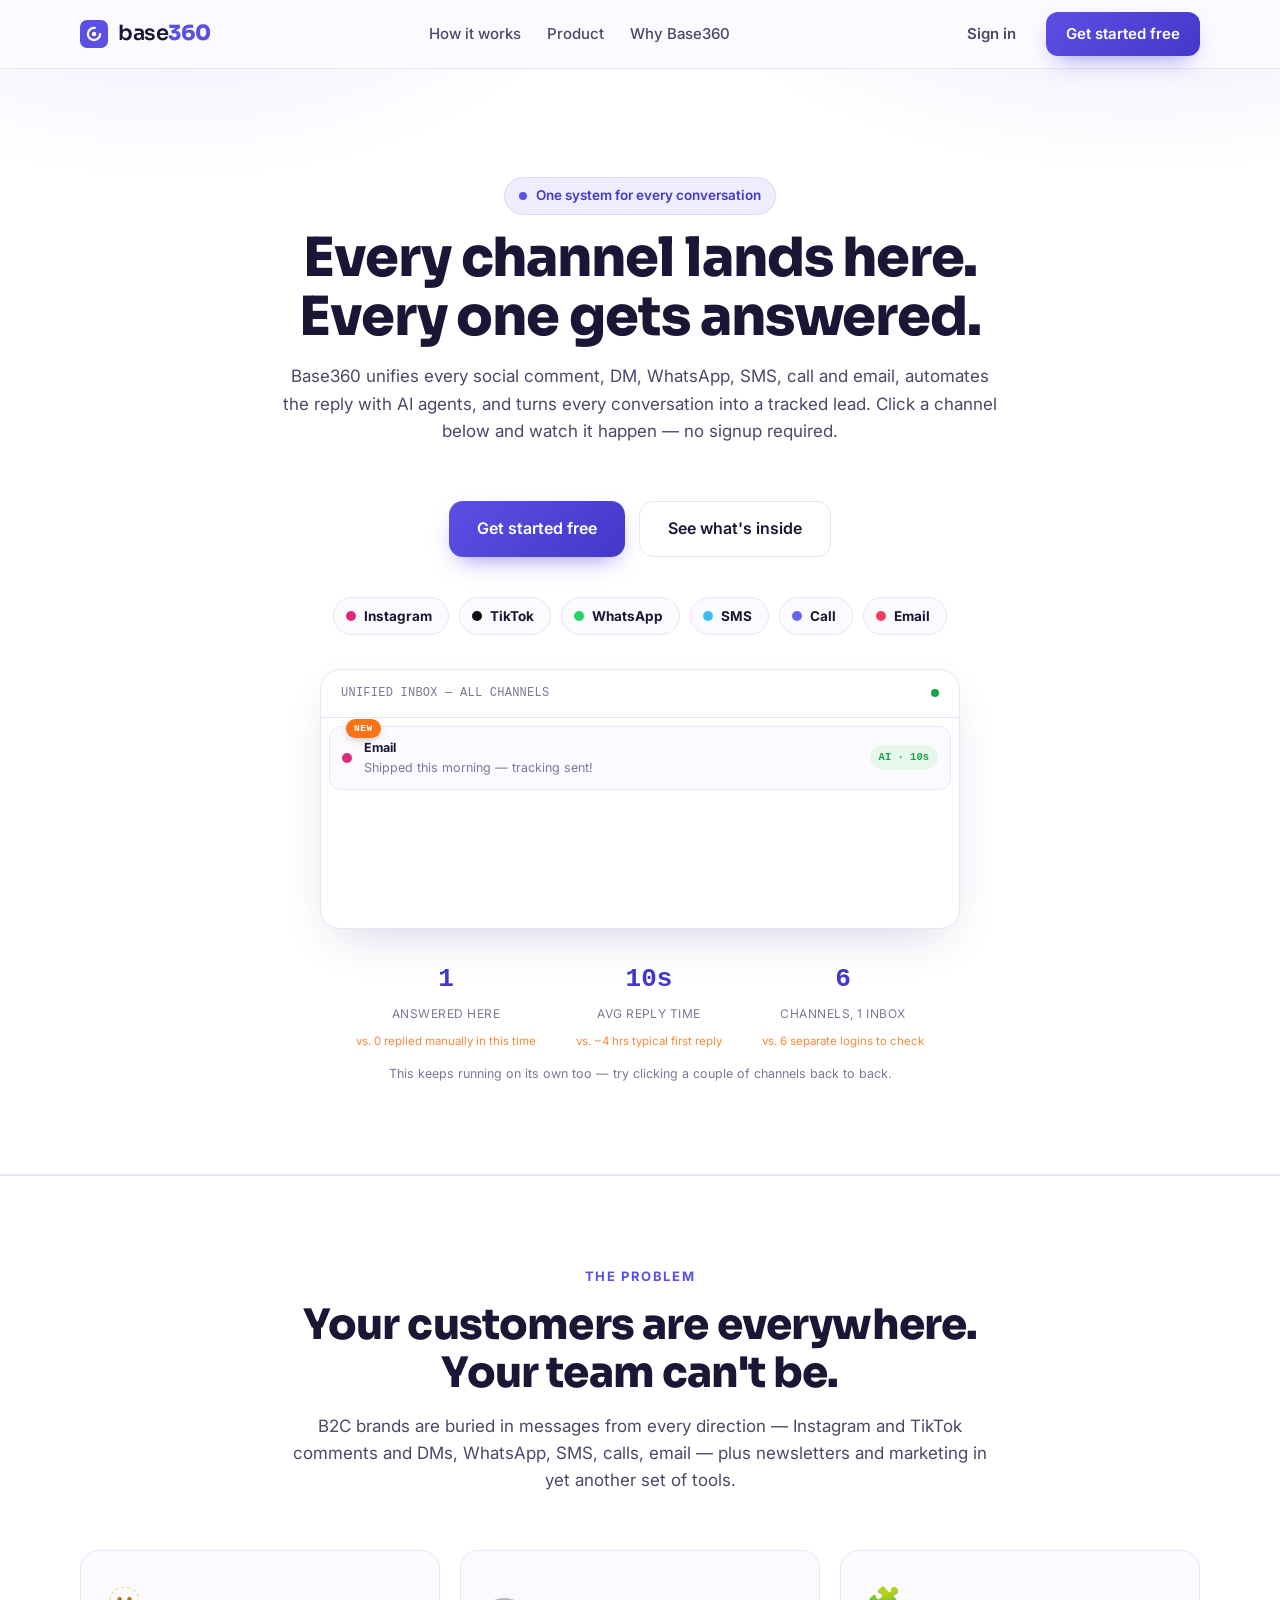
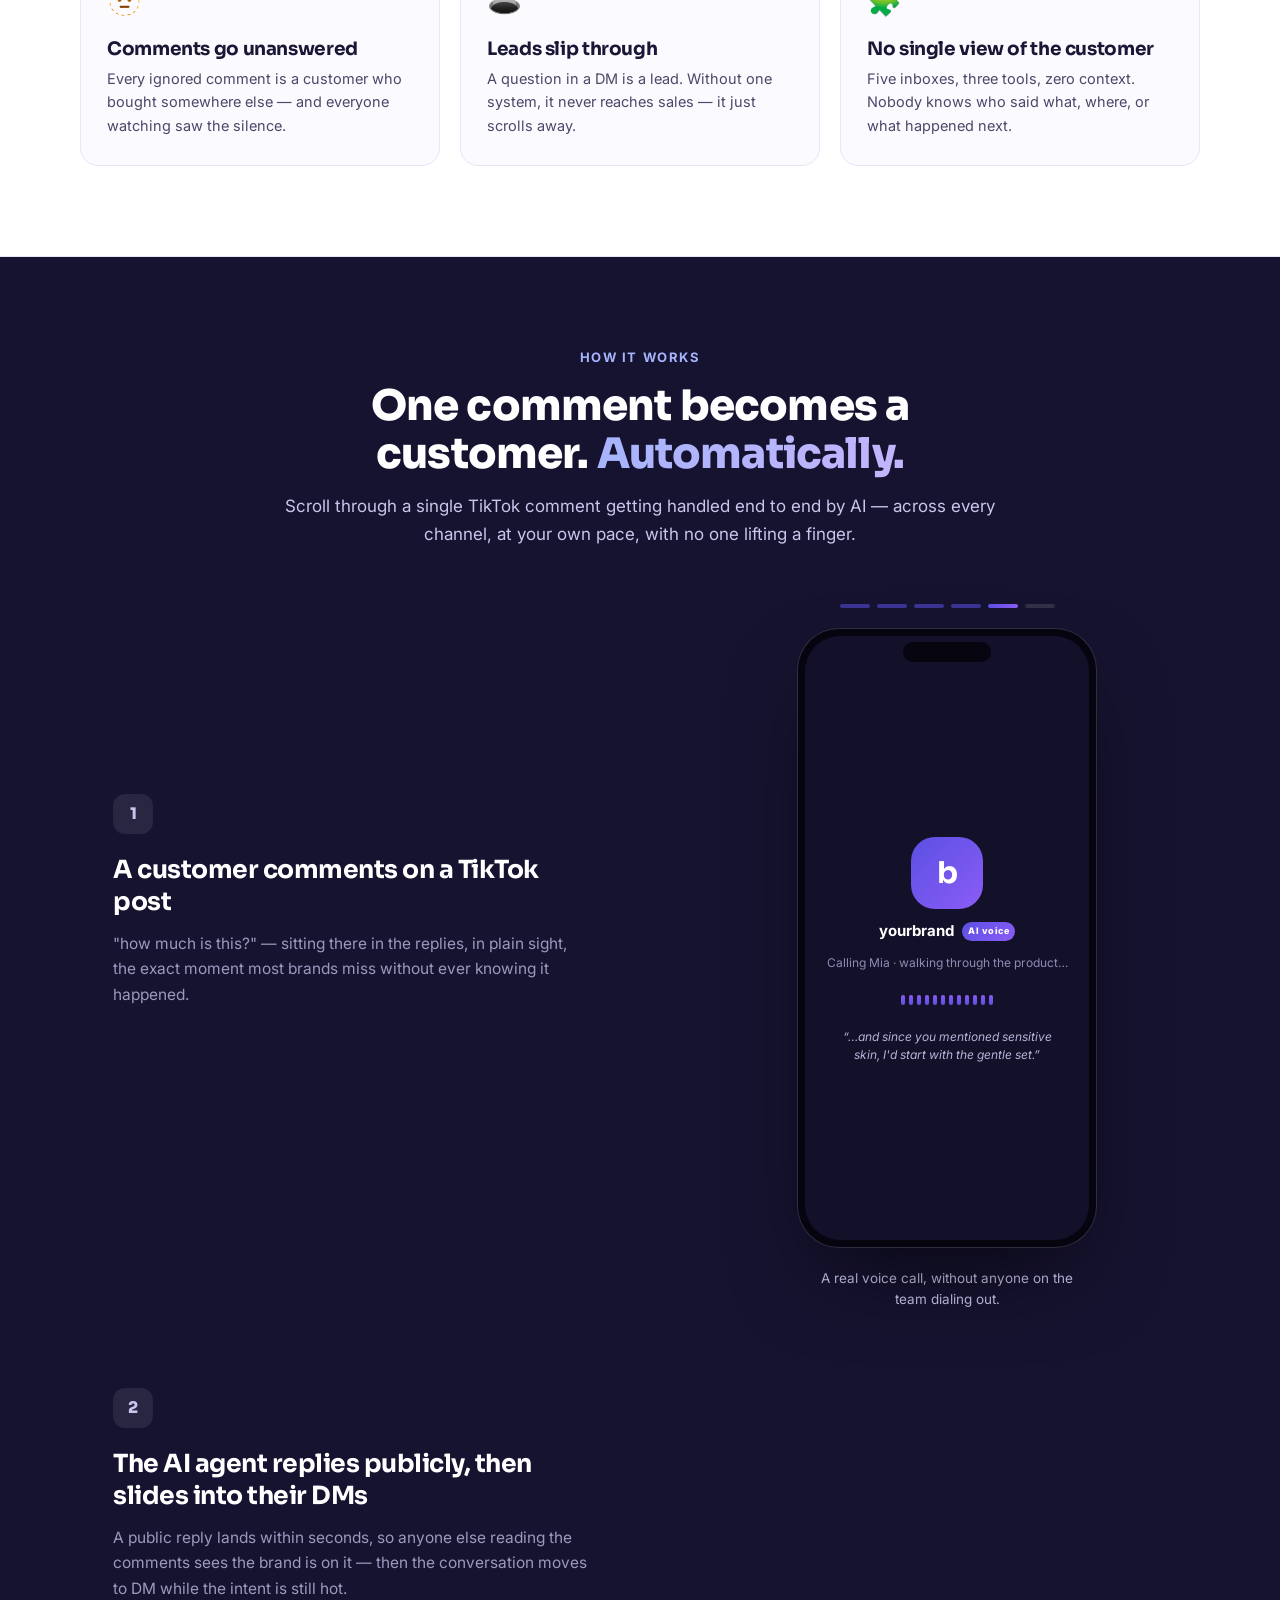
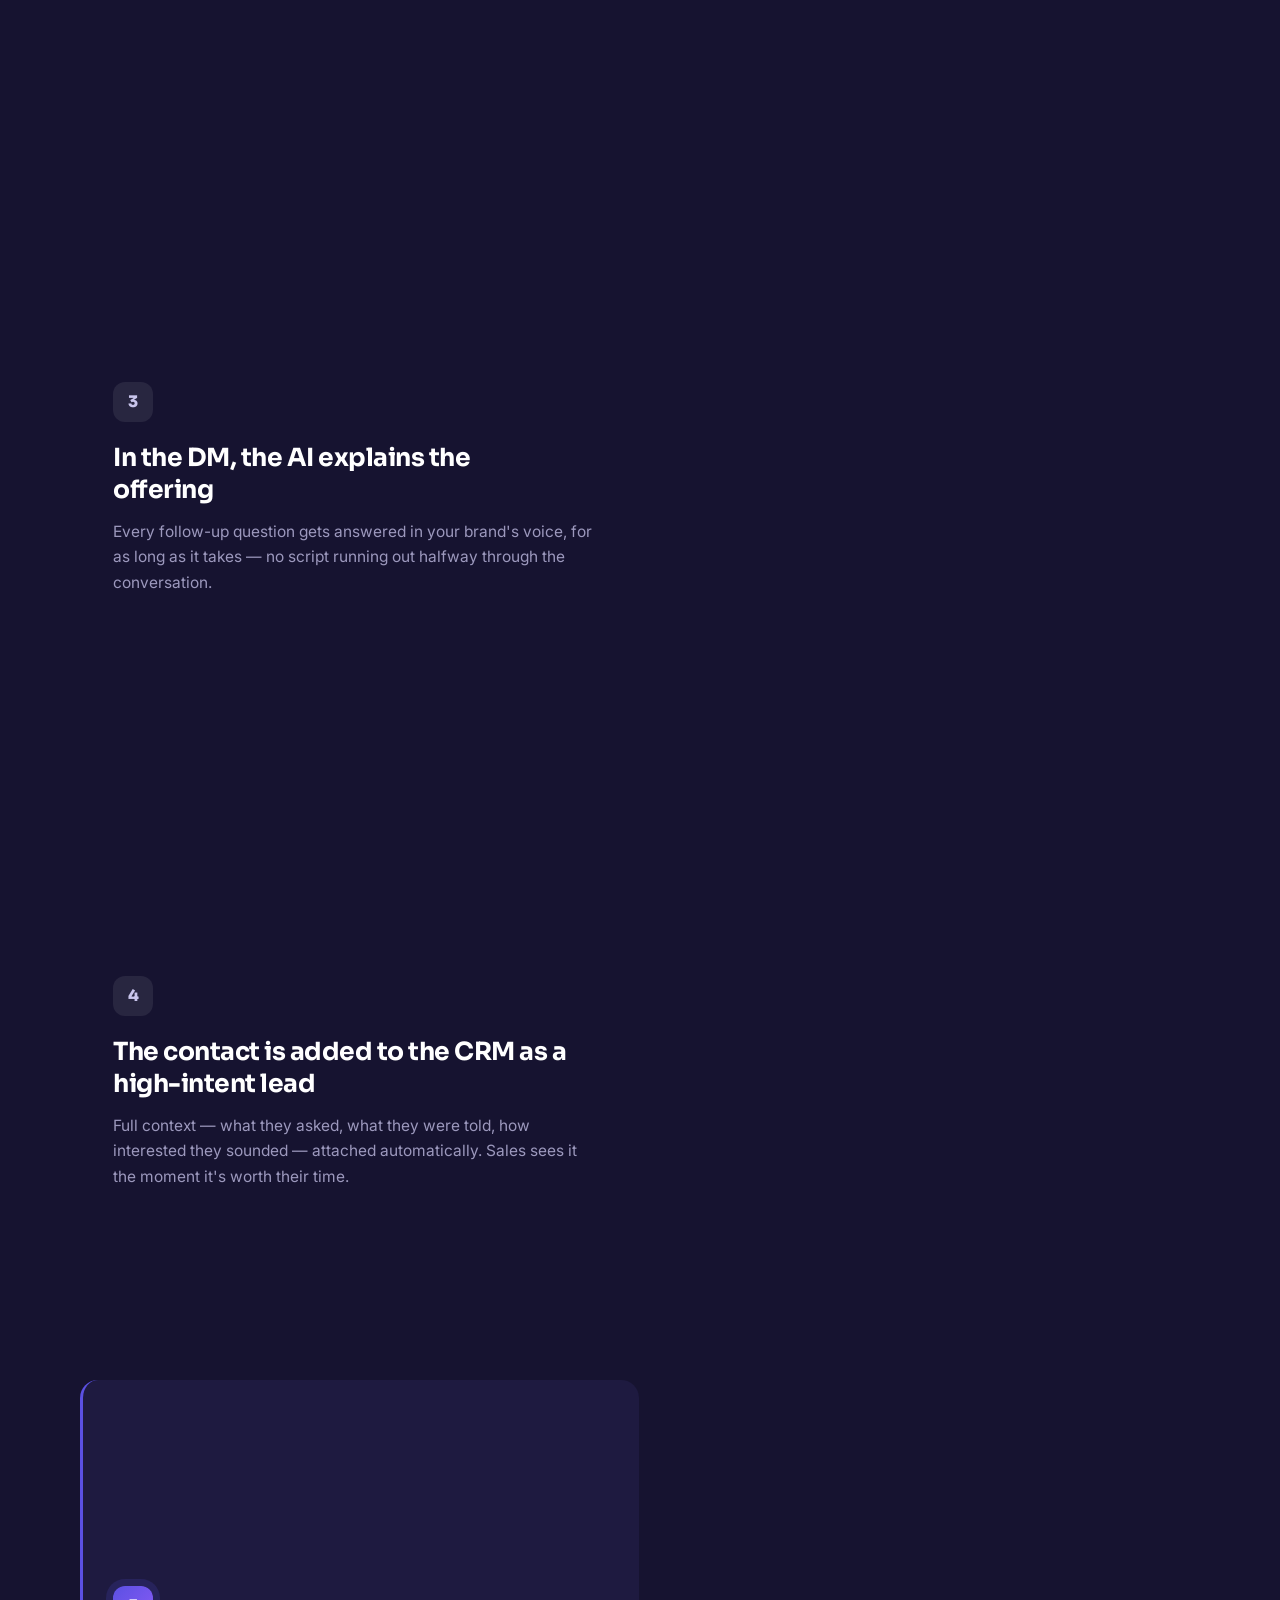
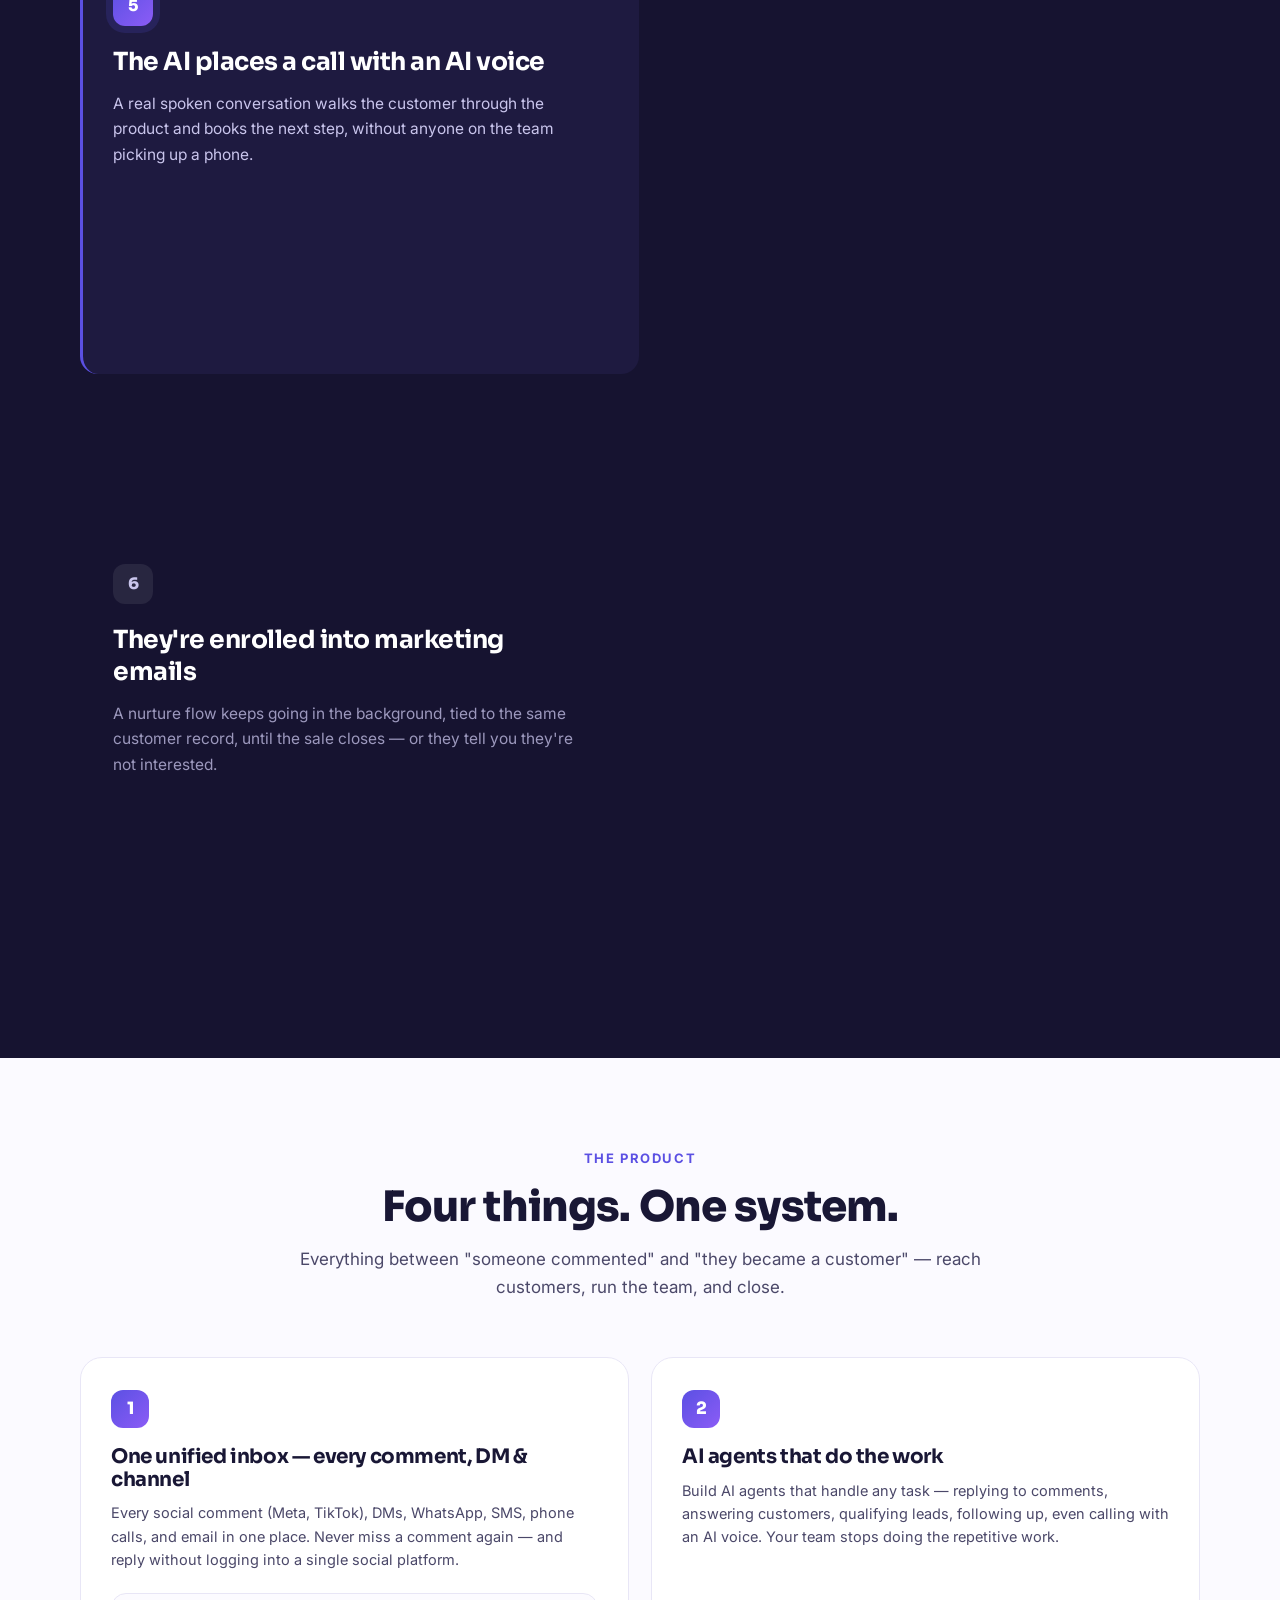
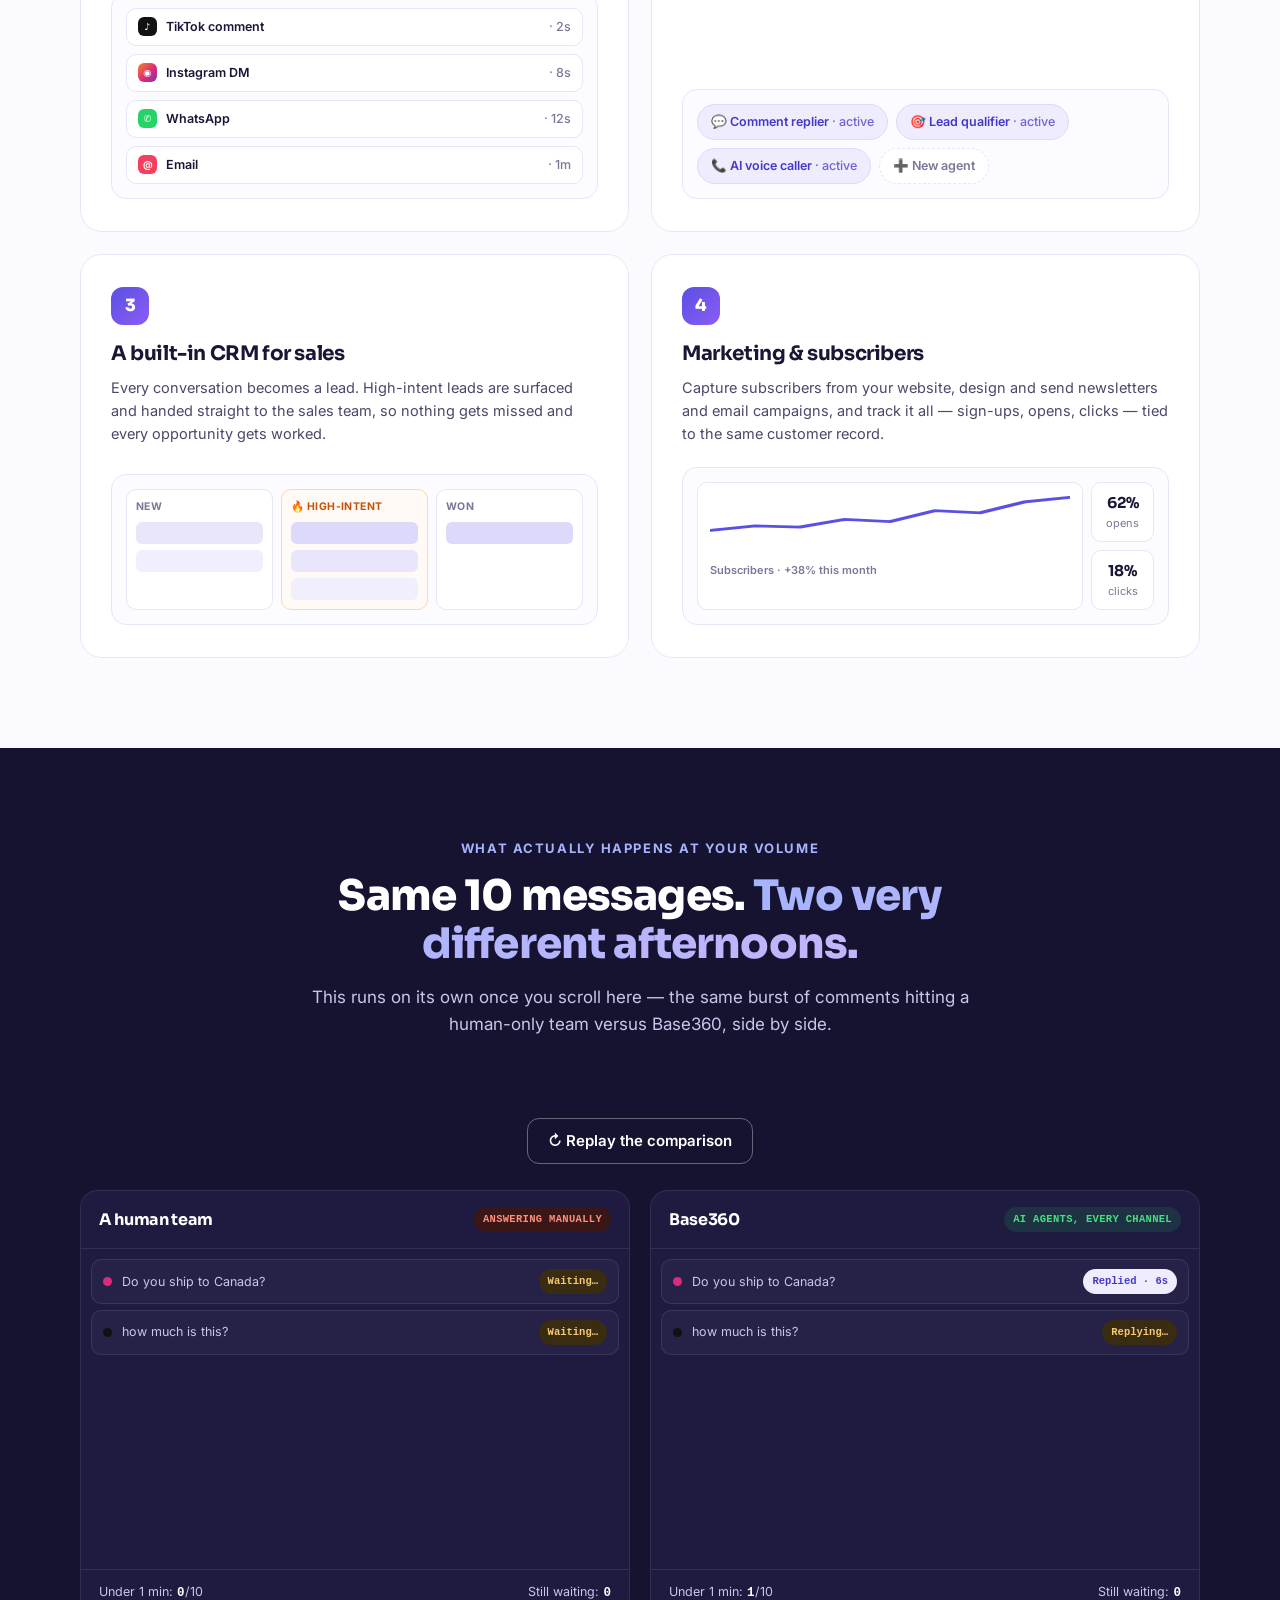
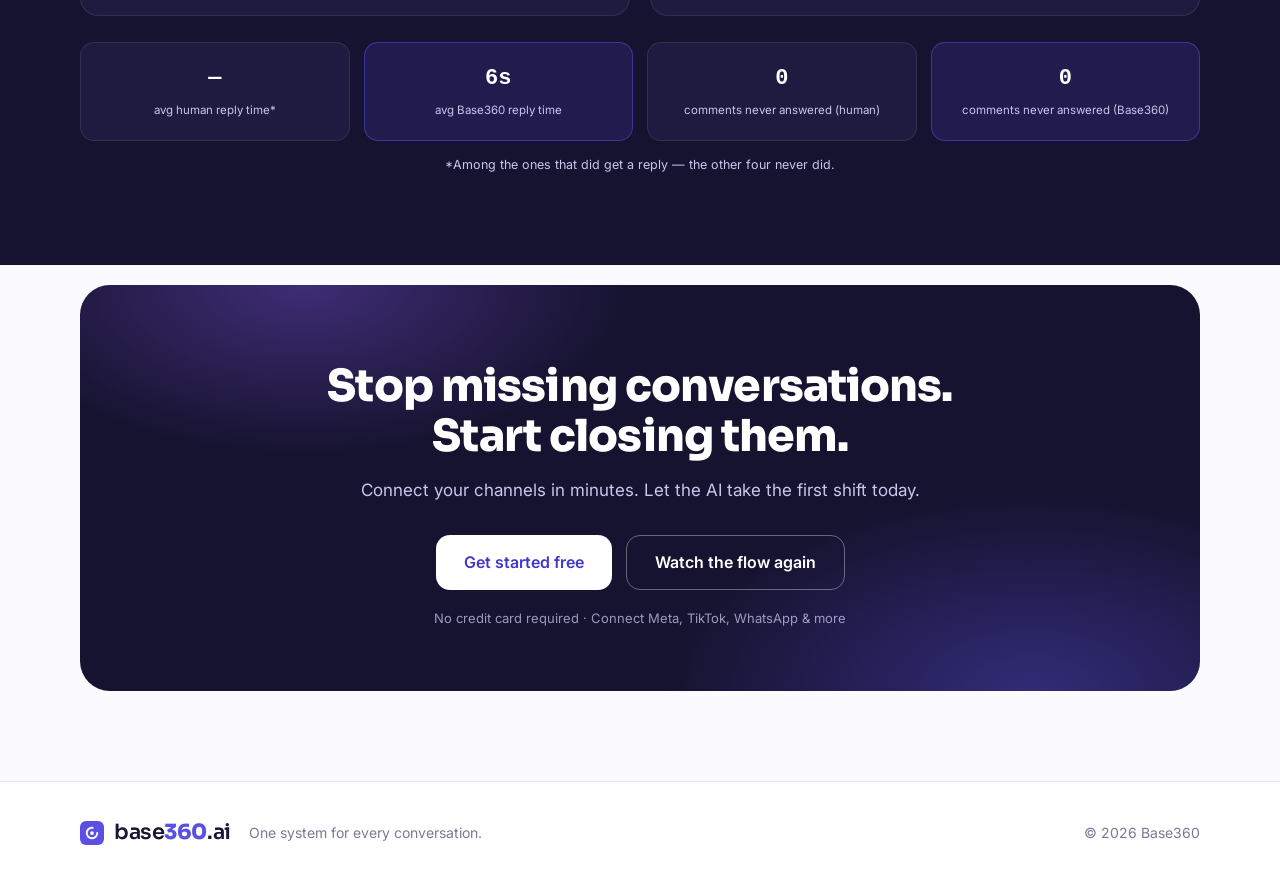
<file: index.html>
<!doctype html>
<html lang="en">
<head>
  <meta charset="utf-8" />
  <meta name="viewport" content="width=device-width, initial-scale=1" />
  <title>Base360 — Every conversation, every channel, every lead. In one system.</title>
  <meta name="description" content="Base360 unifies every social comment, DM, WhatsApp, SMS, call and email — automates the work with AI agents, and turns every conversation into a tracked lead." />
  <link rel="preconnect" href="https://fonts.googleapis.com" />
  <link rel="preconnect" href="https://fonts.gstatic.com" crossorigin />
  <link href="https://fonts.googleapis.com/css2?family=Sora:wght@600;700;800&family=Inter:wght@400;500;600;700&display=swap" rel="stylesheet" />
  <link rel="stylesheet" href="styles.css" />
  <link rel="icon" href="data:image/svg+xml,%3Csvg xmlns='http://www.w3.org/2000/svg' viewBox='0 0 32 32'%3E%3Crect width='32' height='32' rx='8' fill='%235b50e3'/%3E%3Ccircle cx='16' cy='16' r='7' fill='none' stroke='white' stroke-width='2.5' stroke-dasharray='33 11' stroke-linecap='round'/%3E%3Ccircle cx='16' cy='16' r='2.5' fill='white'/%3E%3C/svg%3E" />
</head>
<body>

  <!-- ============ NAV ============ -->
  <header class="nav" id="top">
    <div class="container nav-inner">
      <a class="logo" href="#top" aria-label="Base360 home">
        <span class="logo-mark" aria-hidden="true">
          <svg viewBox="0 0 32 32" width="28" height="28"><rect width="32" height="32" rx="8" fill="var(--primary)"/><circle cx="16" cy="16" r="7" fill="none" stroke="#fff" stroke-width="2.5" stroke-dasharray="33 11" stroke-linecap="round"/><circle cx="16" cy="16" r="2.5" fill="#fff"/></svg>
        </span>
        <span class="logo-word">base<b>360</b></span>
      </a>
      <nav class="nav-links" aria-label="Primary">
        <a href="#how">How it works</a>
        <a href="#features">Product</a>
        <a href="#problem">Why Base360</a>
      </nav>
      <div class="nav-cta">
        <a class="btn btn-ghost" href="#cta">Sign in</a>
        <a class="btn btn-primary" href="#cta">Get started free</a>
      </div>
    </div>
  </header>

  <main>

    <!-- ============ HERO: "See it unify" — now the hero, live multi-channel + auto-reply demo ============ -->
    <section class="unify unify-hero" id="unify">
      <div class="hero-glow" aria-hidden="true"></div>
      <div class="container">
        <div class="section-head reveal">
          <p class="kicker"><span class="pulse-dot" aria-hidden="true"></span> One system for every conversation</p>
          <h1>Every channel lands here.<br />Every one gets answered.</h1>
          <p class="sub">Base360 unifies every social comment, DM, WhatsApp, SMS, call and email, automates the reply with AI agents, and turns every conversation into a tracked lead. Click a channel below and watch it happen — no signup required.</p>
        </div>
        <div class="hero-actions center reveal">
          <a class="btn btn-primary btn-lg" href="#cta">Get started free</a>
          <a class="btn btn-outline btn-lg" href="#features">See what's inside</a>
        </div>

        <div class="unify-stage" id="unifyStage">
          <div class="unify-sources" role="group" aria-label="Simulate an incoming message from a channel">
            <button class="src-btn" type="button" data-src="ig" style="--c:#dd2a7b">Instagram</button>
            <button class="src-btn" type="button" data-src="tt" style="--c:#111111">TikTok</button>
            <button class="src-btn" type="button" data-src="wa" style="--c:#25d366">WhatsApp</button>
            <button class="src-btn" type="button" data-src="sms" style="--c:#38bdf8">SMS</button>
            <button class="src-btn" type="button" data-src="call" style="--c:#6366f1">Call</button>
            <button class="src-btn" type="button" data-src="mail" style="--c:#f43f5e">Email</button>
          </div>

          <div class="unify-inbox" id="unifyInbox">
            <div class="unify-inbox-head"><span>UNIFIED INBOX — ALL CHANNELS</span><span class="unify-live-dot" aria-hidden="true"></span></div>
            <div class="unify-rows" id="unifyRows">
              <p class="unify-empty" id="unifyEmpty">Click a channel above — the message will land here and get answered automatically.</p>
            </div>
          </div>
        </div>

        <div class="unify-stats reveal">
          <div><b id="unifyCount">0</b><span>Answered here</span><i class="unify-vs">vs. 0 replied manually in this time</i></div>
          <div><b id="unifyAvg">—</b><span>Avg reply time</span><i class="unify-vs">vs. ~4 hrs typical first reply</i></div>
          <div><b>6</b><span>Channels, 1 inbox</span><i class="unify-vs">vs. 6 separate logins to check</i></div>
        </div>
        <p class="unify-hint reveal">This keeps running on its own too — try clicking a couple of channels back to back.</p>
      </div>
    </section>

    <!-- ============ PROBLEM ============ -->
    <section class="problem" id="problem">
      <div class="container">
        <div class="section-head reveal">
          <p class="kicker">The problem</p>
          <h2>Your customers are everywhere.<br />Your team can't be.</h2>
          <p class="sub">B2C brands are buried in messages from every direction — Instagram and TikTok comments and DMs, WhatsApp, SMS, calls, email — plus newsletters and marketing in yet another set of tools.</p>
        </div>
        <div class="pain-grid">
          <div class="pain-card reveal" style="--d:.05s">
            <span class="pain-emoji">🫥</span>
            <h3>Comments go unanswered</h3>
            <p>Every ignored comment is a customer who bought somewhere else — and everyone watching saw the silence.</p>
          </div>
          <div class="pain-card reveal" style="--d:.15s">
            <span class="pain-emoji">🕳️</span>
            <h3>Leads slip through</h3>
            <p>A question in a DM is a lead. Without one system, it never reaches sales — it just scrolls away.</p>
          </div>
          <div class="pain-card reveal" style="--d:.25s">
            <span class="pain-emoji">🧩</span>
            <h3>No single view of the customer</h3>
            <p>Five inboxes, three tools, zero context. Nobody knows who said what, where, or what happened next.</p>
          </div>
        </div>
      </div>
    </section>

    <!-- ============ HOW IT WORKS — scroll-paced story ============ -->
    <section class="fs" id="how">
      <div class="container">
        <div class="section-head section-head-dark reveal">
          <p class="kicker kicker-dark">How it works</p>
          <h2>One comment becomes a customer. <em>Automatically.</em></h2>
          <p class="sub">Scroll through a single TikTok comment getting handled end to end by AI — across every channel, at your own pace, with no one lifting a finger.</p>
        </div>

        <div class="fs-grid">
          <!-- Tall, scroll-driven step list -->
          <div class="fs-steps" id="fsSteps">
            <div class="fstep" data-fstep="0">
              <span class="fnum">1</span>
              <h3>A customer comments on a TikTok post</h3>
              <p>"how much is this?" — sitting there in the replies, in plain sight, the exact moment most brands miss without ever knowing it happened.</p>
            </div>
            <div class="fstep" data-fstep="1">
              <span class="fnum">2</span>
              <h3>The AI agent replies publicly, then slides into their DMs</h3>
              <p>A public reply lands within seconds, so anyone else reading the comments sees the brand is on it — then the conversation moves to DM while the intent is still hot.</p>
            </div>
            <div class="fstep" data-fstep="2">
              <span class="fnum">3</span>
              <h3>In the DM, the AI explains the offering</h3>
              <p>Every follow-up question gets answered in your brand's voice, for as long as it takes — no script running out halfway through the conversation.</p>
            </div>
            <div class="fstep" data-fstep="3">
              <span class="fnum">4</span>
              <h3>The contact is added to the CRM as a high-intent lead</h3>
              <p>Full context — what they asked, what they were told, how interested they sounded — attached automatically. Sales sees it the moment it's worth their time.</p>
            </div>
            <div class="fstep" data-fstep="4">
              <span class="fnum">5</span>
              <h3>The AI places a call with an AI voice</h3>
              <p>A real spoken conversation walks the customer through the product and books the next step, without anyone on the team picking up a phone.</p>
            </div>
            <div class="fstep" data-fstep="5">
              <span class="fnum">6</span>
              <h3>They're enrolled into marketing emails</h3>
              <p>A nurture flow keeps going in the background, tied to the same customer record, until the sale closes — or they tell you they're not interested.</p>
            </div>
          </div>

          <!-- Sticky phone, driven by scroll position -->
          <div class="fs-sticky">
            <div class="fs-rail" aria-hidden="true">
              <span data-rail="0"></span><span data-rail="1"></span><span data-rail="2"></span><span data-rail="3"></span><span data-rail="4"></span><span data-rail="5"></span>
            </div>
            <div class="fphone" aria-hidden="true">
              <div class="fphone-notch"></div>

              <div class="fscreen fscreen-tiktok" data-fscreen="0">
                <div class="tiktok-video">
                  <span class="tv-gradient"></span>
                  <span class="tv-caption">✨ Our best-seller is back in stock</span>
                </div>
                <div class="tiktok-comments">
                  <div class="tk-comment appear-1">
                    <span class="avatar av-1">M</span>
                    <span><b>@mia.styles</b><i>how much is this? 😍</i></span>
                  </div>
                </div>
              </div>

              <div class="fscreen fscreen-tiktok" data-fscreen="1">
                <div class="tiktok-video small">
                  <span class="tv-gradient"></span>
                  <span class="tv-caption">✨ Our best-seller is back in stock</span>
                </div>
                <div class="tiktok-comments">
                  <div class="tk-comment">
                    <span class="avatar av-1">M</span>
                    <span><b>@mia.styles</b><i>how much is this? 😍</i></span>
                  </div>
                  <div class="tk-comment brand appear-1">
                    <span class="avatar av-brand">b</span>
                    <span><b>yourbrand <em class="ai-chip">AI</em></b><i>It's $49 with free shipping! Just sent you the details 💜</i></span>
                  </div>
                  <div class="dm-toast appear-2">→ Sliding into DMs…</div>
                </div>
              </div>

              <div class="fscreen fscreen-dm" data-fscreen="2">
                <div class="dm-head"><span class="avatar av-brand">b</span> yourbrand <em class="ai-chip">AI agent</em></div>
                <div class="dm-body">
                  <p class="bubble them appear-1">Hey Mia! 👋 The set you asked about is $49 — free shipping this week.</p>
                  <p class="bubble me appear-2">is it good for sensitive skin?</p>
                  <p class="bubble them appear-3">Totally — it's fragrance-free and dermatologist tested. Want me to hold one for you?</p>
                  <p class="bubble me appear-4">yes please!! 🙌</p>
                </div>
              </div>

              <div class="fscreen fscreen-crm" data-fscreen="3">
                <div class="crm-head">CRM · New lead</div>
                <div class="crm-card appear-1">
                  <div class="crm-top"><span class="avatar av-1 big">M</span><span><b>Mia Santoso</b><i>@mia.styles · TikTok</i></span></div>
                  <div class="crm-rows">
                    <span>Intent<b class="intent-hot">🔥 High</b></span>
                    <span>Source<b>TikTok comment</b></span>
                    <span>Stage<b>Qualified by AI</b></span>
                    <span>Owner<b>Sales · Andra</b></span>
                  </div>
                  <div class="crm-timeline appear-2">
                    <span>💬 Commented on post</span>
                    <span>⚡ AI replied publicly</span>
                    <span>📩 DM conversation · 4 msgs</span>
                    <span class="now">🎯 Handed to sales</span>
                  </div>
                </div>
              </div>

              <div class="fscreen fscreen-call" data-fscreen="4">
                <div class="call-avatar appear-1"><span class="avatar av-brand huge">b</span></div>
                <p class="call-name">yourbrand <em class="ai-chip">AI voice</em></p>
                <p class="call-status">Calling Mia · walking through the product…</p>
                <div class="waveform appear-2">
                  <span></span><span></span><span></span><span></span><span></span><span></span><span></span><span></span><span></span><span></span><span></span><span></span>
                </div>
                <p class="call-note appear-3">“…and since you mentioned sensitive skin, I'd start with the gentle set.”</p>
              </div>

              <div class="fscreen fscreen-email" data-fscreen="5">
                <div class="crm-head">Marketing · Enrolled</div>
                <div class="email-card appear-1">
                  <span class="email-tag">Welcome flow · Email 1 of 5</span>
                  <b>Mia, your gentle set is waiting 💜</b>
                  <i>Here's everything you asked about — plus 10% off your first order.</i>
                  <span class="email-btn">Complete your order</span>
                </div>
                <div class="email-stats appear-2">
                  <span><b>Opened</b> 2m ago</span>
                  <span><b>Clicked</b> ✓</span>
                  <span class="now"><b>Status</b> 🛒 Purchased</span>
                </div>
              </div>
            </div>
            <p class="fs-caption" id="fsCaption">Scroll — the phone will catch up to wherever you are.</p>
          </div>
        </div>
      </div>
    </section>

    <!-- ============ FEATURES ============ -->
    <section class="features" id="features">
      <div class="container">
        <div class="section-head reveal">
          <p class="kicker">The product</p>
          <h2>Four things. One system.</h2>
          <p class="sub">Everything between "someone commented" and "they became a customer" — reach customers, run the team, and close.</p>
        </div>

        <div class="feature-grid">
          <article class="feature-card reveal" style="--d:.05s">
            <span class="feature-num">1</span>
            <h3>One unified inbox — every comment, DM &amp; channel</h3>
            <p>Every social comment (Meta, TikTok), DMs, WhatsApp, SMS, phone calls, and email in one place. Never miss a comment again — and reply without logging into a single social platform.</p>
            <div class="mini mini-inbox" aria-hidden="true">
              <span><i class="ch-icon ch-tt"></i>TikTok comment <em>· 2s</em></span>
              <span><i class="ch-icon ch-ig"></i>Instagram DM <em>· 8s</em></span>
              <span><i class="ch-icon ch-wa"></i>WhatsApp <em>· 12s</em></span>
              <span><i class="ch-icon ch-mail"></i>Email <em>· 1m</em></span>
            </div>
          </article>

          <article class="feature-card reveal" style="--d:.15s">
            <span class="feature-num">2</span>
            <h3>AI agents that do the work</h3>
            <p>Build AI agents that handle any task — replying to comments, answering customers, qualifying leads, following up, even calling with an AI voice. Your team stops doing the repetitive work.</p>
            <div class="mini mini-agents" aria-hidden="true">
              <span class="agent-pill on">💬 Comment replier <em>· active</em></span>
              <span class="agent-pill on">🎯 Lead qualifier <em>· active</em></span>
              <span class="agent-pill on">📞 AI voice caller <em>· active</em></span>
              <span class="agent-pill">➕ New agent</span>
            </div>
          </article>

          <article class="feature-card reveal" style="--d:.25s">
            <span class="feature-num">3</span>
            <h3>A built-in CRM for sales</h3>
            <p>Every conversation becomes a lead. High-intent leads are surfaced and handed straight to the sales team, so nothing gets missed and every opportunity gets worked.</p>
            <div class="mini mini-crm" aria-hidden="true">
              <div class="kanban-col"><b>New</b><span class="kb kb-1"></span><span class="kb kb-2"></span></div>
              <div class="kanban-col hot"><b>🔥 High-intent</b><span class="kb kb-3"></span><span class="kb kb-1"></span><span class="kb kb-2"></span></div>
              <div class="kanban-col"><b>Won</b><span class="kb kb-3"></span></div>
            </div>
          </article>

          <article class="feature-card reveal" style="--d:.35s">
            <span class="feature-num">4</span>
            <h3>Marketing &amp; subscribers</h3>
            <p>Capture subscribers from your website, design and send newsletters and email campaigns, and track it all — sign-ups, opens, clicks — tied to the same customer record.</p>
            <div class="mini mini-marketing" aria-hidden="true">
              <div class="spark">
                <svg viewBox="0 0 120 40" preserveAspectRatio="none"><path d="M0 34 L15 30 L30 31 L45 24 L60 26 L75 16 L90 18 L105 8 L120 4" fill="none" stroke="var(--primary)" stroke-width="2.5" stroke-linecap="round"/></svg>
                <em>Subscribers · +38% this month</em>
              </div>
              <span class="mk-stat"><b>62%</b> opens</span>
              <span class="mk-stat"><b>18%</b> clicks</span>
            </div>
          </article>
        </div>
      </div>
    </section>

    <!-- ============ NEW: "Human vs AI" race comparison ============ -->
    <section class="race" id="race">
      <div class="container">
        <div class="section-head section-head-dark reveal">
          <p class="kicker kicker-dark">What actually happens at your volume</p>
          <h2>Same 10 messages. <em>Two very different afternoons.</em></h2>
          <p class="sub">This runs on its own once you scroll here — the same burst of comments hitting a human-only team versus Base360, side by side.</p>
        </div>
        <div style="text-align: center;">
          <a class="btn btn-outline-light" href="#race" id="raceReplay">↻ Replay the comparison</a>
        </div>

        <div class="race-grid reveal">
          <div class="race-col">
            <div class="race-head"><h3>A human team</h3><span class="race-tag bad">Answering manually</span></div>
            <div class="race-queue" id="raceHuman" aria-live="polite"></div>
            <div class="race-foot"><span>Under 1 min: <b id="humanFast">0</b>/10</span><span>Still waiting: <b id="humanStuck">0</b></span></div>
          </div>
          <div class="race-col">
            <div class="race-head"><h3>Base360</h3><span class="race-tag good">AI agents, every channel</span></div>
            <div class="race-queue" id="raceAI" aria-live="polite"></div>
            <div class="race-foot"><span>Under 1 min: <b id="aiFast">0</b>/10</span><span>Still waiting: <b id="aiStuck">0</b></span></div>
          </div>
        </div>

        <div class="race-score reveal" id="raceScore">
          <div><b id="scoreHumanAvg">—</b><span>avg human reply time*</span></div>
          <div class="hl"><b id="scoreAiAvg">—</b><span>avg Base360 reply time</span></div>
          <div><b id="scoreHumanStuck">0</b><span>comments never answered (human)</span></div>
          <div class="hl"><b id="scoreAiStuck">0</b><span>comments never answered (Base360)</span></div>
        </div>
        <p class="race-fine reveal">*Among the ones that did get a reply — the other four never did.</p>
      </div>
    </section>

    <!-- ============ CTA ============ -->
    <section class="cta" id="cta">
      <div class="container">
        <div class="cta-card reveal">
          <div class="cta-glow" aria-hidden="true"></div>
          <h2>Stop missing conversations.<br />Start closing them.</h2>
          <p>Connect your channels in minutes. Let the AI take the first shift today.</p>
          <div class="hero-actions center">
            <a class="btn btn-light btn-lg" href="#">Get started free</a>
            <a class="btn btn-outline-light btn-lg" href="#how">Watch the flow again</a>
          </div>
          <p class="cta-fine">No credit card required · Connect Meta, TikTok, WhatsApp &amp; more</p>
        </div>
      </div>
    </section>
  </main>

  <!-- ============ FOOTER ============ -->
  <footer class="footer">
    <div class="container footer-inner">
      <a class="logo" href="#top">
        <span class="logo-mark" aria-hidden="true">
          <svg viewBox="0 0 32 32" width="24" height="24"><rect width="32" height="32" rx="8" fill="var(--primary)"/><circle cx="16" cy="16" r="7" fill="none" stroke="#fff" stroke-width="2.5" stroke-dasharray="33 11" stroke-linecap="round"/><circle cx="16" cy="16" r="2.5" fill="#fff"/></svg>
        </span>
        <span class="logo-word">base<b>360</b>.ai</span>
      </a>
      <p>One system for every conversation.</p>
      <p class="footer-fine">© 2026 Base360</p>
    </div>
  </footer>

  <script src="app.js"></script>
</body>
</html>
</file>
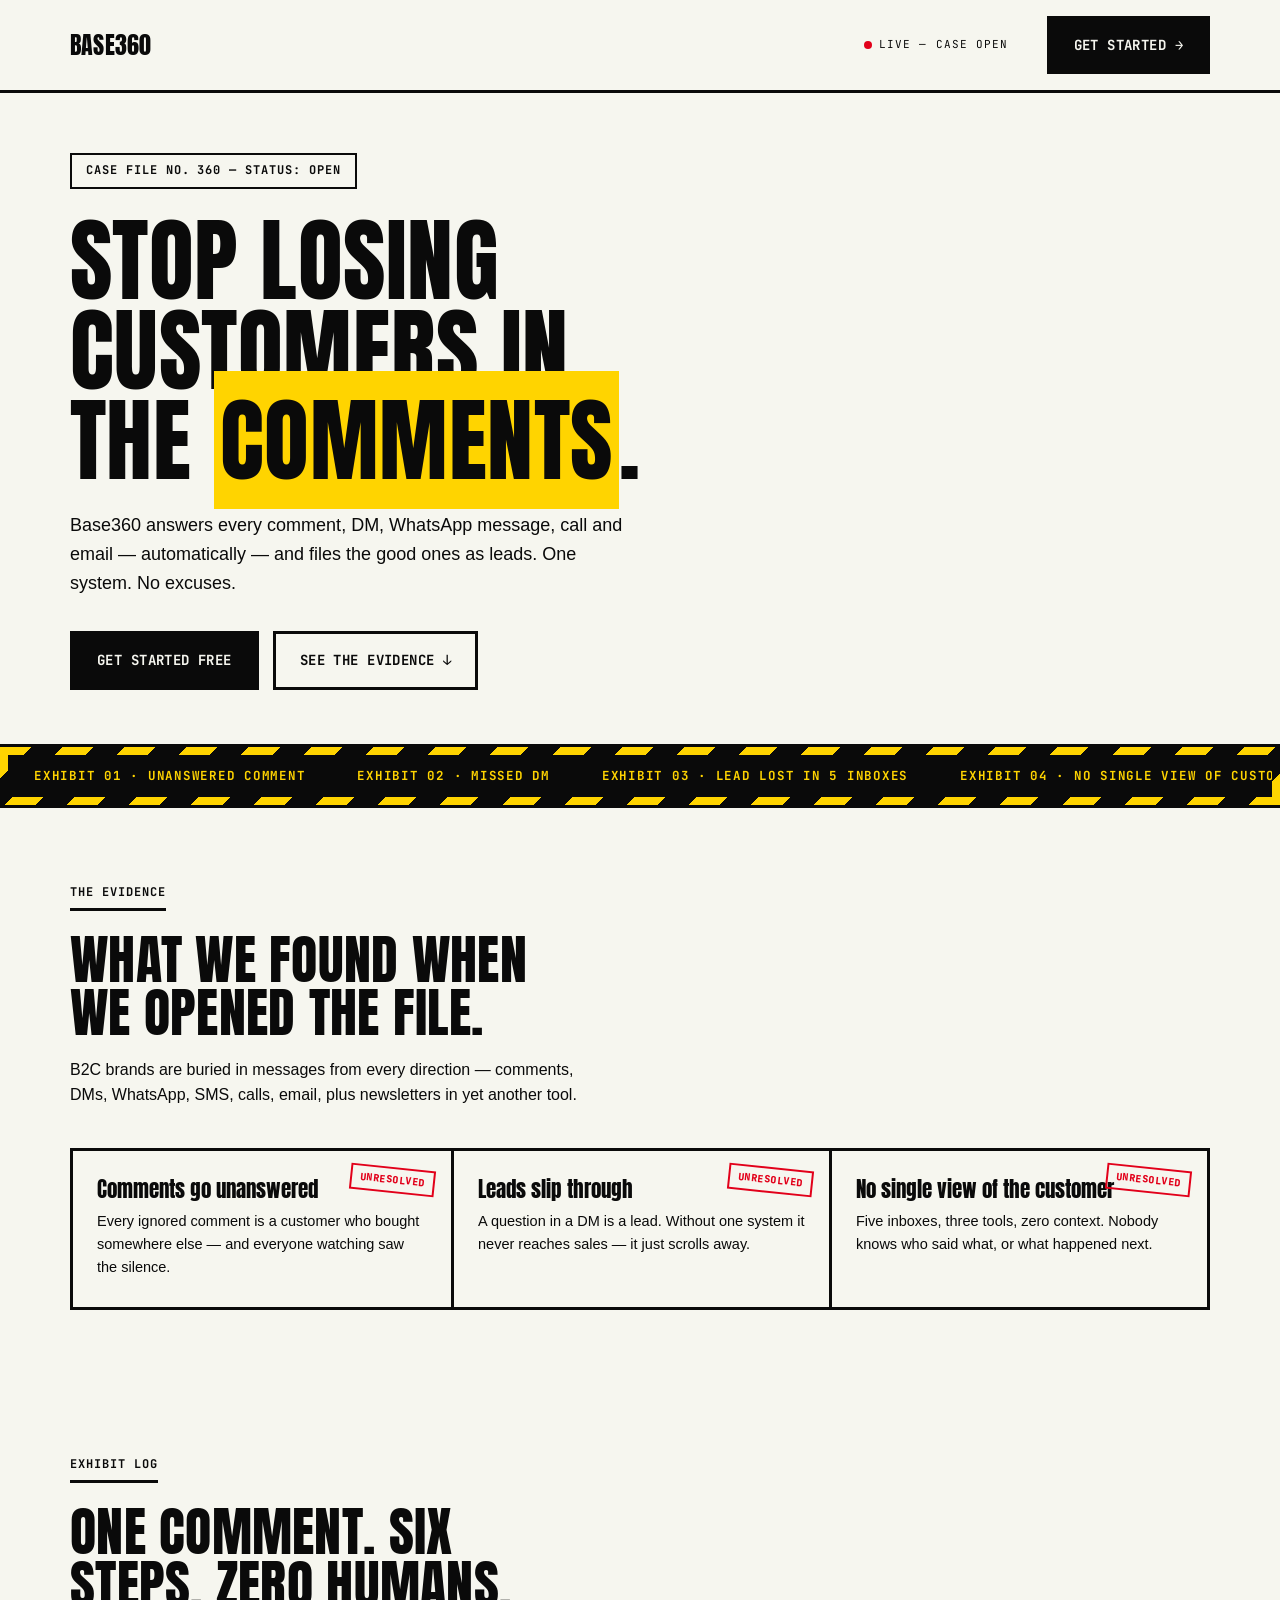
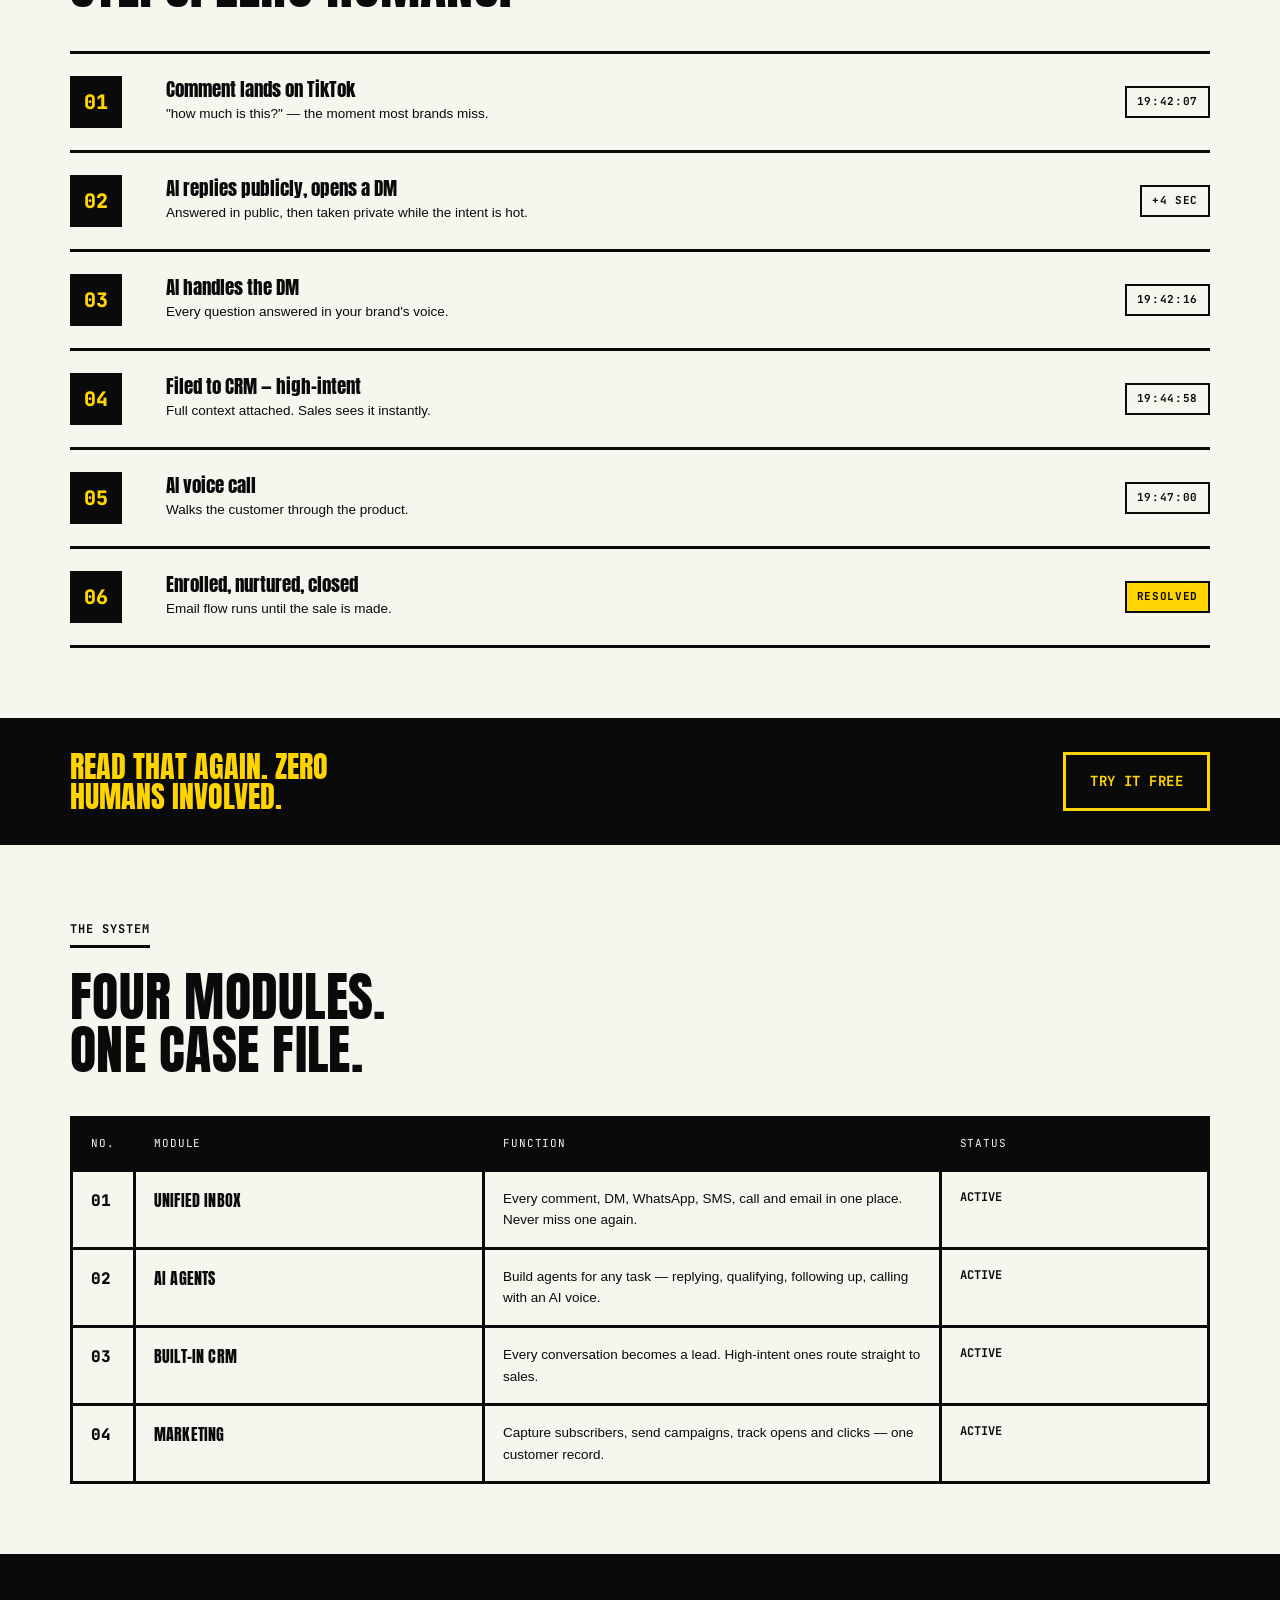
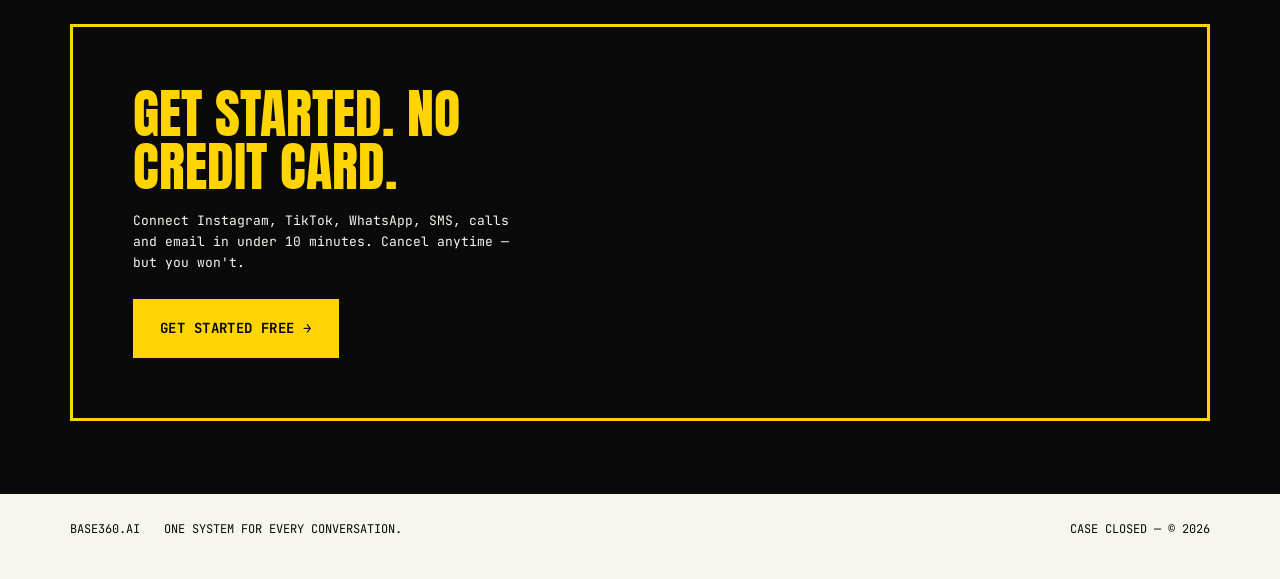
<file: alt-brutalist.html>
<!doctype html>
<html lang="en">
<head>
<meta charset="utf-8" />
<meta name="viewport" content="width=device-width, initial-scale=1" />
<title>Base360 — CASE FILE No. 360 — STOP LOSING CUSTOMERS IN THE COMMENTS</title>
<meta name="description" content="Base360, brutalist edition. One system that answers every comment, DM, WhatsApp message, call and email, automatically." />
<link rel="preconnect" href="https://fonts.googleapis.com" />
<link rel="preconnect" href="https://fonts.gstatic.com" crossorigin />
<link href="https://fonts.googleapis.com/css2?family=Anton&family=JetBrains+Mono:wght@400;500;700;800&display=swap" rel="stylesheet" />
<style>
/* ==========================================================
   Base360 — Alt 5: "The Case File" — brutalist design.
   Fixed single-theme world (a printed hazard bulletin does not
   have a night mode) — deliberate choice, not an oversight.
   Palette: black ink on raw paper, one safety-yellow accent,
   stamp-red used ONLY for urgency marks, never as a UI accent.
   Type: Anton (headline posters) / Arial-Helvetica (body, plain
   on purpose) / JetBrains Mono (stamps, case numbers, status).
   ========================================================== */
:root {
  --paper: #f6f6ef; --ink: #0a0a0a; --line: #0a0a0a;
  --yellow: #ffd400; --red: #e2001a;
  --disp: "Anton", Impact, "Arial Narrow Bold", sans-serif;
  --body: Arial, Helvetica, system-ui, sans-serif;
  --mono: "JetBrains Mono", ui-monospace, "SF Mono", Menlo, Consolas, monospace;
}
* { margin: 0; padding: 0; box-sizing: border-box; }
html { scroll-behavior: smooth; }
body { background: var(--paper); color: var(--ink); font-family: var(--body); line-height: 1.6; -webkit-font-smoothing: antialiased; overflow-x: hidden; }
.shell { width: min(1140px, 100% - 40px); margin-inline: auto; }
a { color: inherit; }
a:focus-visible, button:focus-visible { outline: 3px solid var(--red); outline-offset: 2px; }
.mono { font-family: var(--mono); }
h1, h2, h3 { font-family: var(--disp); font-weight: 400; text-transform: uppercase; letter-spacing: 0.005em; line-height: 0.98; text-wrap: balance; }
.mark { background: var(--yellow); padding: 0 6px; box-decoration-break: clone; -webkit-box-decoration-break: clone; }

.reveal { opacity: 0; transform: translateY(14px); transition: opacity .4s linear, transform .4s ease; }
.reveal.in { opacity: 1; transform: none; }

.btn { display: inline-flex; align-items: center; gap: 10px; font-family: var(--mono); font-weight: 700; font-size: 14px; letter-spacing: 0.03em; text-transform: uppercase; padding: 15px 24px; border: 3px solid var(--ink); text-decoration: none; cursor: pointer; transition: background .1s, color .1s; }
.btn-solid { background: var(--ink); color: var(--paper); }
.btn-solid:hover { background: var(--yellow); color: var(--ink); }
.btn-outline { background: transparent; color: var(--ink); }
.btn-outline:hover { background: var(--ink); color: var(--paper); }

/* ---------- Header ---------- */
header { border-bottom: 3px solid var(--ink); position: sticky; top: 0; background: var(--paper); z-index: 40; }
.head-row { display: flex; align-items: center; gap: 20px; padding: 16px 0; }
.word { font-family: var(--disp); font-size: 24px; letter-spacing: 0.01em; text-decoration: none; text-transform: uppercase; }
.live { display: flex; align-items: center; gap: 7px; font-family: var(--mono); font-size: 11px; letter-spacing: 0.1em; text-transform: uppercase; margin-left: auto; margin-right: 18px; }
.live-dot { width: 8px; height: 8px; border-radius: 50%; background: var(--red); }
@media (prefers-reduced-motion: no-preference) { .live-dot { animation: blink 1.6s steps(2) infinite; } }
@keyframes blink { 50% { opacity: 0.15; } }

/* ---------- Hero ---------- */
.hero { padding: 60px 0 0; }
.stamp { display: inline-block; font-family: var(--mono); font-size: 12px; font-weight: 700; letter-spacing: 0.08em; text-transform: uppercase; border: 2px solid var(--ink); padding: 6px 14px; margin-bottom: 26px; transform: rotate(-1deg); }
h1.hero-h { font-size: clamp(40px, 8vw, 92px); margin-bottom: 26px; max-width: 17ch; }
.hero-sub { font-size: 18px; max-width: 56ch; margin-bottom: 34px; }
.hero-cta { display: flex; gap: 14px; flex-wrap: wrap; margin-bottom: 0; }

/* Hazard ticker */
.hazard { margin-top: 54px; border-top: 3px solid var(--ink); border-bottom: 3px solid var(--ink); overflow: hidden; background: repeating-linear-gradient(135deg, var(--yellow) 0 22px, var(--ink) 22px 44px); }
.hazard-inner { background: var(--ink); margin: 8px; overflow: hidden; }
.hazard-track { display: flex; width: max-content; animation: scroll-x 34s linear infinite; padding: 11px 0; }
.hazard:hover .hazard-track { animation-play-state: paused; }
@keyframes scroll-x { to { transform: translateX(-50%); } }
.hazard-item { font-family: var(--mono); font-size: 12.5px; font-weight: 700; color: var(--yellow); letter-spacing: 0.06em; white-space: nowrap; padding: 0 26px; text-transform: uppercase; }

/* ---------- Sections ---------- */
section { padding: 70px 0; }
.sec-tag { display: inline-block; font-family: var(--mono); font-size: 12px; font-weight: 700; letter-spacing: 0.08em; text-transform: uppercase; border-bottom: 3px solid var(--ink); padding-bottom: 6px; margin-bottom: 22px; }
h2 { font-size: clamp(30px, 4.6vw, 54px); max-width: 20ch; margin-bottom: 18px; }
.sec-sub { max-width: 60ch; font-size: 16px; }

/* ---------- Evidence cards ---------- */
.evidence { display: grid; grid-template-columns: repeat(3, 1fr); gap: 0; margin-top: 40px; border: 3px solid var(--ink); }
.ev-card { position: relative; padding: 28px 24px; border-left: 3px solid var(--ink); }
.ev-card:first-child { border-left: none; }
.ev-stamp { position: absolute; top: 16px; right: 16px; font-family: var(--mono); font-size: 10px; font-weight: 800; letter-spacing: 0.05em; color: var(--red); border: 2px solid var(--red); padding: 3px 8px; transform: rotate(6deg); }
.ev-card h3 { font-size: 21px; text-transform: none; margin-bottom: 10px; max-width: none; letter-spacing: 0; }
.ev-card p { font-size: 14.5px; }

/* ---------- Exhibit log ---------- */
.log { margin-top: 40px; border-top: 3px solid var(--ink); }
.log-row { display: grid; grid-template-columns: 76px 1fr auto; gap: 20px; align-items: center; padding: 22px 0; border-bottom: 3px solid var(--ink); }
.log-num { font-family: var(--mono); font-weight: 800; font-size: 20px; background: var(--ink); color: var(--yellow); width: 52px; height: 52px; display: grid; place-items: center; }
.log-body h3 { font-size: 19px; text-transform: none; letter-spacing: 0; margin-bottom: 4px; max-width: none; }
.log-body p { font-size: 13.5px; }
.log-status { font-family: var(--mono); font-size: 11px; font-weight: 700; letter-spacing: 0.06em; text-transform: uppercase; border: 2px solid var(--ink); padding: 5px 10px; white-space: nowrap; }
.log-status.done { background: var(--yellow); }

/* ---------- Mid band ---------- */
.mid-band { background: var(--ink); color: var(--yellow); padding: 34px 0; }
.mid-inner { display: flex; align-items: center; justify-content: space-between; gap: 22px; flex-wrap: wrap; }
.mid-inner h3 { color: var(--yellow); font-size: clamp(20px, 3vw, 30px); max-width: 22ch; letter-spacing: 0; }
.mid-band .btn-outline { border-color: var(--yellow); color: var(--yellow); }
.mid-band .btn-outline:hover { background: var(--yellow); color: var(--ink); }

/* ---------- Spec form (features) ---------- */
.form-table { margin-top: 40px; border: 3px solid var(--ink); }
.form-head, .form-row { display: grid; grid-template-columns: 60px 1.3fr 1.7fr 1fr; }
.form-head { background: var(--ink); color: var(--paper); font-family: var(--mono); font-size: 11px; letter-spacing: 0.08em; text-transform: uppercase; }
.form-row { border-top: 3px solid var(--ink); }
.f-cell { padding: 16px 18px; border-left: 3px solid var(--ink); }
.f-cell:first-child { border-left: none; }
.form-row .f-cell:nth-child(2) { font-family: var(--disp); font-size: 16px; letter-spacing: 0.01em; text-transform: uppercase; }
.form-row .f-cell:nth-child(3) { font-size: 13.5px; }
.form-row .f-cell:nth-child(4) { font-family: var(--mono); font-size: 12px; font-weight: 700; }
.f-num { font-family: var(--mono); font-weight: 800; }

/* ---------- Final CTA ---------- */
.final { background: var(--ink); padding: 70px 0; }
.final-inner { border: 3px solid var(--yellow); padding: clamp(30px, 6vw, 60px); }
.final h2 { color: var(--yellow); max-width: 16ch; letter-spacing: 0; }
.final p.mono { color: var(--paper); font-size: 13px; margin-top: 18px; max-width: 50ch; }
.final .btn-solid { background: var(--yellow); color: var(--ink); border-color: var(--yellow); margin-top: 26px; }
.final .btn-solid:hover { background: var(--paper); }

footer { border-top: 3px solid var(--ink); padding: 26px 0 40px; }
.foot-row { display: flex; flex-wrap: wrap; gap: 10px 24px; align-items: baseline; font-family: var(--mono); font-size: 12px; }
.foot-row .right { margin-left: auto; }

@media (max-width: 860px) {
  .evidence { grid-template-columns: 1fr; }
  .ev-card { border-left: none; border-top: 3px solid var(--ink); }
  .ev-card:first-child { border-top: none; }
  .log-row { grid-template-columns: 52px 1fr; }
  .log-status { grid-column: 2; justify-self: start; }
  .form-head { display: none; }
  .form-row { grid-template-columns: 1fr; }
  .f-cell { border-left: none; border-top: 2px dashed var(--ink); padding: 12px 16px; }
  .f-cell:first-child { border-top: none; }
}
@media (prefers-reduced-motion: reduce) {
  html { scroll-behavior: auto; }
  .reveal { opacity: 1; transform: none; transition: none; }
  .hazard-track { animation: none; }
  .live-dot { animation: none; opacity: 1; }
}
</style>
</head>
<body>

<header>
  <div class="shell head-row">
    <a class="word" href="#top">BASE360</a>
    <span class="live"><span class="live-dot" aria-hidden="true"></span>LIVE — CASE OPEN</span>
    <a class="btn btn-solid" href="#cta">Get Started →</a>
  </div>
</header>

<main id="top">
  <div class="hero shell">
    <p class="stamp reveal">CASE FILE NO. 360 — STATUS: OPEN</p>
    <h1 class="hero-h reveal">Stop losing customers in the <span class="mark">comments</span>.</h1>
    <p class="hero-sub reveal">Base360 answers every comment, DM, WhatsApp message, call and email — automatically — and files the good ones as leads. One system. No excuses.</p>
    <div class="hero-cta reveal">
      <a class="btn btn-solid" href="#cta">Get Started Free</a>
      <a class="btn btn-outline" href="#evidence">See The Evidence ↓</a>
    </div>
  </div>

  <div class="hazard reveal">
    <div class="hazard-inner">
      <div class="hazard-track" id="hazardTrack">
        <span class="hazard-item">EXHIBIT 01 · UNANSWERED COMMENT</span>
        <span class="hazard-item">EXHIBIT 02 · MISSED DM</span>
        <span class="hazard-item">EXHIBIT 03 · LEAD LOST IN 5 INBOXES</span>
        <span class="hazard-item">EXHIBIT 04 · NO SINGLE VIEW OF CUSTOMER</span>
        <span class="hazard-item">RESOLUTION: BASE360</span>
      </div>
    </div>
  </div>

  <!-- ============ Evidence ============ -->
  <section id="evidence">
    <div class="shell">
      <p class="sec-tag reveal">The Evidence</p>
      <h2 class="reveal">What we found when we opened the file.</h2>
      <p class="sec-sub reveal">B2C brands are buried in messages from every direction — comments, DMs, WhatsApp, SMS, calls, email, plus newsletters in yet another tool.</p>
      <div class="evidence reveal">
        <div class="ev-card"><span class="ev-stamp">UNRESOLVED</span><h3>Comments go unanswered</h3><p>Every ignored comment is a customer who bought somewhere else — and everyone watching saw the silence.</p></div>
        <div class="ev-card"><span class="ev-stamp">UNRESOLVED</span><h3>Leads slip through</h3><p>A question in a DM is a lead. Without one system it never reaches sales — it just scrolls away.</p></div>
        <div class="ev-card"><span class="ev-stamp">UNRESOLVED</span><h3>No single view of the customer</h3><p>Five inboxes, three tools, zero context. Nobody knows who said what, or what happened next.</p></div>
      </div>
    </div>
  </section>

  <!-- ============ Exhibit log (hero story) ============ -->
  <section>
    <div class="shell">
      <p class="sec-tag reveal">Exhibit Log</p>
      <h2 class="reveal">One comment. Six steps. Zero humans.</h2>
      <div class="log reveal">
        <div class="log-row"><span class="log-num">01</span><div class="log-body"><h3>Comment lands on TikTok</h3><p>"how much is this?" — the moment most brands miss.</p></div><span class="log-status">19:42:07</span></div>
        <div class="log-row"><span class="log-num">02</span><div class="log-body"><h3>AI replies publicly, opens a DM</h3><p>Answered in public, then taken private while the intent is hot.</p></div><span class="log-status">+4 SEC</span></div>
        <div class="log-row"><span class="log-num">03</span><div class="log-body"><h3>AI handles the DM</h3><p>Every question answered in your brand's voice.</p></div><span class="log-status">19:42:16</span></div>
        <div class="log-row"><span class="log-num">04</span><div class="log-body"><h3>Filed to CRM — high-intent</h3><p>Full context attached. Sales sees it instantly.</p></div><span class="log-status">19:44:58</span></div>
        <div class="log-row"><span class="log-num">05</span><div class="log-body"><h3>AI voice call</h3><p>Walks the customer through the product.</p></div><span class="log-status">19:47:00</span></div>
        <div class="log-row"><span class="log-num">06</span><div class="log-body"><h3>Enrolled, nurtured, closed</h3><p>Email flow runs until the sale is made.</p></div><span class="log-status done">RESOLVED</span></div>
      </div>
    </div>
  </section>

  <div class="mid-band reveal">
    <div class="shell mid-inner">
      <h3>Read that again. Zero humans involved.</h3>
      <a class="btn btn-outline" href="#cta">Try It Free</a>
    </div>
  </div>

  <!-- ============ System spec (features) ============ -->
  <section id="system">
    <div class="shell">
      <p class="sec-tag reveal">The System</p>
      <h2 class="reveal">Four modules. One case file.</h2>
      <div class="form-table reveal">
        <div class="form-head"><span class="f-cell">NO.</span><span class="f-cell">Module</span><span class="f-cell">Function</span><span class="f-cell">Status</span></div>
        <div class="form-row">
          <span class="f-cell f-num">01</span>
          <span class="f-cell">Unified Inbox</span>
          <span class="f-cell">Every comment, DM, WhatsApp, SMS, call and email in one place. Never miss one again.</span>
          <span class="f-cell">ACTIVE</span>
        </div>
        <div class="form-row">
          <span class="f-cell f-num">02</span>
          <span class="f-cell">AI Agents</span>
          <span class="f-cell">Build agents for any task — replying, qualifying, following up, calling with an AI voice.</span>
          <span class="f-cell">ACTIVE</span>
        </div>
        <div class="form-row">
          <span class="f-cell f-num">03</span>
          <span class="f-cell">Built-In CRM</span>
          <span class="f-cell">Every conversation becomes a lead. High-intent ones route straight to sales.</span>
          <span class="f-cell">ACTIVE</span>
        </div>
        <div class="form-row">
          <span class="f-cell f-num">04</span>
          <span class="f-cell">Marketing</span>
          <span class="f-cell">Capture subscribers, send campaigns, track opens and clicks — one customer record.</span>
          <span class="f-cell">ACTIVE</span>
        </div>
      </div>
    </div>
  </section>

  <!-- ============ Final CTA ============ -->
  <section class="final" id="cta">
    <div class="shell">
      <div class="final-inner reveal">
        <h2>Get started. No credit card.</h2>
        <p class="mono">Connect Instagram, TikTok, WhatsApp, SMS, calls and email in under 10 minutes. Cancel anytime — but you won't.</p>
        <a class="btn btn-solid" href="#top">Get Started Free →</a>
      </div>
    </div>
  </section>
</main>

<footer>
  <div class="shell foot-row">
    <span>BASE360.AI</span>
    <span>ONE SYSTEM FOR EVERY CONVERSATION.</span>
    <span class="right">CASE CLOSED — © 2026</span>
  </div>
</footer>

<script>
(function(){
  "use strict";
  var reduced = window.matchMedia("(prefers-reduced-motion: reduce)").matches;
  var els = document.querySelectorAll(".reveal");
  if ("IntersectionObserver" in window && !reduced) {
    var io = new IntersectionObserver(function(entries){
      entries.forEach(function(e){ if (e.isIntersecting) { e.target.classList.add("in"); io.unobserve(e.target); } });
    }, { threshold: 0.12, rootMargin: "0px 0px -20px 0px" });
    els.forEach(function(el){ io.observe(el); });
  } else {
    els.forEach(function(el){ el.classList.add("in"); });
  }
  var track = document.getElementById("hazardTrack");
  if (track && !reduced) track.innerHTML += track.innerHTML;
})();
</script>
</body>
</html>
</file>
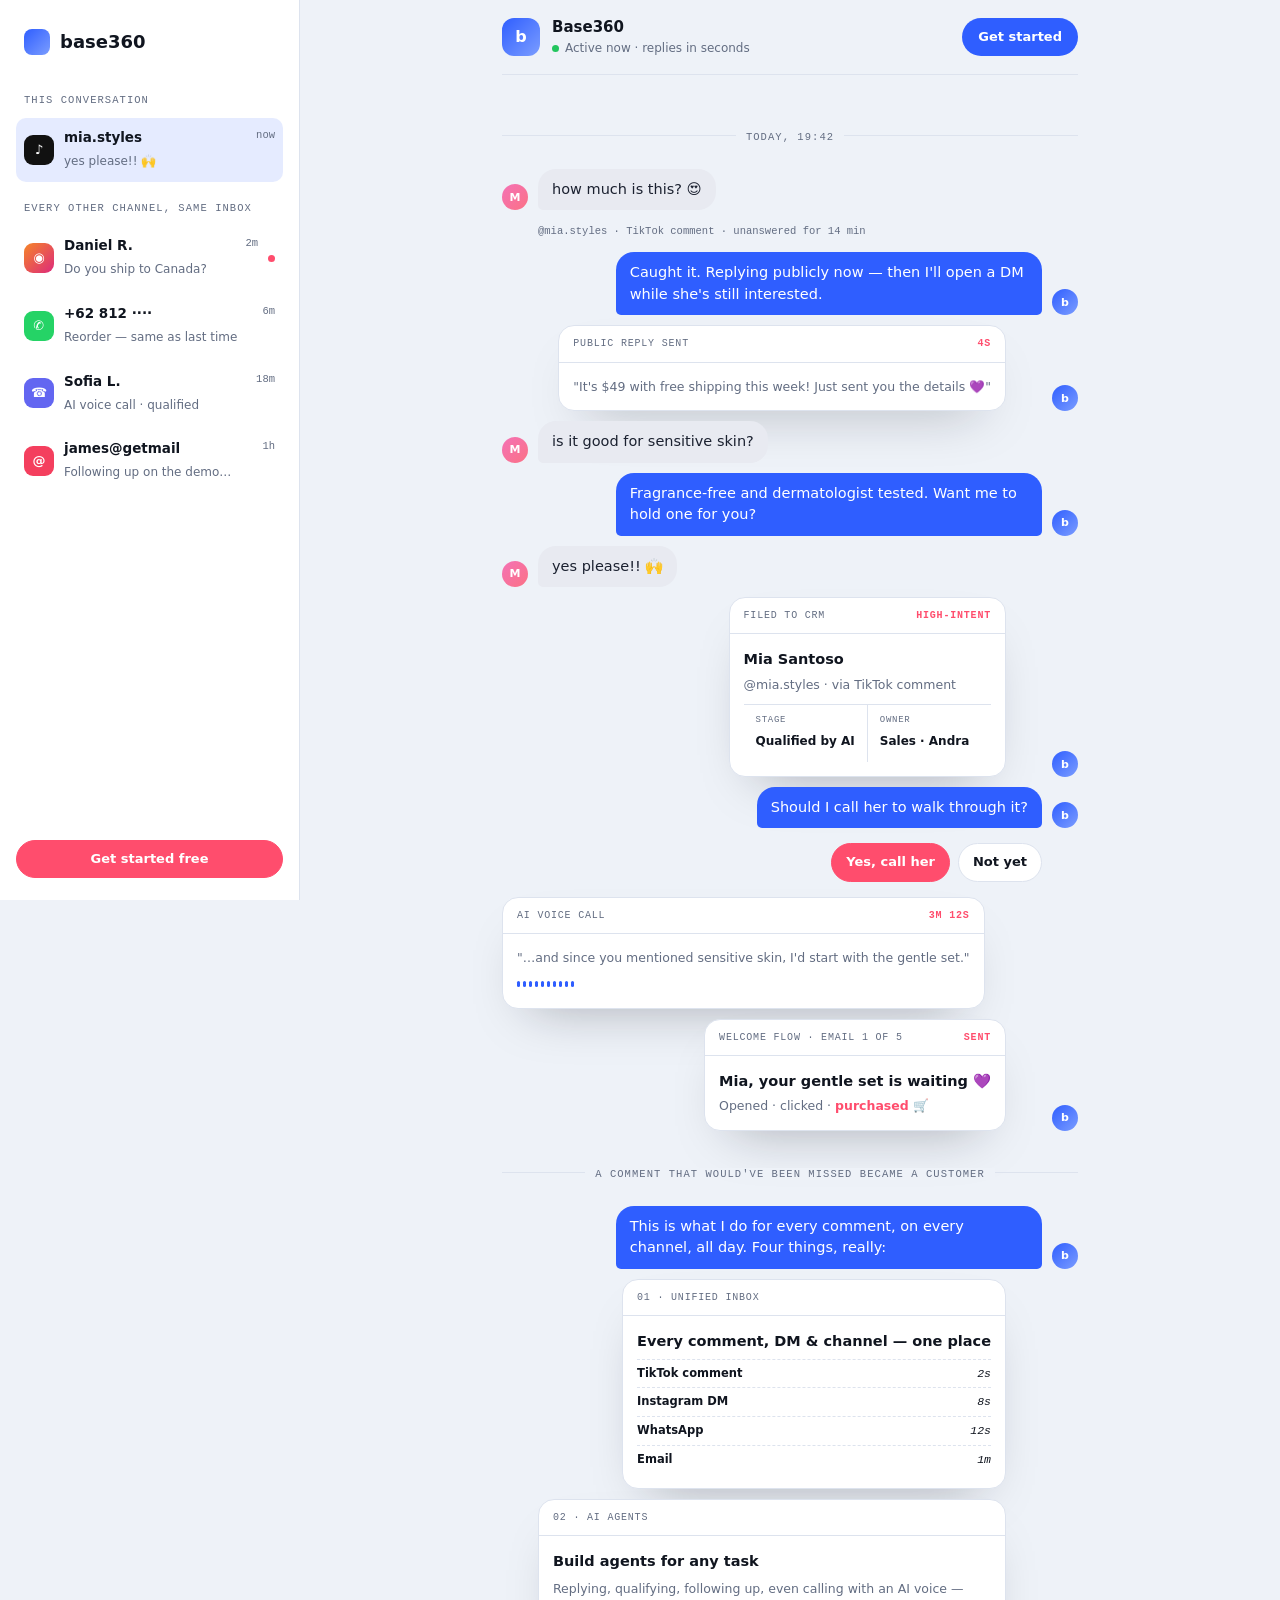
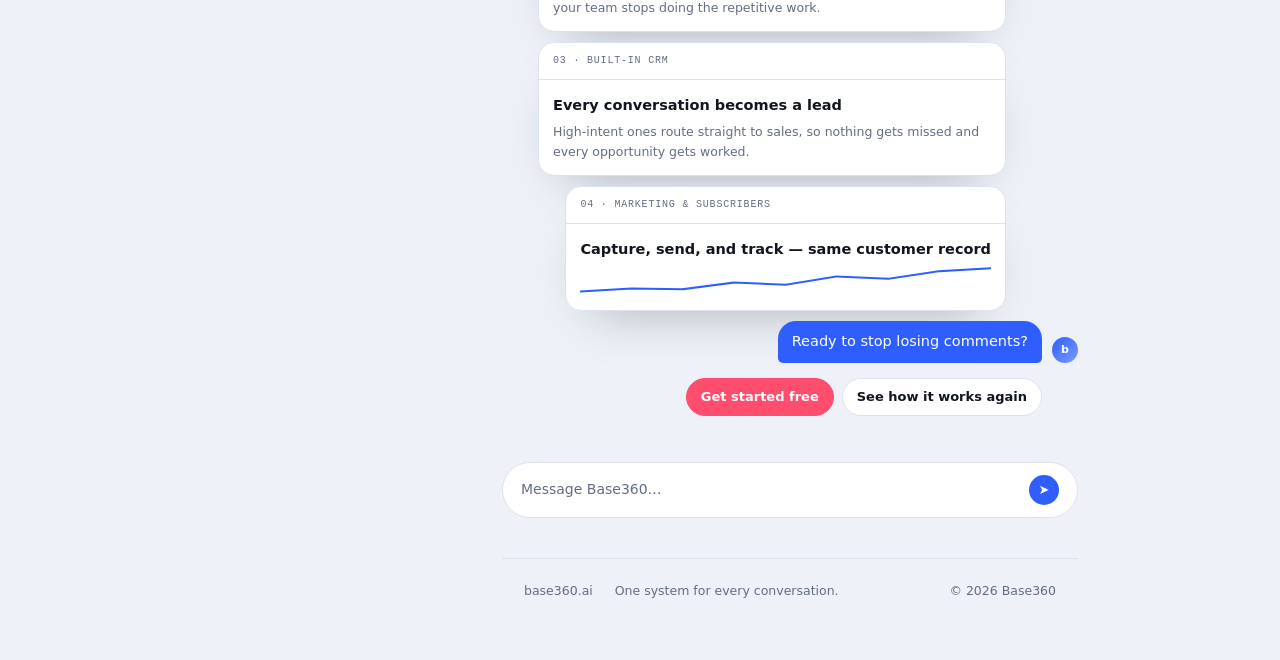
<file: alt-chat.html>
<!doctype html>
<html lang="en">
<head>
<meta charset="utf-8" />
<meta name="viewport" content="width=device-width, initial-scale=1" />
<title>Base360 — the thread that never goes unanswered</title>
<meta name="description" content="Base360's landing page told entirely as a live chat thread: one system for every comment, DM, WhatsApp, SMS, call and email." />
<style>
/* ==========================================================
   Base360 — Alt 4: "The Thread" — chat-native design.
   The whole page IS a messaging app: a sidebar of channels
   (proof of "unified inbox") beside one long conversation
   (proof of the AI + CRM + nurture story). System fonts only —
   deliberate, because real chat apps use the OS's own type.
   Palette: cobalt (Base360's voice) + coral (call-to-action),
   cool paper. Dark theme = the app's native night mode.
   ========================================================== */
:root {
  --paper: #eef2f8; --pane: #ffffff; --ink: #10151f; --muted: #636d82;
  --line: #dde3ee; --cobalt: #2f5eff; --cobalt-ink: #ffffff;
  --bubble-in: #e8eaf1; --bubble-in-ink: #1b2130;
  --coral: #ff4d6d; --coral-ink: #ffffff;
  --shadow: 0 24px 54px -28px rgba(16, 21, 31, 0.35);
  --sans: -apple-system, BlinkMacSystemFont, "Segoe UI", system-ui, Roboto, sans-serif;
  --mono: ui-monospace, "SF Mono", SFMono-Regular, Menlo, Consolas, monospace;
}
@media (prefers-color-scheme: dark) {
  :root {
    --paper: #0b0e16; --pane: #131826; --ink: #eef1f8; --muted: #8892a8;
    --line: #232a3c; --cobalt: #5b7cff; --cobalt-ink: #0b0e16;
    --bubble-in: #1e2434; --bubble-in-ink: #e4e7f1;
    --coral: #ff7288; --coral-ink: #170a0d;
    --shadow: 0 24px 54px -28px rgba(0, 0, 0, 0.7);
  }
}
* { margin: 0; padding: 0; box-sizing: border-box; }
html { scroll-behavior: smooth; }
body { background: var(--paper); color: var(--ink); font-family: var(--sans); line-height: 1.55; -webkit-font-smoothing: antialiased; overflow-x: hidden; }
a { color: inherit; }
a:focus-visible, button:focus-visible { outline: 2px solid var(--cobalt); outline-offset: 2px; }
.mono { font-family: var(--mono); }

.reveal { opacity: 0; transform: translateY(16px); transition: opacity .5s ease, transform .5s cubic-bezier(.2,.7,.2,1); }
.reveal.in { opacity: 1; transform: none; }

/* ---------- App shell ---------- */
.app { display: grid; grid-template-columns: 300px 1fr; min-height: 100vh; }
.rail { border-right: 1px solid var(--line); background: var(--pane); padding: 22px 16px; display: flex; flex-direction: column; gap: 4px; position: sticky; top: 0; height: 100vh; overflow-y: auto; }
.rail-brand { display: flex; align-items: center; gap: 10px; padding: 6px 8px 18px; font-weight: 800; font-size: 18px; text-decoration: none; color: var(--ink); }
.rail-mark { width: 26px; height: 26px; border-radius: 8px; background: linear-gradient(135deg, var(--cobalt), #7b9dff); flex: none; }
.rail-label { font-family: var(--mono); font-size: 10.5px; letter-spacing: 0.1em; text-transform: uppercase; color: var(--muted); padding: 14px 8px 6px; }
.rail-item { display: flex; align-items: center; gap: 10px; padding: 9px 8px; border-radius: 10px; text-decoration: none; color: var(--ink); }
.rail-item:hover { background: var(--paper); }
.rail-item.active { background: color-mix(in srgb, var(--cobalt) 12%, transparent); }
.rail-ico { width: 30px; height: 30px; border-radius: 9px; flex: none; display: grid; place-items: center; font-size: 13px; color: #fff; font-weight: 700; }
.rail-body { min-width: 0; flex: 1; }
.rail-name { font-size: 13.5px; font-weight: 600; display: flex; justify-content: space-between; gap: 8px; }
.rail-name span.t { font-weight: 400; font-size: 10.5px; color: var(--muted); font-family: var(--mono); }
.rail-snip { font-size: 12px; color: var(--muted); overflow: hidden; text-overflow: ellipsis; white-space: nowrap; }
.rail-dot { width: 7px; height: 7px; border-radius: 50%; background: var(--coral); flex: none; }
.rail-cta { margin-top: auto; padding-top: 16px; }

/* ---------- Main thread ---------- */
.pane { max-width: 620px; width: 100%; margin-inline: auto; padding: 0 22px 60px; }
.bar { position: sticky; top: 0; z-index: 5; background: color-mix(in srgb, var(--paper) 90%, transparent); backdrop-filter: blur(10px); border-bottom: 1px solid var(--line); padding: 16px 0; display: flex; align-items: center; gap: 12px; }
.bar-avatar { width: 38px; height: 38px; border-radius: 12px; background: linear-gradient(135deg, var(--cobalt), #7b9dff); color: #fff; display: grid; place-items: center; font-weight: 800; }
.bar-name { font-weight: 700; font-size: 15px; }
.bar-status { font-size: 12px; color: var(--muted); display: flex; align-items: center; gap: 6px; }
.bar-status::before { content: ""; width: 7px; height: 7px; border-radius: 50%; background: #22c55e; }
.bar-cta { margin-left: auto; flex: none; }
.bar-cta a { display: inline-block; white-space: nowrap; font-size: 13px; font-weight: 700; text-decoration: none; background: var(--cobalt); color: var(--cobalt-ink); padding: 9px 16px; border-radius: 999px; }

.thread { padding-top: 26px; display: flex; flex-direction: column; gap: 4px; }
.divider { text-align: center; margin: 22px 0 14px; }
.divider span { font-family: var(--mono); font-size: 10.5px; letter-spacing: 0.1em; text-transform: uppercase; color: var(--muted); background: var(--paper); padding: 0 10px; }
.divider { position: relative; }
.divider::before { content: ""; position: absolute; left: 0; right: 0; top: 50%; height: 1px; background: var(--line); z-index: 0; }
.divider span { position: relative; z-index: 1; }

.row { display: flex; gap: 10px; align-items: flex-end; margin: 3px 0; }
.row.out { justify-content: flex-end; }
.av { width: 26px; height: 26px; border-radius: 50%; flex: none; display: grid; place-items: center; font-size: 11px; font-weight: 700; color: #fff; }
.av-cust { background: linear-gradient(135deg, #f472b6, #fb7185); }
.av-brand { background: linear-gradient(135deg, var(--cobalt), #7b9dff); }
.bubble { max-width: 74%; padding: 10px 14px; border-radius: 18px; font-size: 14.5px; line-height: 1.48; }
.row.in .bubble { background: var(--bubble-in); color: var(--bubble-in-ink); border-bottom-left-radius: 5px; }
.row.out .bubble { background: var(--cobalt); color: var(--cobalt-ink); border-bottom-right-radius: 5px; }
.meta-chip { font-family: var(--mono); font-size: 10.5px; color: var(--muted); margin: 6px 0 6px 36px; }

/* rich card bubble */
.card-bubble { max-width: 84%; border-radius: 16px; overflow: hidden; border: 1px solid var(--line); background: var(--pane); box-shadow: var(--shadow); }
.row.out .card-bubble { margin-left: 36px; }
.row.in .card-bubble { margin-right: 36px; }
.card-head { display: flex; justify-content: space-between; padding: 10px 14px; font-family: var(--mono); font-size: 10px; letter-spacing: 0.08em; text-transform: uppercase; color: var(--muted); border-bottom: 1px solid var(--line); }
.card-head b { color: var(--coral); }
.card-pad { padding: 14px; }
.card-pad h4 { font-size: 14.5px; margin-bottom: 4px; }
.card-pad p { font-size: 12.5px; color: var(--muted); }
.card-grid { display: grid; grid-template-columns: 1fr 1fr; gap: 1px; background: var(--line); margin-top: 10px; border-top: 1px solid var(--line); }
.card-grid > div { background: var(--pane); padding: 9px 12px; }
.card-grid i { display: block; font-style: normal; font-family: var(--mono); font-size: 9px; text-transform: uppercase; letter-spacing: 0.08em; color: var(--muted); }
.card-grid b { font-size: 12px; }

.quick-replies { display: flex; gap: 8px; margin: 8px 0 8px 36px; flex-wrap: wrap; }
.qr { font-size: 13px; font-weight: 600; padding: 8px 14px; border-radius: 999px; border: 1.5px solid var(--line); background: var(--pane); text-decoration: none; color: var(--ink); }
.qr.primary { background: var(--coral); border-color: var(--coral); color: var(--coral-ink); }
.qr:hover { transform: translateY(-1px); }

/* feature mini mockups reused inside cards */
.mini-inbox2 span { display: flex; justify-content: space-between; font-size: 11.5px; padding: 5px 0; border-top: 1px dashed var(--line); }
.mini-inbox2 span:first-child { border-top: none; }
.wave2 { display: flex; gap: 3px; align-items: center; height: 20px; margin-top: 6px; }
.wave2 i { width: 3px; border-radius: 99px; background: var(--cobalt); height: 30%; animation: w2 1s ease-in-out infinite; }
.wave2 i:nth-child(2n){animation-delay:.12s}.wave2 i:nth-child(3n){animation-delay:.24s}
@keyframes w2 { 0%,100%{height:20%} 50%{height:95%} }
.spark2 svg { width: 100%; height: 30px; display: block; margin-top: 6px; }

.typing { display: inline-flex; gap: 4px; padding: 12px 14px; background: var(--bubble-in); border-radius: 18px; border-bottom-left-radius: 5px; }
.typing i { width: 6px; height: 6px; border-radius: 50%; background: var(--muted); animation: bounce 1.2s infinite ease-in-out; }
.typing i:nth-child(2) { animation-delay: .15s; } .typing i:nth-child(3) { animation-delay: .3s; }
@keyframes bounce { 0%,60%,100%{transform:translateY(0);opacity:.5} 30%{transform:translateY(-4px);opacity:1} }

.input-bar { margin-top: 34px; border: 1px solid var(--line); background: var(--pane); border-radius: 999px; padding: 12px 18px; display: flex; align-items: center; gap: 12px; color: var(--muted); font-size: 14px; }
.input-bar .send { margin-left: auto; width: 30px; height: 30px; border-radius: 50%; background: var(--cobalt); color: #fff; display: grid; place-items: center; font-size: 13px; flex: none; }

.foot { max-width: 620px; margin: 40px auto 0; padding: 22px 22px 0; border-top: 1px solid var(--line); display: flex; flex-wrap: wrap; gap: 8px 22px; font-size: 12.5px; color: var(--muted); }
.foot a { text-decoration: none; }
.foot a:hover { color: var(--ink); }

@media (max-width: 880px) {
  .app { grid-template-columns: 1fr; }
  .rail { position: static; height: auto; border-right: none; border-bottom: 1px solid var(--line); flex-direction: row; overflow-x: auto; padding: 14px 16px; }
  .rail-brand, .rail-label, .rail-cta { display: none; }
  .rail-item { flex-direction: column; align-items: flex-start; min-width: 132px; }
  .rail-body { display: none; }
}
@media (max-width: 460px) {
  .bar-status { display: none; }
  .bar-name { font-size: 14px; }
  .bar-cta a { padding: 8px 12px; font-size: 12px; }
}
@media (prefers-reduced-motion: reduce) {
  html { scroll-behavior: auto; }
  .reveal { opacity: 1; transform: none; transition: none; }
  .wave2 i { animation: none; height: 60%; }
  .typing i { animation: none; opacity: .8; }
}
</style>
</head>
<body>

<div class="app">
  <!-- ============ SIDEBAR: proof of "unified inbox" ============ -->
  <aside class="rail" aria-label="Channels">
    <a class="rail-brand" href="#top"><span class="rail-mark" aria-hidden="true"></span> base360</a>
    <p class="rail-label">This conversation</p>
    <a class="rail-item active" href="#thread">
      <span class="rail-ico" style="background:#111" aria-hidden="true">♪</span>
      <span class="rail-body"><span class="rail-name">mia.styles <span class="t">now</span></span><span class="rail-snip">yes please!! 🙌</span></span>
    </a>
    <p class="rail-label">Every other channel, same inbox</p>
    <a class="rail-item" href="#thread">
      <span class="rail-ico" style="background:linear-gradient(135deg,#f58529,#dd2a7b)" aria-hidden="true">◉</span>
      <span class="rail-body"><span class="rail-name">Daniel R. <span class="t">2m</span></span><span class="rail-snip">Do you ship to Canada?</span></span>
      <span class="rail-dot"></span>
    </a>
    <a class="rail-item" href="#thread">
      <span class="rail-ico" style="background:#25d366" aria-hidden="true">✆</span>
      <span class="rail-body"><span class="rail-name">+62 812 ···· <span class="t">6m</span></span><span class="rail-snip">Reorder — same as last time</span></span>
    </a>
    <a class="rail-item" href="#thread">
      <span class="rail-ico" style="background:#6366f1" aria-hidden="true">☎</span>
      <span class="rail-body"><span class="rail-name">Sofia L. <span class="t">18m</span></span><span class="rail-snip">AI voice call · qualified</span></span>
    </a>
    <a class="rail-item" href="#thread">
      <span class="rail-ico" style="background:#f43f5e" aria-hidden="true">@</span>
      <span class="rail-body"><span class="rail-name">james@getmail <span class="t">1h</span></span><span class="rail-snip">Following up on the demo…</span></span>
    </a>
    <div class="rail-cta">
      <a class="qr primary" href="#cta" style="display:block;text-align:center">Get started free</a>
    </div>
  </aside>

  <!-- ============ MAIN THREAD ============ -->
  <main class="pane" id="top">
    <div class="bar">
      <span class="bar-avatar" aria-hidden="true">b</span>
      <div><div class="bar-name">Base360</div><div class="bar-status">Active now · replies in seconds</div></div>
      <span class="bar-cta"><a href="#cta">Get started</a></span>
    </div>

    <div class="thread" id="thread">
      <div class="divider"><span>Today, 19:42</span></div>

      <div class="row in reveal">
        <span class="av av-cust" aria-hidden="true">M</span>
        <p class="bubble">how much is this? 😍</p>
      </div>
      <p class="meta-chip">@mia.styles · TikTok comment · unanswered for 14 min</p>

      <div class="row out reveal">
        <p class="bubble">Caught it. Replying publicly now — then I'll open a DM while she's still interested.</p>
        <span class="av av-brand" aria-hidden="true">b</span>
      </div>

      <div class="row out reveal">
        <div class="card-bubble">
          <div class="card-head"><span>Public reply sent</span><b>4s</b></div>
          <div class="card-pad"><p>"It's $49 with free shipping this week! Just sent you the details 💜"</p></div>
        </div>
        <span class="av av-brand" aria-hidden="true">b</span>
      </div>

      <div class="row in reveal">
        <span class="av av-cust" aria-hidden="true">M</span>
        <p class="bubble">is it good for sensitive skin?</p>
      </div>

      <div class="row out reveal">
        <p class="bubble">Fragrance-free and dermatologist tested. Want me to hold one for you?</p>
        <span class="av av-brand" aria-hidden="true">b</span>
      </div>

      <div class="row in reveal">
        <span class="av av-cust" aria-hidden="true">M</span>
        <p class="bubble">yes please!! 🙌</p>
      </div>

      <div class="row out reveal">
        <div class="card-bubble">
          <div class="card-head"><span>Filed to CRM</span><b>High-intent</b></div>
          <div class="card-pad">
            <h4>Mia Santoso</h4>
            <p>@mia.styles · via TikTok comment</p>
            <div class="card-grid">
              <div><i>Stage</i><b>Qualified by AI</b></div>
              <div><i>Owner</i><b>Sales · Andra</b></div>
            </div>
          </div>
        </div>
        <span class="av av-brand" aria-hidden="true">b</span>
      </div>

      <div class="row out reveal">
        <p class="bubble">Should I call her to walk through it?</p>
        <span class="av av-brand" aria-hidden="true">b</span>
      </div>
      <div class="quick-replies reveal" style="justify-content:flex-end;margin-right:36px;margin-left:0">
        <span class="qr primary">Yes, call her</span><span class="qr">Not yet</span>
      </div>

      <div class="row in reveal">
        <div class="card-bubble">
          <div class="card-head"><span>AI voice call</span><b>3m 12s</b></div>
          <div class="card-pad">
            <p>"…and since you mentioned sensitive skin, I'd start with the gentle set."</p>
            <div class="wave2" aria-hidden="true"><i></i><i></i><i></i><i></i><i></i><i></i><i></i><i></i><i></i><i></i></div>
          </div>
        </div>
        <span class="av av-cust" style="visibility:hidden" aria-hidden="true">M</span>
      </div>

      <div class="row out reveal">
        <div class="card-bubble">
          <div class="card-head"><span>Welcome flow · email 1 of 5</span><b>sent</b></div>
          <div class="card-pad">
            <h4>Mia, your gentle set is waiting 💜</h4>
            <p>Opened · clicked · <b style="color:var(--coral)">purchased 🛒</b></p>
          </div>
        </div>
        <span class="av av-brand" aria-hidden="true">b</span>
      </div>

      <div class="divider reveal"><span>A comment that would've been missed became a customer</span></div>

      <!-- ============ Feature intro as bot monologue ============ -->
      <div class="row out reveal">
        <p class="bubble">This is what I do for every comment, on every channel, all day. Four things, really:</p>
        <span class="av av-brand" aria-hidden="true">b</span>
      </div>

      <div class="row out reveal">
        <div class="card-bubble">
          <div class="card-head"><span>01 · Unified inbox</span></div>
          <div class="card-pad mini-inbox2">
            <h4 style="margin-bottom:6px">Every comment, DM &amp; channel — one place</h4>
            <span><b>TikTok comment</b><i class="mono">2s</i></span>
            <span><b>Instagram DM</b><i class="mono">8s</i></span>
            <span><b>WhatsApp</b><i class="mono">12s</i></span>
            <span><b>Email</b><i class="mono">1m</i></span>
          </div>
        </div>
        <span class="av av-brand" style="visibility:hidden" aria-hidden="true">b</span>
      </div>

      <div class="row out reveal">
        <div class="card-bubble">
          <div class="card-head"><span>02 · AI agents</span></div>
          <div class="card-pad">
            <h4 style="margin-bottom:6px">Build agents for any task</h4>
            <p>Replying, qualifying, following up, even calling with an AI voice — your team stops doing the repetitive work.</p>
          </div>
        </div>
        <span class="av av-brand" style="visibility:hidden" aria-hidden="true">b</span>
      </div>

      <div class="row out reveal">
        <div class="card-bubble">
          <div class="card-head"><span>03 · Built-in CRM</span></div>
          <div class="card-pad">
            <h4 style="margin-bottom:6px">Every conversation becomes a lead</h4>
            <p>High-intent ones route straight to sales, so nothing gets missed and every opportunity gets worked.</p>
          </div>
        </div>
        <span class="av av-brand" style="visibility:hidden" aria-hidden="true">b</span>
      </div>

      <div class="row out reveal">
        <div class="card-bubble">
          <div class="card-head"><span>04 · Marketing &amp; subscribers</span></div>
          <div class="card-pad spark2">
            <h4>Capture, send, and track — same customer record</h4>
            <svg viewBox="0 0 200 40" preserveAspectRatio="none" aria-hidden="true"><path d="M0 34 L25 30 L50 31 L75 22 L100 25 L125 14 L150 17 L175 7 L200 3" fill="none" stroke="var(--cobalt)" stroke-width="2.5" stroke-linecap="round"/></svg>
          </div>
        </div>
        <span class="av av-brand" style="visibility:hidden" aria-hidden="true">b</span>
      </div>

      <div class="row out reveal" id="cta">
        <p class="bubble">Ready to stop losing comments?</p>
        <span class="av av-brand" aria-hidden="true">b</span>
      </div>
      <div class="quick-replies reveal" style="justify-content:flex-end;margin-right:36px;margin-left:0">
        <a class="qr primary" href="#top">Get started free</a><a class="qr" href="#top">See how it works again</a>
      </div>

      <div class="input-bar" aria-hidden="true">
        <span>Message Base360…</span>
        <span class="send">➤</span>
      </div>
    </div>

    <div class="foot">
      <a href="#top">base360.ai</a>
      <span>One system for every conversation.</span>
      <span style="margin-left:auto">© 2026 Base360</span>
    </div>
  </main>
</div>

<script>
(function(){
  "use strict";
  var reduced = window.matchMedia("(prefers-reduced-motion: reduce)").matches;
  var els = document.querySelectorAll(".reveal");
  if ("IntersectionObserver" in window && !reduced) {
    var io = new IntersectionObserver(function(entries){
      entries.forEach(function(e){ if (e.isIntersecting) { e.target.classList.add("in"); io.unobserve(e.target); } });
    }, { threshold: 0.2, rootMargin: "0px 0px -20px 0px" });
    els.forEach(function(el){ io.observe(el); });
  } else {
    els.forEach(function(el){ el.classList.add("in"); });
  }
})();
</script>
</body>
</html>
</file>
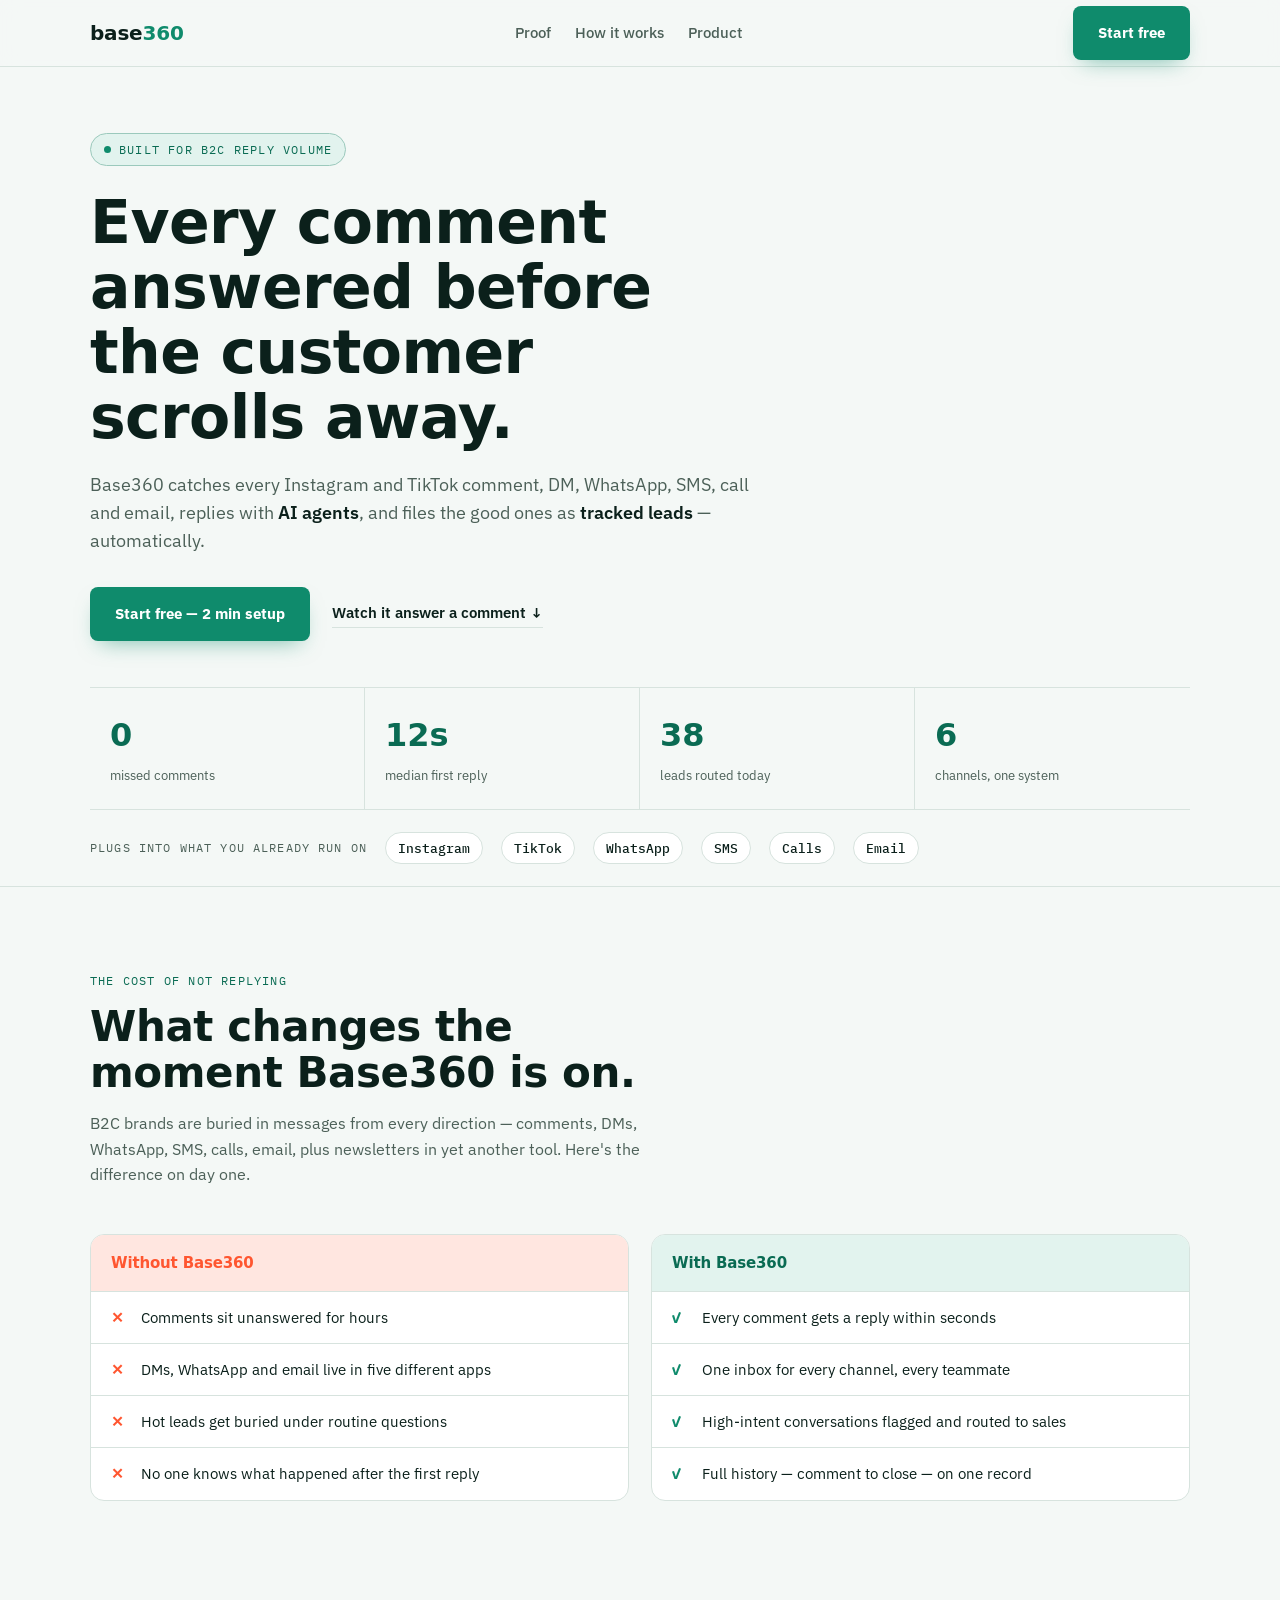
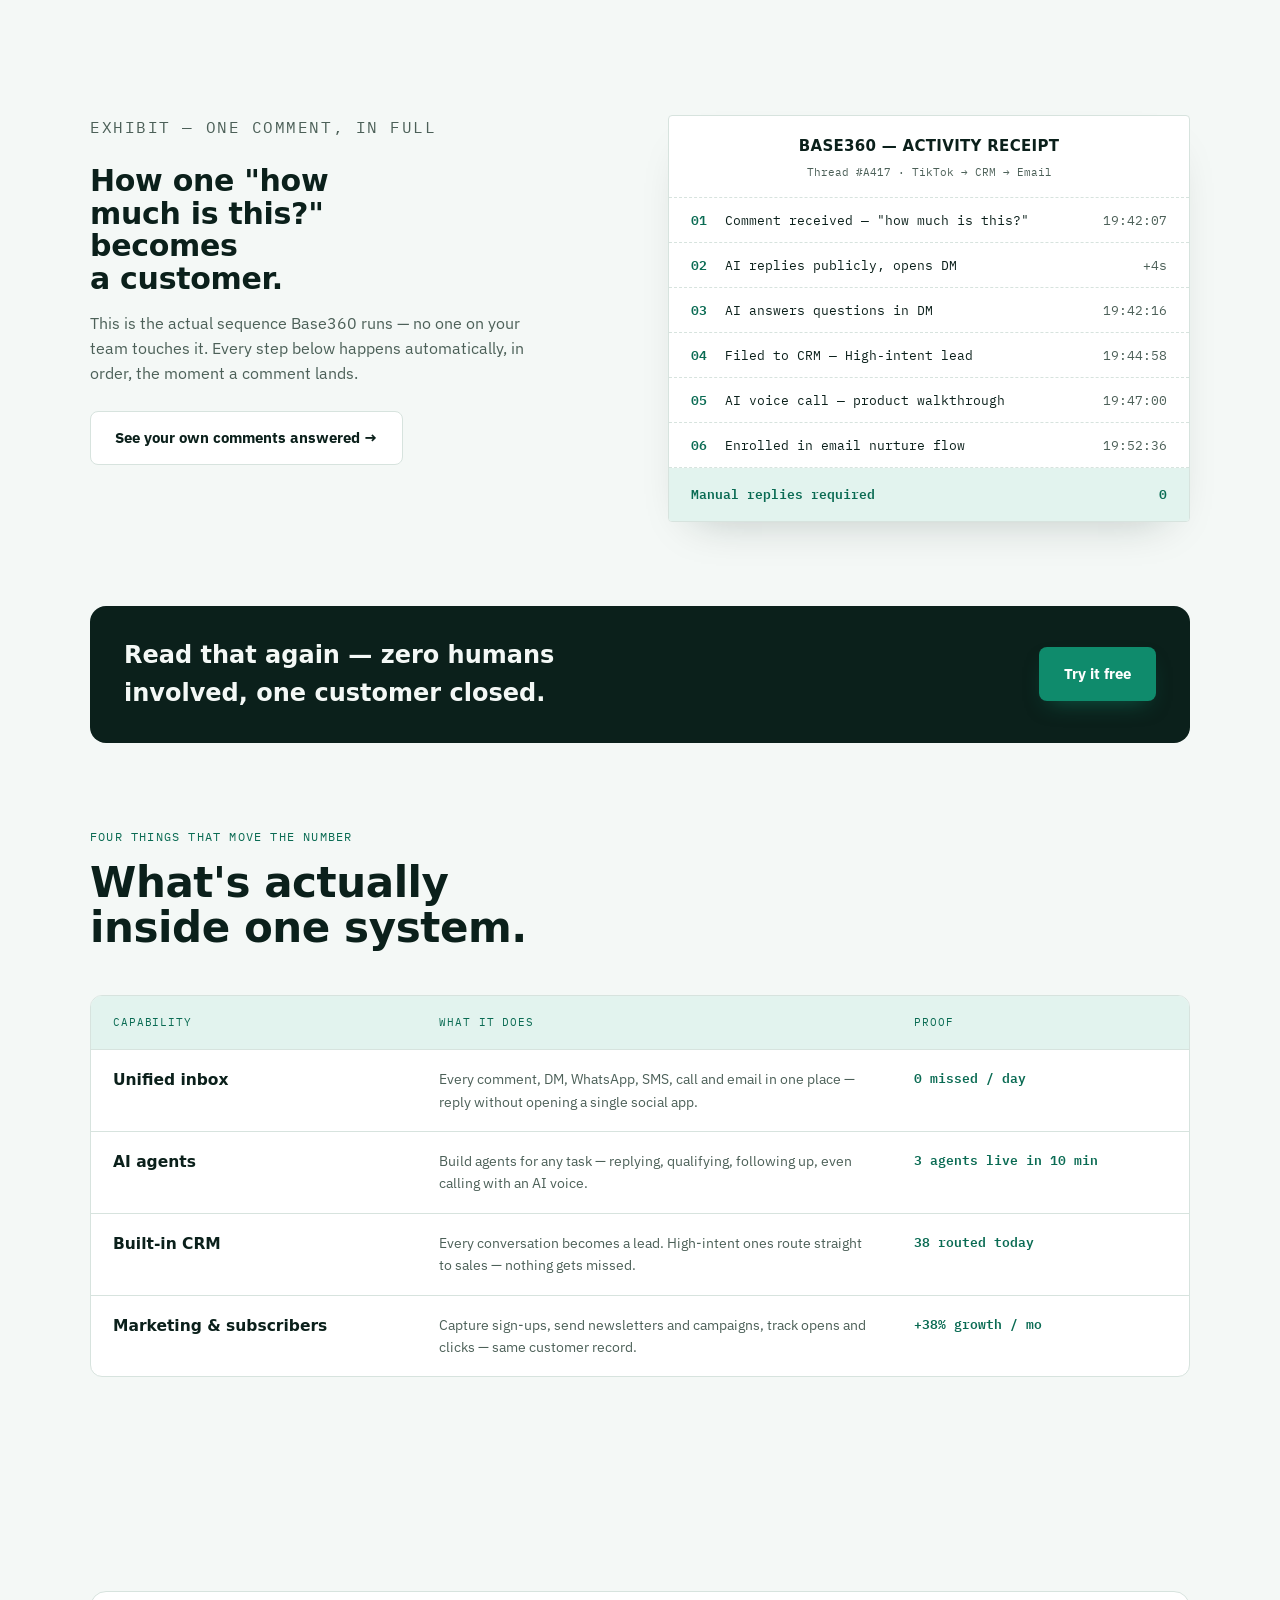
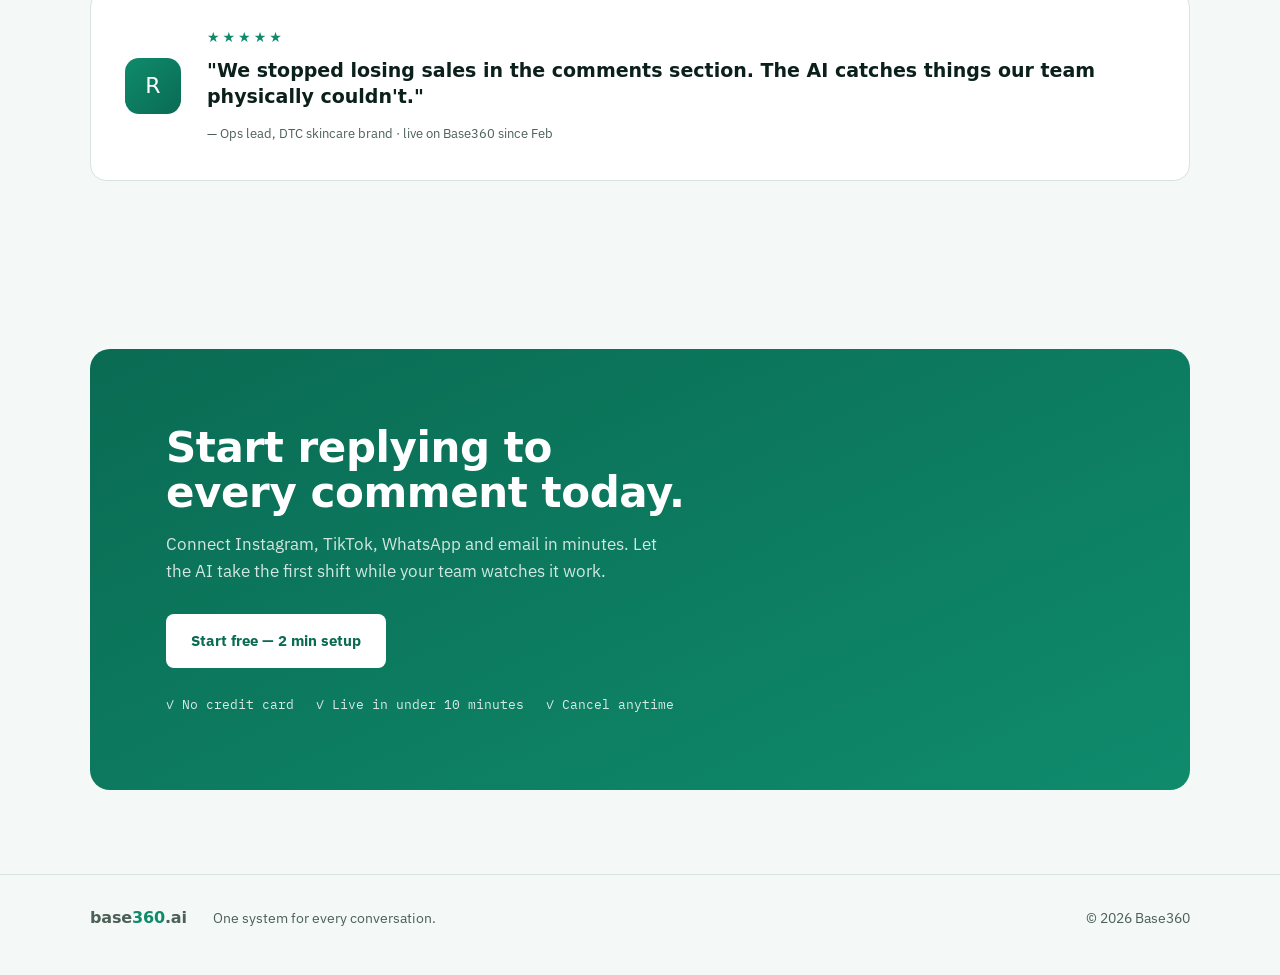
<file: alt-conversion.html>
<!doctype html>
<html lang="en">
<head>
<meta charset="utf-8" />
<meta name="viewport" content="width=device-width, initial-scale=1" />
<title>Base360 — Every comment answered before it becomes a lost sale.</title>
<meta name="description" content="Base360: reply to every comment, DM, WhatsApp, SMS, call and email automatically, and turn the good ones into tracked leads. Conversion-focused landing page." />
<link rel="preconnect" href="https://fonts.googleapis.com" />
<link rel="preconnect" href="https://fonts.gstatic.com" crossorigin />
<link href="https://fonts.googleapis.com/css2?family=Archivo+Expanded:wght@600;800&family=IBM+Plex+Sans:wght@400;500;600;700&family=IBM+Plex+Mono:wght@400;500;600&display=swap" rel="stylesheet" />
<style>
/* ==========================================================
   Base360 — Alt 3: "Proof Desk" — conversion-first design.
   Palette: teal (growth/trust) + coral (urgency), mint paper.
   Type: Archivo Expanded (display) / Plex Sans (body) / Plex Mono (data).
   Layout: strict left-aligned grid, proof stats above the fold,
   before/after ledger, repeated CTAs, spec-table features.
   ========================================================== */
:root {
  --paper: #f4f8f6; --paper-2: #ffffff; --ink: #0b201b; --muted: #4c6058;
  --line: #d7e3de; --teal: #0f8b6c; --teal-deep: #0a6b53; --teal-soft: #e2f3ee;
  --coral: #ff5630; --coral-soft: #ffe6e0;
  --shadow: 0 20px 44px -26px rgba(11, 32, 27, 0.28);
  --disp: "Archivo Expanded", system-ui, sans-serif;
  --body: "IBM Plex Sans", system-ui, sans-serif;
  --mono: "IBM Plex Mono", ui-monospace, SFMono-Regular, monospace;
}
@media (prefers-color-scheme: dark) {
  :root {
    --paper: #0a1512; --paper-2: #101f1a; --ink: #eaf3ef; --muted: #93a89f;
    --line: #1c332b; --teal: #2fd6a8; --teal-deep: #1fae87; --teal-soft: #133027;
    --coral: #ff8266; --coral-soft: #2c1712;
    --shadow: 0 20px 44px -26px rgba(0, 0, 0, 0.6);
  }
}
* { margin: 0; padding: 0; box-sizing: border-box; }
html { scroll-behavior: smooth; }
body { background: var(--paper); color: var(--ink); font-family: var(--body); line-height: 1.6; -webkit-font-smoothing: antialiased; overflow-x: hidden; }
.shell { width: min(1100px, 100% - 44px); margin-inline: auto; }
a { color: inherit; }
a:focus-visible, button:focus-visible { outline: 2px solid var(--teal); outline-offset: 3px; }
h1, h2, h3 { font-family: var(--disp); font-weight: 800; letter-spacing: -0.01em; text-wrap: balance; line-height: 1.08; }
.mono { font-family: var(--mono); }
.tnum { font-variant-numeric: tabular-nums; }

.reveal { opacity: 0; transform: translateY(20px); transition: opacity .6s ease, transform .6s cubic-bezier(.2,.7,.2,1); }
.reveal.in { opacity: 1; transform: none; }

.btn { display: inline-flex; align-items: center; gap: 8px; font-family: var(--body); font-weight: 700; font-size: 15px; padding: 14px 24px; border-radius: 8px; text-decoration: none; cursor: pointer; transition: transform .15s, box-shadow .15s, background .15s; border: 1.5px solid transparent; }
.btn:active { transform: translateY(1px); }
.btn-primary { background: var(--teal); color: #fff; box-shadow: 0 10px 22px -10px rgba(15,139,108,0.55); }
.btn-primary:hover { background: var(--teal-deep); transform: translateY(-2px); }
.btn-ghost { color: var(--ink); border-color: var(--line); background: var(--paper-2); }
.btn-ghost:hover { border-color: var(--teal); color: var(--teal-deep); }
.btn-light { background: #fff; color: var(--teal-deep); }
.btn-light:hover { transform: translateY(-2px); }

/* ---------- Header ---------- */
header { position: sticky; top: 0; z-index: 40; background: color-mix(in srgb, var(--paper) 88%, transparent); backdrop-filter: blur(10px); border-bottom: 1px solid var(--line); }
.head-row { display: flex; align-items: center; gap: 30px; height: 66px; }
.word { font-family: var(--disp); font-weight: 800; font-size: 20px; text-decoration: none; letter-spacing: -0.01em; }
.word b { color: var(--teal); }
.head-links { display: flex; gap: 24px; margin-inline: auto; }
.head-links a { text-decoration: none; font-size: 14.5px; font-weight: 500; color: var(--muted); }
.head-links a:hover { color: var(--ink); }

/* ---------- Hero ---------- */
.hero { padding: 66px 0 0; }
.eyebrow { display: inline-flex; align-items: center; gap: 8px; font-family: var(--mono); font-size: 12px; letter-spacing: 0.1em; text-transform: uppercase; color: var(--teal-deep); background: var(--teal-soft); border: 1px solid color-mix(in srgb, var(--teal) 30%, var(--line)); border-radius: 999px; padding: 6px 13px; margin-bottom: 24px; }
.eyebrow::before { content: ""; width: 7px; height: 7px; border-radius: 50%; background: var(--teal); }
h1.hero-h { font-size: clamp(36px, 5.4vw, 60px); max-width: 16ch; margin-bottom: 22px; }
.hero-sub { max-width: 60ch; font-size: 17.5px; color: var(--muted); margin-bottom: 32px; }
.hero-sub b { color: var(--ink); font-weight: 600; }
.hero-cta { display: flex; align-items: center; gap: 22px; flex-wrap: wrap; margin-bottom: 46px; }
.hero-cta .textlink { font-weight: 600; font-size: 14.5px; text-decoration: none; border-bottom: 1.5px solid var(--line); padding-bottom: 3px; }
.hero-cta .textlink:hover { border-color: var(--teal); color: var(--teal-deep); }

.stat-row { display: grid; grid-template-columns: repeat(4, 1fr); border-top: 1px solid var(--line); border-bottom: 1px solid var(--line); }
.stat { padding: 22px 20px; border-right: 1px solid var(--line); }
.stat:last-child { border-right: none; }
.stat b { display: block; font-family: var(--disp); font-size: clamp(24px, 2.6vw, 32px); font-weight: 800; color: var(--teal-deep); }
.stat span { font-size: 12.5px; color: var(--muted); }

.trust-band { padding: 22px 0; border-bottom: 1px solid var(--line); }
.trust-inner { display: flex; align-items: center; gap: 18px; flex-wrap: wrap; }
.trust-label { font-family: var(--mono); font-size: 11.5px; letter-spacing: 0.1em; text-transform: uppercase; color: var(--muted); }
.trust-chip { font-family: var(--mono); font-size: 12.5px; font-weight: 500; border: 1px solid var(--line); border-radius: 999px; padding: 5px 12px; color: var(--ink); background: var(--paper-2); }

/* ---------- Sections ---------- */
section { padding: 84px 0; }
.sec-eyebrow { font-family: var(--mono); font-size: 12px; letter-spacing: 0.1em; text-transform: uppercase; color: var(--teal-deep); margin-bottom: 14px; }
h2 { font-size: clamp(28px, 3.6vw, 42px); max-width: 20ch; margin-bottom: 16px; }
.sec-sub { max-width: 60ch; color: var(--muted); font-size: 16px; }

/* ---------- Before / after ledger ---------- */
.compare { display: grid; grid-template-columns: 1fr 1fr; gap: 22px; margin-top: 46px; }
.compare-col { border: 1.5px solid var(--line); border-radius: 14px; overflow: hidden; background: var(--paper-2); }
.compare-head { padding: 16px 20px; font-family: var(--disp); font-weight: 800; font-size: 15px; letter-spacing: -0.01em; }
.compare-col.bad .compare-head { background: var(--coral-soft); color: var(--coral); }
.compare-col.good .compare-head { background: var(--teal-soft); color: var(--teal-deep); }
.compare-list { list-style: none; }
.compare-list li { display: flex; gap: 12px; align-items: flex-start; padding: 14px 20px; border-top: 1px solid var(--line); font-size: 14.5px; }
.compare-list li b.mark { font-family: var(--mono); flex: none; width: 18px; }
.compare-col.bad .mark { color: var(--coral); }
.compare-col.good .mark { color: var(--teal); }

/* ---------- Receipt (hero story, condensed) ---------- */
.receipt-wrap { display: grid; grid-template-columns: 1fr 1fr; gap: 56px; align-items: start; margin-top: 46px; }
.receipt { background: var(--paper-2); border: 1.5px solid var(--line); border-radius: 4px; box-shadow: var(--shadow); font-family: var(--mono); overflow: hidden; }
.receipt-top { padding: 18px 22px 14px; border-bottom: 1.5px dashed var(--line); text-align: center; }
.receipt-top b { display: block; font-family: var(--disp); font-size: 15px; letter-spacing: 0.02em; }
.receipt-top span { font-size: 11px; color: var(--muted); }
.receipt-line { display: flex; justify-content: space-between; gap: 14px; padding: 12px 22px; border-bottom: 1px dashed var(--line); font-size: 12.5px; }
.receipt-line .num { color: var(--teal-deep); font-weight: 600; flex: none; width: 20px; }
.receipt-line .desc { flex: 1; color: var(--ink); }
.receipt-line .t { color: var(--muted); flex: none; }
.receipt-total { display: flex; justify-content: space-between; padding: 16px 22px; font-weight: 600; font-size: 13px; background: var(--teal-soft); color: var(--teal-deep); }

.receipt-copy h3 { font-size: clamp(22px, 2.8vw, 30px); margin-bottom: 16px; max-width: 14ch; }
.receipt-copy p { color: var(--muted); font-size: 15.5px; margin-bottom: 26px; max-width: 46ch; }

/* ---------- mid CTA ---------- */
.mid-cta { background: var(--ink); color: var(--paper); border-radius: 16px; padding: 30px 34px; display: flex; align-items: center; justify-content: space-between; gap: 20px; flex-wrap: wrap; }
.mid-cta p { font-family: var(--disp); font-weight: 800; font-size: clamp(18px, 2.4vw, 24px); max-width: 26ch; }
.mid-cta .btn-primary { background: var(--teal); }

/* ---------- Feature spec table ---------- */
.spec-table { margin-top: 44px; border: 1.5px solid var(--line); border-radius: 12px; overflow: hidden; background: var(--paper-2); }
.spec-row { display: grid; grid-template-columns: 1.1fr 1.6fr 1fr; border-top: 1px solid var(--line); }
.spec-row:first-child { border-top: none; }
.spec-head { display: grid; grid-template-columns: 1.1fr 1.6fr 1fr; background: var(--teal-soft); font-family: var(--mono); font-size: 11px; letter-spacing: 0.08em; text-transform: uppercase; color: var(--teal-deep); }
.spec-cell { padding: 18px 22px; }
.spec-row .spec-cell:first-child { font-family: var(--disp); font-weight: 700; font-size: 15.5px; }
.spec-row .spec-cell:nth-child(2) { color: var(--muted); font-size: 14px; }
.spec-row .spec-cell:last-child { font-family: var(--mono); font-size: 12.5px; color: var(--teal-deep); font-weight: 600; }

/* ---------- Proof quote ---------- */
.proof { display: grid; grid-template-columns: auto 1fr; gap: 26px; align-items: center; background: var(--paper-2); border: 1.5px solid var(--line); border-radius: 16px; padding: 34px; margin-top: 46px; }
.proof-avatar { width: 56px; height: 56px; border-radius: 14px; background: linear-gradient(135deg, var(--teal), var(--teal-deep)); color: #fff; font-family: var(--disp); font-size: 22px; display: grid; place-items: center; flex: none; }
.stars { color: var(--teal); letter-spacing: 3px; font-size: 14px; margin-bottom: 8px; }
.proof blockquote { font-family: var(--disp); font-weight: 600; font-size: 19px; line-height: 1.4; margin-bottom: 10px; }
.proof cite { font-style: normal; font-size: 13px; color: var(--muted); }

/* ---------- Final CTA ---------- */
.final-cta { background: linear-gradient(155deg, var(--teal-deep), var(--teal)); color: #fff; border-radius: 20px; padding: clamp(44px, 7vw, 76px); text-align: left; }
.final-cta h2 { color: #fff; max-width: 18ch; }
.final-cta p { color: color-mix(in srgb, #fff 82%, transparent); font-size: 16.5px; max-width: 50ch; margin: 16px 0 30px; }
.final-list { display: flex; gap: 22px; flex-wrap: wrap; margin-top: 26px; font-family: var(--mono); font-size: 12.5px; color: color-mix(in srgb, #fff 85%, transparent); }

footer { border-top: 1px solid var(--line); padding: 30px 0 44px; }
.foot-row { display: flex; flex-wrap: wrap; gap: 10px 26px; align-items: baseline; font-size: 13.5px; color: var(--muted); }
.foot-row .right { margin-left: auto; }

@media (max-width: 860px) {
  .head-links { display: none; }
  .stat-row { grid-template-columns: 1fr 1fr; }
  .stat:nth-child(2) { border-right: none; }
  .compare, .receipt-wrap { grid-template-columns: 1fr; gap: 30px; }
  .spec-row, .spec-head { grid-template-columns: 1fr; }
  .spec-head { display: none; }
  .spec-row .spec-cell { border-top: 1px dashed var(--line); }
  .spec-row .spec-cell:first-child { border-top: none; }
  .proof { grid-template-columns: 1fr; text-align: left; }
}
@media (prefers-reduced-motion: reduce) {
  html { scroll-behavior: auto; }
  .reveal { opacity: 1; transform: none; transition: none; }
}
</style>
</head>
<body>

<header>
  <div class="shell head-row">
    <a class="word" href="#top">base<b>360</b></a>
    <nav class="head-links" aria-label="Primary">
      <a href="#proof">Proof</a>
      <a href="#how">How it works</a>
      <a href="#product">Product</a>
    </nav>
    <a class="btn btn-primary" href="#cta">Start free</a>
  </div>
</header>

<main id="top">
  <div class="hero shell">
    <p class="eyebrow reveal">Built for B2C reply volume</p>
    <h1 class="hero-h reveal">Every comment answered before the customer scrolls away.</h1>
    <p class="hero-sub reveal">Base360 catches every Instagram and TikTok comment, DM, WhatsApp, SMS, call and email, replies with <b>AI agents</b>, and files the good ones as <b>tracked leads</b> — automatically.</p>
    <div class="hero-cta reveal">
      <a class="btn btn-primary" href="#cta">Start free — 2 min setup</a>
      <a class="textlink" href="#how">Watch it answer a comment ↓</a>
    </div>
  </div>

  <div class="shell">
    <div class="stat-row reveal">
      <div class="stat"><b class="tnum">0</b><span>missed comments</span></div>
      <div class="stat"><b class="tnum">12s</b><span>median first reply</span></div>
      <div class="stat"><b class="tnum">38</b><span>leads routed today</span></div>
      <div class="stat"><b class="tnum">6</b><span>channels, one system</span></div>
    </div>
  </div>

  <div class="trust-band">
    <div class="shell trust-inner reveal">
      <span class="trust-label">Plugs into what you already run on</span>
      <span class="trust-chip">Instagram</span><span class="trust-chip">TikTok</span><span class="trust-chip">WhatsApp</span><span class="trust-chip">SMS</span><span class="trust-chip">Calls</span><span class="trust-chip">Email</span>
    </div>
  </div>

  <!-- ============ Before / after ============ -->
  <section id="proof">
    <div class="shell">
      <p class="sec-eyebrow reveal">The cost of not replying</p>
      <h2 class="reveal">What changes the moment Base360 is on.</h2>
      <p class="sec-sub reveal">B2C brands are buried in messages from every direction — comments, DMs, WhatsApp, SMS, calls, email, plus newsletters in yet another tool. Here's the difference on day one.</p>
      <div class="compare">
        <div class="compare-col bad reveal">
          <p class="compare-head">Without Base360</p>
          <ul class="compare-list">
            <li><b class="mark">✕</b>Comments sit unanswered for hours</li>
            <li><b class="mark">✕</b>DMs, WhatsApp and email live in five different apps</li>
            <li><b class="mark">✕</b>Hot leads get buried under routine questions</li>
            <li><b class="mark">✕</b>No one knows what happened after the first reply</li>
          </ul>
        </div>
        <div class="compare-col good reveal" style="transition-delay:.08s">
          <p class="compare-head">With Base360</p>
          <ul class="compare-list">
            <li><b class="mark">✓</b>Every comment gets a reply within seconds</li>
            <li><b class="mark">✓</b>One inbox for every channel, every teammate</li>
            <li><b class="mark">✓</b>High-intent conversations flagged and routed to sales</li>
            <li><b class="mark">✓</b>Full history — comment to close — on one record</li>
          </ul>
        </div>
      </div>
    </div>
  </section>

  <!-- ============ Receipt / how it works ============ -->
  <section id="how">
    <div class="shell receipt-wrap">
      <div class="receipt-copy reveal">
        <p class="sec-eyebrow">Exhibit — one comment, in full</p>
        <h3>How one "how much is this?" becomes a customer.</h3>
        <p>This is the actual sequence Base360 runs — no one on your team touches it. Every step below happens automatically, in order, the moment a comment lands.</p>
        <a class="btn btn-ghost" href="#cta">See your own comments answered →</a>
      </div>
      <div class="receipt reveal" style="transition-delay:.1s">
        <div class="receipt-top"><b>BASE360 — ACTIVITY RECEIPT</b><span>Thread #A417 · TikTok → CRM → Email</span></div>
        <div class="receipt-line"><span class="num">01</span><span class="desc">Comment received — "how much is this?"</span><span class="t">19:42:07</span></div>
        <div class="receipt-line"><span class="num">02</span><span class="desc">AI replies publicly, opens DM</span><span class="t">+4s</span></div>
        <div class="receipt-line"><span class="num">03</span><span class="desc">AI answers questions in DM</span><span class="t">19:42:16</span></div>
        <div class="receipt-line"><span class="num">04</span><span class="desc">Filed to CRM — High-intent lead</span><span class="t">19:44:58</span></div>
        <div class="receipt-line"><span class="num">05</span><span class="desc">AI voice call — product walkthrough</span><span class="t">19:47:00</span></div>
        <div class="receipt-line"><span class="num">06</span><span class="desc">Enrolled in email nurture flow</span><span class="t">19:52:36</span></div>
        <div class="receipt-total"><span>Manual replies required</span><span class="tnum">0</span></div>
      </div>
    </div>
  </section>

  <div class="shell">
    <div class="mid-cta reveal">
      <p>Read that again — zero humans involved, one customer closed.</p>
      <a class="btn btn-primary" href="#cta">Try it free</a>
    </div>
  </div>

  <!-- ============ Feature spec table ============ -->
  <section id="product">
    <div class="shell">
      <p class="sec-eyebrow reveal">Four things that move the number</p>
      <h2 class="reveal">What's actually inside one system.</h2>
      <div class="spec-table reveal">
        <div class="spec-head"><span class="spec-cell">Capability</span><span class="spec-cell">What it does</span><span class="spec-cell">Proof</span></div>
        <div class="spec-row">
          <span class="spec-cell">Unified inbox</span>
          <span class="spec-cell">Every comment, DM, WhatsApp, SMS, call and email in one place — reply without opening a single social app.</span>
          <span class="spec-cell tnum">0 missed / day</span>
        </div>
        <div class="spec-row">
          <span class="spec-cell">AI agents</span>
          <span class="spec-cell">Build agents for any task — replying, qualifying, following up, even calling with an AI voice.</span>
          <span class="spec-cell">3 agents live in 10 min</span>
        </div>
        <div class="spec-row">
          <span class="spec-cell">Built-in CRM</span>
          <span class="spec-cell">Every conversation becomes a lead. High-intent ones route straight to sales — nothing gets missed.</span>
          <span class="spec-cell tnum">38 routed today</span>
        </div>
        <div class="spec-row">
          <span class="spec-cell">Marketing &amp; subscribers</span>
          <span class="spec-cell">Capture sign-ups, send newsletters and campaigns, track opens and clicks — same customer record.</span>
          <span class="spec-cell">+38% growth / mo</span>
        </div>
      </div>
    </div>
  </section>

  <!-- ============ Proof quote ============ -->
  <section>
    <div class="shell">
      <div class="proof reveal">
        <span class="proof-avatar" aria-hidden="true">R</span>
        <div>
          <p class="stars" aria-label="5 out of 5 stars">★★★★★</p>
          <blockquote>"We stopped losing sales in the comments section. The AI catches things our team physically couldn't."</blockquote>
          <cite>— Ops lead, DTC skincare brand · live on Base360 since Feb</cite>
        </div>
      </div>
    </div>
  </section>

  <!-- ============ Final CTA ============ -->
  <section id="cta">
    <div class="shell">
      <div class="final-cta reveal">
        <h2>Start replying to every comment today.</h2>
        <p>Connect Instagram, TikTok, WhatsApp and email in minutes. Let the AI take the first shift while your team watches it work.</p>
        <a class="btn btn-light" href="#top">Start free — 2 min setup</a>
        <div class="final-list">
          <span>✓ No credit card</span>
          <span>✓ Live in under 10 minutes</span>
          <span>✓ Cancel anytime</span>
        </div>
      </div>
    </div>
  </section>
</main>

<footer>
  <div class="shell foot-row">
    <a class="word" href="#top" style="font-size:16px;">base<b>360</b>.ai</a>
    <span>One system for every conversation.</span>
    <span class="right">© 2026 Base360</span>
  </div>
</footer>

<script>
(function(){
  "use strict";
  var reduced = window.matchMedia("(prefers-reduced-motion: reduce)").matches;
  var els = document.querySelectorAll(".reveal");
  if ("IntersectionObserver" in window && !reduced) {
    var io = new IntersectionObserver(function(entries){
      entries.forEach(function(e){ if (e.isIntersecting) { e.target.classList.add("in"); io.unobserve(e.target); } });
    }, { threshold: 0.12, rootMargin: "0px 0px -30px 0px" });
    els.forEach(function(el){ io.observe(el); });
  } else {
    els.forEach(function(el){ el.classList.add("in"); });
  }
})();
</script>
</body>
</html>
</file>
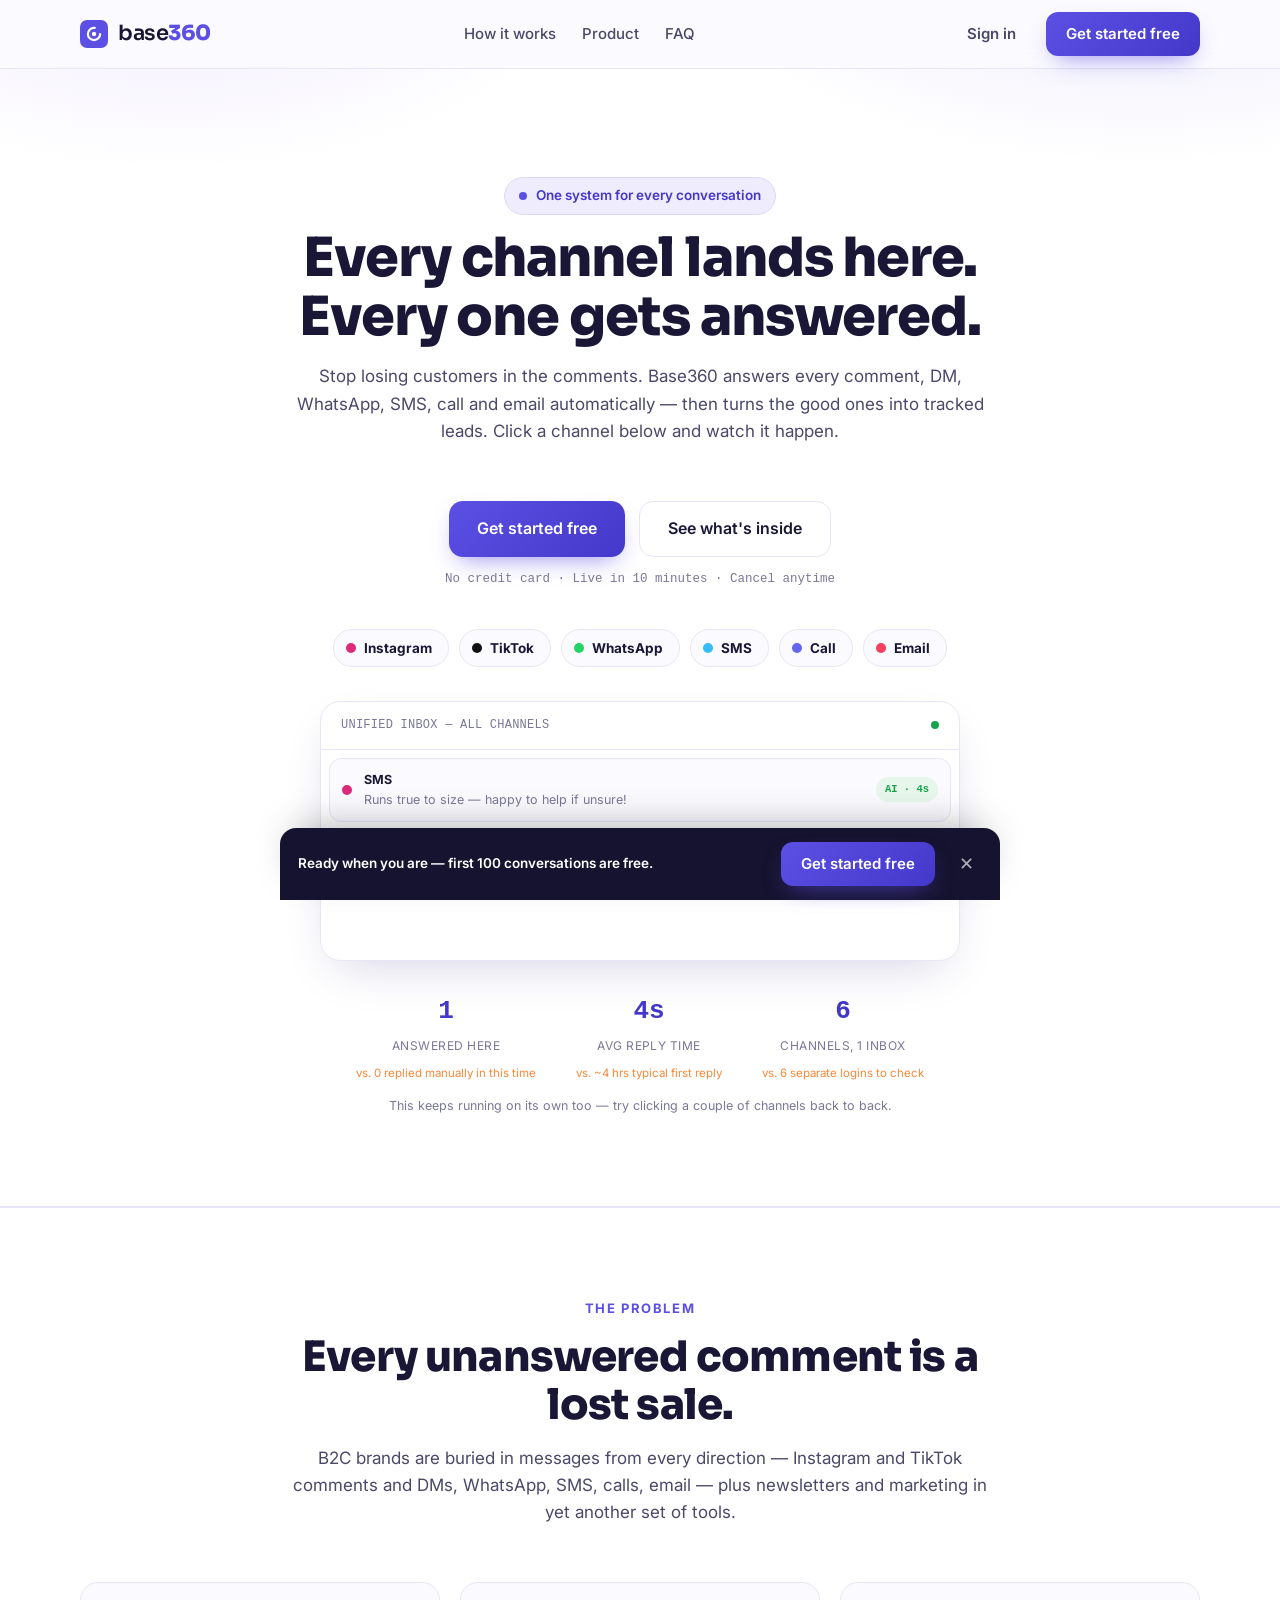
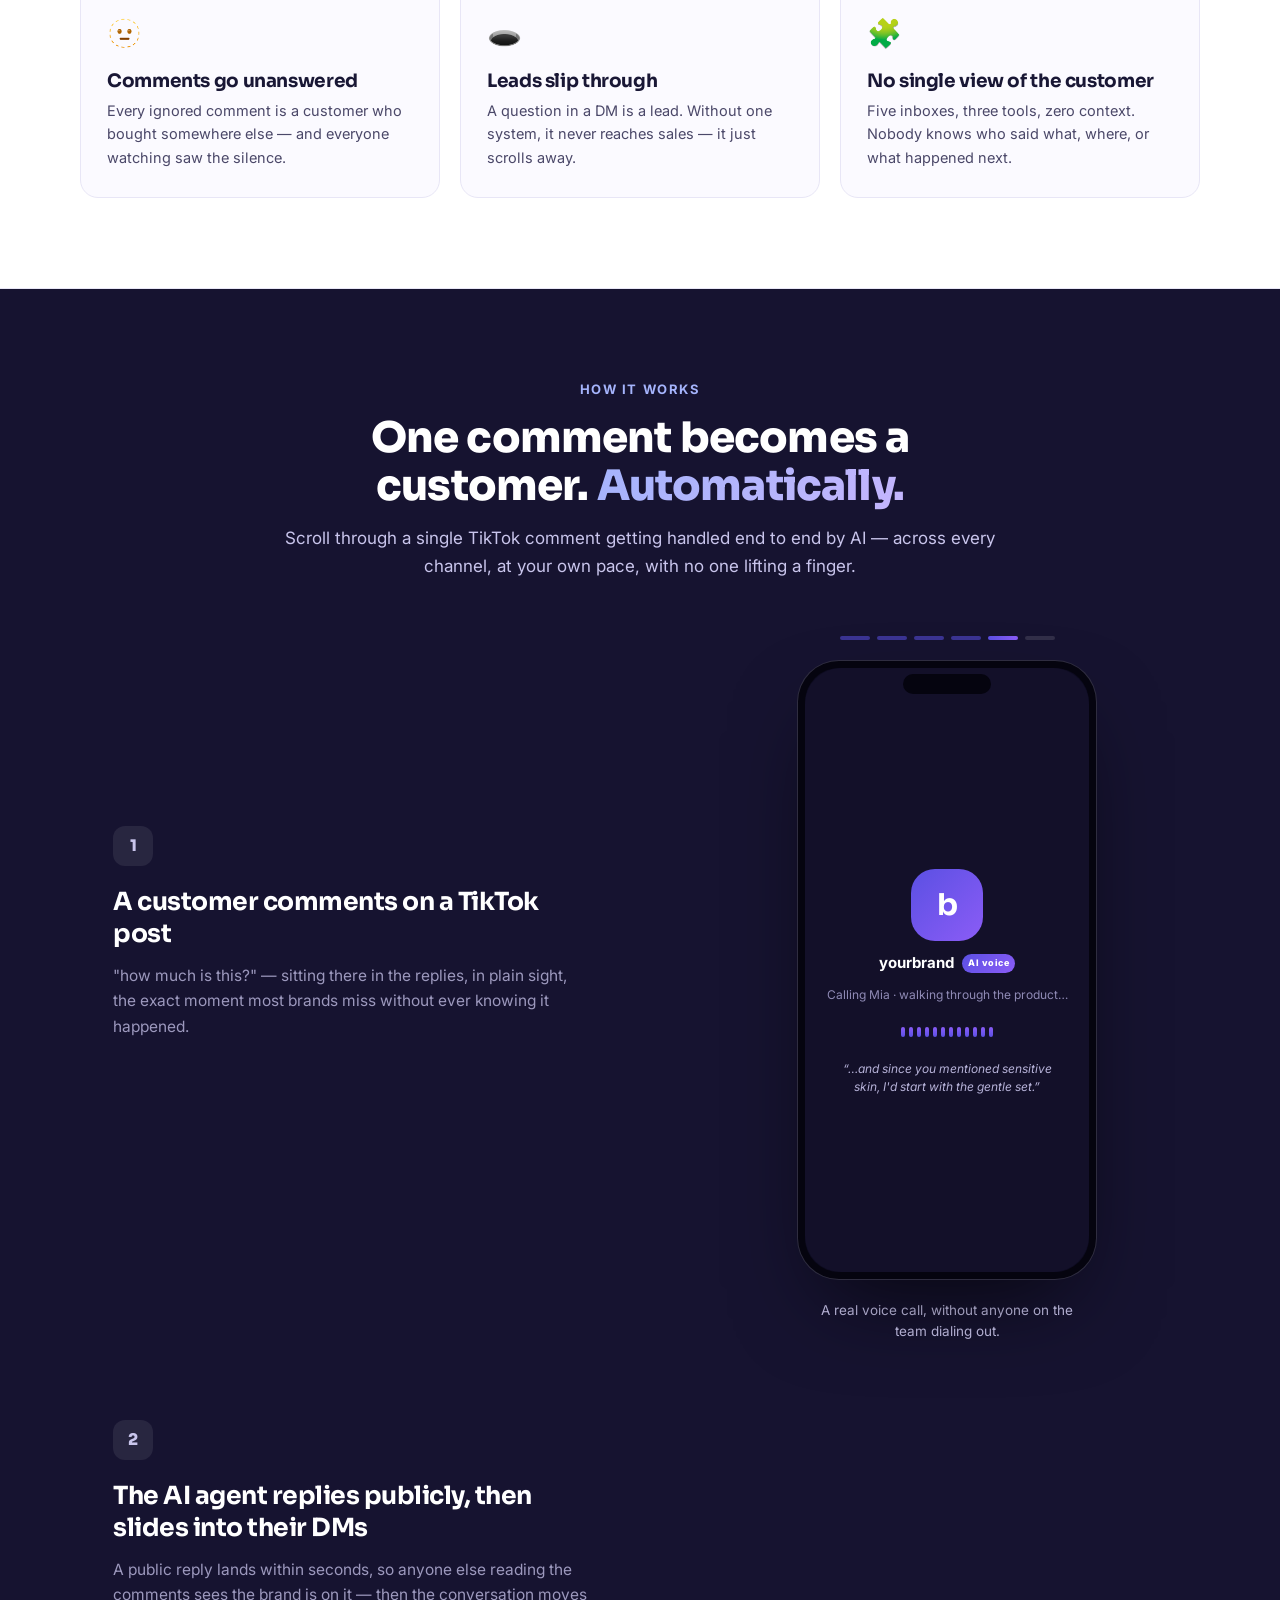
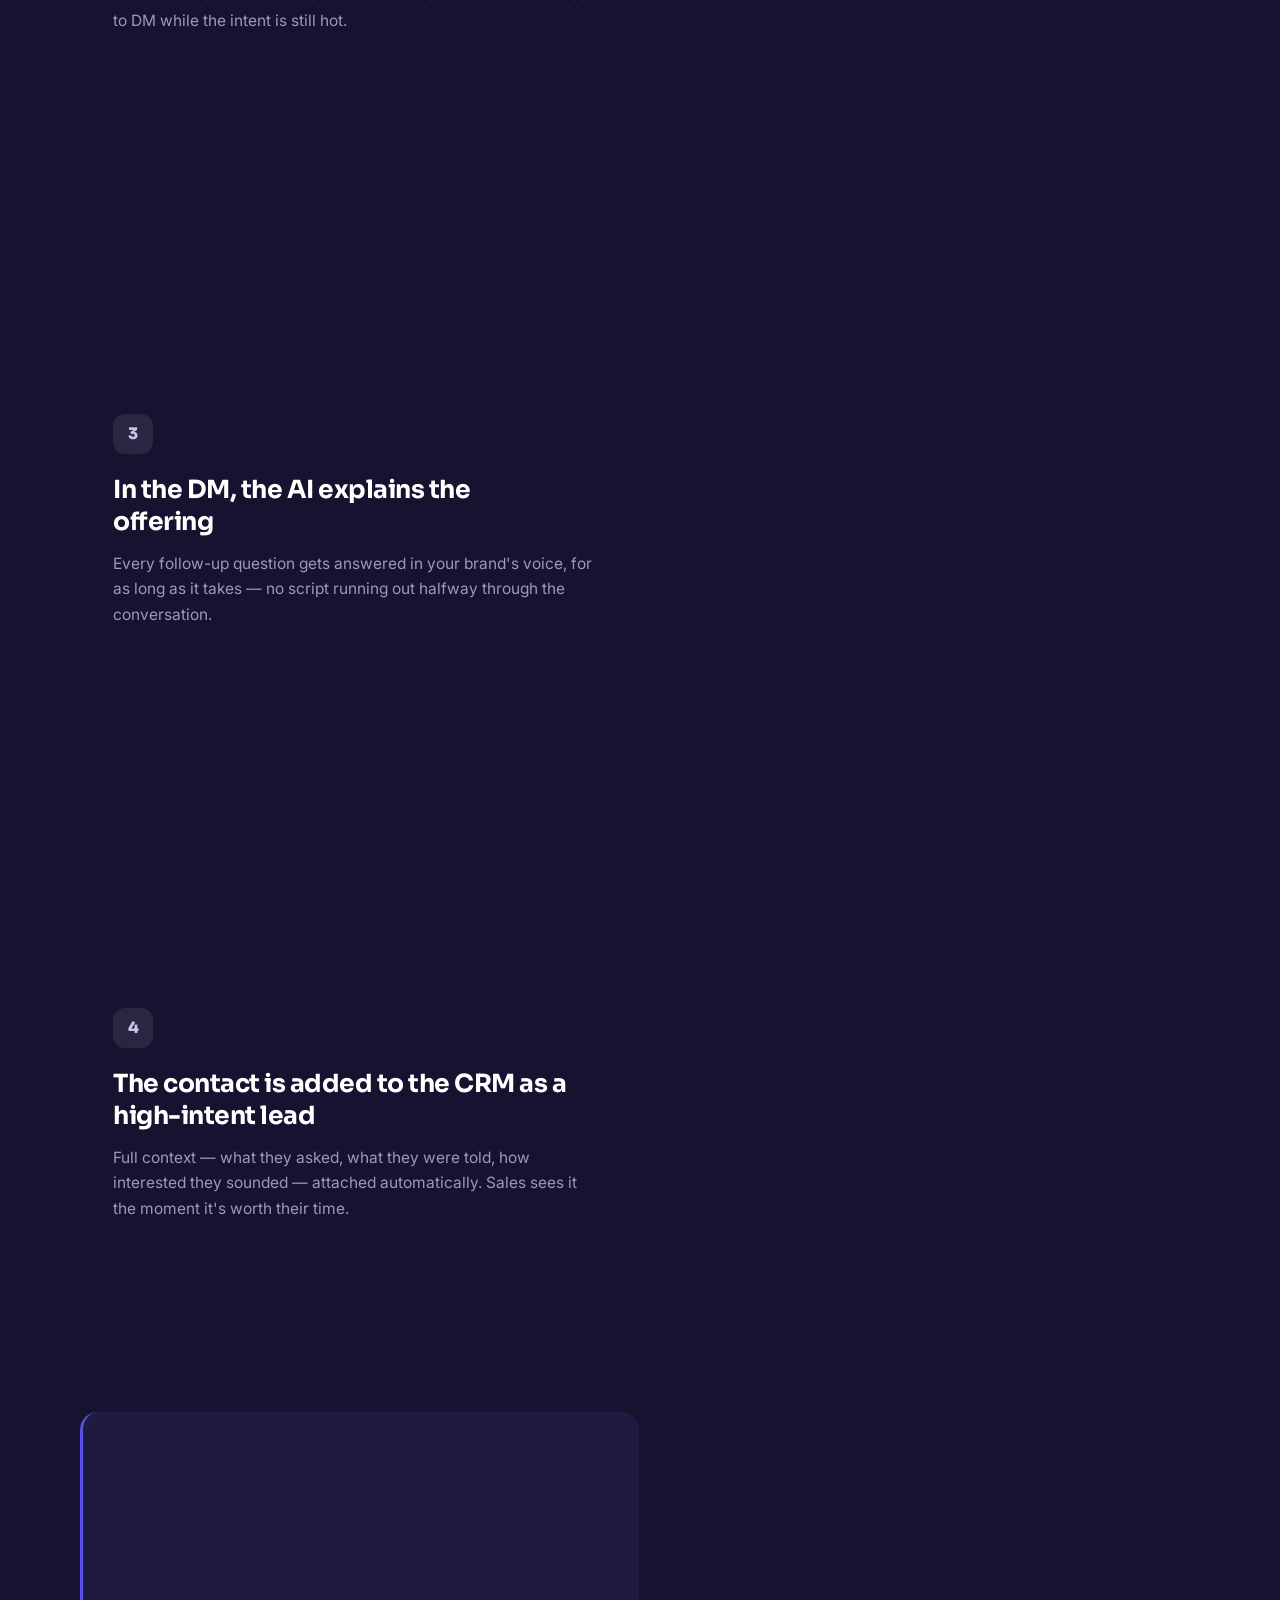
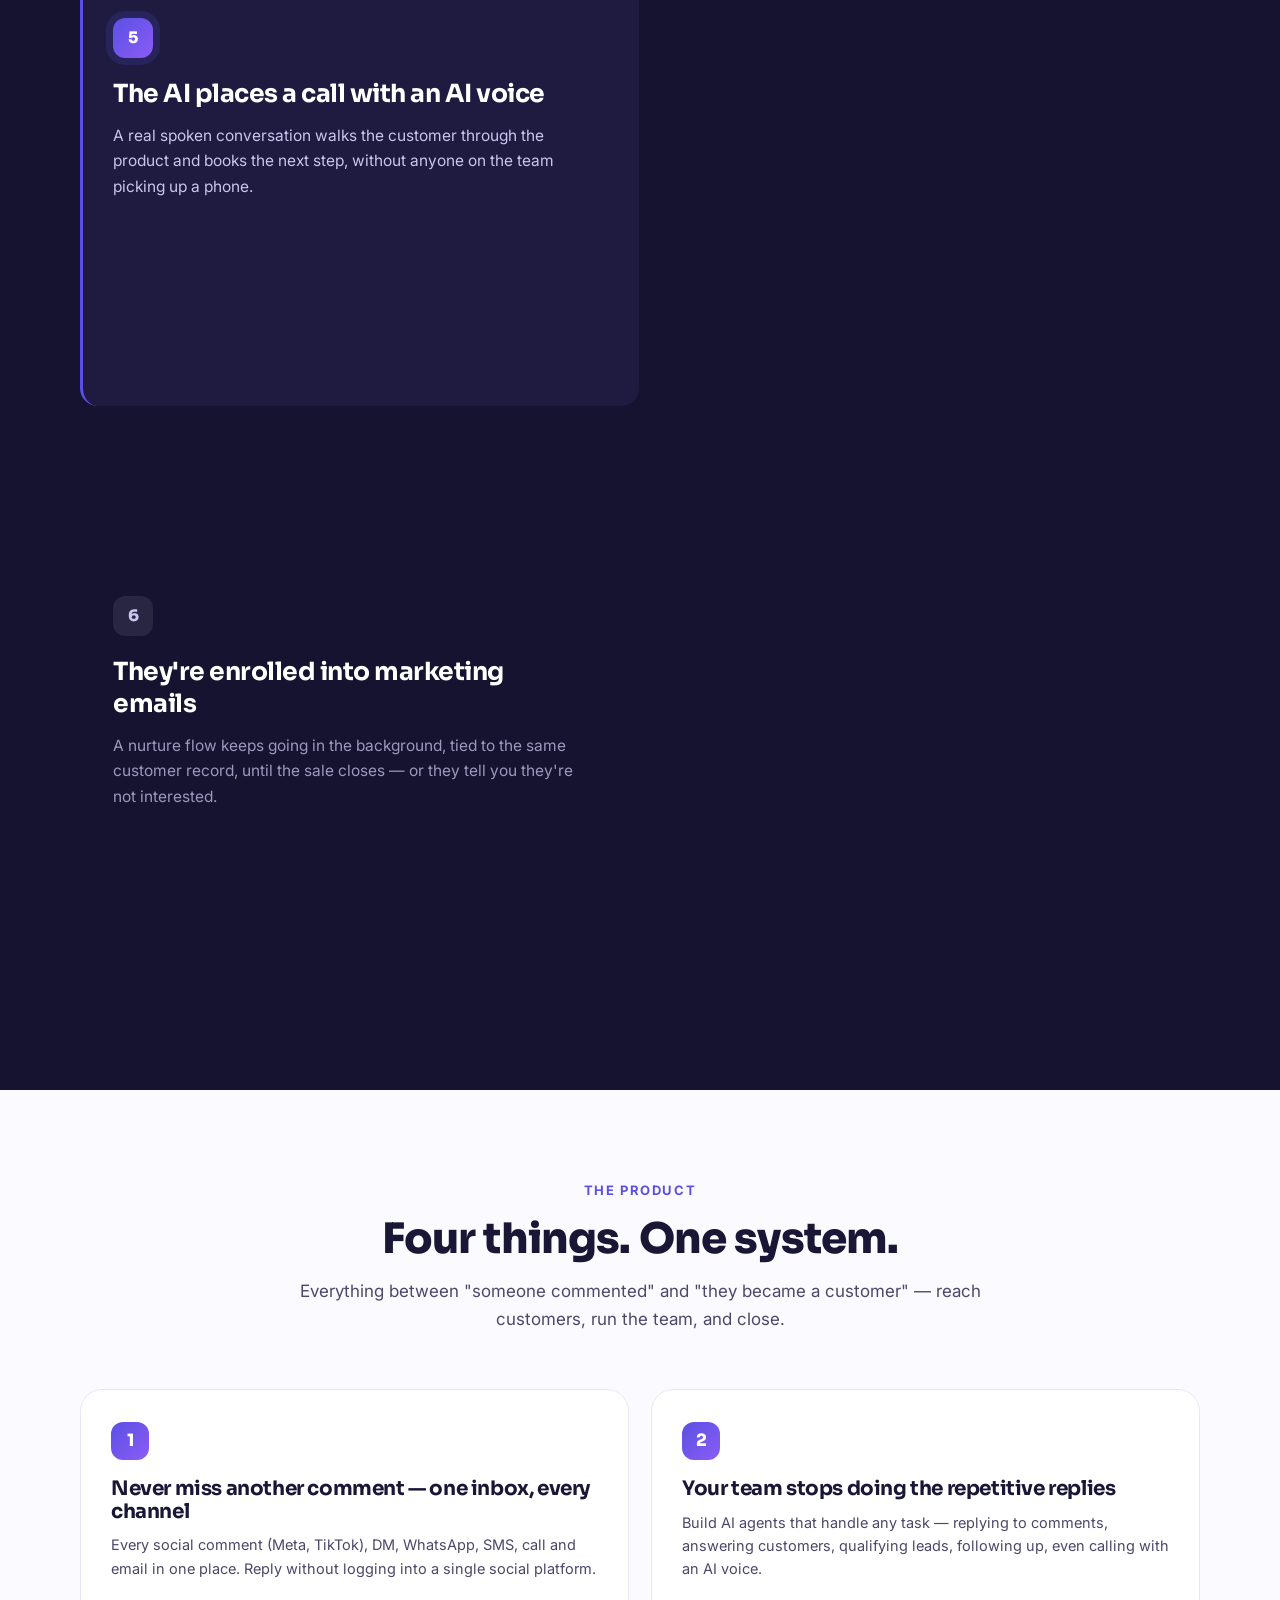
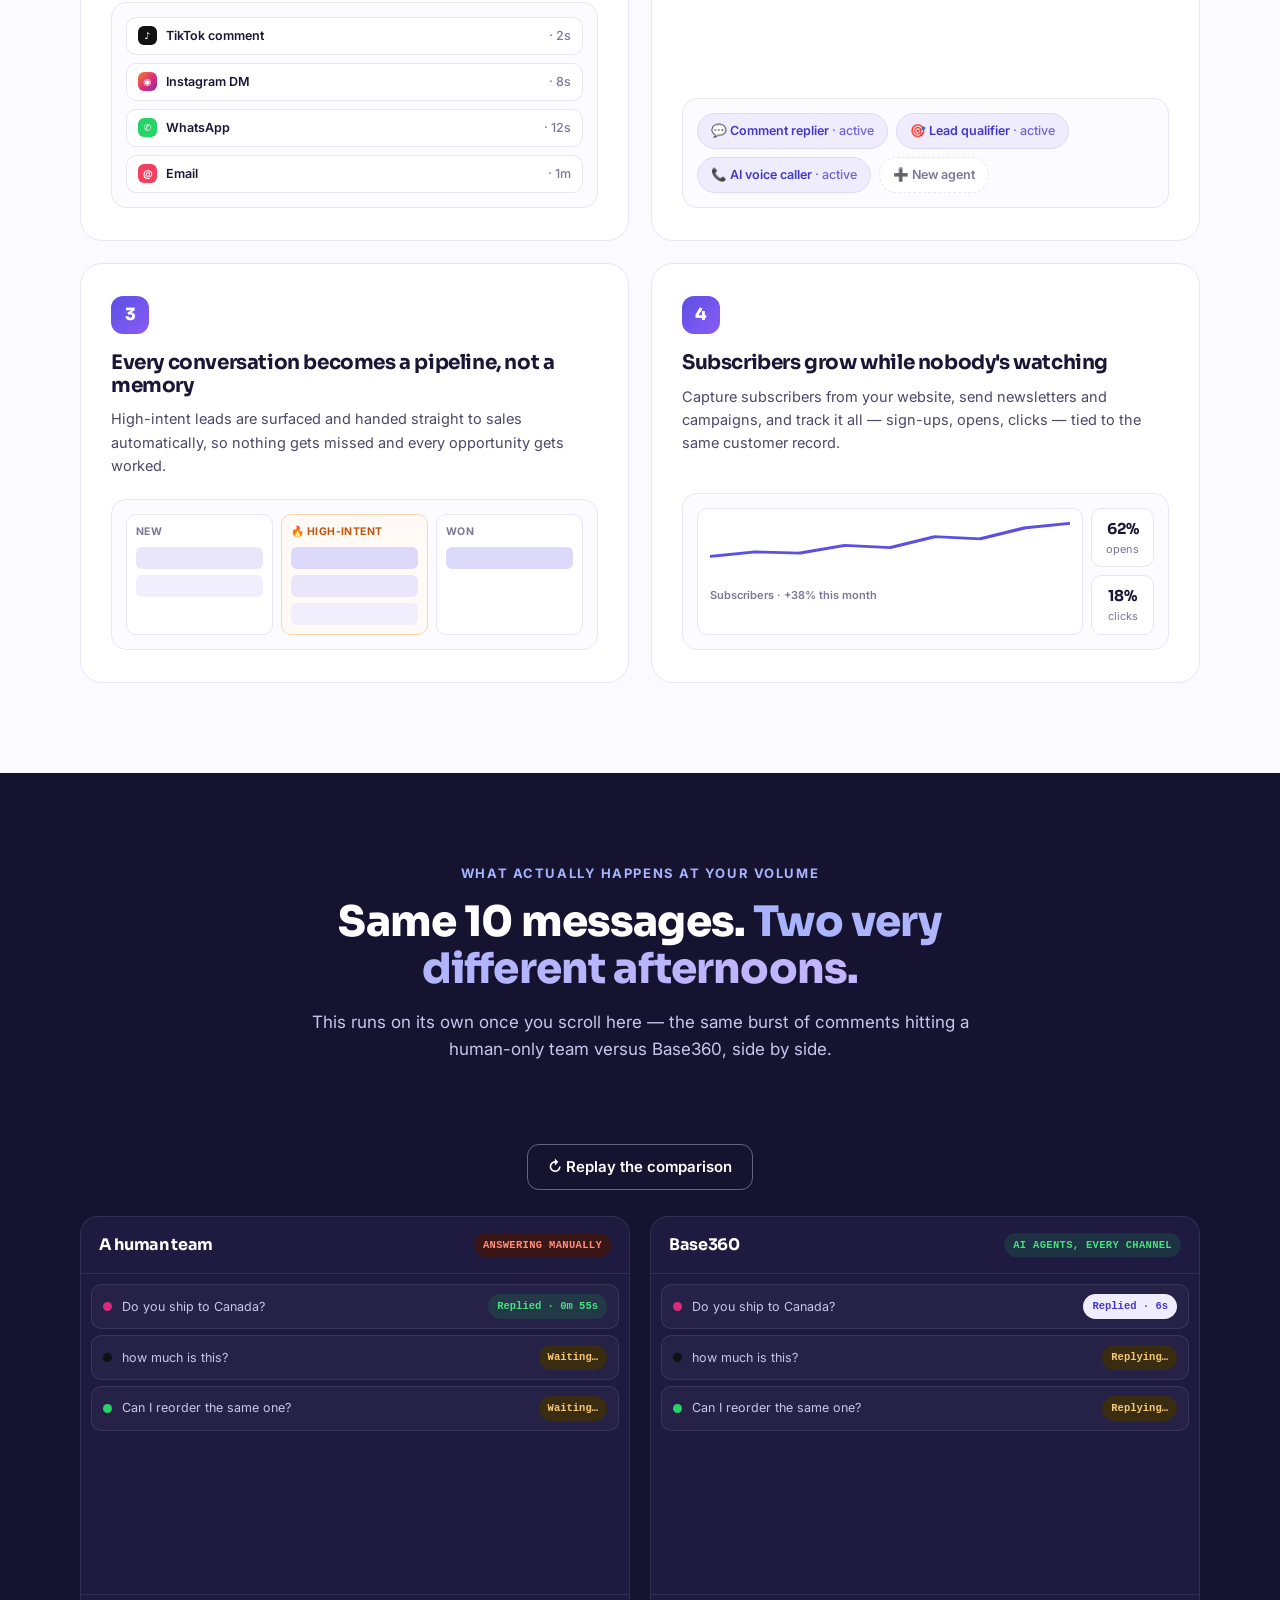
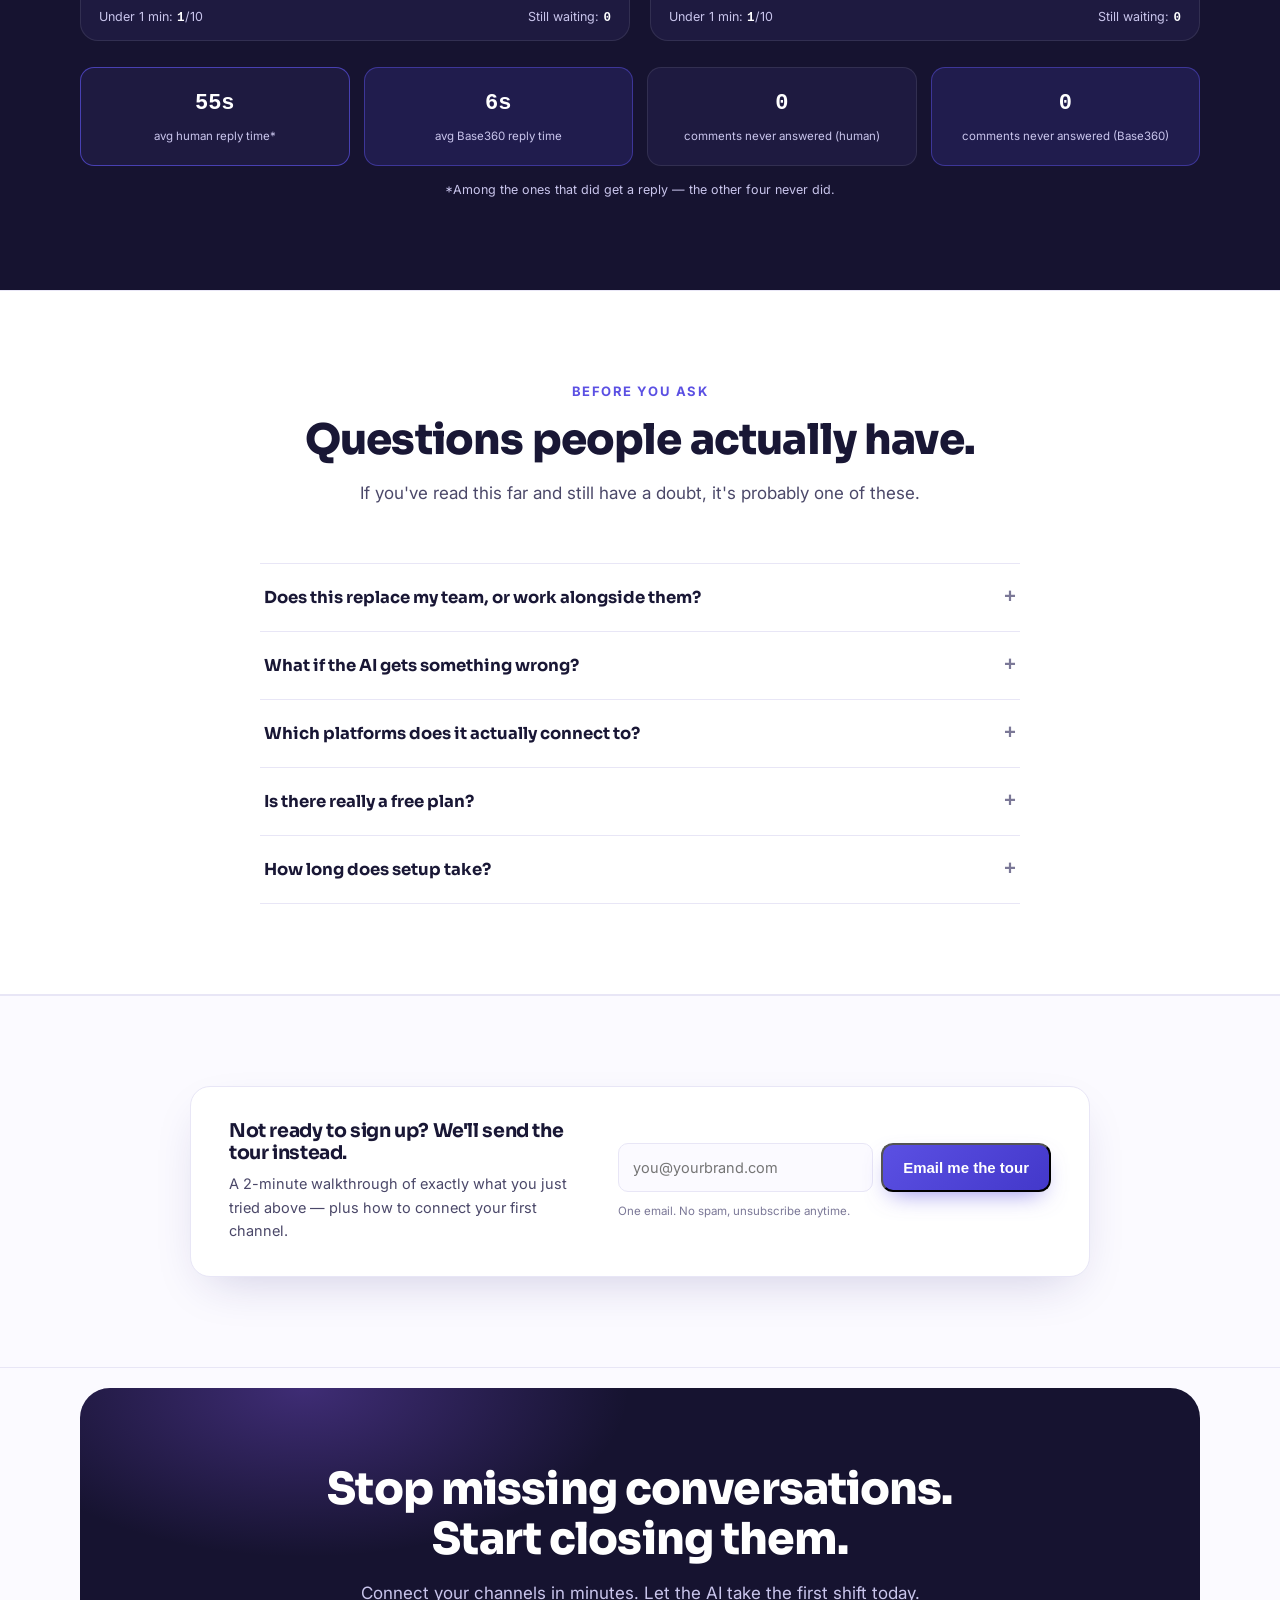
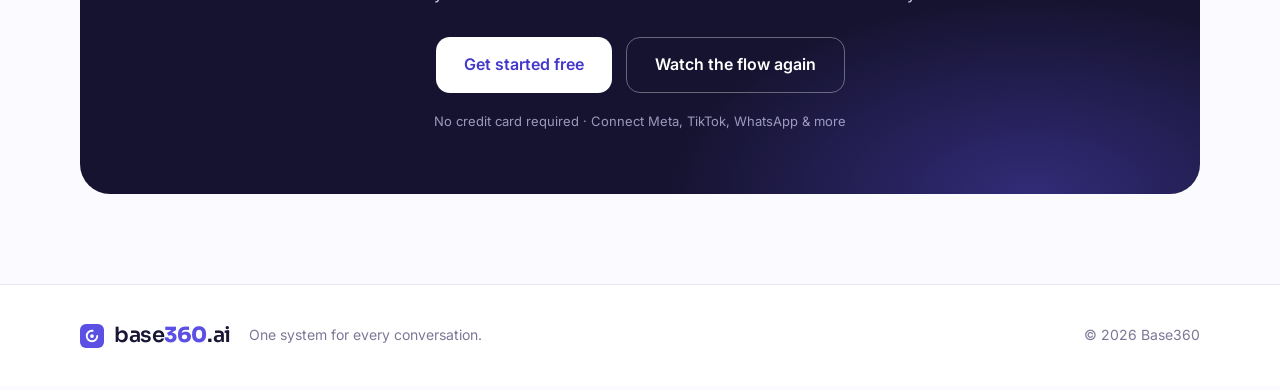
<file: alt-cro.html>
<!doctype html>
<html lang="en">
<head>
  <meta charset="utf-8" />
  <meta name="viewport" content="width=device-width, initial-scale=1" />
  <title>Base360 — Stop losing customers in the comments.</title>
  <meta name="description" content="Base360 answers every comment, DM, WhatsApp, SMS, call and email automatically, and turns the good ones into tracked leads. Try it below — no signup required." />
  <link rel="preconnect" href="https://fonts.googleapis.com" />
  <link rel="preconnect" href="https://fonts.gstatic.com" crossorigin />
  <link href="https://fonts.googleapis.com/css2?family=Sora:wght@600;700;800&family=Inter:wght@400;500;600;700&display=swap" rel="stylesheet" />
  <link rel="stylesheet" href="styles.css" />
  <link rel="icon" href="data:image/svg+xml,%3Csvg xmlns='http://www.w3.org/2000/svg' viewBox='0 0 32 32'%3E%3Crect width='32' height='32' rx='8' fill='%235b50e3'/%3E%3Ccircle cx='16' cy='16' r='7' fill='none' stroke='white' stroke-width='2.5' stroke-dasharray='33 11' stroke-linecap='round'/%3E%3Ccircle cx='16' cy='16' r='2.5' fill='white'/%3E%3C/svg%3E" />
  <style>
    /* ==========================================================
       alt-cro.html — "The Closer": CRO-sharpened duplicate of the
       restructured index.html. Reuses styles.css/app.js as-is
       (nothing there is touched) and adds three page-specific
       components the audit flagged as missing on index.html:
       an FAQ (objection-handling), a lower-commitment secondary
       CTA (email capture), and a dismissible sticky CTA bar.
       Copy throughout is tightened toward outcomes over labels.
       ========================================================== */
    .hero-fine { text-align: center; font-family: ui-monospace, "SF Mono", Menlo, Consolas, monospace; font-size: 12.5px; color: var(--muted); margin-top: -6px; margin-bottom: 8px; }

    /* ---------- FAQ ---------- */
    .faq { background: #fff; border-block: 1px solid var(--line); }
    .faq-list { max-width: 760px; margin: 40px auto 0; border-top: 1px solid var(--line); }
    .faq-item { border-bottom: 1px solid var(--line); }
    .faq-q {
      width: 100%; display: flex; justify-content: space-between; align-items: center; gap: 20px;
      padding: 22px 4px; background: none; border: none; cursor: pointer; text-align: left;
      font-family: var(--font-head); font-weight: 700; font-size: 16.5px; color: var(--ink);
    }
    .faq-q .plus { font-family: ui-monospace, "SF Mono", Menlo, Consolas, monospace; font-size: 20px; color: var(--muted); transition: transform .2s; flex: none; }
    .faq-q[aria-expanded="true"] .plus { transform: rotate(45deg); color: var(--primary); }
    .faq-a { max-height: 0; overflow: hidden; transition: max-height .28s ease; }
    .faq-a p { padding: 0 4px 22px; color: var(--ink-soft); font-size: 15px; max-width: 62ch; }

    /* ---------- Secondary CTA: email capture ---------- */
    .capture { background: var(--bg); border-block: 1px solid var(--line); }
    .capture-card {
      max-width: 900px; margin-inline: auto; background: var(--card); border: 1px solid var(--line);
      border-radius: 20px; box-shadow: var(--shadow); padding: 34px 38px;
      display: grid; grid-template-columns: 1.2fr 1fr; gap: 30px; align-items: center;
    }
    .capture-card h3 { font-size: 19px; margin-bottom: 8px; }
    .capture-card > div > p { color: var(--ink-soft); font-size: 14.5px; }
    .capture-form { display: flex; flex-direction: column; gap: 10px; }
    .capture-row { display: flex; gap: 8px; }
    .capture-row input {
      flex: 1; min-width: 0; border: 1.5px solid var(--line); border-radius: 10px; padding: 12px 14px;
      font: inherit; font-size: 14.5px; background: var(--bg); color: var(--ink);
    }
    .capture-row input:invalid:not(:placeholder-shown) { border-color: #dc2626; }
    .capture-error { font-size: 12.5px; color: #dc2626; display: none; }
    .capture-error.show { display: block; }
    .capture-success {
      display: none; background: #e7f7ec; border: 1px solid #bfe8cc; border-radius: 10px;
      padding: 12px 14px; font-size: 13.5px; color: var(--green); font-weight: 600;
    }
    .capture-success.show { display: block; }
    .capture-fine { font-size: 11.5px; color: var(--muted); }

    /* ---------- Sticky bottom CTA bar ---------- */
    .sticky-cta { position: fixed; left: 0; right: 0; bottom: -100px; z-index: 60; transition: bottom .3s ease; }
    .sticky-cta.show { bottom: 0; }
    .sticky-inner {
      background: var(--dark); color: #fff; border-radius: 16px 16px 0 0; margin-inline: auto;
      width: min(720px, 100% - 24px); padding: 14px 18px; display: flex; align-items: center; gap: 16px;
      box-shadow: 0 -14px 40px -18px rgba(0,0,0,0.4);
    }
    .sticky-inner p { font-size: 13.5px; font-weight: 600; flex: 1; }
    .sticky-close { background: none; border: none; color: rgba(255,255,255,.65); font-size: 18px; cursor: pointer; padding: 4px 8px; flex: none; }

    @media (max-width: 760px) {
      .capture-card { grid-template-columns: 1fr; }
    }
    @media (max-width: 480px) {
      .capture-row { flex-direction: column; align-items: stretch; }
      .capture-row .btn { width: 100%; }
    }
    @media (prefers-reduced-motion: reduce) {
      .sticky-cta { transition: none; }
    }
  </style>
</head>
<body>

  <!-- ============ NAV ============ -->
  <header class="nav" id="top">
    <div class="container nav-inner">
      <a class="logo" href="#top" aria-label="Base360 home">
        <span class="logo-mark" aria-hidden="true">
          <svg viewBox="0 0 32 32" width="28" height="28"><rect width="32" height="32" rx="8" fill="var(--primary)"/><circle cx="16" cy="16" r="7" fill="none" stroke="#fff" stroke-width="2.5" stroke-dasharray="33 11" stroke-linecap="round"/><circle cx="16" cy="16" r="2.5" fill="#fff"/></svg>
        </span>
        <span class="logo-word">base<b>360</b></span>
      </a>
      <nav class="nav-links" aria-label="Primary">
        <a href="#how">How it works</a>
        <a href="#features">Product</a>
        <a href="#faq">FAQ</a>
      </nav>
      <div class="nav-cta">
        <a class="btn btn-ghost" href="#cta">Sign in</a>
        <a class="btn btn-primary" href="#cta">Get started free</a>
      </div>
    </div>
  </header>

  <main>

    <!-- ============ HERO: "See it unify" ============ -->
    <section class="unify unify-hero" id="unify">
      <div class="hero-glow" aria-hidden="true"></div>
      <div class="container">
        <div class="section-head reveal">
          <p class="kicker"><span class="pulse-dot" aria-hidden="true"></span> One system for every conversation</p>
          <h1>Every channel lands here.<br />Every one gets answered.</h1>
          <p class="sub">Stop losing customers in the comments. Base360 answers every comment, DM, WhatsApp, SMS, call and email automatically — then turns the good ones into tracked leads. Click a channel below and watch it happen.</p>
        </div>
        <div class="hero-actions center reveal">
          <a class="btn btn-primary btn-lg" href="#cta">Get started free</a>
          <a class="btn btn-outline btn-lg" href="#features">See what's inside</a>
        </div>
        <p class="hero-fine reveal">No credit card · Live in 10 minutes · Cancel anytime</p>

        <div class="unify-stage" id="unifyStage">
          <div class="unify-sources" role="group" aria-label="Simulate an incoming message from a channel">
            <button class="src-btn" type="button" data-src="ig" style="--c:#dd2a7b">Instagram</button>
            <button class="src-btn" type="button" data-src="tt" style="--c:#111111">TikTok</button>
            <button class="src-btn" type="button" data-src="wa" style="--c:#25d366">WhatsApp</button>
            <button class="src-btn" type="button" data-src="sms" style="--c:#38bdf8">SMS</button>
            <button class="src-btn" type="button" data-src="call" style="--c:#6366f1">Call</button>
            <button class="src-btn" type="button" data-src="mail" style="--c:#f43f5e">Email</button>
          </div>

          <div class="unify-inbox" id="unifyInbox">
            <div class="unify-inbox-head"><span>UNIFIED INBOX — ALL CHANNELS</span><span class="unify-live-dot" aria-hidden="true"></span></div>
            <div class="unify-rows" id="unifyRows">
              <p class="unify-empty" id="unifyEmpty">Click a channel above — the message will land here and get answered automatically.</p>
            </div>
          </div>
        </div>

        <div class="unify-stats reveal">
          <div><b id="unifyCount">0</b><span>Answered here</span><i class="unify-vs">vs. 0 replied manually in this time</i></div>
          <div><b id="unifyAvg">—</b><span>Avg reply time</span><i class="unify-vs">vs. ~4 hrs typical first reply</i></div>
          <div><b>6</b><span>Channels, 1 inbox</span><i class="unify-vs">vs. 6 separate logins to check</i></div>
        </div>
        <p class="unify-hint reveal">This keeps running on its own too — try clicking a couple of channels back to back.</p>
      </div>
    </section>

    <!-- ============ PROBLEM ============ -->
    <section class="problem" id="problem">
      <div class="container">
        <div class="section-head reveal">
          <p class="kicker">The problem</p>
          <h2>Every unanswered comment is a lost sale.</h2>
          <p class="sub">B2C brands are buried in messages from every direction — Instagram and TikTok comments and DMs, WhatsApp, SMS, calls, email — plus newsletters and marketing in yet another set of tools.</p>
        </div>
        <div class="pain-grid">
          <div class="pain-card reveal" style="--d:.05s">
            <span class="pain-emoji">🫥</span>
            <h3>Comments go unanswered</h3>
            <p>Every ignored comment is a customer who bought somewhere else — and everyone watching saw the silence.</p>
          </div>
          <div class="pain-card reveal" style="--d:.15s">
            <span class="pain-emoji">🕳️</span>
            <h3>Leads slip through</h3>
            <p>A question in a DM is a lead. Without one system, it never reaches sales — it just scrolls away.</p>
          </div>
          <div class="pain-card reveal" style="--d:.25s">
            <span class="pain-emoji">🧩</span>
            <h3>No single view of the customer</h3>
            <p>Five inboxes, three tools, zero context. Nobody knows who said what, where, or what happened next.</p>
          </div>
        </div>
      </div>
    </section>

    <!-- ============ HOW IT WORKS — scroll-paced story ============ -->
    <section class="fs" id="how">
      <div class="container">
        <div class="section-head section-head-dark reveal">
          <p class="kicker kicker-dark">How it works</p>
          <h2>One comment becomes a customer. <em>Automatically.</em></h2>
          <p class="sub">Scroll through a single TikTok comment getting handled end to end by AI — across every channel, at your own pace, with no one lifting a finger.</p>
        </div>

        <div class="fs-grid">
          <div class="fs-steps" id="fsSteps">
            <div class="fstep" data-fstep="0">
              <span class="fnum">1</span>
              <h3>A customer comments on a TikTok post</h3>
              <p>"how much is this?" — sitting there in the replies, in plain sight, the exact moment most brands miss without ever knowing it happened.</p>
            </div>
            <div class="fstep" data-fstep="1">
              <span class="fnum">2</span>
              <h3>The AI agent replies publicly, then slides into their DMs</h3>
              <p>A public reply lands within seconds, so anyone else reading the comments sees the brand is on it — then the conversation moves to DM while the intent is still hot.</p>
            </div>
            <div class="fstep" data-fstep="2">
              <span class="fnum">3</span>
              <h3>In the DM, the AI explains the offering</h3>
              <p>Every follow-up question gets answered in your brand's voice, for as long as it takes — no script running out halfway through the conversation.</p>
            </div>
            <div class="fstep" data-fstep="3">
              <span class="fnum">4</span>
              <h3>The contact is added to the CRM as a high-intent lead</h3>
              <p>Full context — what they asked, what they were told, how interested they sounded — attached automatically. Sales sees it the moment it's worth their time.</p>
            </div>
            <div class="fstep" data-fstep="4">
              <span class="fnum">5</span>
              <h3>The AI places a call with an AI voice</h3>
              <p>A real spoken conversation walks the customer through the product and books the next step, without anyone on the team picking up a phone.</p>
            </div>
            <div class="fstep" data-fstep="5">
              <span class="fnum">6</span>
              <h3>They're enrolled into marketing emails</h3>
              <p>A nurture flow keeps going in the background, tied to the same customer record, until the sale closes — or they tell you they're not interested.</p>
            </div>
          </div>

          <div class="fs-sticky">
            <div class="fs-rail" aria-hidden="true">
              <span data-rail="0"></span><span data-rail="1"></span><span data-rail="2"></span><span data-rail="3"></span><span data-rail="4"></span><span data-rail="5"></span>
            </div>
            <div class="fphone" aria-hidden="true">
              <div class="fphone-notch"></div>

              <div class="fscreen fscreen-tiktok" data-fscreen="0">
                <div class="tiktok-video">
                  <span class="tv-gradient"></span>
                  <span class="tv-caption">✨ Our best-seller is back in stock</span>
                </div>
                <div class="tiktok-comments">
                  <div class="tk-comment appear-1">
                    <span class="avatar av-1">M</span>
                    <span><b>@mia.styles</b><i>how much is this? 😍</i></span>
                  </div>
                </div>
              </div>

              <div class="fscreen fscreen-tiktok" data-fscreen="1">
                <div class="tiktok-video small">
                  <span class="tv-gradient"></span>
                  <span class="tv-caption">✨ Our best-seller is back in stock</span>
                </div>
                <div class="tiktok-comments">
                  <div class="tk-comment">
                    <span class="avatar av-1">M</span>
                    <span><b>@mia.styles</b><i>how much is this? 😍</i></span>
                  </div>
                  <div class="tk-comment brand appear-1">
                    <span class="avatar av-brand">b</span>
                    <span><b>yourbrand <em class="ai-chip">AI</em></b><i>It's $49 with free shipping! Just sent you the details 💜</i></span>
                  </div>
                  <div class="dm-toast appear-2">→ Sliding into DMs…</div>
                </div>
              </div>

              <div class="fscreen fscreen-dm" data-fscreen="2">
                <div class="dm-head"><span class="avatar av-brand">b</span> yourbrand <em class="ai-chip">AI agent</em></div>
                <div class="dm-body">
                  <p class="bubble them appear-1">Hey Mia! 👋 The set you asked about is $49 — free shipping this week.</p>
                  <p class="bubble me appear-2">is it good for sensitive skin?</p>
                  <p class="bubble them appear-3">Totally — it's fragrance-free and dermatologist tested. Want me to hold one for you?</p>
                  <p class="bubble me appear-4">yes please!! 🙌</p>
                </div>
              </div>

              <div class="fscreen fscreen-crm" data-fscreen="3">
                <div class="crm-head">CRM · New lead</div>
                <div class="crm-card appear-1">
                  <div class="crm-top"><span class="avatar av-1 big">M</span><span><b>Mia Santoso</b><i>@mia.styles · TikTok</i></span></div>
                  <div class="crm-rows">
                    <span>Intent<b class="intent-hot">🔥 High</b></span>
                    <span>Source<b>TikTok comment</b></span>
                    <span>Stage<b>Qualified by AI</b></span>
                    <span>Owner<b>Sales · Andra</b></span>
                  </div>
                  <div class="crm-timeline appear-2">
                    <span>💬 Commented on post</span>
                    <span>⚡ AI replied publicly</span>
                    <span>📩 DM conversation · 4 msgs</span>
                    <span class="now">🎯 Handed to sales</span>
                  </div>
                </div>
              </div>

              <div class="fscreen fscreen-call" data-fscreen="4">
                <div class="call-avatar appear-1"><span class="avatar av-brand huge">b</span></div>
                <p class="call-name">yourbrand <em class="ai-chip">AI voice</em></p>
                <p class="call-status">Calling Mia · walking through the product…</p>
                <div class="waveform appear-2">
                  <span></span><span></span><span></span><span></span><span></span><span></span><span></span><span></span><span></span><span></span><span></span><span></span>
                </div>
                <p class="call-note appear-3">“…and since you mentioned sensitive skin, I'd start with the gentle set.”</p>
              </div>

              <div class="fscreen fscreen-email" data-fscreen="5">
                <div class="crm-head">Marketing · Enrolled</div>
                <div class="email-card appear-1">
                  <span class="email-tag">Welcome flow · Email 1 of 5</span>
                  <b>Mia, your gentle set is waiting 💜</b>
                  <i>Here's everything you asked about — plus 10% off your first order.</i>
                  <span class="email-btn">Complete your order</span>
                </div>
                <div class="email-stats appear-2">
                  <span><b>Opened</b> 2m ago</span>
                  <span><b>Clicked</b> ✓</span>
                  <span class="now"><b>Status</b> 🛒 Purchased</span>
                </div>
              </div>
            </div>
            <p class="fs-caption" id="fsCaption">Scroll — the phone will catch up to wherever you are.</p>
          </div>
        </div>
      </div>
    </section>

    <!-- ============ FEATURES ============ -->
    <section class="features" id="features">
      <div class="container">
        <div class="section-head reveal">
          <p class="kicker">The product</p>
          <h2>Four things. One system.</h2>
          <p class="sub">Everything between "someone commented" and "they became a customer" — reach customers, run the team, and close.</p>
        </div>

        <div class="feature-grid">
          <article class="feature-card reveal" style="--d:.05s">
            <span class="feature-num">1</span>
            <h3>Never miss another comment — one inbox, every channel</h3>
            <p>Every social comment (Meta, TikTok), DM, WhatsApp, SMS, call and email in one place. Reply without logging into a single social platform.</p>
            <div class="mini mini-inbox" aria-hidden="true">
              <span><i class="ch-icon ch-tt"></i>TikTok comment <em>· 2s</em></span>
              <span><i class="ch-icon ch-ig"></i>Instagram DM <em>· 8s</em></span>
              <span><i class="ch-icon ch-wa"></i>WhatsApp <em>· 12s</em></span>
              <span><i class="ch-icon ch-mail"></i>Email <em>· 1m</em></span>
            </div>
          </article>

          <article class="feature-card reveal" style="--d:.15s">
            <span class="feature-num">2</span>
            <h3>Your team stops doing the repetitive replies</h3>
            <p>Build AI agents that handle any task — replying to comments, answering customers, qualifying leads, following up, even calling with an AI voice.</p>
            <div class="mini mini-agents" aria-hidden="true">
              <span class="agent-pill on">💬 Comment replier <em>· active</em></span>
              <span class="agent-pill on">🎯 Lead qualifier <em>· active</em></span>
              <span class="agent-pill on">📞 AI voice caller <em>· active</em></span>
              <span class="agent-pill">➕ New agent</span>
            </div>
          </article>

          <article class="feature-card reveal" style="--d:.25s">
            <span class="feature-num">3</span>
            <h3>Every conversation becomes a pipeline, not a memory</h3>
            <p>High-intent leads are surfaced and handed straight to sales automatically, so nothing gets missed and every opportunity gets worked.</p>
            <div class="mini mini-crm" aria-hidden="true">
              <div class="kanban-col"><b>New</b><span class="kb kb-1"></span><span class="kb kb-2"></span></div>
              <div class="kanban-col hot"><b>🔥 High-intent</b><span class="kb kb-3"></span><span class="kb kb-1"></span><span class="kb kb-2"></span></div>
              <div class="kanban-col"><b>Won</b><span class="kb kb-3"></span></div>
            </div>
          </article>

          <article class="feature-card reveal" style="--d:.35s">
            <span class="feature-num">4</span>
            <h3>Subscribers grow while nobody's watching</h3>
            <p>Capture subscribers from your website, send newsletters and campaigns, and track it all — sign-ups, opens, clicks — tied to the same customer record.</p>
            <div class="mini mini-marketing" aria-hidden="true">
              <div class="spark">
                <svg viewBox="0 0 120 40" preserveAspectRatio="none"><path d="M0 34 L15 30 L30 31 L45 24 L60 26 L75 16 L90 18 L105 8 L120 4" fill="none" stroke="var(--primary)" stroke-width="2.5" stroke-linecap="round"/></svg>
                <em>Subscribers · +38% this month</em>
              </div>
              <span class="mk-stat"><b>62%</b> opens</span>
              <span class="mk-stat"><b>18%</b> clicks</span>
            </div>
          </article>
        </div>
      </div>
    </section>

    <!-- ============ "Human vs AI" race comparison ============ -->
    <section class="race" id="race">
      <div class="container">
        <div class="section-head section-head-dark reveal">
          <p class="kicker kicker-dark">What actually happens at your volume</p>
          <h2>Same 10 messages. <em>Two very different afternoons.</em></h2>
          <p class="sub">This runs on its own once you scroll here — the same burst of comments hitting a human-only team versus Base360, side by side.</p>
        </div>
        <div style="text-align: center;">
          <a class="btn btn-outline-light" href="#race" id="raceReplay">↻ Replay the comparison</a>
        </div>

        <div class="race-grid reveal">
          <div class="race-col">
            <div class="race-head"><h3>A human team</h3><span class="race-tag bad">Answering manually</span></div>
            <div class="race-queue" id="raceHuman" aria-live="polite"></div>
            <div class="race-foot"><span>Under 1 min: <b id="humanFast">0</b>/10</span><span>Still waiting: <b id="humanStuck">0</b></span></div>
          </div>
          <div class="race-col">
            <div class="race-head"><h3>Base360</h3><span class="race-tag good">AI agents, every channel</span></div>
            <div class="race-queue" id="raceAI" aria-live="polite"></div>
            <div class="race-foot"><span>Under 1 min: <b id="aiFast">0</b>/10</span><span>Still waiting: <b id="aiStuck">0</b></span></div>
          </div>
        </div>

        <div class="race-score reveal" id="raceScore">
          <div><b id="scoreHumanAvg">—</b><span>avg human reply time*</span></div>
          <div class="hl"><b id="scoreAiAvg">—</b><span>avg Base360 reply time</span></div>
          <div><b id="scoreHumanStuck">0</b><span>comments never answered (human)</span></div>
          <div class="hl"><b id="scoreAiStuck">0</b><span>comments never answered (Base360)</span></div>
        </div>
        <p class="race-fine reveal">*Among the ones that did get a reply — the other four never did.</p>
      </div>
    </section>

    <!-- ============ NEW: FAQ — objection handling ============ -->
    <section class="faq" id="faq">
      <div class="container">
        <div class="section-head reveal">
          <p class="kicker">Before you ask</p>
          <h2>Questions people actually have.</h2>
          <p class="sub">If you've read this far and still have a doubt, it's probably one of these.</p>
        </div>
        <div class="faq-list reveal">
          <div class="faq-item">
            <button class="faq-q" aria-expanded="false">Does this replace my team, or work alongside them?<span class="plus">+</span></button>
            <div class="faq-a"><p>Alongside. The AI handles the repetitive first response and routine questions; anything high-intent or complicated gets handed to your team with full context — not dumped on them cold.</p></div>
          </div>
          <div class="faq-item">
            <button class="faq-q" aria-expanded="false">What if the AI gets something wrong?<span class="plus">+</span></button>
            <div class="faq-a"><p>You set what it's allowed to say — pricing, policies, tone — and can review every conversation. If it's ever unsure, it can hand off to a human instead of guessing.</p></div>
          </div>
          <div class="faq-item">
            <button class="faq-q" aria-expanded="false">Which platforms does it actually connect to?<span class="plus">+</span></button>
            <div class="faq-a"><p>Instagram and TikTok comments and DMs, WhatsApp, SMS, phone calls, and email — all in one inbox, from day one.</p></div>
          </div>
          <div class="faq-item">
            <button class="faq-q" aria-expanded="false">Is there really a free plan?<span class="plus">+</span></button>
            <div class="faq-a"><p>Yes — your first 100 conversations are free, no credit card required, so you can see it work on your own comments before paying anything.</p></div>
          </div>
          <div class="faq-item">
            <button class="faq-q" aria-expanded="false">How long does setup take?<span class="plus">+</span></button>
            <div class="faq-a"><p>Most teams connect their first channel and have an AI agent replying within about 10 minutes.</p></div>
          </div>
        </div>
      </div>
    </section>

    <!-- ============ NEW: secondary CTA — email capture ============ -->
    <section class="capture">
      <div class="container">
        <div class="capture-card reveal">
          <div>
            <h3>Not ready to sign up? We'll send the tour instead.</h3>
            <p>A 2-minute walkthrough of exactly what you just tried above — plus how to connect your first channel.</p>
          </div>
          <div>
            <form class="capture-form" id="captureForm" novalidate>
              <div class="capture-row">
                <label class="sr-only" for="captureEmail" style="position:absolute;width:1px;height:1px;overflow:hidden;clip:rect(0,0,0,0);">Work email</label>
                <input id="captureEmail" type="email" placeholder="you@yourbrand.com" required />
                <button class="btn btn-primary" type="submit">Email me the tour</button>
              </div>
              <p class="capture-error" id="captureError" aria-live="polite">Enter a valid email address so we know where to send it.</p>
              <p class="capture-fine">One email. No spam, unsubscribe anytime.</p>
            </form>
            <p class="capture-success" id="captureSuccess" aria-live="polite"></p>
          </div>
        </div>
      </div>
    </section>

    <!-- ============ CTA ============ -->
    <section class="cta" id="cta">
      <div class="container">
        <div class="cta-card reveal">
          <div class="cta-glow" aria-hidden="true"></div>
          <h2>Stop missing conversations.<br />Start closing them.</h2>
          <p>Connect your channels in minutes. Let the AI take the first shift today.</p>
          <div class="hero-actions center">
            <a class="btn btn-light btn-lg" href="#">Get started free</a>
            <a class="btn btn-outline-light btn-lg" href="#how">Watch the flow again</a>
          </div>
          <p class="cta-fine">No credit card required · Connect Meta, TikTok, WhatsApp &amp; more</p>
        </div>
      </div>
    </section>
  </main>

  <!-- ============ FOOTER ============ -->
  <footer class="footer">
    <div class="container footer-inner">
      <a class="logo" href="#top">
        <span class="logo-mark" aria-hidden="true">
          <svg viewBox="0 0 32 32" width="24" height="24"><rect width="32" height="32" rx="8" fill="var(--primary)"/><circle cx="16" cy="16" r="7" fill="none" stroke="#fff" stroke-width="2.5" stroke-dasharray="33 11" stroke-linecap="round"/><circle cx="16" cy="16" r="2.5" fill="#fff"/></svg>
        </span>
        <span class="logo-word">base<b>360</b>.ai</span>
      </a>
      <p>One system for every conversation.</p>
      <p class="footer-fine">© 2026 Base360</p>
    </div>
  </footer>

  <!-- ============ Sticky bottom CTA ============ -->
  <div class="sticky-cta" id="stickyCta">
    <div class="sticky-inner">
      <p>Ready when you are — first 100 conversations are free.</p>
      <a class="btn btn-primary" href="#cta">Get started free</a>
      <button class="sticky-close" id="stickyClose" aria-label="Dismiss this bar">✕</button>
    </div>
  </div>

  <script src="app.js"></script>
  <script>
    /* ------------------------------------------------------------
       Page-specific interactions for the three new CRO components.
       Independent IIFE, new ids only — never touches app.js.
       ------------------------------------------------------------ */
    (function () {
      "use strict";

      /* FAQ accordion */
      document.querySelectorAll(".faq-q").forEach(function (btn) {
        var panel = btn.nextElementSibling;
        btn.addEventListener("click", function () {
          var open = btn.getAttribute("aria-expanded") === "true";
          btn.setAttribute("aria-expanded", String(!open));
          panel.style.maxHeight = open ? "0px" : panel.scrollHeight + "px";
        });
      });

      /* Email capture */
      var captureForm = document.getElementById("captureForm");
      var captureError = document.getElementById("captureError");
      var captureSuccess = document.getElementById("captureSuccess");
      var captureEmail = document.getElementById("captureEmail");
      if (captureForm) {
        captureForm.addEventListener("submit", function (e) {
          e.preventDefault();
          if (!captureEmail.checkValidity()) {
            captureError.classList.add("show");
            captureEmail.focus();
            return;
          }
          captureError.classList.remove("show");
          captureSuccess.textContent = "Sent — check " + captureEmail.value + " in the next minute or two.";
          captureSuccess.classList.add("show");
          captureForm.hidden = true;
        });
      }

      /* Sticky CTA bar — appears once the hero scrolls out of view */
      var stickyCta = document.getElementById("stickyCta");
      var stickyClose = document.getElementById("stickyClose");
      var dismissed = false;
      try { dismissed = sessionStorage.getItem("base360-cro-sticky-dismissed") === "1"; } catch (err) {}
      var heroEl = document.getElementById("unify");
      if ("IntersectionObserver" in window && heroEl && stickyCta) {
        var heroIo = new IntersectionObserver(function (entries) {
          entries.forEach(function (entry) {
            if (dismissed) return;
            stickyCta.classList.toggle("show", !entry.isIntersecting);
          });
        }, { threshold: 0 });
        heroIo.observe(heroEl);
      }
      if (stickyClose) {
        stickyClose.addEventListener("click", function () {
          dismissed = true;
          stickyCta.classList.remove("show");
          try { sessionStorage.setItem("base360-cro-sticky-dismissed", "1"); } catch (err) {}
        });
      }
    })();
  </script>
</body>
</html>
</file>
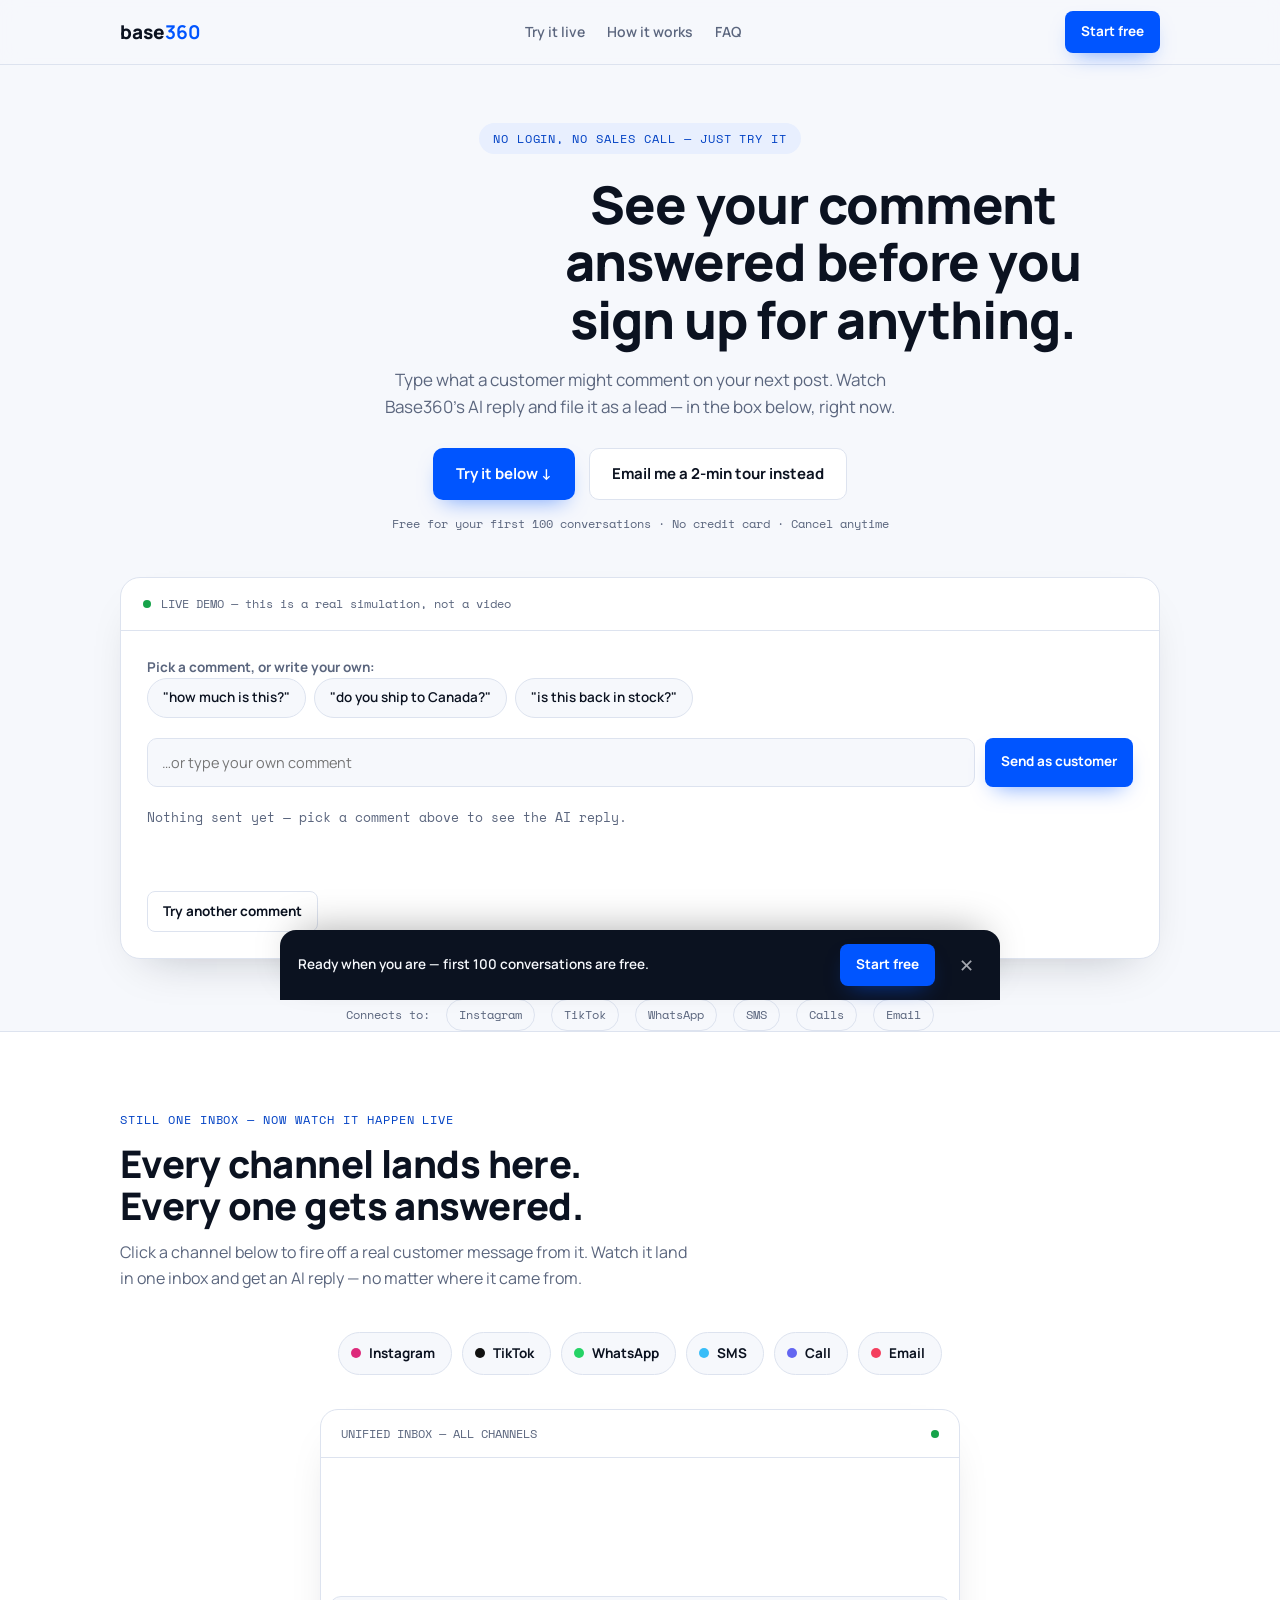
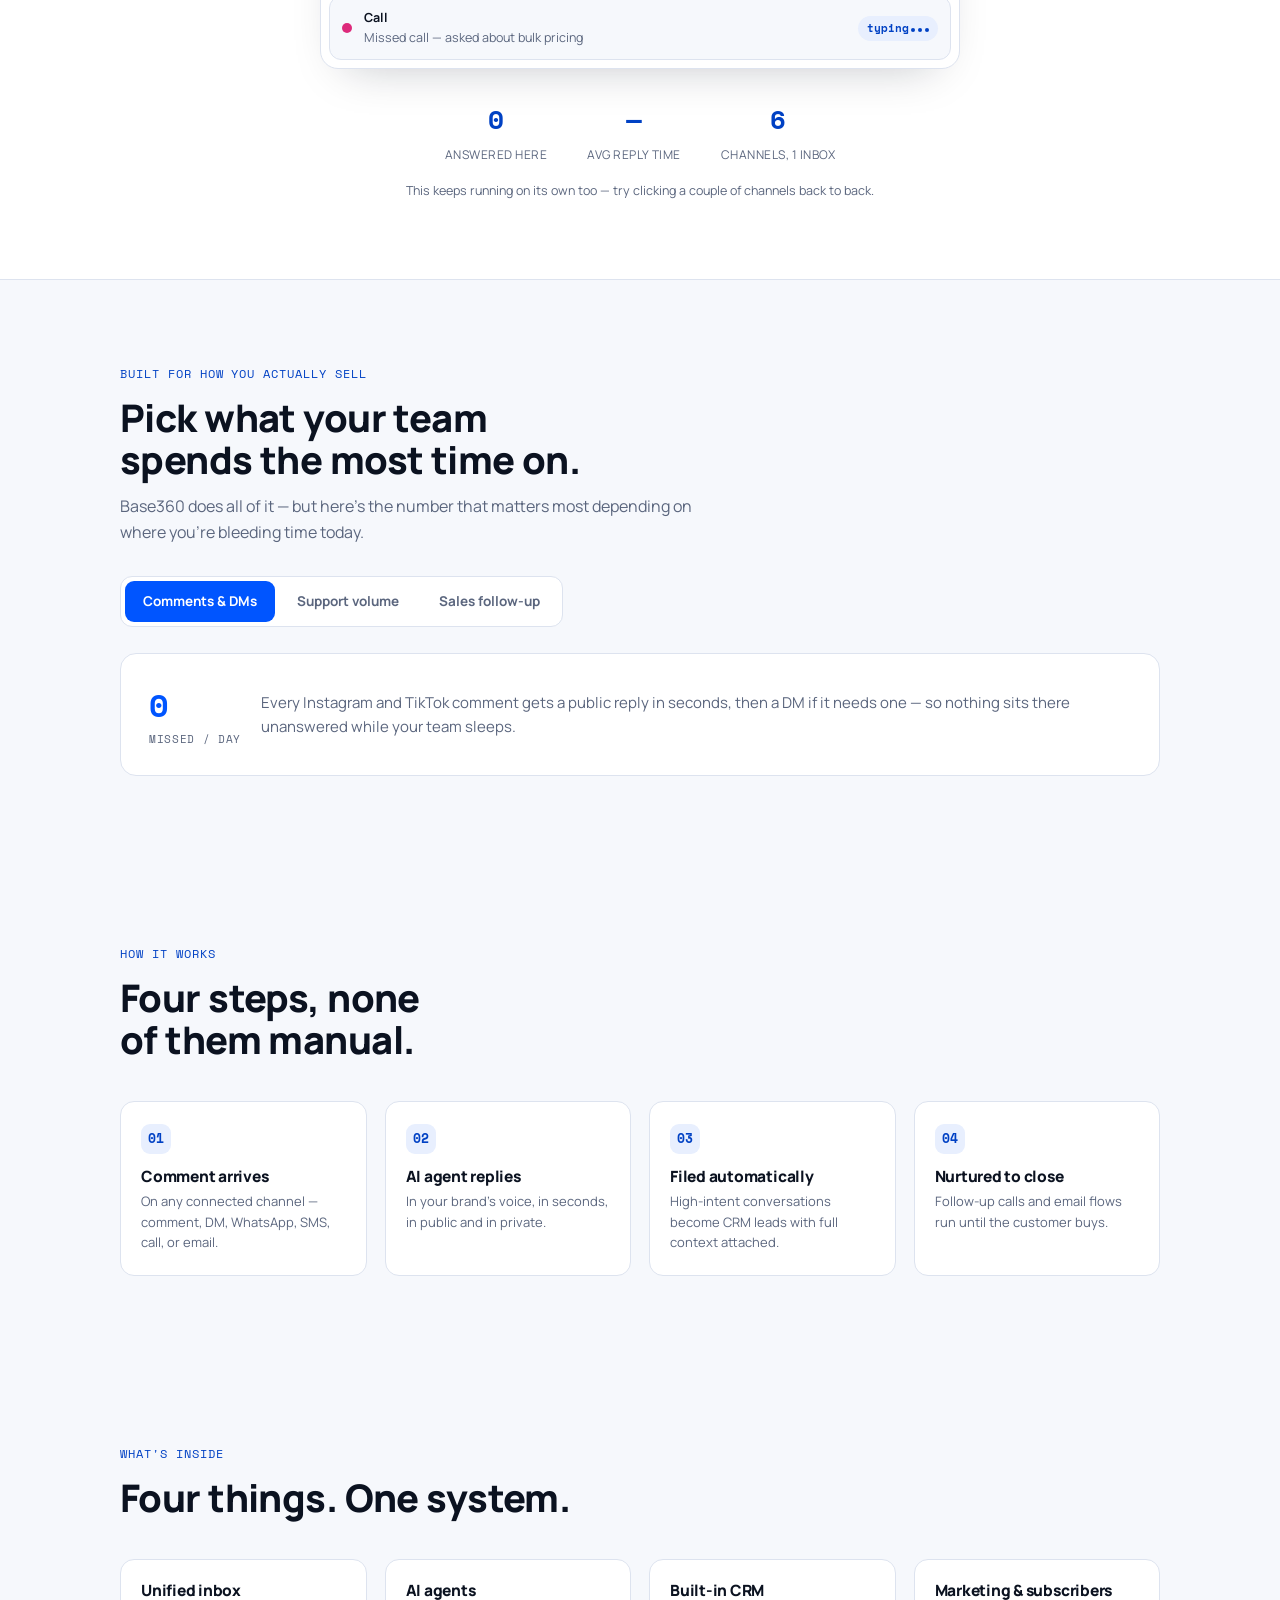
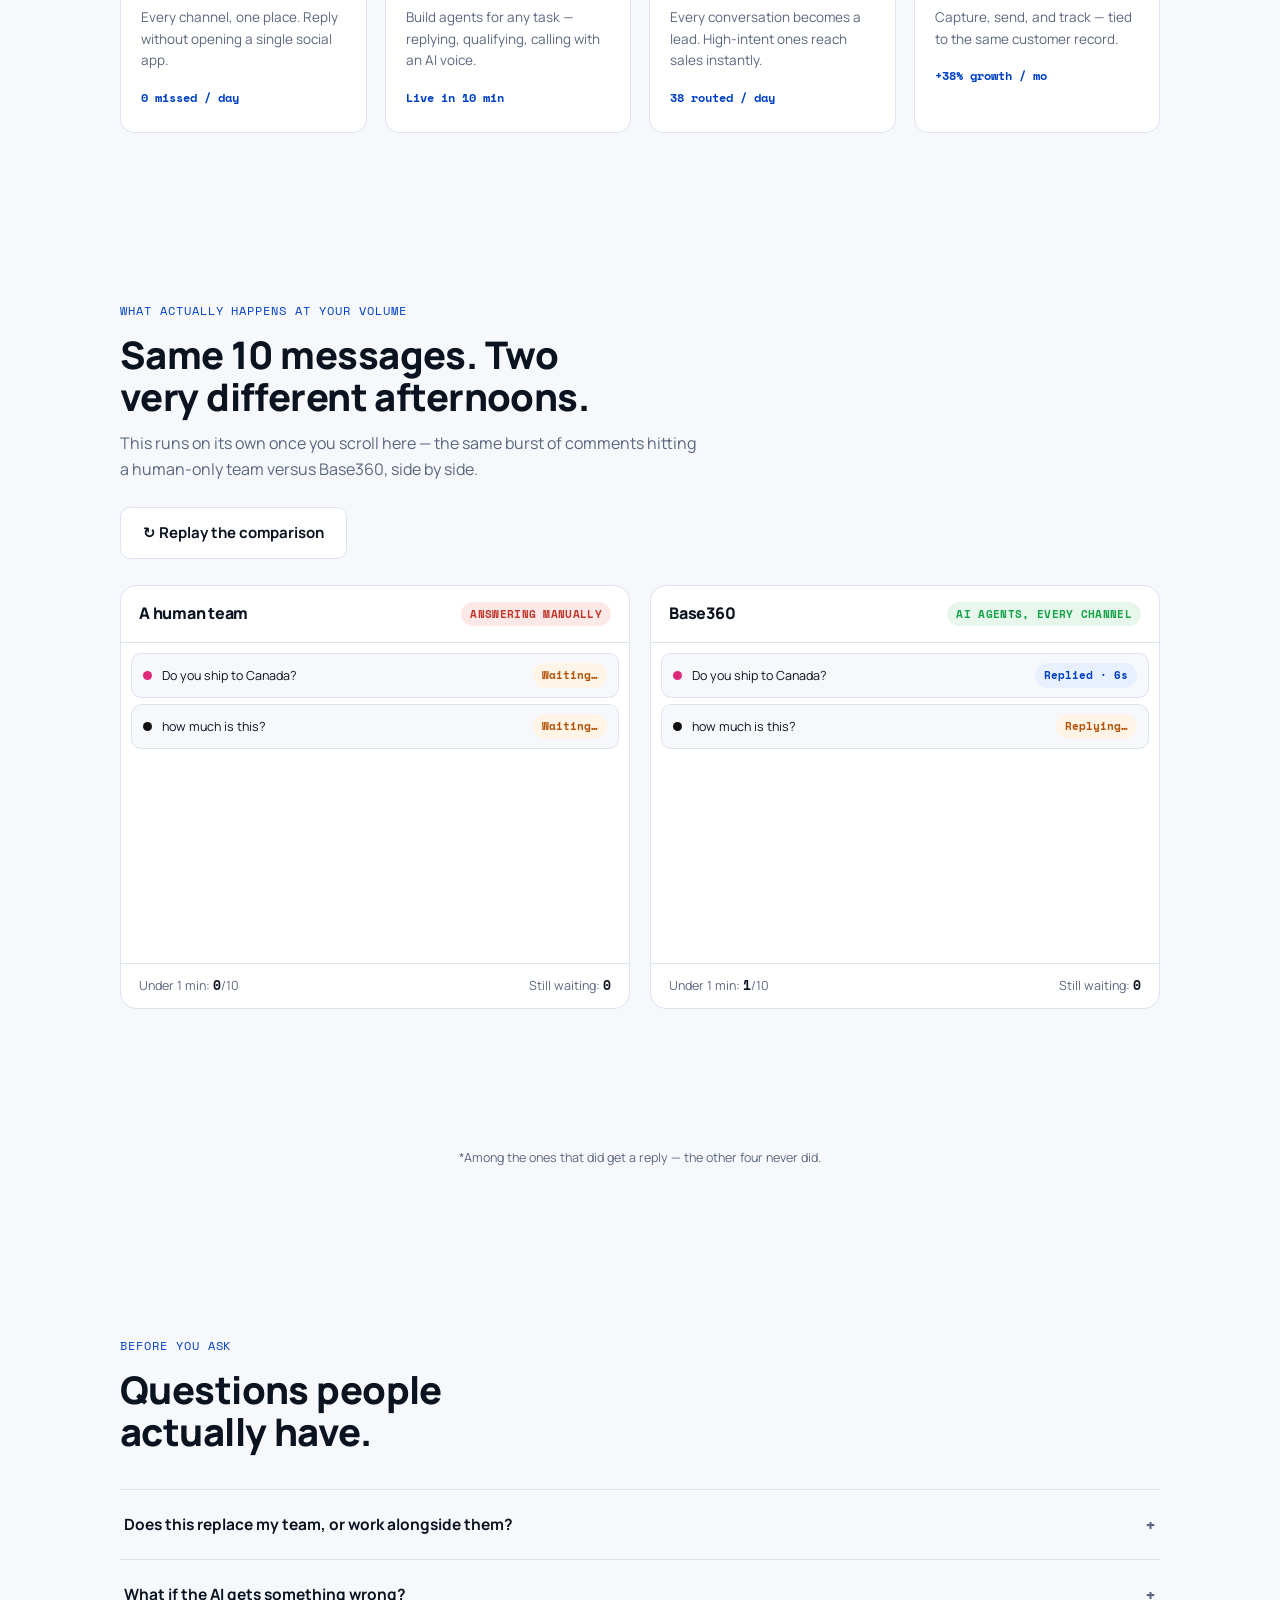
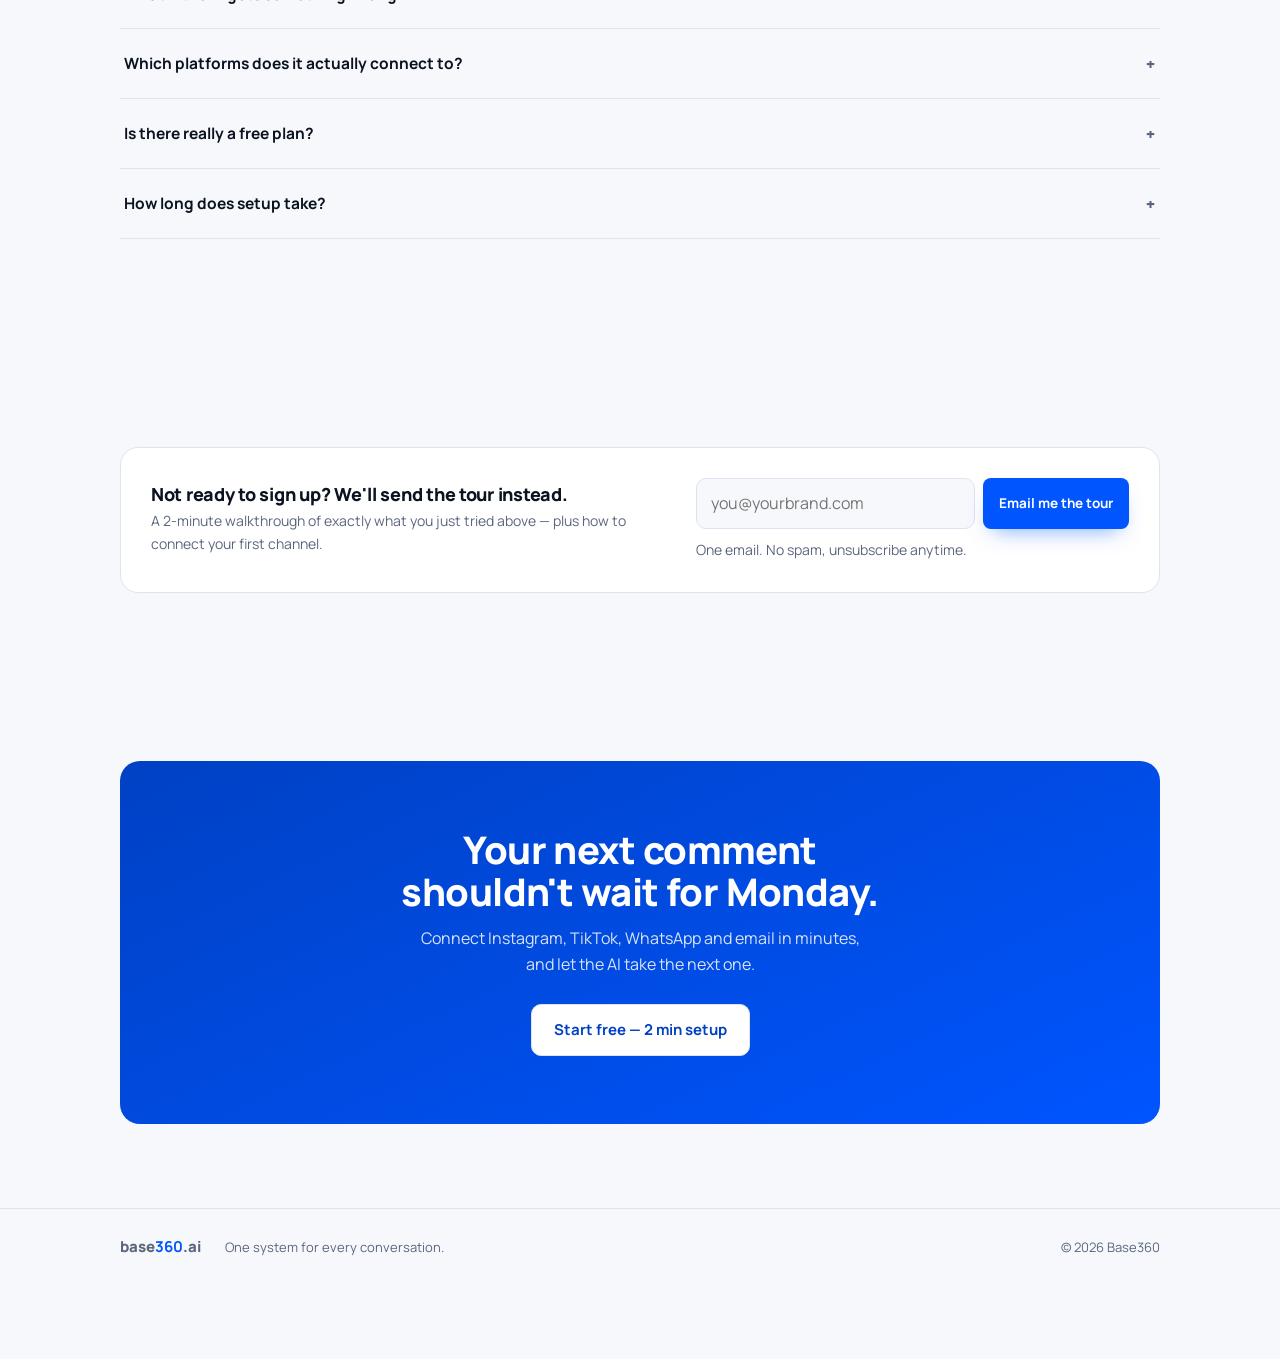
<file: alt-tryit.html>
<!doctype html>
<html lang="en">
<head>
<meta charset="utf-8" />
<meta name="viewport" content="width=device-width, initial-scale=1" />
<title>Base360 — try it on a real comment, right now</title>
<meta name="description" content="Type a comment, watch Base360's AI answer it in real time, and see it get filed as a lead — before you sign up for anything." />
<link rel="preconnect" href="https://fonts.googleapis.com" />
<link rel="preconnect" href="https://fonts.gstatic.com" crossorigin />
<link href="https://fonts.googleapis.com/css2?family=Manrope:wght@500;600;700;800&family=Space+Mono:wght@400;700&display=swap" rel="stylesheet" />
<style>
/* ==========================================================
   Base360 — Alt 6: "Try It Now" — self-serve, low-friction UX.
   Design thesis: the fastest way to convince a skeptical visitor
   is to let them DO the thing, not read about it. Centerpiece is
   a real interactive demo (type a comment, get an AI reply).
   Every other decision — tabs, FAQ, sticky CTA, email capture —
   is built to remove friction for someone ready to act now.
   Palette: signal blue (action) + green (success, semantic only).
   Type: Manrope (display/body) + Space Mono (data/UI labels).
   ========================================================== */
:root {
  --paper: #f6f8fc; --pane: #ffffff; --ink: #0b1220; --muted: #5b667e;
  --line: #dde3ef; --blue: #0055ff; --blue-deep: #0041c4; --blue-soft: #e8effe;
  --green: #16a34a; --green-soft: #e7f7ec;
  --shadow: 0 20px 46px -26px rgba(11, 18, 32, 0.28);
  --disp: "Manrope", system-ui, sans-serif;
  --mono: "Space Mono", ui-monospace, monospace;
}
@media (prefers-color-scheme: dark) {
  :root {
    --paper: #0a0e18; --pane: #121826; --ink: #eef1f9; --muted: #8d97b0;
    --line: #232c40; --blue: #5c8bff; --blue-deep: #3f6de0; --blue-soft: #16223f;
    --green: #3ecb76; --green-soft: #102a1a;
    --shadow: 0 20px 46px -26px rgba(0, 0, 0, 0.65);
  }
}
* { margin: 0; padding: 0; box-sizing: border-box; }
html { scroll-behavior: smooth; }
body { background: var(--paper); color: var(--ink); font-family: var(--disp); line-height: 1.6; -webkit-font-smoothing: antialiased; overflow-x: hidden; }
.shell { width: min(1040px, 100% - 44px); margin-inline: auto; }
a { color: inherit; }
a:focus-visible, button:focus-visible, input:focus-visible { outline: 2.5px solid var(--blue); outline-offset: 2px; }
h1, h2, h3 { font-weight: 800; letter-spacing: -0.015em; text-wrap: balance; line-height: 1.1; }
.mono { font-family: var(--mono); }
.sr-only { position: absolute; width: 1px; height: 1px; overflow: hidden; clip: rect(0,0,0,0); white-space: nowrap; }

.reveal { opacity: 0; transform: translateY(18px); transition: opacity .55s ease, transform .55s cubic-bezier(.2,.7,.2,1); }
.reveal.in { opacity: 1; transform: none; }

button { font: inherit; }
.btn { display: inline-flex; align-items: center; gap: 8px; font-weight: 700; font-size: 15px; padding: 13px 22px; border-radius: 10px; text-decoration: none; cursor: pointer; border: 1.5px solid transparent; transition: transform .15s, box-shadow .15s, background .15s; }
.btn:active { transform: translateY(1px); }
.btn-primary { background: var(--blue); color: #fff; box-shadow: 0 10px 22px -10px rgba(0,85,255,0.55); }
.btn-primary:hover { background: var(--blue-deep); transform: translateY(-2px); }
.btn-ghost { background: var(--pane); border-color: var(--line); color: var(--ink); }
.btn-ghost:hover { border-color: var(--blue); color: var(--blue-deep); }
.btn-sm { padding: 9px 15px; font-size: 13.5px; border-radius: 8px; }

/* ---------- Header ---------- */
header { position: sticky; top: 0; z-index: 50; background: color-mix(in srgb, var(--paper) 88%, transparent); backdrop-filter: blur(10px); border-bottom: 1px solid var(--line); }
.head-row { display: flex; align-items: center; gap: 26px; height: 64px; }
.word { font-weight: 800; font-size: 19px; text-decoration: none; }
.word b { color: var(--blue); }
.head-links { display: flex; gap: 22px; margin-inline: auto; }
.head-links a { text-decoration: none; font-size: 14px; font-weight: 600; color: var(--muted); }
.head-links a:hover { color: var(--ink); }

/* ---------- Hero ---------- */
.hero { padding: 58px 0 0; text-align: center; }
.eyebrow { display: inline-flex; align-items: center; gap: 8px; font-family: var(--mono); font-size: 12px; letter-spacing: 0.08em; text-transform: uppercase; color: var(--blue-deep); background: var(--blue-soft); border-radius: 999px; padding: 6px 14px; margin-bottom: 22px; }
h1.hero-h { font-size: clamp(32px, 5vw, 52px); max-width: 18ch; margin-inline: auto 22px; margin-bottom: 18px; }
.hero-sub { max-width: 54ch; margin-inline: auto; font-size: 17px; color: var(--muted); margin-bottom: 28px; }
.hero-cta { display: flex; justify-content: center; gap: 14px; flex-wrap: wrap; margin-bottom: 8px; }
.hero-fine { font-family: var(--mono); font-size: 12px; color: var(--muted); margin-top: 14px; }

/* ---------- Live demo ---------- */
.demo-wrap { margin-top: 44px; }
.demo { background: var(--pane); border: 1px solid var(--line); border-radius: 20px; box-shadow: var(--shadow); overflow: hidden; text-align: left; }
.demo-head { display: flex; align-items: center; gap: 10px; padding: 16px 22px; border-bottom: 1px solid var(--line); }
.demo-dot { width: 8px; height: 8px; border-radius: 50%; background: var(--green); }
.demo-head span { font-family: var(--mono); font-size: 12px; color: var(--muted); }
.demo-body { padding: 26px; display: grid; gap: 20px; }
.demo-prompt-label { font-size: 13.5px; font-weight: 700; color: var(--muted); }
.chip-row { display: flex; flex-wrap: wrap; gap: 8px; }
.chip { border: 1.5px solid var(--line); background: var(--paper); border-radius: 999px; padding: 8px 15px; font-size: 13.5px; font-weight: 600; cursor: pointer; color: var(--ink); }
.chip:hover { border-color: var(--blue); color: var(--blue-deep); }
.chip[aria-pressed="true"] { background: var(--blue); border-color: var(--blue); color: #fff; }
.demo-input-row { display: flex; gap: 10px; }
.demo-input-row input { flex: 1; border: 1.5px solid var(--line); border-radius: 10px; padding: 12px 14px; font: inherit; font-size: 14.5px; background: var(--paper); color: var(--ink); }
.demo-input-row input:disabled { opacity: 0.6; }
.demo-thread { min-height: 64px; display: grid; gap: 10px; }
.dbubble { max-width: 88%; padding: 11px 15px; border-radius: 14px; font-size: 14.5px; line-height: 1.5; }
.dbubble.cust { background: var(--paper); border: 1px solid var(--line); border-bottom-left-radius: 4px; }
.dbubble.ai { background: var(--blue-soft); color: var(--ink); border-bottom-right-radius: 4px; justify-self: end; }
.dbubble.ai b.tag { display: inline-block; font-family: var(--mono); font-size: 9.5px; font-weight: 700; letter-spacing: 0.06em; text-transform: uppercase; background: var(--blue); color: #fff; border-radius: 4px; padding: 2px 6px; margin-right: 7px; vertical-align: 1px; }
.filed { display: none; align-items: center; gap: 10px; background: var(--green-soft); border: 1px solid color-mix(in srgb, var(--green) 35%, var(--line)); border-radius: 12px; padding: 12px 16px; font-size: 13.5px; }
.filed.show { display: flex; }
.filed b { color: var(--green); font-family: var(--mono); }
.demo-reset { justify-self: start; }
.typing-dots { display: none; gap: 4px; padding: 11px 15px; background: var(--blue-soft); border-radius: 14px; border-bottom-right-radius: 4px; justify-self: end; }
.typing-dots.show { display: inline-flex; }
.typing-dots i { width: 6px; height: 6px; border-radius: 50%; background: var(--blue); animation: bounce 1.1s infinite ease-in-out; }
.typing-dots i:nth-child(2) { animation-delay: .15s; } .typing-dots i:nth-child(3) { animation-delay: .3s; }
@keyframes bounce { 0%,60%,100%{transform:translateY(0);opacity:.5} 30%{transform:translateY(-4px);opacity:1} }

/* ---------- Trust band ---------- */
.trust-band { padding: 40px 0 0; }
.trust-inner { display: flex; align-items: center; justify-content: center; gap: 16px; flex-wrap: wrap; font-family: var(--mono); font-size: 12px; color: var(--muted); }
.trust-inner span.chip2 { border: 1px solid var(--line); border-radius: 999px; padding: 5px 12px; }

/* ---------- Sections ---------- */
section { padding: 84px 0; }
.sec-eyebrow { font-family: var(--mono); font-size: 12px; letter-spacing: 0.08em; text-transform: uppercase; color: var(--blue-deep); margin-bottom: 14px; }
h2 { font-size: clamp(26px, 3.4vw, 38px); max-width: 22ch; margin-bottom: 14px; }
.sec-sub { max-width: 58ch; color: var(--muted); font-size: 16px; }

/* ---------- Segmented "built for" selector ---------- */
.segbar { display: inline-flex; gap: 4px; background: var(--pane); border: 1px solid var(--line); border-radius: 12px; padding: 4px; margin-top: 30px; }
.seg-btn { border: none; background: transparent; padding: 10px 18px; border-radius: 9px; font-weight: 700; font-size: 13.5px; cursor: pointer; color: var(--muted); }
.seg-btn[aria-pressed="true"] { background: var(--blue); color: #fff; }
.seg-panel { display: none; margin-top: 26px; background: var(--pane); border: 1px solid var(--line); border-radius: 16px; padding: 26px 28px; }
.seg-panel.show { display: grid; grid-template-columns: auto 1fr; gap: 20px; align-items: center; }
.seg-stat { font-size: 32px; font-weight: 800; font-family: var(--mono); color: var(--blue); white-space: nowrap; }
.seg-stat span { display: block; font-size: 11px; font-weight: 500; color: var(--muted); text-transform: uppercase; letter-spacing: 0.06em; }
.seg-panel p { color: var(--muted); font-size: 15px; }

/* ---------- Condensed steps ---------- */
.steps4 { display: grid; grid-template-columns: repeat(4, 1fr); gap: 18px; margin-top: 40px; }
.step4 { background: var(--pane); border: 1px solid var(--line); border-radius: 14px; padding: 22px 20px; }
.step4 b.n { display: inline-flex; align-items: center; justify-content: center; width: 30px; height: 30px; border-radius: 9px; background: var(--blue-soft); color: var(--blue-deep); font-family: var(--mono); font-weight: 700; font-size: 13px; margin-bottom: 14px; }
.step4 h3 { font-size: 15.5px; margin-bottom: 6px; }
.step4 p { font-size: 13px; color: var(--muted); }

/* ---------- Features ---------- */
.feat-grid { display: grid; grid-template-columns: repeat(4, 1fr); gap: 18px; margin-top: 40px; }
.feat-card { background: var(--pane); border: 1px solid var(--line); border-radius: 14px; padding: 22px 20px; }
.feat-card h3 { font-size: 15.5px; margin-bottom: 8px; }
.feat-card p { font-size: 13.5px; color: var(--muted); margin-bottom: 12px; }
.feat-card .metric { font-family: var(--mono); font-size: 12px; color: var(--blue-deep); font-weight: 700; }

/* ---------- FAQ ---------- */
.faq { margin-top: 36px; border-top: 1px solid var(--line); }
.faq-item { border-bottom: 1px solid var(--line); }
.faq-q { width: 100%; display: flex; justify-content: space-between; align-items: center; gap: 20px; padding: 20px 4px; background: none; border: none; cursor: pointer; text-align: left; font-weight: 700; font-size: 15.5px; color: var(--ink); }
.faq-q .plus { font-family: var(--mono); font-size: 18px; color: var(--muted); transition: transform .2s; flex: none; }
.faq-q[aria-expanded="true"] .plus { transform: rotate(45deg); color: var(--blue); }
.faq-a { max-height: 0; overflow: hidden; transition: max-height .28s ease; }
.faq-a p { padding: 0 4px 20px; color: var(--muted); font-size: 14.5px; max-width: 62ch; }

/* ---------- Email capture ---------- */
.capture { background: var(--pane); border: 1px solid var(--line); border-radius: 18px; padding: 30px; margin-top: 40px; display: grid; grid-template-columns: 1.2fr 1fr; gap: 26px; align-items: center; }
.capture h3 { font-size: 18px; margin-bottom: 6px; }
.capture p { color: var(--muted); font-size: 14px; }
.capture-form { display: flex; flex-direction: column; gap: 10px; }
.capture-row { display: flex; gap: 8px; }
.capture-row input { flex: 1; border: 1.5px solid var(--line); border-radius: 10px; padding: 12px 14px; font: inherit; background: var(--paper); color: var(--ink); }
.capture-row input:invalid:not(:placeholder-shown) { border-color: #dc2626; }
.capture-error { font-size: 12.5px; color: #dc2626; display: none; }
.capture-error.show { display: block; }
.capture-success { display: none; background: var(--green-soft); border: 1px solid color-mix(in srgb, var(--green) 35%, var(--line)); border-radius: 10px; padding: 12px 14px; font-size: 13.5px; color: var(--green); font-weight: 600; }
.capture-success.show { display: block; }
.capture-fine { font-size: 11.5px; color: var(--muted); }

/* ---------- Sticky bottom CTA ---------- */
.sticky-cta { position: fixed; left: 0; right: 0; bottom: -100px; z-index: 60; transition: bottom .3s ease; }
.sticky-cta.show { bottom: 0; }
.sticky-inner { background: var(--ink); color: var(--paper); border-radius: 16px 16px 0 0; margin-inline: auto; width: min(720px, 100% - 24px); padding: 14px 18px; display: flex; align-items: center; gap: 16px; box-shadow: 0 -14px 40px -18px rgba(0,0,0,0.4); }
.sticky-inner p { font-size: 13.5px; font-weight: 600; flex: 1; }
.sticky-close { background: none; border: none; color: color-mix(in srgb, var(--paper) 65%, transparent); font-size: 18px; cursor: pointer; padding: 4px 8px; flex: none; }
.sticky-inner .btn-primary { flex: none; }

/* ---------- Final CTA ---------- */
.final-cta { background: linear-gradient(155deg, var(--blue-deep), var(--blue)); color: #fff; border-radius: 20px; padding: clamp(40px, 6vw, 68px); text-align: center; }
.final-cta h2 { color: #fff; margin-inline: auto; }
.final-cta p { color: color-mix(in srgb, #fff 85%, transparent); margin: 14px auto 26px; max-width: 46ch; }

footer { border-top: 1px solid var(--line); padding: 26px 0 100px; }
.foot-row { display: flex; flex-wrap: wrap; gap: 10px 24px; align-items: baseline; font-size: 13px; color: var(--muted); }
.foot-row .right { margin-left: auto; }

@media (max-width: 880px) {
  .head-links { display: none; }
  .steps4, .feat-grid { grid-template-columns: 1fr 1fr; }
  .capture { grid-template-columns: 1fr; }
  .seg-panel.show { grid-template-columns: 1fr; }
}
@media (max-width: 560px) {
  .steps4, .feat-grid { grid-template-columns: 1fr; }
  .demo-body { padding: 18px; }
  .sticky-inner { flex-wrap: wrap; }
}
@media (prefers-reduced-motion: reduce) {
  html { scroll-behavior: auto; }
  .reveal { opacity: 1; transform: none; transition: none; }
  .typing-dots i { animation: none; opacity: .8; }
  .sticky-cta { transition: none; }
}

/* ============================================================
   NEW — "See it unify" section (id="unify"). Purely additive:
   new classes only, does not touch the hero demo above it.
   Click a channel to fire a simulated message; it flies into the
   inbox, gets a typing indicator, then an AI reply — showing both
   "every channel, one inbox" and "answered automatically" at once.
   ============================================================ */
.unify { padding: 78px 0; background: var(--pane); border-block: 1px solid var(--line); }
.unify-stage { position: relative; margin-top: 40px; }
.unify-sources { display: flex; flex-wrap: wrap; justify-content: center; gap: 10px; margin-bottom: 34px; }
.src-btn {
  position: relative; display: inline-flex; align-items: center; gap: 8px;
  border: 1.5px solid var(--line); background: var(--paper); color: var(--ink);
  border-radius: 999px; padding: 10px 16px 10px 12px; font-weight: 700; font-size: 13.5px; cursor: pointer;
  transition: transform .15s, box-shadow .15s, border-color .15s;
}
.src-btn::before { content: ""; width: 10px; height: 10px; border-radius: 50%; background: var(--c); flex: none; }
.src-btn:hover { transform: translateY(-2px); border-color: var(--c); box-shadow: 0 8px 18px -10px color-mix(in srgb, var(--c) 60%, transparent); }
.src-btn:active { transform: translateY(0); }
.src-btn.pulse { animation: srcpulse .5s ease; }
@keyframes srcpulse { 0%{box-shadow:0 0 0 0 color-mix(in srgb, var(--c) 45%, transparent);} 100%{box-shadow:0 0 0 14px color-mix(in srgb, var(--c) 0%, transparent);} }

.unify-flyer { position: absolute; z-index: 30; width: 14px; height: 14px; border-radius: 50%; background: var(--c, var(--blue)); pointer-events: none; box-shadow: 0 0 0 5px color-mix(in srgb, var(--c, var(--blue)) 25%, transparent); transition: transform .55s cubic-bezier(.3,.6,.2,1), opacity .55s ease; }

.unify-inbox { max-width: 640px; margin-inline: auto; background: var(--pane); border: 1px solid var(--line); border-radius: 18px; box-shadow: var(--shadow); overflow: hidden; transition: box-shadow .3s ease; }
.unify-inbox.hit { box-shadow: 0 0 0 4px color-mix(in srgb, var(--blue) 22%, transparent), var(--shadow); }
.unify-inbox-head { display: flex; align-items: center; justify-content: space-between; padding: 14px 20px; border-bottom: 1px solid var(--line); font-family: var(--mono); font-size: 12px; color: var(--muted); }
.unify-live-dot { width: 8px; height: 8px; border-radius: 50%; background: var(--green); box-shadow: 0 0 0 0 rgba(22,163,74,.5); animation: livepulse 2s infinite; }
@keyframes livepulse { 0%{box-shadow:0 0 0 0 rgba(22,163,74,.45);} 70%{box-shadow:0 0 0 8px rgba(22,163,74,0);} 100%{box-shadow:0 0 0 0 rgba(22,163,74,0);} }
.unify-rows { min-height: 210px; max-height: 340px; overflow-y: auto; padding: 8px; display: flex; flex-direction: column-reverse; gap: 6px; }
.unify-empty { padding: 30px 20px; text-align: center; color: var(--muted); font-size: 13.5px; }
.urow { display: flex; align-items: center; gap: 12px; padding: 11px 12px; border-radius: 12px; background: var(--paper); border: 1px solid var(--line); animation: urowIn .4s cubic-bezier(.2,.7,.2,1) both; }
@keyframes urowIn { from { opacity: 0; transform: translateY(-10px); } }
.urow-dot { width: 10px; height: 10px; border-radius: 50%; background: var(--c); flex: none; }
.urow-body { min-width: 0; flex: 1; display: grid; }
.urow-body b { font-size: 12.5px; font-weight: 700; }
.urow-body span { font-size: 12.5px; color: var(--muted); overflow: hidden; text-overflow: ellipsis; white-space: nowrap; }
.urow-status { flex: none; font-family: var(--mono); font-size: 10.5px; font-weight: 700; padding: 4px 9px; border-radius: 999px; }
.urow-status.typing { background: var(--blue-soft); color: var(--blue-deep); }
.urow-status.replied { background: var(--green-soft); color: var(--green); }
.urow-typedots { display: inline-flex; gap: 3px; margin-left: 2px; }
.urow-typedots i { width: 4px; height: 4px; border-radius: 50%; background: currentColor; animation: bounce 1.1s infinite ease-in-out; }
.urow-typedots i:nth-child(2){animation-delay:.15s} .urow-typedots i:nth-child(3){animation-delay:.3s}

.unify-stats { display: flex; justify-content: center; gap: 40px; margin-top: 30px; flex-wrap: wrap; }
.unify-stats div { text-align: center; }
.unify-stats b { display: block; font-family: var(--mono); font-size: 26px; font-weight: 700; color: var(--blue-deep); }
.unify-stats span { font-size: 12px; color: var(--muted); text-transform: uppercase; letter-spacing: .04em; }
.unify-hint { text-align: center; font-size: 12.5px; color: var(--muted); margin-top: 14px; }

@media (max-width: 620px) {
  .unify-sources { gap: 8px; }
  .src-btn { padding: 9px 13px 9px 10px; font-size: 12.5px; }
  .unify-flyer { display: none; }
}

/* ============================================================
   NEW — "Human vs AI" race section (id="race"). Also purely
   additive. Runs once automatically when scrolled into view,
   replayable on demand; static end-state shown immediately under
   prefers-reduced-motion.
   ============================================================ */
.race { padding: 84px 0; }
.race-replay { margin-top: 24px; }
.race-grid { display: grid; grid-template-columns: 1fr 1fr; gap: 20px; margin-top: 26px; }
.race-col { background: var(--pane); border: 1px solid var(--line); border-radius: 16px; overflow: hidden; display: flex; flex-direction: column; }
.race-head { padding: 16px 18px; border-bottom: 1px solid var(--line); display: flex; align-items: center; justify-content: space-between; gap: 10px; flex-wrap: wrap; }
.race-head h3 { font-size: 16px; }
.race-tag { font-family: var(--mono); font-size: 10.5px; font-weight: 700; letter-spacing: .03em; text-transform: uppercase; padding: 4px 9px; border-radius: 999px; }
.race-tag.bad { background: #fde8e8; color: #c0392b; }
.race-tag.good { background: var(--green-soft); color: var(--green); }
@media (prefers-color-scheme: dark) { .race-tag.bad { background: #3a1616; color: #ff8f7c; } }

.race-queue { min-height: 320px; max-height: 380px; overflow-y: auto; padding: 10px; display: grid; gap: 6px; align-content: start; }
.rrow { display: flex; align-items: center; gap: 10px; padding: 9px 11px; border-radius: 10px; background: var(--paper); border: 1px solid var(--line); animation: urowIn .4s cubic-bezier(.2,.7,.2,1) both; }
.rrow-dot { width: 9px; height: 9px; border-radius: 50%; background: var(--c); flex: none; }
.rrow-text { flex: 1; min-width: 0; font-size: 12.5px; overflow: hidden; text-overflow: ellipsis; white-space: nowrap; }
.rrow-status { flex: none; font-family: var(--mono); font-size: 10.5px; font-weight: 700; padding: 4px 9px; border-radius: 999px; white-space: nowrap; }
.rrow-status.waiting { background: #fff4e5; color: #b45309; }
.rrow-status.stuck { background: #fde8e8; color: #c0392b; animation: stuckpulse 1.4s infinite; }
.rrow-status.done { background: var(--green-soft); color: var(--green); }
.rrow-status.doneAI { background: var(--blue-soft); color: var(--blue-deep); }
@media (prefers-color-scheme: dark) {
  .rrow-status.waiting { background: #3a2c10; color: #f6c976; }
  .rrow-status.stuck { background: #3a1616; color: #ff8f7c; }
}
@keyframes stuckpulse { 0%,100%{opacity:1} 50%{opacity:.55} }

.race-foot { display: flex; justify-content: space-between; gap: 12px; padding: 12px 18px; border-top: 1px solid var(--line); font-size: 12.5px; color: var(--muted); }
.race-foot b { color: var(--ink); font-family: var(--mono); }

.race-score { display: grid; grid-template-columns: repeat(4, 1fr); gap: 14px; margin-top: 26px; opacity: 0; transform: translateY(14px); transition: opacity .5s ease, transform .5s ease; }
.race-score.show { opacity: 1; transform: none; }
.race-score > div { background: var(--pane); border: 1px solid var(--line); border-radius: 14px; padding: 18px; text-align: center; }
.race-score > div.hl { border-color: color-mix(in srgb, var(--blue) 40%, var(--line)); background: var(--blue-soft); }
.race-score b { display: block; font-family: var(--mono); font-size: 22px; font-weight: 700; }
.race-score span { font-size: 11.5px; color: var(--muted); }

@media (max-width: 780px) {
  .race-grid { grid-template-columns: 1fr; }
  .race-score { grid-template-columns: 1fr 1fr; }
}
@media (prefers-reduced-motion: reduce) {
  .unify-flyer { display: none; }
  .urow { animation: none; opacity: 1; transform: none; }
  .urow-typedots i { animation: none; }
  .rrow { animation: none; opacity: 1; transform: none; }
  .rrow-status.stuck { animation: none; }
  .race-score { transition: none; }
}
</style>
</head>
<body>

<header>
  <div class="shell head-row">
    <a class="word" href="#top">base<b>360</b></a>
    <nav class="head-links" aria-label="Primary">
      <a href="#demo">Try it live</a>
      <a href="#how">How it works</a>
      <a href="#faq">FAQ</a>
    </nav>
    <a class="btn btn-primary btn-sm" href="#top">Start free</a>
  </div>
</header>

<main id="top">
  <div class="hero shell">
    <p class="eyebrow reveal">No login, no sales call — just try it</p>
    <h1 class="hero-h reveal">See your comment answered before you sign up for anything.</h1>
    <p class="hero-sub reveal">Type what a customer might comment on your next post. Watch Base360's AI reply and file it as a lead — in the box below, right now.</p>
    <div class="hero-cta reveal">
      <a class="btn btn-primary" href="#demo">Try it below ↓</a>
      <a class="btn btn-ghost" href="#capture">Email me a 2-min tour instead</a>
    </div>
    <p class="hero-fine reveal">Free for your first 100 conversations · No credit card · Cancel anytime</p>

    <!-- ============ LIVE DEMO ============ -->
    <div class="demo-wrap reveal" id="demo">
      <div class="demo">
        <div class="demo-head"><span class="demo-dot" aria-hidden="true"></span><span>LIVE DEMO — this is a real simulation, not a video</span></div>
        <div class="demo-body">
          <div>
            <p class="demo-prompt-label">Pick a comment, or write your own:</p>
            <div class="chip-row" role="group" aria-label="Example comments">
              <button class="chip" type="button" data-demo="price" aria-pressed="false">"how much is this?"</button>
              <button class="chip" type="button" data-demo="ship" aria-pressed="false">"do you ship to Canada?"</button>
              <button class="chip" type="button" data-demo="stock" aria-pressed="false">"is this back in stock?"</button>
            </div>
          </div>
          <form class="demo-input-row" id="demoForm">
            <label class="sr-only" for="demoInput">Write your own comment</label>
            <input id="demoInput" type="text" placeholder="…or type your own comment" maxlength="140" />
            <button class="btn btn-primary btn-sm" type="submit">Send as customer</button>
          </form>
          <div class="demo-thread" id="demoThread" aria-live="polite">
            <p class="mono" style="color:var(--muted);font-size:13px;">Nothing sent yet — pick a comment above to see the AI reply.</p>
          </div>
          <div class="filed" id="demoFiled"><b>✓ Filed to CRM</b><span>New contact added as a high-intent lead — no one on your team touched it.</span></div>
          <button class="btn btn-ghost btn-sm demo-reset" id="demoReset" type="button" hidden>Try another comment</button>
        </div>
      </div>
    </div>
  </div>

  <div class="trust-band">
    <div class="shell trust-inner reveal">
      <span>Connects to:</span>
      <span class="chip2">Instagram</span><span class="chip2">TikTok</span><span class="chip2">WhatsApp</span><span class="chip2">SMS</span><span class="chip2">Calls</span><span class="chip2">Email</span>
    </div>
  </div>

  <!-- ============ NEW: "See it unify" — multi-channel + auto-reply demo ============ -->
  <section class="unify" id="unify">
    <div class="shell">
      <p class="sec-eyebrow reveal">Still one inbox — now watch it happen live</p>
      <h2 class="reveal">Every channel lands here. Every one gets answered.</h2>
      <p class="sec-sub reveal">Click a channel below to fire off a real customer message from it. Watch it land in one inbox and get an AI reply — no matter where it came from.</p>

      <div class="unify-stage" id="unifyStage">
        <div class="unify-sources" role="group" aria-label="Simulate an incoming message from a channel">
          <button class="src-btn" type="button" data-src="ig" style="--c:#dd2a7b">Instagram</button>
          <button class="src-btn" type="button" data-src="tt" style="--c:#111111">TikTok</button>
          <button class="src-btn" type="button" data-src="wa" style="--c:#25d366">WhatsApp</button>
          <button class="src-btn" type="button" data-src="sms" style="--c:#38bdf8">SMS</button>
          <button class="src-btn" type="button" data-src="call" style="--c:#6366f1">Call</button>
          <button class="src-btn" type="button" data-src="mail" style="--c:#f43f5e">Email</button>
        </div>

        <div class="unify-inbox" id="unifyInbox">
          <div class="unify-inbox-head"><span>UNIFIED INBOX — ALL CHANNELS</span><span class="unify-live-dot" aria-hidden="true"></span></div>
          <div class="unify-rows" id="unifyRows">
            <p class="unify-empty" id="unifyEmpty">Click a channel above — the message will land here and get answered automatically.</p>
          </div>
        </div>
      </div>

      <div class="unify-stats reveal">
        <div><b class="mono" id="unifyCount">0</b><span>Answered here</span></div>
        <div><b class="mono" id="unifyAvg">—</b><span>Avg reply time</span></div>
        <div><b class="mono">6</b><span>Channels, 1 inbox</span></div>
      </div>
      <p class="unify-hint reveal">This keeps running on its own too — try clicking a couple of channels back to back.</p>
    </div>
  </section>

  <!-- ============ Segmented "built for" ============ -->
  <section>
    <div class="shell">
      <p class="sec-eyebrow reveal">Built for how you actually sell</p>
      <h2 class="reveal">Pick what your team spends the most time on.</h2>
      <p class="sec-sub reveal">Base360 does all of it — but here's the number that matters most depending on where you're bleeding time today.</p>
      <div class="segbar reveal" role="group" aria-label="Choose your focus">
        <button class="seg-btn" type="button" data-seg="comments" aria-pressed="true">Comments &amp; DMs</button>
        <button class="seg-btn" type="button" data-seg="support" aria-pressed="false">Support volume</button>
        <button class="seg-btn" type="button" data-seg="sales" aria-pressed="false">Sales follow-up</button>
      </div>
      <div class="seg-panel show reveal" data-panel="comments">
        <div class="seg-stat">0<span>missed / day</span></div>
        <p>Every Instagram and TikTok comment gets a public reply in seconds, then a DM if it needs one — so nothing sits there unanswered while your team sleeps.</p>
      </div>
      <div class="seg-panel" data-panel="support">
        <div class="seg-stat">12s<span>median reply</span></div>
        <p>Routine questions — shipping, sizing, stock — get answered instantly by AI, so your support team only sees the messages that actually need a human.</p>
      </div>
      <div class="seg-panel" data-panel="sales">
        <div class="seg-stat">38<span>leads routed / day</span></div>
        <p>Every high-intent conversation is flagged and handed straight to sales, with full context — plus an AI voice follow-up call if it's worth it.</p>
      </div>
    </div>
  </section>

  <!-- ============ Condensed how it works ============ -->
  <section id="how">
    <div class="shell">
      <p class="sec-eyebrow reveal">How it works</p>
      <h2 class="reveal">Four steps, none of them manual.</h2>
      <div class="steps4 reveal">
        <div class="step4"><b class="n">01</b><h3>Comment arrives</h3><p>On any connected channel — comment, DM, WhatsApp, SMS, call, or email.</p></div>
        <div class="step4"><b class="n">02</b><h3>AI agent replies</h3><p>In your brand's voice, in seconds, in public and in private.</p></div>
        <div class="step4"><b class="n">03</b><h3>Filed automatically</h3><p>High-intent conversations become CRM leads with full context attached.</p></div>
        <div class="step4"><b class="n">04</b><h3>Nurtured to close</h3><p>Follow-up calls and email flows run until the customer buys.</p></div>
      </div>
    </div>
  </section>

  <!-- ============ Features ============ -->
  <section>
    <div class="shell">
      <p class="sec-eyebrow reveal">What's inside</p>
      <h2 class="reveal">Four things. One system.</h2>
      <div class="feat-grid reveal">
        <div class="feat-card"><h3>Unified inbox</h3><p>Every channel, one place. Reply without opening a single social app.</p><span class="metric">0 missed / day</span></div>
        <div class="feat-card"><h3>AI agents</h3><p>Build agents for any task — replying, qualifying, calling with an AI voice.</p><span class="metric">Live in 10 min</span></div>
        <div class="feat-card"><h3>Built-in CRM</h3><p>Every conversation becomes a lead. High-intent ones reach sales instantly.</p><span class="metric">38 routed / day</span></div>
        <div class="feat-card"><h3>Marketing &amp; subscribers</h3><p>Capture, send, and track — tied to the same customer record.</p><span class="metric">+38% growth / mo</span></div>
      </div>
    </div>
  </section>

  <!-- ============ NEW: "Human vs AI" race comparison ============ -->
  <section class="race" id="race">
    <div class="shell">
      <p class="sec-eyebrow reveal">What actually happens at your volume</p>
      <h2 class="reveal">Same 10 messages. Two very different afternoons.</h2>
      <p class="sec-sub reveal">This runs on its own once you scroll here — the same burst of comments hitting a human-only team versus Base360, side by side.</p>
      <button class="btn btn-ghost race-replay reveal" id="raceReplay" type="button">↻ Replay the comparison</button>

      <div class="race-grid reveal">
        <div class="race-col">
          <div class="race-head"><h3>A human team</h3><span class="race-tag bad">Answering manually</span></div>
          <div class="race-queue" id="raceHuman" aria-live="polite"></div>
          <div class="race-foot"><span>Under 1 min: <b id="humanFast">0</b>/10</span><span>Still waiting: <b id="humanStuck">0</b></span></div>
        </div>
        <div class="race-col">
          <div class="race-head"><h3>Base360</h3><span class="race-tag good">AI agents, every channel</span></div>
          <div class="race-queue" id="raceAI" aria-live="polite"></div>
          <div class="race-foot"><span>Under 1 min: <b id="aiFast">0</b>/10</span><span>Still waiting: <b id="aiStuck">0</b></span></div>
        </div>
      </div>

      <div class="race-score" id="raceScore">
        <div><b>~5m</b><span>avg human reply time*</span></div>
        <div class="hl"><b>~8s</b><span>avg Base360 reply time</span></div>
        <div><b>4</b><span>comments never answered (human)</span></div>
        <div class="hl"><b>0</b><span>comments never answered (Base360)</span></div>
      </div>
      <p class="unify-hint reveal">*Among the ones that did get a reply — the other four never did.</p>
    </div>
  </section>

  <!-- ============ FAQ ============ -->
  <section id="faq">
    <div class="shell">
      <p class="sec-eyebrow reveal">Before you ask</p>
      <h2 class="reveal">Questions people actually have.</h2>
      <div class="faq reveal">
        <div class="faq-item">
          <button class="faq-q" aria-expanded="false">Does this replace my team, or work alongside them?<span class="plus">+</span></button>
          <div class="faq-a"><p>Alongside. The AI handles the repetitive first response and routine questions; anything high-intent or complicated gets handed to your team with full context — not dumped on them cold.</p></div>
        </div>
        <div class="faq-item">
          <button class="faq-q" aria-expanded="false">What if the AI gets something wrong?<span class="plus">+</span></button>
          <div class="faq-a"><p>You set what it's allowed to say — pricing, policies, tone — and can review every conversation. If it's ever unsure, it can hand off to a human instead of guessing.</p></div>
        </div>
        <div class="faq-item">
          <button class="faq-q" aria-expanded="false">Which platforms does it actually connect to?<span class="plus">+</span></button>
          <div class="faq-a"><p>Instagram and TikTok comments and DMs, WhatsApp, SMS, phone calls, and email — all in one inbox, from day one.</p></div>
        </div>
        <div class="faq-item">
          <button class="faq-q" aria-expanded="false">Is there really a free plan?<span class="plus">+</span></button>
          <div class="faq-a"><p>Yes — your first 100 conversations are free, no credit card required, so you can see it work on your own comments before paying anything.</p></div>
        </div>
        <div class="faq-item">
          <button class="faq-q" aria-expanded="false">How long does setup take?<span class="plus">+</span></button>
          <div class="faq-a"><p>Most teams connect their first channel and have an AI agent replying within about 10 minutes.</p></div>
        </div>
      </div>
    </div>
  </section>

  <!-- ============ Email capture ============ -->
  <section id="capture">
    <div class="shell">
      <div class="capture reveal">
        <div>
          <h3>Not ready to sign up? We'll send the tour instead.</h3>
          <p>A 2-minute walkthrough of exactly what you just tried above — plus how to connect your first channel.</p>
        </div>
        <div>
          <form class="capture-form" id="captureForm" novalidate>
            <div class="capture-row">
              <label class="sr-only" for="captureEmail">Work email</label>
              <input id="captureEmail" type="email" placeholder="you@yourbrand.com" required />
              <button class="btn btn-primary btn-sm" type="submit">Email me the tour</button>
            </div>
            <p class="capture-error" id="captureError" aria-live="polite">Enter a valid email address so we know where to send it.</p>
            <p class="capture-fine">One email. No spam, unsubscribe anytime.</p>
          </form>
          <p class="capture-success" id="captureSuccess" aria-live="polite"></p>
        </div>
      </div>
    </div>
  </section>

  <!-- ============ Final CTA ============ -->
  <section>
    <div class="shell">
      <div class="final-cta reveal">
        <h2>Your next comment shouldn't wait for Monday.</h2>
        <p>Connect Instagram, TikTok, WhatsApp and email in minutes, and let the AI take the next one.</p>
        <a class="btn btn-ghost" style="background:#fff;color:var(--blue-deep)" href="#top">Start free — 2 min setup</a>
      </div>
    </div>
  </section>
</main>

<footer>
  <div class="shell foot-row">
    <a class="word" href="#top" style="font-size:15px;">base<b>360</b>.ai</a>
    <span>One system for every conversation.</span>
    <span class="right">© 2026 Base360</span>
  </div>
</footer>

<!-- ============ Sticky bottom CTA ============ -->
<div class="sticky-cta" id="stickyCta">
  <div class="sticky-inner">
    <p>Ready when you are — first 100 conversations are free.</p>
    <a class="btn btn-primary btn-sm" href="#top">Start free</a>
    <button class="sticky-close" id="stickyClose" aria-label="Dismiss this bar">✕</button>
  </div>
</div>

<script>
(function () {
  "use strict";
  var reduced = window.matchMedia("(prefers-reduced-motion: reduce)").matches;

  /* ---- scroll reveal ---- */
  var els = document.querySelectorAll(".reveal");
  if ("IntersectionObserver" in window && !reduced) {
    var io = new IntersectionObserver(function (entries) {
      entries.forEach(function (e) { if (e.isIntersecting) { e.target.classList.add("in"); io.unobserve(e.target); } });
    }, { threshold: 0.1, rootMargin: "0px 0px -24px 0px" });
    els.forEach(function (el) { io.observe(el); });
  } else {
    els.forEach(function (el) { el.classList.add("in"); });
  }

  /* ---- live demo ---- */
  var responses = {
    price: "It's $49 with free shipping this week! Want me to hold one for you?",
    ship: "Yes — Canada shipping is $6 and takes 4–6 business days. Want me to add it to your cart?",
    stock: "Back in stock as of today! I can send you the checkout link right now.",
    custom_ship: "Shipping details are on their way to your inbox now — and I've noted your question in case you need anything else.",
    custom_price: "I've sent over current pricing and any active offers. Want me to hold an item for you?",
    custom_stock: "Checked — I've sent you the current availability and a link to grab one if it's in stock.",
    fallback: "Good question — I've sent you the details and flagged this as high-intent, so our team can jump in personally if you need more."
  };
  var thread = document.getElementById("demoThread");
  var filed = document.getElementById("demoFiled");
  var chips = document.querySelectorAll(".chip[data-demo]");
  var form = document.getElementById("demoForm");
  var input = document.getElementById("demoInput");
  var resetBtn = document.getElementById("demoReset");
  var running = false;

  function pickResponse(text, key) {
    if (key) return responses[key];
    var t = text.toLowerCase();
    if (t.indexOf("ship") > -1) return responses.custom_ship;
    if (t.indexOf("price") > -1 || t.indexOf("cost") > -1 || t.indexOf("much") > -1) return responses.custom_price;
    if (t.indexOf("stock") > -1 || t.indexOf("available") > -1) return responses.custom_stock;
    return responses.fallback;
  }

  function runDemo(custText, key) {
    if (running) return;
    running = true;
    chips.forEach(function (c) { c.setAttribute("aria-pressed", key && c.dataset.demo === key ? "true" : "false"); c.disabled = true; });
    input.disabled = true;
    form.querySelector("button").disabled = true;

    thread.innerHTML = "";
    filed.classList.remove("show");
    resetBtn.hidden = true;

    var custBubble = document.createElement("p");
    custBubble.className = "dbubble cust";
    custBubble.textContent = custText;
    thread.appendChild(custBubble);

    var typing = document.createElement("div");
    typing.className = "typing-dots show";
    typing.innerHTML = "<i></i><i></i><i></i>";
    thread.appendChild(typing);

    var delay = reduced ? 60 : 900;
    setTimeout(function () {
      typing.remove();
      var aiBubble = document.createElement("p");
      aiBubble.className = "dbubble ai";
      aiBubble.innerHTML = '<b class="tag">AI</b>' + pickResponse(custText, key);
      thread.appendChild(aiBubble);

      setTimeout(function () {
        filed.classList.add("show");
        resetBtn.hidden = false;
        chips.forEach(function (c) { c.disabled = false; });
        input.disabled = false;
        form.querySelector("button").disabled = false;
        running = false;
      }, reduced ? 60 : 500);
    }, delay);
  }

  chips.forEach(function (chip) {
    chip.addEventListener("click", function () { runDemo(chip.textContent.replace(/"/g, ""), chip.dataset.demo); });
  });
  form.addEventListener("submit", function (e) {
    e.preventDefault();
    var val = input.value.trim();
    if (!val) return;
    runDemo(val, null);
    input.value = "";
  });
  resetBtn.addEventListener("click", function () {
    thread.innerHTML = '<p class="mono" style="color:var(--muted);font-size:13px;">Nothing sent yet — pick a comment above to see the AI reply.</p>';
    filed.classList.remove("show");
    resetBtn.hidden = true;
    chips.forEach(function (c) { c.setAttribute("aria-pressed", "false"); });
  });

  /* ---- segmented selector ---- */
  var segBtns = document.querySelectorAll(".seg-btn");
  var segPanels = document.querySelectorAll(".seg-panel");
  segBtns.forEach(function (btn) {
    btn.addEventListener("click", function () {
      segBtns.forEach(function (b) { b.setAttribute("aria-pressed", "false"); });
      btn.setAttribute("aria-pressed", "true");
      segPanels.forEach(function (p) { p.classList.toggle("show", p.dataset.panel === btn.dataset.seg); });
    });
  });

  /* ---- FAQ accordion ---- */
  document.querySelectorAll(".faq-q").forEach(function (btn) {
    var panel = btn.nextElementSibling;
    btn.addEventListener("click", function () {
      var open = btn.getAttribute("aria-expanded") === "true";
      btn.setAttribute("aria-expanded", String(!open));
      panel.style.maxHeight = open ? "0px" : panel.scrollHeight + "px";
    });
  });

  /* ---- email capture ---- */
  var captureForm = document.getElementById("captureForm");
  var captureError = document.getElementById("captureError");
  var captureSuccess = document.getElementById("captureSuccess");
  var captureEmail = document.getElementById("captureEmail");
  captureForm.addEventListener("submit", function (e) {
    e.preventDefault();
    if (!captureEmail.checkValidity()) {
      captureError.classList.add("show");
      captureEmail.focus();
      return;
    }
    captureError.classList.remove("show");
    captureSuccess.textContent = "Sent — check " + captureEmail.value + " in the next minute or two.";
    captureSuccess.classList.add("show");
    captureForm.hidden = true;
  });

  /* ---- sticky CTA ---- */
  var stickyCta = document.getElementById("stickyCta");
  var stickyClose = document.getElementById("stickyClose");
  var dismissed = false;
  try { dismissed = sessionStorage.getItem("base360-sticky-dismissed") === "1"; } catch (err) {}
  var heroEl = document.querySelector(".hero");
  if ("IntersectionObserver" in window && heroEl) {
    var heroIo = new IntersectionObserver(function (entries) {
      entries.forEach(function (entry) {
        if (dismissed) return;
        stickyCta.classList.toggle("show", !entry.isIntersecting);
      });
    }, { threshold: 0 });
    heroIo.observe(heroEl);
  }
  stickyClose.addEventListener("click", function () {
    dismissed = true;
    stickyCta.classList.remove("show");
    try { sessionStorage.setItem("base360-sticky-dismissed", "1"); } catch (err) {}
  });
})();

/* ------------------------------------------------------------
   NEW — "See it unify" (#unify). Independent IIFE, new ids only.
   Click a channel to simulate an incoming message: it "flies"
   into the unified inbox, shows a typing indicator, then an AI
   reply — demonstrating both "every channel, one inbox" and
   "answered automatically" in a single interaction. Also runs a
   gentle auto-fire loop while the section is on screen.
   ------------------------------------------------------------ */
(function () {
  "use strict";
  var reduced = window.matchMedia("(prefers-reduced-motion: reduce)").matches;

  var stage = document.getElementById("unifyStage");
  var inbox = document.getElementById("unifyInbox");
  var rows = document.getElementById("unifyRows");
  var countEl = document.getElementById("unifyCount");
  var avgEl = document.getElementById("unifyAvg");
  var emptyMsg = document.getElementById("unifyEmpty");
  if (!stage || !inbox || !rows) return;

  var MSGS = {
    ig: { label: "Instagram", text: "Do you ship to Canada?", reply: "Yes! $6 flat rate, 4–6 business days 🇨🇦" },
    tt: { label: "TikTok", text: "how much is this?", reply: "$49 with free shipping this week!" },
    wa: { label: "WhatsApp", text: "Can I reorder the same one?", reply: "Done — same order, on its way 🙌" },
    sms: { label: "SMS", text: "Is this true to size?", reply: "Runs true to size — happy to help if unsure!" },
    call: { label: "Call", text: "Missed call — asked about bulk pricing", reply: "Called back — sent a bulk pricing sheet 📄" },
    mail: { label: "Email", text: "Following up on my order", reply: "Shipped this morning — tracking sent!" }
  };
  var srcKeys = Object.keys(MSGS);
  var times = [];

  function fire(key, btn) {
    var data = MSGS[key];
    if (!data) return;
    if (emptyMsg) { emptyMsg.remove(); emptyMsg = null; }

    var color = btn ? getComputedStyle(btn).getPropertyValue("--c").trim() : "";

    if (!reduced && btn) {
      try {
        var stageRect = stage.getBoundingClientRect();
        var srcRect = btn.getBoundingClientRect();
        var dstRect = inbox.getBoundingClientRect();
        var flyer = document.createElement("span");
        flyer.className = "unify-flyer";
        if (color) flyer.style.setProperty("--c", color);
        var startX = srcRect.left + srcRect.width / 2 - stageRect.left - 7;
        var startY = srcRect.top + srcRect.height / 2 - stageRect.top - 7;
        flyer.style.left = startX + "px";
        flyer.style.top = startY + "px";
        stage.appendChild(flyer);
        var endX = dstRect.left + dstRect.width / 2 - stageRect.left - 7;
        var endY = dstRect.top - stageRect.top + 8;
        requestAnimationFrame(function () {
          flyer.style.transform = "translate(" + (endX - startX) + "px," + (endY - startY) + "px) scale(.4)";
          flyer.style.opacity = "0";
        });
        setTimeout(function () { flyer.remove(); }, 620);
      } catch (err) { /* ignore, skip flight */ }
    }

    if (btn) {
      btn.classList.add("pulse");
      setTimeout(function () { btn.classList.remove("pulse"); }, 500);
    }

    var appearDelay = reduced ? 0 : 460;
    setTimeout(function () {
      inbox.classList.add("hit");
      setTimeout(function () { inbox.classList.remove("hit"); }, 500);

      var row = document.createElement("div");
      row.className = "urow";
      if (color) row.style.setProperty("--c", color);
      row.innerHTML =
        '<span class="urow-dot"></span>' +
        '<span class="urow-body"><b>' + data.label + '</b><span>' + data.text + '</span></span>' +
        '<span class="urow-status typing">typing<span class="urow-typedots"><i></i><i></i><i></i></span></span>';
      rows.appendChild(row);

      var replySec = 4 + Math.floor(Math.random() * 10);
      var typeDelay = reduced ? 0 : 850;
      setTimeout(function () {
        var st = row.querySelector(".urow-status");
        st.className = "urow-status replied";
        st.textContent = "AI · " + replySec + "s";
        row.querySelector(".urow-body span").textContent = data.reply;

        times.push(replySec);
        if (countEl) countEl.textContent = String(times.length);
        if (avgEl) {
          var avg = Math.round(times.reduce(function (a, b) { return a + b; }, 0) / times.length);
          avgEl.textContent = avg + "s";
        }
        while (rows.children.length > 6) rows.removeChild(rows.firstChild);
      }, typeDelay);
    }, appearDelay);
  }

  document.querySelectorAll(".src-btn").forEach(function (btn) {
    btn.addEventListener("click", function () { fire(btn.dataset.src, btn); });
  });

  if (reduced) {
    fire("tt", document.querySelector('.src-btn[data-src="tt"]'));
  } else if ("IntersectionObserver" in window) {
    var timer = null;
    var io = new IntersectionObserver(function (entries) {
      entries.forEach(function (entry) {
        if (entry.isIntersecting) {
          if (!timer) {
            fire(srcKeys[Math.floor(Math.random() * srcKeys.length)], document.querySelector(".src-btn"));
            timer = setInterval(function () {
              var key = srcKeys[Math.floor(Math.random() * srcKeys.length)];
              fire(key, document.querySelector('.src-btn[data-src="' + key + '"]'));
            }, 3800);
          }
        } else if (timer) {
          clearInterval(timer);
          timer = null;
        }
      });
    }, { threshold: 0.35 });
    io.observe(stage);
  }
})();

/* ------------------------------------------------------------
   NEW — "Human vs AI" race (#race). Independent IIFE, new ids
   only. Runs once automatically the first time the section is
   scrolled into view (replayable via button); under
   prefers-reduced-motion it renders the finished end-state
   immediately instead of animating.
   ------------------------------------------------------------ */
(function () {
  "use strict";
  var reduced = window.matchMedia("(prefers-reduced-motion: reduce)").matches;

  var humanCol = document.getElementById("raceHuman");
  var aiCol = document.getElementById("raceAI");
  var humanFastEl = document.getElementById("humanFast");
  var humanStuckEl = document.getElementById("humanStuck");
  var aiFastEl = document.getElementById("aiFast");
  var aiStuckEl = document.getElementById("aiStuck");
  var scoreEl = document.getElementById("raceScore");
  var replayBtn = document.getElementById("raceReplay");
  var section = document.getElementById("race");
  if (!humanCol || !aiCol) return;

  var MSGS = [
    { c: "#dd2a7b", text: "Do you ship to Canada?", ai: 6, human: { label: "0m 55s" } },
    { c: "#111111", text: "how much is this?", ai: 9, human: { label: "1m 20s" } },
    { c: "#25d366", text: "Can I reorder the same one?", ai: 5, human: { label: "2m 05s" } },
    { c: "#38bdf8", text: "Is this true to size?", ai: 11, human: { label: "4m 40s" } },
    { c: "#6366f1", text: "Missed call about bulk pricing", ai: 8, human: { label: "6m 15s" } },
    { c: "#f43f5e", text: "Following up on my order", ai: 7, human: { stuck: true } },
    { c: "#dd2a7b", text: "Any discount codes right now?", ai: 12, human: { stuck: true } },
    { c: "#111111", text: "is this back in stock?", ai: 6, human: { label: "14m 50s" } },
    { c: "#25d366", text: "Wrong size arrived, help?", ai: 10, human: { stuck: true } },
    { c: "#38bdf8", text: "Can you confirm my address?", ai: 9, human: { stuck: true } }
  ];

  var timers = [];
  function clearTimers() { timers.forEach(clearTimeout); timers = []; }
  function humanLabelSeconds(label) {
    var m = /(\d+)m\s+(\d+)s/.exec(label);
    return m ? parseInt(m[1], 10) * 60 + parseInt(m[2], 10) : 9999;
  }
  function addRow(container, text, color, statusText, statusClass) {
    var row = document.createElement("div");
    row.className = "rrow";
    row.style.setProperty("--c", color);
    row.innerHTML = '<span class="rrow-dot"></span><span class="rrow-text">' + text + '</span><span class="rrow-status ' + statusClass + '">' + statusText + "</span>";
    container.appendChild(row);
    return row;
  }

  function run(instant) {
    clearTimers();
    humanCol.innerHTML = "";
    aiCol.innerHTML = "";
    scoreEl.classList.remove("show");
    var humanFast = 0, humanStuck = 0, aiFast = 0;
    humanFastEl.textContent = "0"; humanStuckEl.textContent = "0"; aiFastEl.textContent = "0";

    MSGS.forEach(function (m, i) {
      var arrival = instant ? 0 : i * 480;

      timers.push(setTimeout(function () {
        var row = addRow(aiCol, m.text, m.c, "Replying…", "waiting");
        timers.push(setTimeout(function () {
          var st = row.querySelector(".rrow-status");
          st.className = "rrow-status doneAI";
          st.textContent = "Replied · " + m.ai + "s";
          aiFast++;
          aiFastEl.textContent = String(aiFast);
        }, instant ? 0 : 500));
      }, arrival));

      timers.push(setTimeout(function () {
        var row = addRow(humanCol, m.text, m.c, "Waiting…", "waiting");
        if (m.human.stuck) {
          timers.push(setTimeout(function () {
            var st = row.querySelector(".rrow-status");
            st.className = "rrow-status stuck";
            st.textContent = "Still waiting";
            humanStuck++;
            humanStuckEl.textContent = String(humanStuck);
          }, instant ? 0 : 900));
        } else {
          timers.push(setTimeout(function () {
            var st = row.querySelector(".rrow-status");
            st.className = "rrow-status done";
            st.textContent = "Replied · " + m.human.label;
            if (humanLabelSeconds(m.human.label) < 60) {
              humanFast++;
              humanFastEl.textContent = String(humanFast);
            }
          }, instant ? 0 : 900 + i * 260));
        }
      }, arrival));
    });

    timers.push(setTimeout(function () {
      scoreEl.classList.add("show");
    }, instant ? 0 : MSGS.length * 480 + 1600));
  }

  if (replayBtn) replayBtn.addEventListener("click", function () { run(reduced); });

  if (reduced) {
    run(true);
  } else if ("IntersectionObserver" in window && section) {
    var ran = false;
    var io = new IntersectionObserver(function (entries) {
      entries.forEach(function (entry) {
        if (entry.isIntersecting && !ran) {
          ran = true;
          run(false);
        }
      });
    }, { threshold: 0.3 });
    io.observe(section);
  } else {
    run(true);
  }
})();
</script>
</body>
</html>
</file>
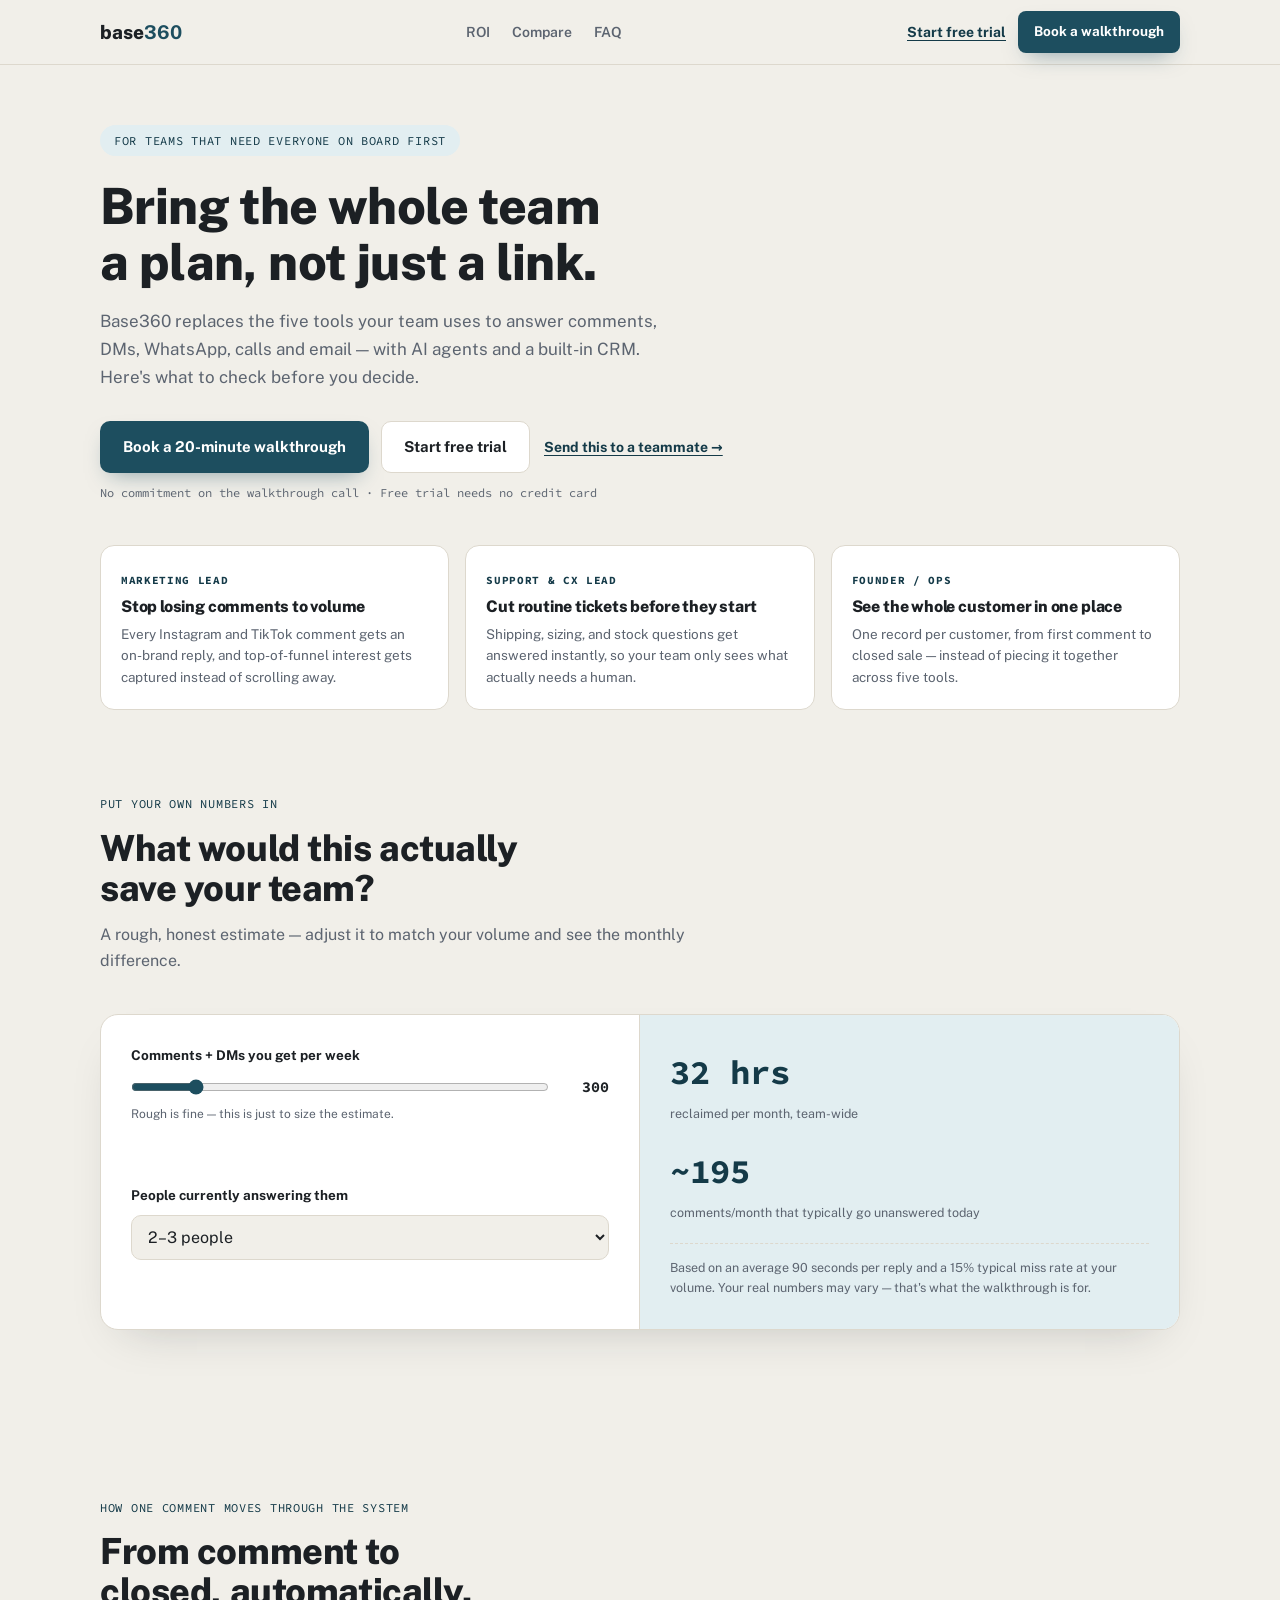
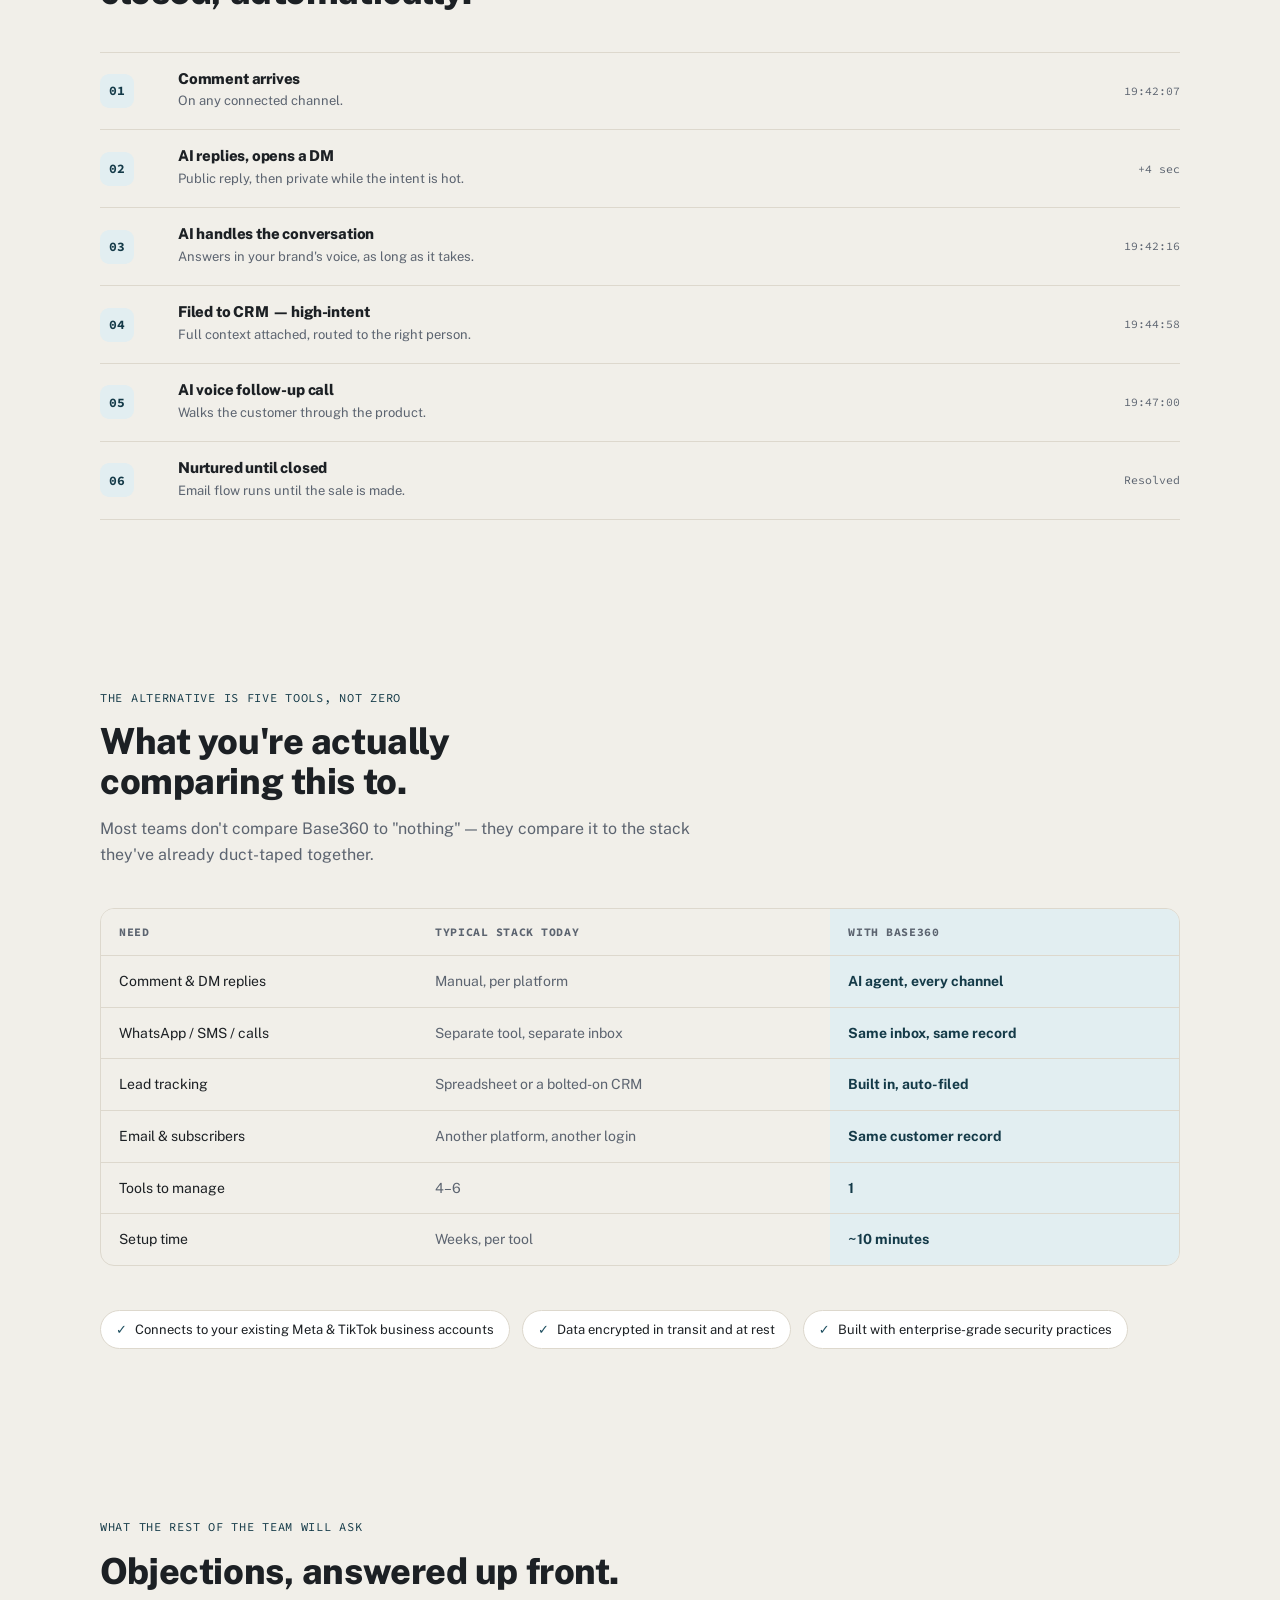
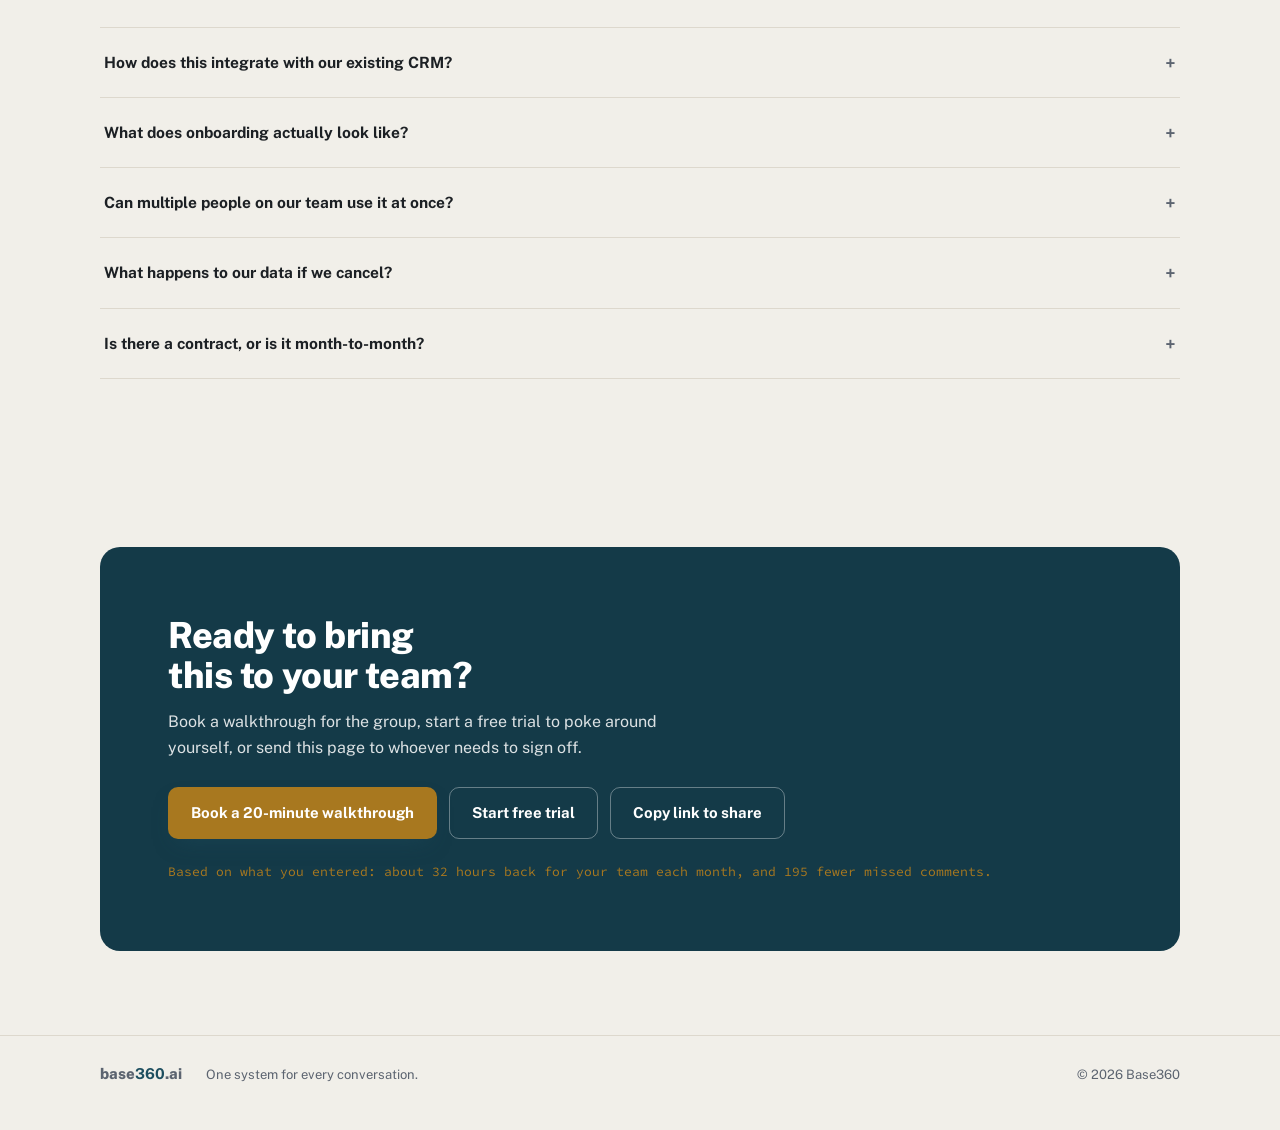
<file: alt-walkthrough.html>
<!doctype html>
<html lang="en">
<head>
<meta charset="utf-8" />
<meta name="viewport" content="width=device-width, initial-scale=1" />
<title>Base360 — the walkthrough, built for the whole team to see</title>
<meta name="description" content="A landing page built for a considered buyer: an ROI calculator personalized to your volume, a comparison against duct-taped tools, and a way to loop in your team before you decide." />
<link rel="preconnect" href="https://fonts.googleapis.com" />
<link rel="preconnect" href="https://fonts.gstatic.com" crossorigin />
<link href="https://fonts.googleapis.com/css2?family=Public+Sans:wght@400;500;600;700;800&family=Source+Code+Pro:wght@400;500;600&display=swap" rel="stylesheet" />
<style>
/* ==========================================================
   Base360 — Alt 7: "The Walkthrough" — considered-purchase UX.
   Design thesis: the visitor is rarely the sole decision maker.
   Good UX here means calibrated actions for different readiness
   levels (book a walkthrough / start free / share with a
   teammate), a way to personalize the value prop to their own
   numbers (ROI calculator), and pre-empting the objections a
   buying committee will actually raise (integration, security,
   contract terms) instead of hoping they don't ask.
   Palette: slate-teal (authority) + muted gold (evaluation aid),
   warm stone paper. Type: Public Sans (official, trustworthy) +
   Source Code Pro (figures, terms).
   ========================================================== */
:root {
  --paper: #f1efe9; --pane: #ffffff; --ink: #1c2024; --muted: #5c6470;
  --line: #ddd8cd; --slate: #1d4e5f; --slate-deep: #143a48; --slate-soft: #e2eef1;
  --gold: #a8781f; --gold-soft: #f6ecd8;
  --shadow: 0 20px 46px -26px rgba(28, 32, 36, 0.25);
  --disp: "Public Sans", system-ui, sans-serif;
  --mono: "Source Code Pro", ui-monospace, monospace;
}
@media (prefers-color-scheme: dark) {
  :root {
    --paper: #14171a; --pane: #1b1f23; --ink: #edeeee; --muted: #9aa1a9;
    --line: #2b3034; --slate: #59a7bf; --slate-deep: #3c8299; --slate-soft: #10262c;
    --gold: #d3a44b; --gold-soft: #2b2313;
    --shadow: 0 20px 46px -26px rgba(0, 0, 0, 0.6);
  }
}
* { margin: 0; padding: 0; box-sizing: border-box; }
html { scroll-behavior: smooth; }
body { background: var(--paper); color: var(--ink); font-family: var(--disp); line-height: 1.62; -webkit-font-smoothing: antialiased; overflow-x: hidden; }
.shell { width: min(1080px, 100% - 44px); margin-inline: auto; }
a { color: inherit; }
a:focus-visible, button:focus-visible, input:focus-visible, select:focus-visible { outline: 2.5px solid var(--slate); outline-offset: 2px; }
h1, h2, h3 { font-weight: 800; letter-spacing: -0.012em; text-wrap: balance; line-height: 1.12; }
.mono { font-family: var(--mono); }
.tnum { font-variant-numeric: tabular-nums; }
.sr-only { position: absolute; width: 1px; height: 1px; overflow: hidden; clip: rect(0,0,0,0); white-space: nowrap; }

.reveal { opacity: 0; transform: translateY(18px); transition: opacity .55s ease, transform .55s cubic-bezier(.2,.7,.2,1); }
.reveal.in { opacity: 1; transform: none; }

button { font: inherit; }
.btn { display: inline-flex; align-items: center; gap: 8px; font-weight: 700; font-size: 15px; padding: 13px 22px; border-radius: 10px; text-decoration: none; cursor: pointer; border: 1.5px solid transparent; transition: transform .15s, box-shadow .15s, background .15s; }
.btn:active { transform: translateY(1px); }
.btn-primary { background: var(--slate); color: #fff; box-shadow: 0 10px 22px -10px rgba(29,78,95,0.5); }
.btn-primary:hover { background: var(--slate-deep); transform: translateY(-2px); }
.btn-ghost { background: var(--pane); border-color: var(--line); color: var(--ink); }
.btn-ghost:hover { border-color: var(--slate); color: var(--slate-deep); }
.btn-text { background: none; border: none; padding: 6px 2px; font-weight: 700; font-size: 14px; text-decoration: underline; text-underline-offset: 3px; color: var(--slate-deep); cursor: pointer; }
.btn-sm { padding: 9px 15px; font-size: 13.5px; border-radius: 8px; }

/* ---------- Header ---------- */
header { position: sticky; top: 0; z-index: 50; background: color-mix(in srgb, var(--paper) 90%, transparent); backdrop-filter: blur(10px); border-bottom: 1px solid var(--line); }
.head-row { display: flex; align-items: center; gap: 26px; height: 64px; }
.word { font-weight: 800; font-size: 19px; text-decoration: none; }
.word b { color: var(--slate); }
.head-links { display: flex; gap: 22px; margin-inline: auto; }
.head-links a { text-decoration: none; font-size: 14px; font-weight: 600; color: var(--muted); }
.head-links a:hover { color: var(--ink); }
.head-cta { display: flex; gap: 10px; align-items: center; }

/* ---------- Hero ---------- */
.hero { padding: 60px 0 0; }
.eyebrow { display: inline-flex; align-items: center; gap: 8px; font-family: var(--mono); font-size: 12px; letter-spacing: 0.06em; text-transform: uppercase; color: var(--slate-deep); background: var(--slate-soft); border-radius: 999px; padding: 6px 14px; margin-bottom: 22px; }
h1.hero-h { font-size: clamp(32px, 4.6vw, 50px); max-width: 17ch; margin-bottom: 18px; }
.hero-sub { max-width: 58ch; font-size: 17px; color: var(--muted); margin-bottom: 30px; }
.hero-actions { display: flex; gap: 12px; flex-wrap: wrap; align-items: center; margin-bottom: 10px; }
.share-wrap { position: relative; display: inline-flex; }
.share-tip { position: absolute; top: -34px; left: 50%; transform: translateX(-50%); background: var(--ink); color: var(--paper); font-size: 12px; font-weight: 600; padding: 5px 10px; border-radius: 6px; opacity: 0; pointer-events: none; transition: opacity .15s; white-space: nowrap; }
.share-tip.show { opacity: 1; }
.hero-fine { font-family: var(--mono); font-size: 12px; color: var(--muted); margin-top: 4px; }

/* ---------- Role cards ---------- */
.roles { display: grid; grid-template-columns: repeat(3, 1fr); gap: 16px; margin-top: 42px; }
.role-card { background: var(--pane); border: 1px solid var(--line); border-radius: 14px; padding: 20px; }
.role-card b.k { font-family: var(--mono); font-size: 11px; letter-spacing: 0.06em; text-transform: uppercase; color: var(--slate-deep); }
.role-card h3 { font-size: 16px; margin: 6px 0 8px; }
.role-card p { font-size: 13.5px; color: var(--muted); }

/* ---------- Sections ---------- */
section { padding: 84px 0; }
.sec-eyebrow { font-family: var(--mono); font-size: 12px; letter-spacing: 0.06em; text-transform: uppercase; color: var(--slate-deep); margin-bottom: 14px; }
h2 { font-size: clamp(26px, 3.2vw, 36px); max-width: 24ch; margin-bottom: 14px; }
.sec-sub { max-width: 60ch; color: var(--muted); font-size: 16px; }

/* ---------- ROI calculator ---------- */
.calc { margin-top: 40px; background: var(--pane); border: 1px solid var(--line); border-radius: 18px; box-shadow: var(--shadow); overflow: hidden; display: grid; grid-template-columns: 1fr 1fr; }
.calc-inputs { padding: 30px; border-right: 1px solid var(--line); display: grid; gap: 22px; }
.field label { display: block; font-weight: 700; font-size: 13.5px; margin-bottom: 8px; }
.field .hint { font-size: 12px; color: var(--muted); margin-top: 6px; }
.range-row { display: flex; align-items: center; gap: 14px; }
.range-row input[type="range"] { flex: 1; accent-color: var(--slate); }
.range-val { font-family: var(--mono); font-weight: 700; font-size: 15px; min-width: 46px; text-align: right; }
select { width: 100%; border: 1.5px solid var(--line); border-radius: 10px; padding: 11px 12px; font: inherit; background: var(--paper); color: var(--ink); }
.calc-output { padding: 30px; display: grid; gap: 18px; align-content: center; background: var(--slate-soft); }
.out-stat b { display: block; font-family: var(--mono); font-size: clamp(26px, 3vw, 34px); font-weight: 700; color: var(--slate-deep); }
.out-stat span { font-size: 12.5px; color: var(--muted); }
.calc-output .out-note { font-size: 12.5px; color: var(--muted); border-top: 1px dashed var(--line); padding-top: 14px; }

/* ---------- Condensed log ---------- */
.log2 { margin-top: 40px; border-top: 1px solid var(--line); }
.log2-row { display: grid; grid-template-columns: 60px 1fr auto; gap: 18px; align-items: center; padding: 18px 0; border-bottom: 1px solid var(--line); }
.log2-n { font-family: var(--mono); font-weight: 700; font-size: 13px; color: var(--slate-deep); background: var(--slate-soft); width: 34px; height: 34px; border-radius: 9px; display: grid; place-items: center; }
.log2-row h3 { font-size: 15px; margin-bottom: 3px; }
.log2-row p { font-size: 13px; color: var(--muted); }
.log2-t { font-family: var(--mono); font-size: 11.5px; color: var(--muted); white-space: nowrap; }

/* ---------- Comparison table ---------- */
.cmp-table { margin-top: 40px; width: 100%; border-collapse: collapse; background: var(--pane); border: 1px solid var(--line); border-radius: 14px; overflow: hidden; }
.cmp-scroll { overflow-x: auto; margin-top: 40px; border: 1px solid var(--line); border-radius: 14px; }
.cmp-scroll table { width: 100%; border-collapse: collapse; min-width: 560px; }
.cmp-scroll th, .cmp-scroll td { padding: 14px 18px; text-align: left; font-size: 14px; border-bottom: 1px solid var(--line); }
.cmp-scroll thead th { font-family: var(--mono); font-size: 11.5px; letter-spacing: 0.05em; text-transform: uppercase; color: var(--muted); background: var(--paper); }
.cmp-scroll th.hl, .cmp-scroll td.hl { background: var(--slate-soft); }
.cmp-scroll tbody tr:last-child td { border-bottom: none; }
.cmp-scroll td.yes { color: var(--slate-deep); font-weight: 700; }
.cmp-scroll td.no { color: var(--muted); }

/* ---------- Trust band ---------- */
.trust2 { margin-top: 44px; display: flex; flex-wrap: wrap; gap: 12px; }
.trust2 span { display: inline-flex; align-items: center; gap: 8px; border: 1px solid var(--line); background: var(--pane); border-radius: 999px; padding: 8px 15px; font-size: 13px; }
.trust2 span::before { content: "✓"; color: var(--slate); font-weight: 700; }

/* ---------- FAQ ---------- */
.faq { margin-top: 36px; border-top: 1px solid var(--line); }
.faq-item { border-bottom: 1px solid var(--line); }
.faq-q { width: 100%; display: flex; justify-content: space-between; align-items: center; gap: 20px; padding: 20px 4px; background: none; border: none; cursor: pointer; text-align: left; font-weight: 700; font-size: 15.5px; color: var(--ink); }
.faq-q .plus { font-family: var(--mono); font-size: 18px; color: var(--muted); transition: transform .2s; flex: none; }
.faq-q[aria-expanded="true"] .plus { transform: rotate(45deg); color: var(--slate); }
.faq-a { max-height: 0; overflow: hidden; transition: max-height .28s ease; }
.faq-a p { padding: 0 4px 20px; color: var(--muted); font-size: 14.5px; max-width: 62ch; }

/* ---------- Final CTA ---------- */
.final { background: var(--slate-deep); color: #fff; border-radius: 20px; padding: clamp(40px, 6vw, 68px); }
.final h2 { color: #fff; max-width: 20ch; }
.final p.lede { color: color-mix(in srgb, #fff 85%, transparent); margin: 14px 0 26px; max-width: 52ch; }
.final-actions { display: flex; gap: 12px; flex-wrap: wrap; }
.final .btn-ghost { background: transparent; border-color: rgba(255,255,255,0.35); color: #fff; }
.final .btn-ghost:hover { border-color: #fff; }
.final-roi { margin-top: 22px; font-family: var(--mono); font-size: 13px; color: var(--gold); display: none; }
.final-roi.show { display: block; }

footer { border-top: 1px solid var(--line); padding: 26px 0 44px; }
.foot-row { display: flex; flex-wrap: wrap; gap: 10px 24px; align-items: baseline; font-size: 13px; color: var(--muted); }
.foot-row .right { margin-left: auto; }

@media (max-width: 880px) {
  .head-links { display: none; }
  .roles { grid-template-columns: 1fr; }
  .calc { grid-template-columns: 1fr; }
  .calc-inputs { border-right: none; border-bottom: 1px solid var(--line); }
}
@media (prefers-reduced-motion: reduce) {
  html { scroll-behavior: auto; }
  .reveal { opacity: 1; transform: none; transition: none; }
}
</style>
</head>
<body>

<header>
  <div class="shell head-row">
    <a class="word" href="#top">base<b>360</b></a>
    <nav class="head-links" aria-label="Primary">
      <a href="#roi">ROI</a>
      <a href="#compare">Compare</a>
      <a href="#faq">FAQ</a>
    </nav>
    <div class="head-cta">
      <a class="btn-text" href="#top">Start free trial</a>
      <a class="btn btn-primary btn-sm" href="#top">Book a walkthrough</a>
    </div>
  </div>
</header>

<main id="top">
  <div class="hero shell">
    <p class="eyebrow reveal">For teams that need everyone on board first</p>
    <h1 class="hero-h reveal">Bring the whole team a plan, not just a link.</h1>
    <p class="hero-sub reveal">Base360 replaces the five tools your team uses to answer comments, DMs, WhatsApp, calls and email — with AI agents and a built-in CRM. Here's what to check before you decide.</p>
    <div class="hero-actions reveal">
      <a class="btn btn-primary" href="#top">Book a 20-minute walkthrough</a>
      <a class="btn btn-ghost" href="#top">Start free trial</a>
      <span class="share-wrap">
        <button class="btn-text" id="shareBtn" type="button">Send this to a teammate →</button>
        <span class="share-tip" id="shareTip" role="status">Link copied</span>
      </span>
    </div>
    <p class="hero-fine reveal">No commitment on the walkthrough call · Free trial needs no credit card</p>

    <div class="roles reveal">
      <div class="role-card"><b class="k">Marketing lead</b><h3>Stop losing comments to volume</h3><p>Every Instagram and TikTok comment gets an on-brand reply, and top-of-funnel interest gets captured instead of scrolling away.</p></div>
      <div class="role-card"><b class="k">Support &amp; CX lead</b><h3>Cut routine tickets before they start</h3><p>Shipping, sizing, and stock questions get answered instantly, so your team only sees what actually needs a human.</p></div>
      <div class="role-card"><b class="k">Founder / Ops</b><h3>See the whole customer in one place</h3><p>One record per customer, from first comment to closed sale — instead of piecing it together across five tools.</p></div>
    </div>
  </div>

  <!-- ============ ROI calculator ============ -->
  <section id="roi">
    <div class="shell">
      <p class="sec-eyebrow reveal">Put your own numbers in</p>
      <h2 class="reveal">What would this actually save your team?</h2>
      <p class="sec-sub reveal">A rough, honest estimate — adjust it to match your volume and see the monthly difference.</p>

      <div class="calc reveal">
        <div class="calc-inputs">
          <div class="field">
            <label for="volInput">Comments + DMs you get per week</label>
            <div class="range-row">
              <input type="range" id="volInput" min="20" max="2000" step="10" value="300" />
              <span class="range-val tnum" id="volVal">300</span>
            </div>
            <p class="hint">Rough is fine — this is just to size the estimate.</p>
          </div>
          <div class="field">
            <label for="teamSelect">People currently answering them</label>
            <select id="teamSelect">
              <option value="1">Just me</option>
              <option value="2" selected>2–3 people</option>
              <option value="5">4–10 people</option>
              <option value="12">10+ people</option>
            </select>
          </div>
        </div>
        <div class="calc-output" aria-live="polite">
          <div class="out-stat"><b class="tnum" id="hoursOut">37 hrs</b><span>reclaimed per month, team-wide</span></div>
          <div class="out-stat"><b class="tnum" id="missedOut">~113</b><span>comments/month that typically go unanswered today</span></div>
          <p class="out-note">Based on an average 90 seconds per reply and a 15% typical miss rate at your volume. Your real numbers may vary — that's what the walkthrough is for.</p>
        </div>
      </div>
    </div>
  </section>

  <!-- ============ Condensed how it works ============ -->
  <section>
    <div class="shell">
      <p class="sec-eyebrow reveal">How one comment moves through the system</p>
      <h2 class="reveal">From comment to closed, automatically.</h2>
      <div class="log2 reveal">
        <div class="log2-row"><span class="log2-n">01</span><div><h3>Comment arrives</h3><p>On any connected channel.</p></div><span class="log2-t">19:42:07</span></div>
        <div class="log2-row"><span class="log2-n">02</span><div><h3>AI replies, opens a DM</h3><p>Public reply, then private while the intent is hot.</p></div><span class="log2-t">+4 sec</span></div>
        <div class="log2-row"><span class="log2-n">03</span><div><h3>AI handles the conversation</h3><p>Answers in your brand's voice, as long as it takes.</p></div><span class="log2-t">19:42:16</span></div>
        <div class="log2-row"><span class="log2-n">04</span><div><h3>Filed to CRM — high-intent</h3><p>Full context attached, routed to the right person.</p></div><span class="log2-t">19:44:58</span></div>
        <div class="log2-row"><span class="log2-n">05</span><div><h3>AI voice follow-up call</h3><p>Walks the customer through the product.</p></div><span class="log2-t">19:47:00</span></div>
        <div class="log2-row"><span class="log2-n">06</span><div><h3>Nurtured until closed</h3><p>Email flow runs until the sale is made.</p></div><span class="log2-t">Resolved</span></div>
      </div>
    </div>
  </section>

  <!-- ============ Comparison ============ -->
  <section id="compare">
    <div class="shell">
      <p class="sec-eyebrow reveal">The alternative is five tools, not zero</p>
      <h2 class="reveal">What you're actually comparing this to.</h2>
      <p class="sec-sub reveal">Most teams don't compare Base360 to "nothing" — they compare it to the stack they've already duct-taped together.</p>
      <div class="cmp-scroll reveal">
        <table>
          <thead><tr><th scope="col">Need</th><th scope="col">Typical stack today</th><th scope="col" class="hl">With Base360</th></tr></thead>
          <tbody>
            <tr><td>Comment &amp; DM replies</td><td class="no">Manual, per platform</td><td class="hl yes">AI agent, every channel</td></tr>
            <tr><td>WhatsApp / SMS / calls</td><td class="no">Separate tool, separate inbox</td><td class="hl yes">Same inbox, same record</td></tr>
            <tr><td>Lead tracking</td><td class="no">Spreadsheet or a bolted-on CRM</td><td class="hl yes">Built in, auto-filed</td></tr>
            <tr><td>Email &amp; subscribers</td><td class="no">Another platform, another login</td><td class="hl yes">Same customer record</td></tr>
            <tr><td>Tools to manage</td><td class="no">4–6</td><td class="hl yes">1</td></tr>
            <tr><td>Setup time</td><td class="no">Weeks, per tool</td><td class="hl yes">~10 minutes</td></tr>
          </tbody>
        </table>
      </div>
      <div class="trust2 reveal">
        <span>Connects to your existing Meta &amp; TikTok business accounts</span>
        <span>Data encrypted in transit and at rest</span>
        <span>Built with enterprise-grade security practices</span>
      </div>
    </div>
  </section>

  <!-- ============ FAQ ============ -->
  <section id="faq">
    <div class="shell">
      <p class="sec-eyebrow reveal">What the rest of the team will ask</p>
      <h2 class="reveal">Objections, answered up front.</h2>
      <div class="faq reveal">
        <div class="faq-item">
          <button class="faq-q" aria-expanded="false">How does this integrate with our existing CRM?<span class="plus">+</span></button>
          <div class="faq-a"><p>Base360 works as a standalone CRM out of the box, and can sync leads and activity out to the tools you already run — so you're not forced to migrate everything on day one.</p></div>
        </div>
        <div class="faq-item">
          <button class="faq-q" aria-expanded="false">What does onboarding actually look like?<span class="plus">+</span></button>
          <div class="faq-a"><p>You connect your channels, set what the AI is allowed to say, and it starts replying — most teams are live on their first channel within about 10 minutes, with the full walkthrough covering the rest.</p></div>
        </div>
        <div class="faq-item">
          <button class="faq-q" aria-expanded="false">Can multiple people on our team use it at once?<span class="plus">+</span></button>
          <div class="faq-a"><p>Yes — conversations and leads can be assigned, and everyone sees the same record instead of five separate inboxes.</p></div>
        </div>
        <div class="faq-item">
          <button class="faq-q" aria-expanded="false">What happens to our data if we cancel?<span class="plus">+</span></button>
          <div class="faq-a"><p>You can export your full conversation and lead history at any time — cancelling doesn't lock your data in.</p></div>
        </div>
        <div class="faq-item">
          <button class="faq-q" aria-expanded="false">Is there a contract, or is it month-to-month?<span class="plus">+</span></button>
          <div class="faq-a"><p>Month-to-month by default. The free trial has no card required, and there's no long-term commitment to start.</p></div>
        </div>
      </div>
    </div>
  </section>

  <!-- ============ Final CTA ============ -->
  <section>
    <div class="shell">
      <div class="final reveal">
        <h2>Ready to bring this to your team?</h2>
        <p class="lede">Book a walkthrough for the group, start a free trial to poke around yourself, or send this page to whoever needs to sign off.</p>
        <div class="final-actions">
          <a class="btn btn-primary" style="background:var(--gold)" href="#top">Book a 20-minute walkthrough</a>
          <a class="btn btn-ghost" href="#top">Start free trial</a>
          <button class="btn btn-ghost" id="shareBtn2" type="button">Copy link to share</button>
        </div>
        <p class="final-roi mono" id="finalRoi"></p>
      </div>
    </div>
  </section>
</main>

<footer>
  <div class="shell foot-row">
    <a class="word" href="#top" style="font-size:15px;">base<b>360</b>.ai</a>
    <span>One system for every conversation.</span>
    <span class="right">© 2026 Base360</span>
  </div>
</footer>

<script>
(function () {
  "use strict";
  var reduced = window.matchMedia("(prefers-reduced-motion: reduce)").matches;

  /* ---- scroll reveal ---- */
  var els = document.querySelectorAll(".reveal");
  if ("IntersectionObserver" in window && !reduced) {
    var io = new IntersectionObserver(function (entries) {
      entries.forEach(function (e) { if (e.isIntersecting) { e.target.classList.add("in"); io.unobserve(e.target); } });
    }, { threshold: 0.1, rootMargin: "0px 0px -24px 0px" });
    els.forEach(function (el) { io.observe(el); });
  } else {
    els.forEach(function (el) { el.classList.add("in"); });
  }

  /* ---- ROI calculator ---- */
  var volInput = document.getElementById("volInput");
  var volVal = document.getElementById("volVal");
  var teamSelect = document.getElementById("teamSelect");
  var hoursOut = document.getElementById("hoursOut");
  var missedOut = document.getElementById("missedOut");
  var finalRoi = document.getElementById("finalRoi");

  function recalc() {
    var perWeek = parseInt(volInput.value, 10);
    volVal.textContent = perWeek;
    var hoursPerMonth = Math.round((perWeek * 90 / 3600) * 4.33);
    var missedPerMonth = Math.round(perWeek * 4.33 * 0.15);
    hoursOut.textContent = hoursPerMonth + " hrs";
    missedOut.textContent = "~" + missedPerMonth;
    finalRoi.textContent = "Based on what you entered: about " + hoursPerMonth + " hours back for your team each month, and " + missedPerMonth + " fewer missed comments.";
    finalRoi.classList.add("show");
  }
  volInput.addEventListener("input", recalc);
  teamSelect.addEventListener("change", recalc);
  recalc();

  /* ---- FAQ accordion ---- */
  document.querySelectorAll(".faq-q").forEach(function (btn) {
    var panel = btn.nextElementSibling;
    btn.addEventListener("click", function () {
      var open = btn.getAttribute("aria-expanded") === "true";
      btn.setAttribute("aria-expanded", String(!open));
      panel.style.maxHeight = open ? "0px" : panel.scrollHeight + "px";
    });
  });

  /* ---- share / copy link ---- */
  function doShare(tipEl) {
    var url = window.location.href;
    var text = "Take a look at Base360 — " + url;
    function ok() {
      if (tipEl) {
        tipEl.classList.add("show");
        setTimeout(function () { tipEl.classList.remove("show"); }, 1800);
      }
    }
    if (navigator.clipboard && navigator.clipboard.writeText) {
      navigator.clipboard.writeText(text).then(ok, ok);
    } else {
      ok();
    }
  }
  var shareBtn = document.getElementById("shareBtn");
  var shareTip = document.getElementById("shareTip");
  shareBtn.addEventListener("click", function () { doShare(shareTip); });
  var shareBtn2 = document.getElementById("shareBtn2");
  shareBtn2.addEventListener("click", function () {
    var original = shareBtn2.textContent;
    doShare(null);
    shareBtn2.textContent = "Copied!";
    setTimeout(function () { shareBtn2.textContent = original; }, 1800);
  });
})();
</script>
</body>
</html>
</file>
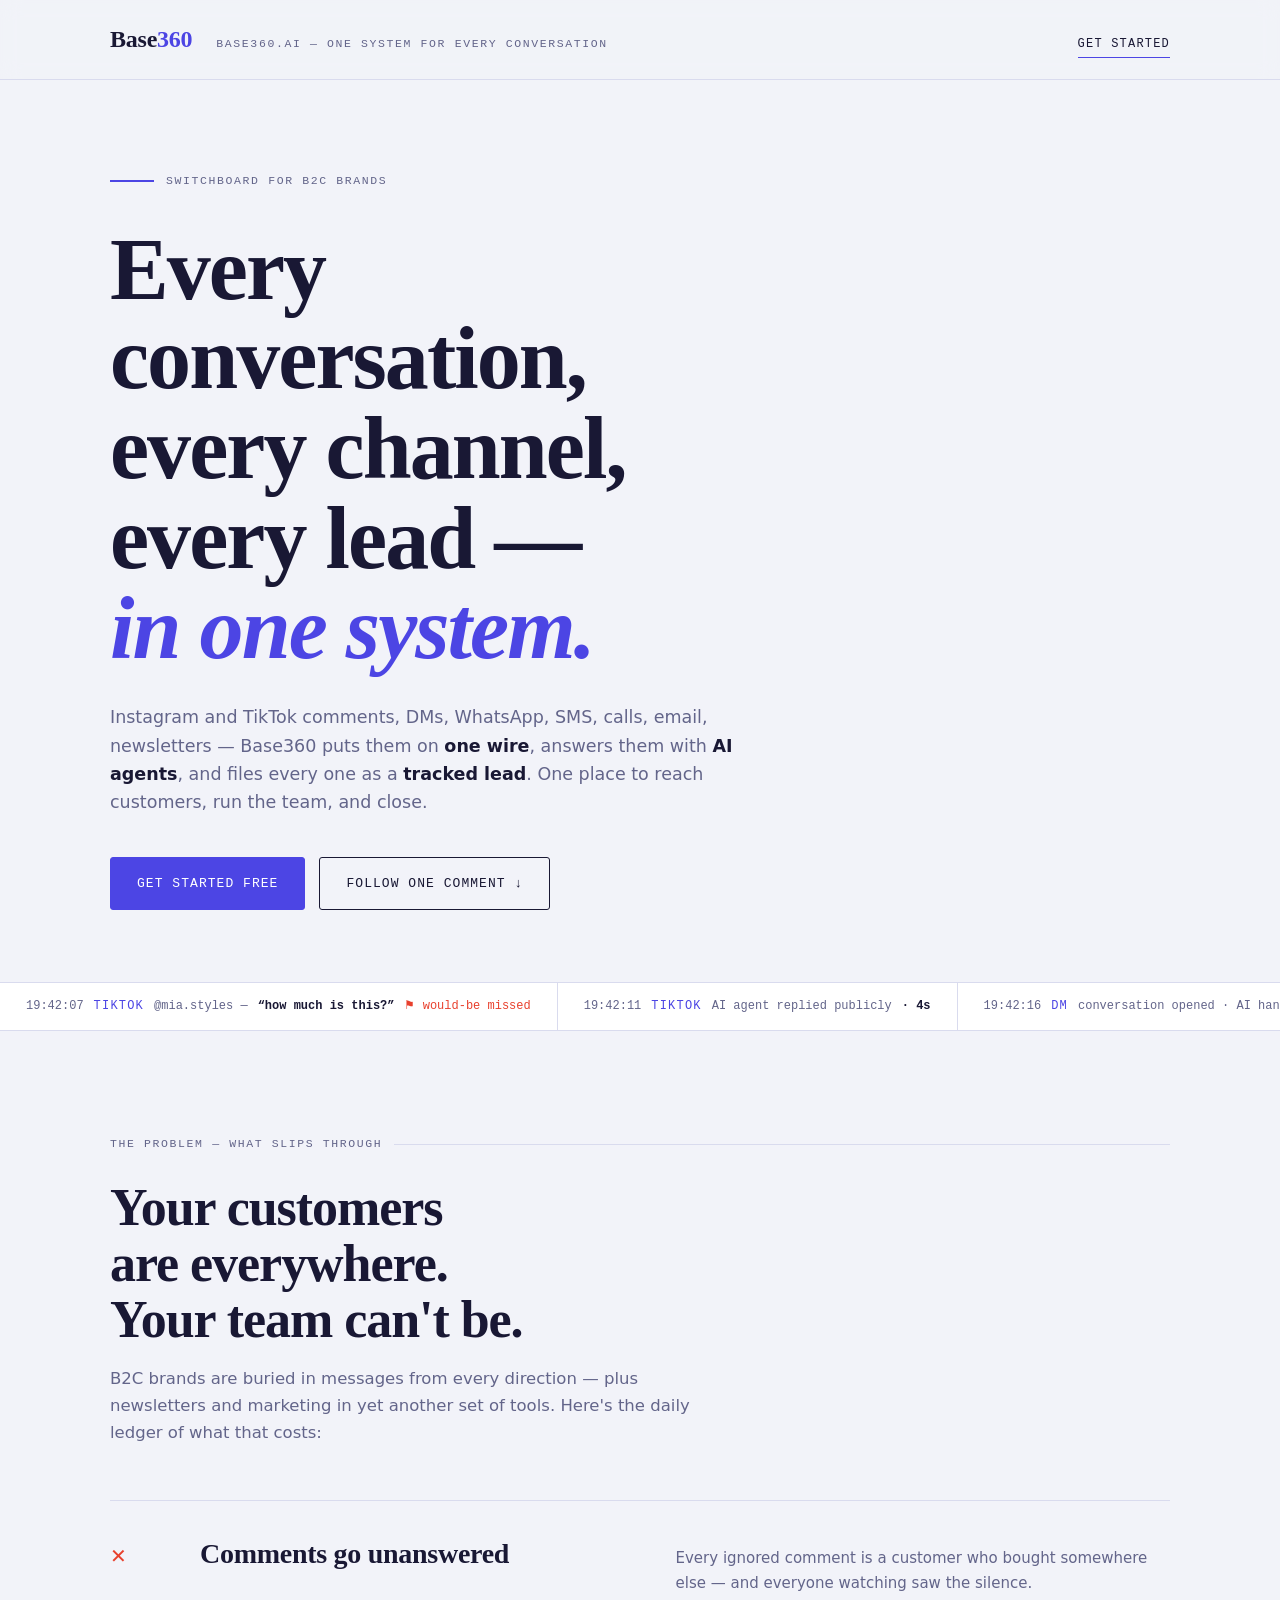
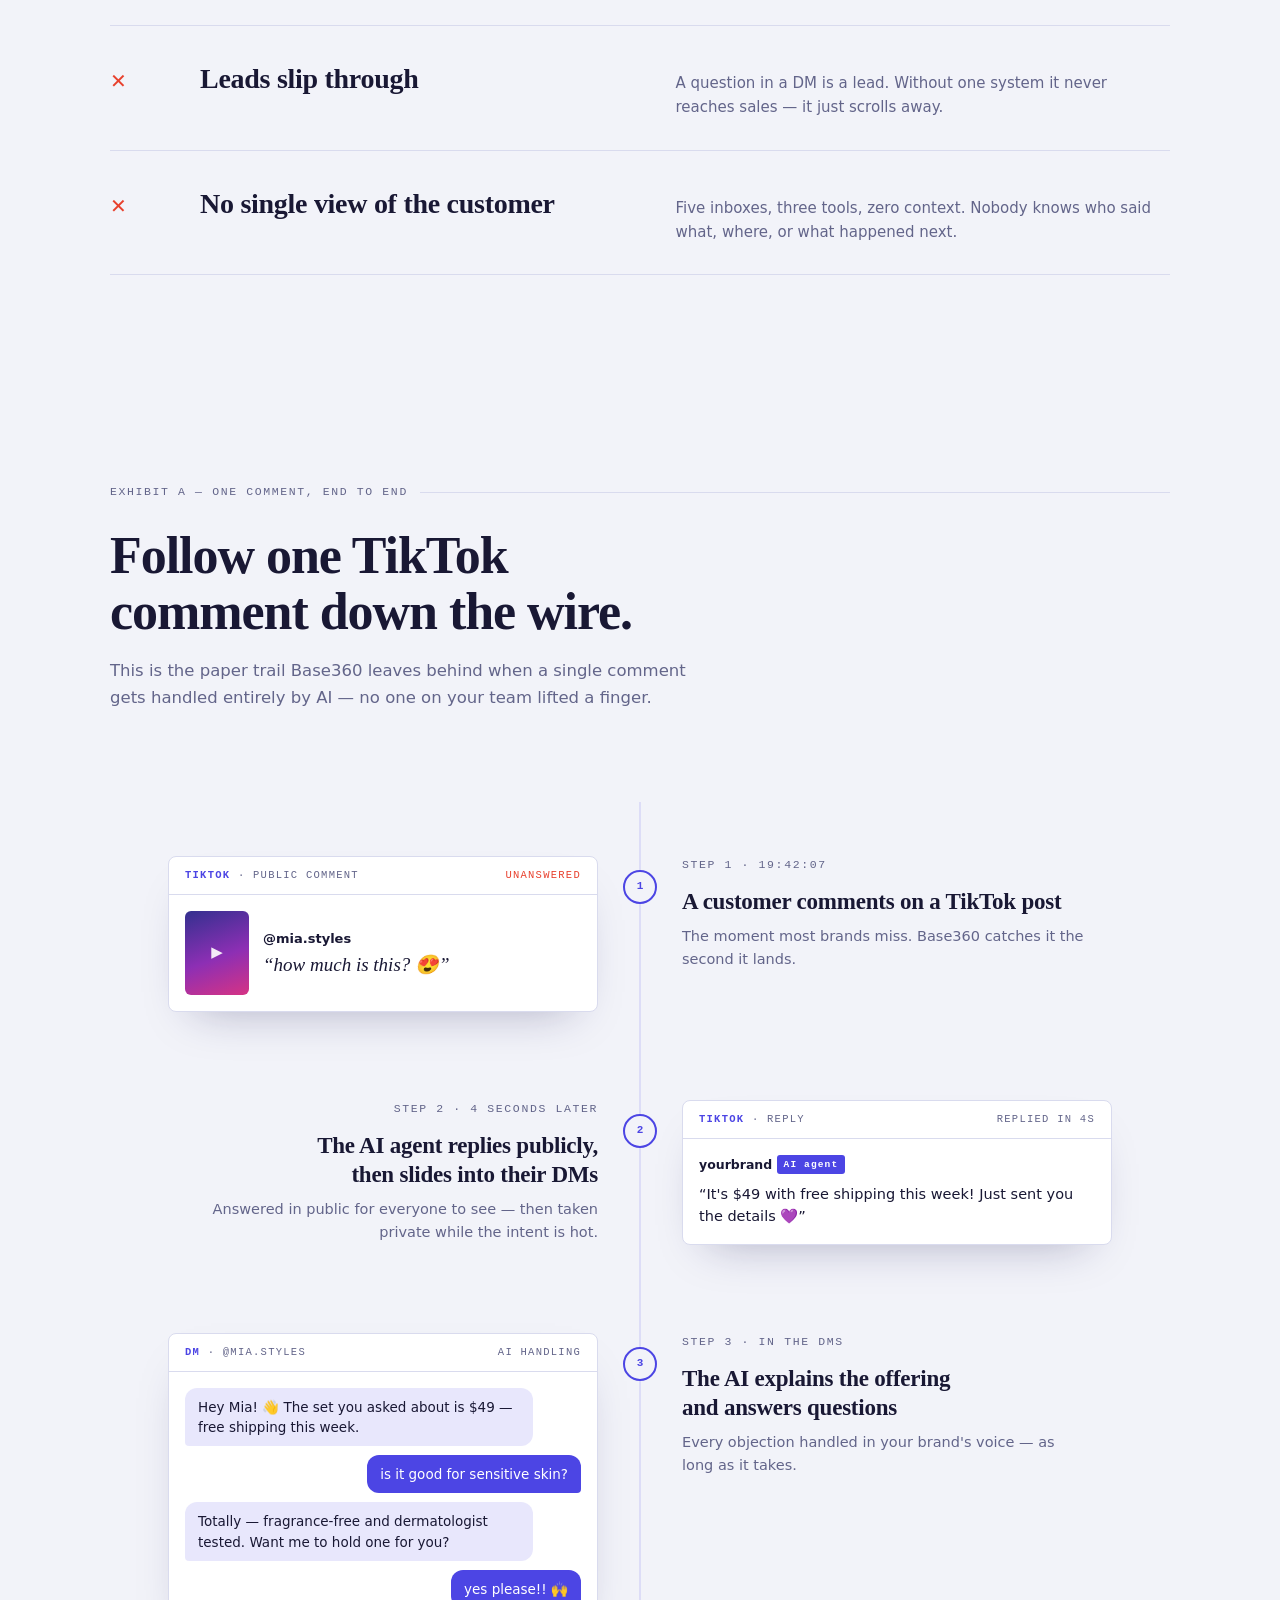
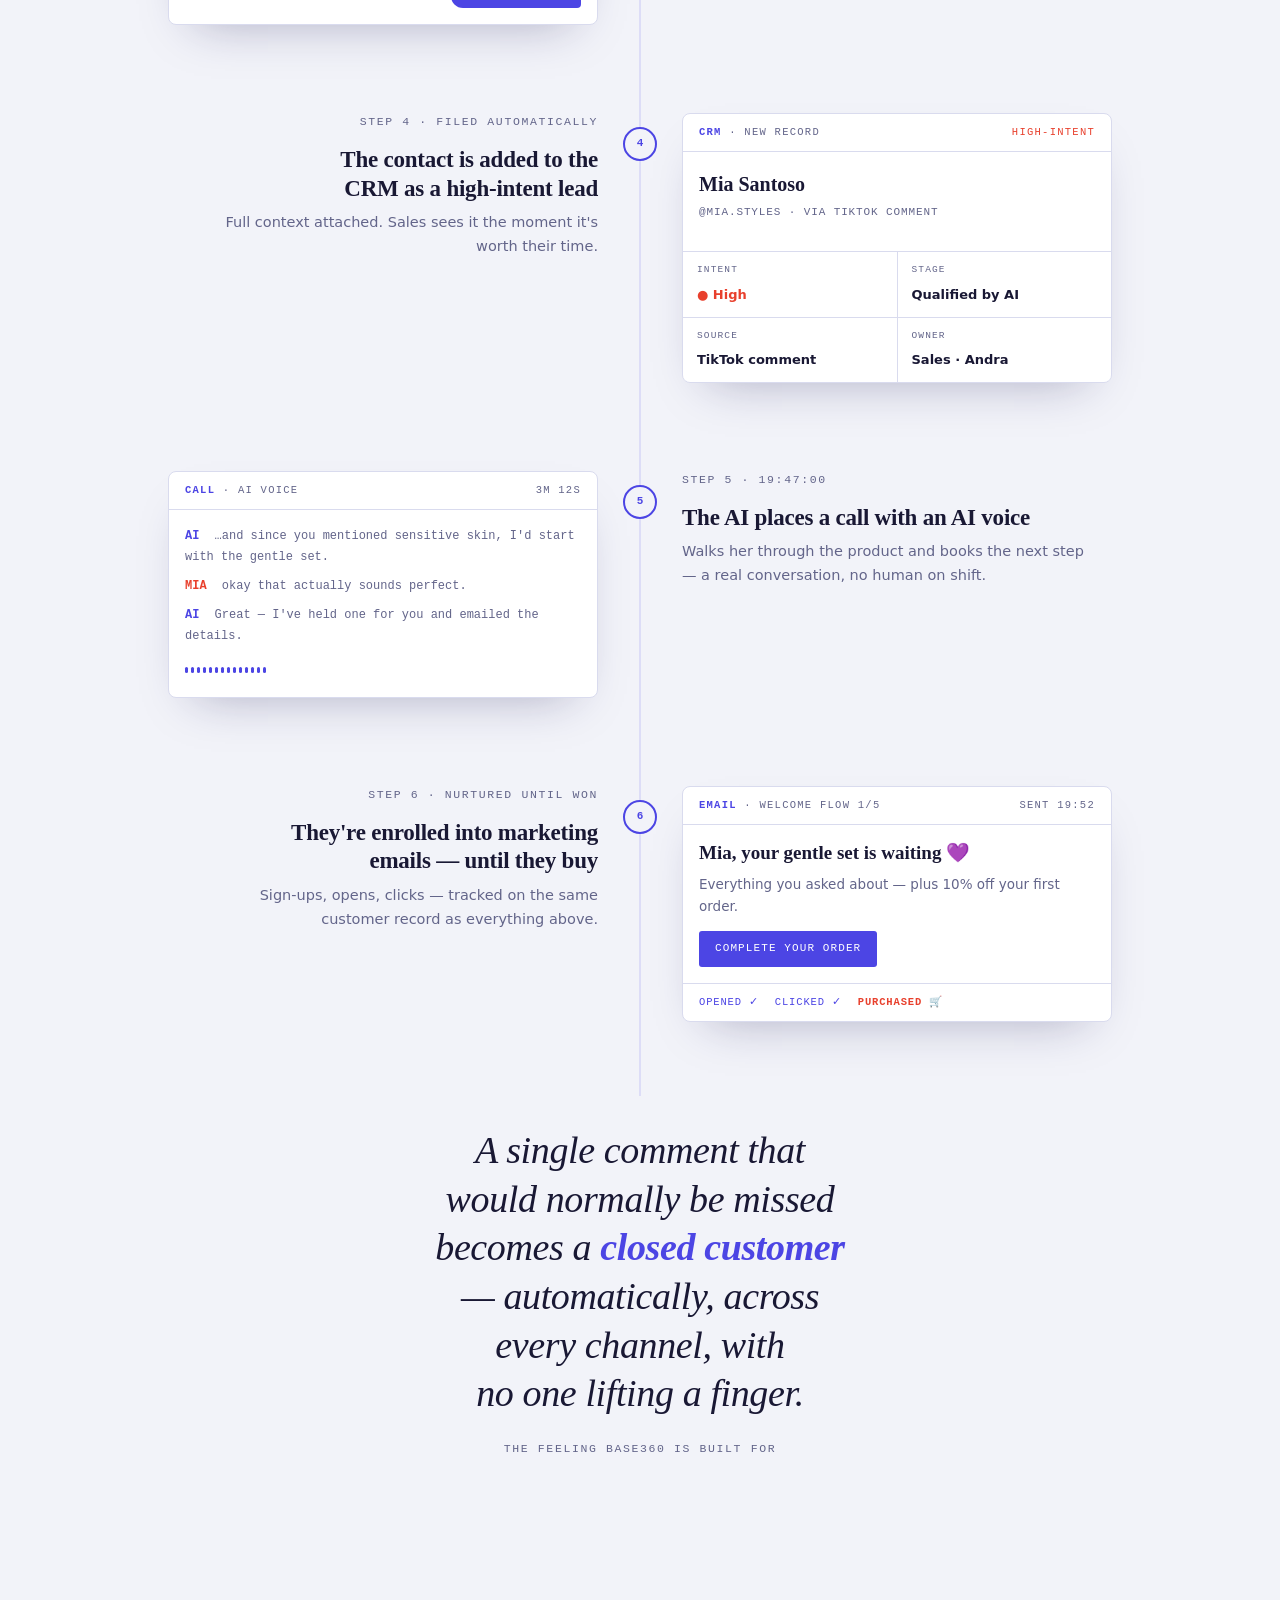
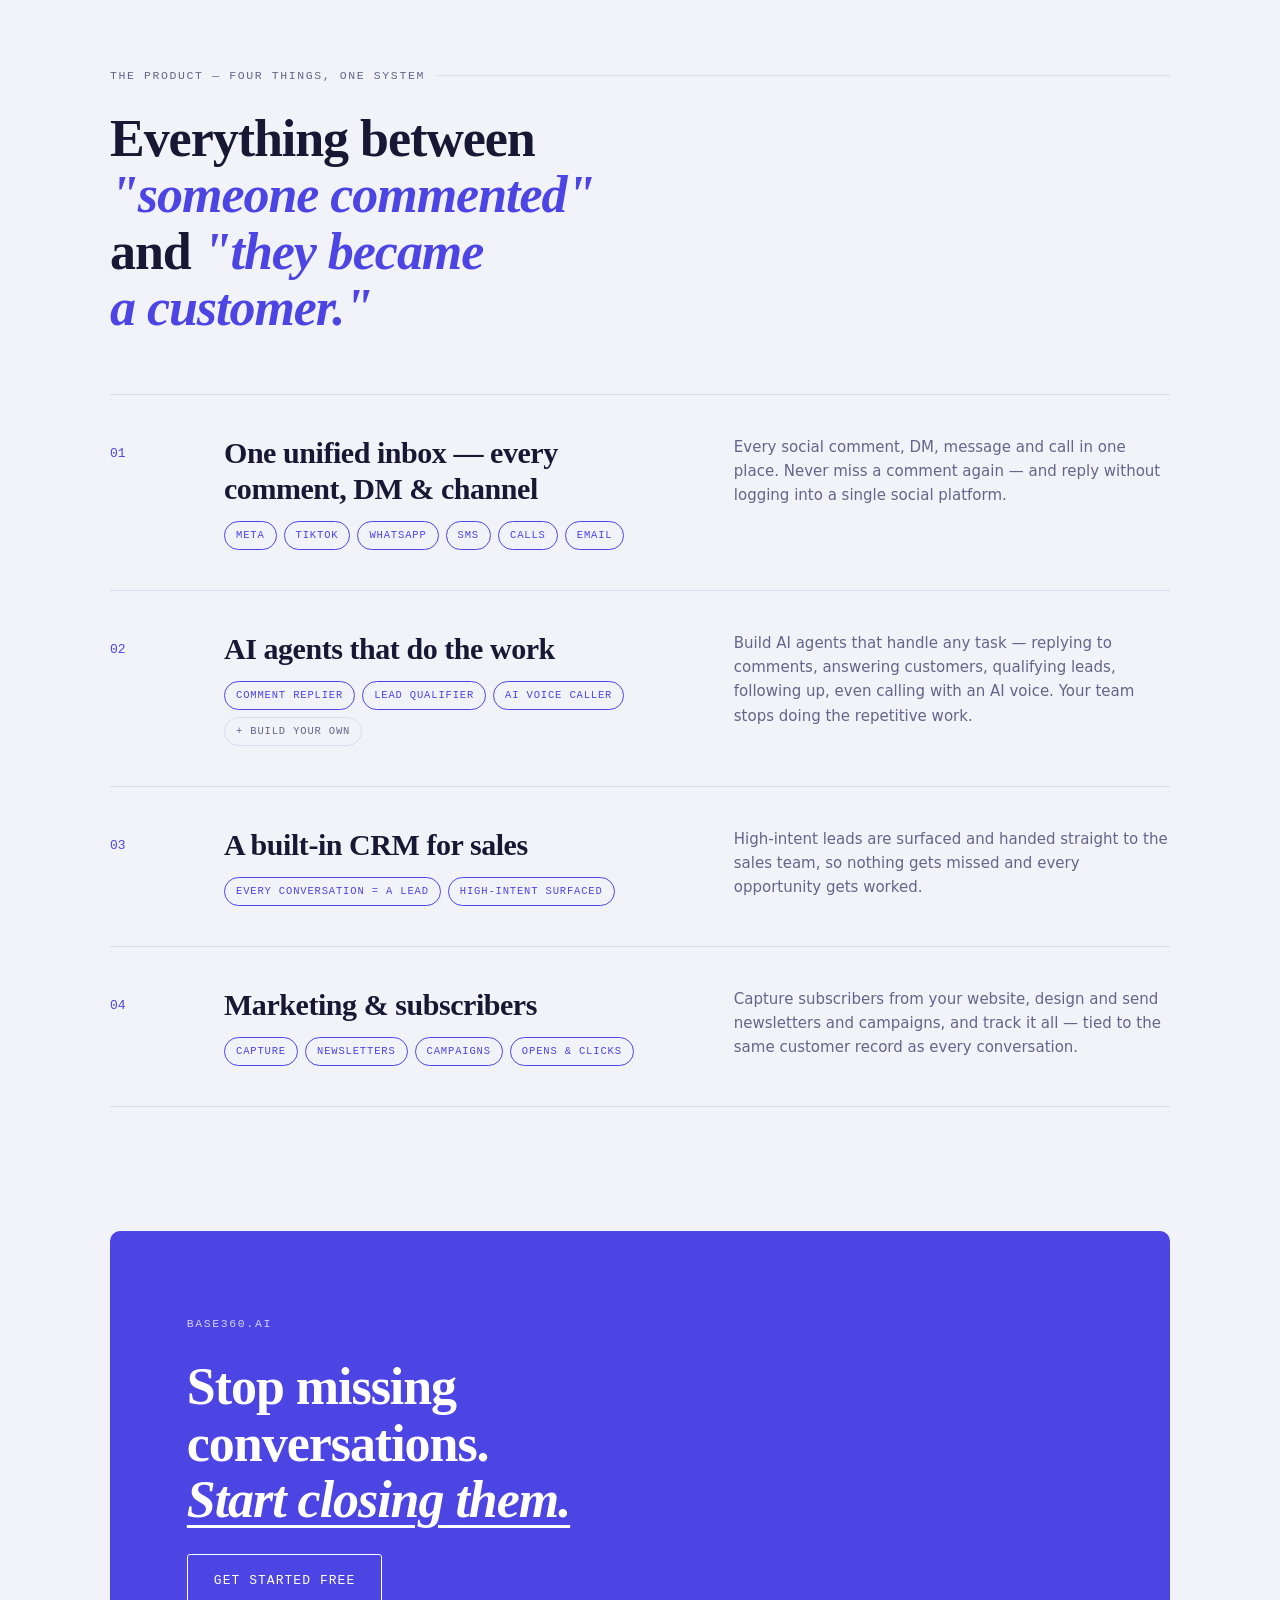
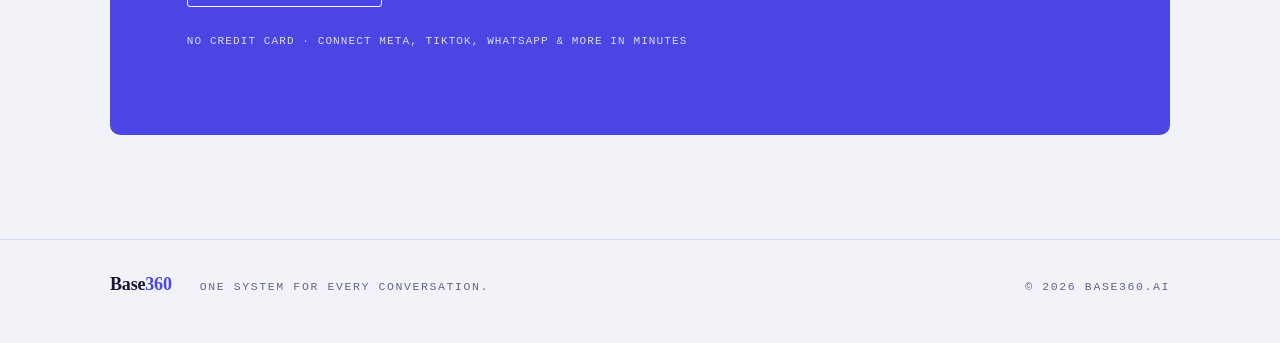
<file: alternative.html>
<!doctype html>
<html lang="en">
<head>
<meta charset="utf-8" />
<meta name="viewport" content="width=device-width, initial-scale=1" />
<meta name="description" content="Base360 — alternative landing page design: the switchboard ledger." />
<title>Base360 — One system for every conversation</title>
<style>
  /* ==========================================================
     Base360 — alternative design: "The switchboard ledger"
     A vertical indigo wire threads the page; the hero story is
     told as a paper trail of real artifacts along that wire.
     ========================================================== */
  :root {
    --ground: #f2f3f9;
    --paper: #ffffff;
    --ink: #191834;
    --muted: #63658a;
    --wire: #4c45e4;
    --wire-ink: #ffffff;
    --wire-soft: rgba(76, 69, 228, 0.13);
    --signal: #e8402d;
    --line: #d9dbee;
    --card-shadow: 0 22px 48px -26px rgba(25, 24, 82, 0.35);
    --serif: "Iowan Old Style", "Palatino Linotype", Palatino, Georgia, "Times New Roman", serif;
    --sans: system-ui, -apple-system, "Segoe UI", Roboto, sans-serif;
    --mono: ui-monospace, "SF Mono", SFMono-Regular, Menlo, Consolas, "Liberation Mono", monospace;
  }
  @media (prefers-color-scheme: dark) {
    :root {
      --ground: #131223;
      --paper: #1c1b30;
      --ink: #ecebf8;
      --muted: #9a9cc0;
      --wire: #8f8aff;
      --wire-ink: #131223;
      --wire-soft: rgba(143, 138, 255, 0.16);
      --signal: #ff6a58;
      --line: #2c2b49;
      --card-shadow: 0 22px 48px -26px rgba(0, 0, 0, 0.65);
    }
  }
  :root[data-theme="light"] {
    --ground: #f2f3f9; --paper: #ffffff; --ink: #191834; --muted: #63658a;
    --wire: #4c45e4; --wire-ink: #ffffff; --wire-soft: rgba(76, 69, 228, 0.13);
    --signal: #e8402d; --line: #d9dbee;
    --card-shadow: 0 22px 48px -26px rgba(25, 24, 82, 0.35);
  }
  :root[data-theme="dark"] {
    --ground: #131223; --paper: #1c1b30; --ink: #ecebf8; --muted: #9a9cc0;
    --wire: #8f8aff; --wire-ink: #131223; --wire-soft: rgba(143, 138, 255, 0.16);
    --signal: #ff6a58; --line: #2c2b49;
    --card-shadow: 0 22px 48px -26px rgba(0, 0, 0, 0.65);
  }

  * { margin: 0; padding: 0; box-sizing: border-box; }
  html { scroll-behavior: smooth; }
  body {
    background: var(--ground);
    color: var(--ink);
    font-family: var(--sans);
    line-height: 1.62;
    -webkit-font-smoothing: antialiased;
    overflow-x: hidden;
  }
  .shell { width: min(1060px, 100% - 44px); margin-inline: auto; }
  a { color: inherit; }
  a:focus-visible, button:focus-visible { outline: 2px solid var(--wire); outline-offset: 3px; border-radius: 4px; }

  .mono {
    font-family: var(--mono);
    font-size: 11.5px;
    letter-spacing: 0.14em;
    text-transform: uppercase;
    color: var(--muted);
  }

  .btn {
    display: inline-block; text-decoration: none; cursor: pointer;
    font-family: var(--mono); font-size: 13px; letter-spacing: 0.08em; text-transform: uppercase;
    padding: 15px 26px; border: 1.5px solid var(--ink); color: var(--ink);
    background: transparent; border-radius: 3px;
    transition: background 0.16s, color 0.16s, transform 0.16s;
  }
  .btn:hover { transform: translateY(-2px); }
  .btn-solid { background: var(--wire); border-color: var(--wire); color: var(--wire-ink); }
  .btn-solid:hover { filter: brightness(1.07); }
  .btn-line:hover { background: var(--ink); color: var(--ground); }

  .reveal { opacity: 0; transform: translateY(24px); transition: opacity 0.7s ease, transform 0.7s cubic-bezier(0.2, 0.7, 0.2, 1); }
  .reveal.in { opacity: 1; transform: none; }

  /* ============ Header ============ */
  header {
    border-bottom: 1px solid var(--line);
    background: color-mix(in srgb, var(--ground) 86%, transparent);
    backdrop-filter: blur(10px);
    position: sticky; top: 0; z-index: 40;
  }
  .head-row { display: flex; align-items: baseline; gap: 24px; padding: 20px 0; }
  .wordmark { font-family: var(--serif); font-size: 24px; font-weight: 700; letter-spacing: -0.01em; text-decoration: none; }
  .wordmark span { color: var(--wire); }
  .head-tag { margin-right: auto; }
  .head-cta { font-family: var(--mono); font-size: 12px; letter-spacing: 0.1em; text-transform: uppercase; text-decoration: none; border-bottom: 1.5px solid var(--wire); padding-bottom: 3px; color: var(--ink); }
  .head-cta:hover { color: var(--wire); }

  /* ============ Hero ============ */
  .hero { padding: 92px 0 0; }
  .hero-eyebrow { display: flex; align-items: center; gap: 12px; margin-bottom: 34px; }
  .hero-eyebrow::before { content: ""; width: 44px; height: 1.5px; background: var(--wire); }
  h1 {
    font-family: var(--serif); font-weight: 700;
    font-size: clamp(44px, 7.2vw, 88px);
    line-height: 1.02; letter-spacing: -0.022em;
    text-wrap: balance;
    max-width: 15ch;
  }
  h1 em { font-style: italic; color: var(--wire); }
  .hero-lede {
    max-width: 58ch; font-size: 17.5px; color: var(--muted);
    margin: 30px 0 40px;
  }
  .hero-lede strong { color: var(--ink); font-weight: 600; }
  .hero-actions { display: flex; gap: 14px; flex-wrap: wrap; padding-bottom: 72px; }

  /* Ticker */
  .ticker-band { border-block: 1px solid var(--line); background: var(--paper); overflow: hidden; }
  .ticker { display: flex; width: max-content; animation: tick 46s linear infinite; }
  .ticker-band:hover .ticker { animation-play-state: paused; }
  @keyframes tick { to { transform: translateX(-50%); } }
  .tick-item {
    display: inline-flex; align-items: baseline; gap: 10px;
    font-family: var(--mono); font-size: 12px; white-space: nowrap;
    padding: 14px 26px; border-right: 1px solid var(--line); color: var(--muted);
  }
  .tick-item b { color: var(--ink); font-weight: 600; }
  .tick-item .ch { color: var(--wire); letter-spacing: 0.1em; }
  .tick-item .hot { color: var(--signal); }

  /* ============ Sections ============ */
  section { padding: 104px 0; }
  .sec-label { display: flex; align-items: center; gap: 12px; margin-bottom: 26px; }
  .sec-label::after { content: ""; flex: 1; height: 1px; background: var(--line); }
  h2 {
    font-family: var(--serif); font-weight: 700;
    font-size: clamp(32px, 4.4vw, 52px);
    line-height: 1.08; letter-spacing: -0.02em; text-wrap: balance;
    max-width: 22ch;
  }
  h2 em { font-style: italic; color: var(--wire); }
  .sec-sub { max-width: 56ch; color: var(--muted); font-size: 16.5px; margin-top: 18px; }

  /* ============ Problem ledger ============ */
  .loss-list { margin-top: 54px; border-top: 1px solid var(--line); }
  .loss-row {
    display: grid; grid-template-columns: 64px 1fr 1.1fr; gap: 26px; align-items: baseline;
    padding: 30px 0; border-bottom: 1px solid var(--line);
  }
  .loss-mark { font-family: var(--mono); font-size: 20px; color: var(--signal); }
  .loss-row h3 { font-family: var(--serif); font-size: clamp(21px, 2.6vw, 28px); font-weight: 700; letter-spacing: -0.01em; }
  .loss-row p { color: var(--muted); font-size: 15px; }

  /* ============ The wire / story ============ */
  .story { position: relative; }
  .story-intro { margin-bottom: 90px; }
  .thread { position: relative; padding: 10px 0 30px; }
  .wire-track {
    position: absolute; top: 0; bottom: 0; left: 50%;
    width: 2px; transform: translateX(-50%);
    background: var(--wire-soft);
  }
  .wire-fill { position: absolute; top: 0; left: 0; width: 100%; height: 0; background: var(--wire); }

  .node { position: relative; display: grid; grid-template-columns: 1fr 1fr; gap: 0 84px; padding: 44px 0; }
  .node-dot {
    position: absolute; left: 50%; top: 58px; transform: translate(-50%, 0);
    width: 34px; height: 34px; border-radius: 50%;
    background: var(--ground); border: 2px solid var(--wire);
    display: grid; place-items: center;
    font-family: var(--mono); font-size: 11px; font-weight: 700; color: var(--wire);
    z-index: 2;
  }
  .node-body { grid-column: 1; text-align: right; justify-self: end; max-width: 430px; }
  .node:nth-child(even) .node-body { grid-column: 2; text-align: left; justify-self: start; }
  .node-step { margin-bottom: 14px; }
  .node h3 { font-family: var(--serif); font-size: 23px; font-weight: 700; letter-spacing: -0.01em; line-height: 1.25; margin-bottom: 8px; text-wrap: balance; }
  .node-copy { color: var(--muted); font-size: 14.5px; max-width: 44ch; }
  .node:nth-child(odd) .node-copy { margin-left: auto; }

  .artifact { grid-column: 2; grid-row: 1; justify-self: start; align-self: start; width: min(430px, 100%); }
  .node:nth-child(even) .artifact { grid-column: 1; justify-self: end; }

  .card {
    background: var(--paper); border: 1px solid var(--line); border-radius: 8px;
    box-shadow: var(--card-shadow); overflow: hidden;
  }
  .card-meta {
    font-family: var(--mono); font-size: 10.5px; letter-spacing: 0.12em; text-transform: uppercase;
    color: var(--muted); padding: 10px 16px; border-bottom: 1px solid var(--line);
    display: flex; justify-content: space-between; gap: 12px;
  }
  .card-meta b { color: var(--wire); font-weight: 600; }
  .card-meta .hot { color: var(--signal); }
  .card-pad { padding: 16px; }

  /* artifact 1 — tiktok comment */
  .tt-row { display: flex; gap: 14px; align-items: center; }
  .tt-thumb {
    flex: none; width: 64px; height: 84px; border-radius: 6px; position: relative;
    background: linear-gradient(160deg, #33308f, #8d2fb4 55%, #d63384);
  }
  .tt-thumb::after { content: "▶"; position: absolute; inset: 0; display: grid; place-items: center; color: rgba(255,255,255,0.9); font-size: 15px; }
  .tt-comment b { display: block; font-size: 13px; }
  .tt-comment q { quotes: "“" "”"; font-family: var(--serif); font-size: 19px; font-style: italic; line-height: 1.3; display: block; margin-top: 4px; }

  /* artifact 2 — reply */
  .reply q { quotes: "“" "”"; font-size: 14.5px; line-height: 1.55; display: block; }
  .ai-tag {
    display: inline-block; font-family: var(--mono); font-size: 9.5px; font-weight: 700; letter-spacing: 0.12em;
    background: var(--wire); color: var(--wire-ink); border-radius: 3px; padding: 2px 7px; vertical-align: 2px;
  }
  .reply-from { font-size: 12.5px; font-weight: 600; margin-bottom: 8px; }

  /* artifact 3 — dm */
  .dm { display: grid; gap: 9px; }
  .dm p { max-width: 88%; font-size: 13.5px; line-height: 1.5; padding: 9px 13px; border-radius: 12px; }
  .dm .them { background: var(--wire-soft); border-bottom-left-radius: 4px; justify-self: start; }
  .dm .me { background: var(--wire); color: var(--wire-ink); border-bottom-right-radius: 4px; justify-self: end; }

  /* artifact 4 — crm record */
  .crm-name { font-family: var(--serif); font-size: 20px; font-weight: 700; margin-bottom: 3px; }
  .crm-handle { font-family: var(--mono); font-size: 11px; letter-spacing: 0.08em; color: var(--muted); text-transform: uppercase; }
  .crm-grid { display: grid; grid-template-columns: 1fr 1fr; gap: 1px; background: var(--line); border-top: 1px solid var(--line); margin-top: 14px; }
  .crm-cell { background: var(--paper); padding: 10px 14px; }
  .crm-cell i { display: block; font-style: normal; font-family: var(--mono); font-size: 9.5px; letter-spacing: 0.12em; text-transform: uppercase; color: var(--muted); margin-bottom: 3px; }
  .crm-cell b { font-size: 13px; font-weight: 600; }
  .crm-cell .hot { color: var(--signal); }

  /* artifact 5 — call transcript */
  .transcript { font-family: var(--mono); font-size: 12px; line-height: 1.75; display: grid; gap: 8px; }
  .transcript span { display: block; color: var(--muted); }
  .transcript b { color: var(--wire); font-weight: 700; margin-right: 8px; }
  .transcript .cust b { color: var(--signal); }
  .wave { display: flex; gap: 3px; align-items: center; height: 22px; margin-top: 12px; }
  .wave i { width: 3px; border-radius: 99px; background: var(--wire); height: 30%; animation: wave 1.1s ease-in-out infinite; }
  .wave i:nth-child(2n) { animation-delay: 0.14s; }
  .wave i:nth-child(3n) { animation-delay: 0.28s; }
  .wave i:nth-child(5n) { animation-delay: 0.42s; }
  @keyframes wave { 0%, 100% { height: 22%; } 50% { height: 100%; } }

  /* artifact 6 — email */
  .email-subject { font-family: var(--serif); font-size: 19px; font-weight: 700; line-height: 1.3; margin-bottom: 8px; }
  .email-body { font-size: 13.5px; color: var(--muted); margin-bottom: 14px; }
  .email-cta { display: inline-block; font-family: var(--mono); font-size: 11px; letter-spacing: 0.1em; text-transform: uppercase; background: var(--wire); color: var(--wire-ink); padding: 9px 16px; border-radius: 3px; }
  .email-foot { display: flex; gap: 16px; font-family: var(--mono); font-size: 10.5px; letter-spacing: 0.08em; text-transform: uppercase; color: var(--muted); border-top: 1px solid var(--line); padding: 10px 16px; }
  .email-foot .ok { color: var(--wire); }
  .email-foot .hot { color: var(--signal); font-weight: 700; }

  /* pull quote */
  .feeling { padding: 30px 0 0; }
  .feeling blockquote {
    font-family: var(--serif); font-style: italic;
    font-size: clamp(24px, 3.4vw, 38px); line-height: 1.28; letter-spacing: -0.01em;
    max-width: 26ch; margin-inline: auto; text-align: center; text-wrap: balance;
  }
  .feeling strong { color: var(--wire); font-weight: 700; }
  .feeling figcaption { text-align: center; margin-top: 22px; }

  /* ============ Features ledger ============ */
  .ledger { margin-top: 58px; border-top: 1px solid var(--line); counter-reset: feat; }
  .ledger-row {
    display: grid; grid-template-columns: 84px 1.1fr 1fr; gap: 30px;
    padding: 40px 0; border-bottom: 1px solid var(--line);
  }
  .ledger-num { font-family: var(--mono); font-size: 13px; color: var(--wire); padding-top: 8px; }
  .ledger-row h3 { font-family: var(--serif); font-size: clamp(22px, 2.8vw, 30px); font-weight: 700; letter-spacing: -0.015em; line-height: 1.2; text-wrap: balance; }
  .ledger-row > p { color: var(--muted); font-size: 15px; }
  .ledger-spec { margin-top: 14px; display: flex; flex-wrap: wrap; gap: 7px; }
  .spec {
    font-family: var(--mono); font-size: 10.5px; letter-spacing: 0.08em; text-transform: uppercase;
    border: 1px solid var(--line); color: var(--muted); border-radius: 99px; padding: 5px 11px;
  }
  .spec.on { border-color: var(--wire); color: var(--wire); }

  /* ============ CTA ============ */
  .cta-panel {
    background: var(--wire); color: var(--wire-ink);
    border-radius: 10px; padding: clamp(48px, 7vw, 84px) clamp(28px, 6vw, 84px);
    display: grid; gap: 26px; justify-items: start;
  }
  .cta-panel .mono { color: color-mix(in srgb, var(--wire-ink) 75%, transparent); }
  .cta-panel h2 { color: inherit; max-width: 18ch; }
  .cta-panel h2 em { color: inherit; text-decoration: underline; text-decoration-thickness: 3px; text-underline-offset: 8px; }
  .cta-panel .btn { border-color: var(--wire-ink); color: var(--wire-ink); }
  .cta-panel .btn:hover { background: var(--wire-ink); color: var(--wire); }
  .cta-fine { font-family: var(--mono); font-size: 11px; letter-spacing: 0.1em; text-transform: uppercase; opacity: 0.8; }

  /* ============ Footer ============ */
  footer { border-top: 1px solid var(--line); padding: 30px 0 44px; }
  .foot-row { display: flex; flex-wrap: wrap; gap: 10px 28px; align-items: baseline; }
  .foot-row .right { margin-left: auto; }

  /* ============ Responsive ============ */
  @media (max-width: 820px) {
    section { padding: 74px 0; }
    .loss-row { grid-template-columns: 40px 1fr; }
    .loss-row p { grid-column: 2; }
    .ledger-row { grid-template-columns: 52px 1fr; }
    .ledger-row > p { grid-column: 2; }
    .wire-track { left: 16px; }
    .node, .node:nth-child(even) { display: grid; grid-template-columns: 1fr; gap: 18px; padding: 34px 0 34px 52px; }
    .node-dot { left: 16px; top: 40px; }
    .node-body, .node:nth-child(even) .node-body { grid-column: 1; text-align: left; justify-self: start; }
    .node:nth-child(odd) .node-copy { margin-left: 0; }
    .artifact, .node:nth-child(even) .artifact { grid-column: 1; grid-row: auto; justify-self: start; }
  }

  @media (prefers-reduced-motion: reduce) {
    html { scroll-behavior: auto; }
    .reveal { opacity: 1; transform: none; transition: none; }
    .ticker { animation: none; flex-wrap: wrap; width: 100%; }
    .wave i { animation: none; height: 60%; }
    .wire-fill { height: 100% !important; }
  }
</style>

<header>
  <div class="shell head-row">
    <a class="wordmark" href="#top">Base<span>360</span></a>
    <span class="mono head-tag">base360.ai — one system for every conversation</span>
    <a class="head-cta" href="#cta">Get started</a>
  </div>
</header>

<main id="top">

  <!-- ============ HERO ============ -->
  <div class="hero">
    <div class="shell">
      <p class="mono hero-eyebrow reveal">Switchboard for B2C brands</p>
      <h1 class="reveal">Every conversation, every channel, every lead — <em>in one system.</em></h1>
      <p class="hero-lede reveal">Instagram and TikTok comments, DMs, WhatsApp, SMS, calls, email, newsletters — Base360 puts them on <strong>one wire</strong>, answers them with <strong>AI agents</strong>, and files every one as a <strong>tracked lead</strong>. One place to reach customers, run the team, and close.</p>
      <div class="hero-actions reveal">
        <a class="btn btn-solid" href="#cta">Get started free</a>
        <a class="btn btn-line" href="#wire">Follow one comment ↓</a>
      </div>
    </div>
    <div class="ticker-band" aria-label="Live activity across channels">
      <div class="ticker" id="ticker">
        <span class="tick-item">19:42:07 <span class="ch">TIKTOK</span> @mia.styles — <b>“how much is this?”</b> <span class="hot">⚑ would-be missed</span></span>
        <span class="tick-item">19:42:11 <span class="ch">TIKTOK</span> AI agent replied publicly <b>· 4s</b></span>
        <span class="tick-item">19:42:16 <span class="ch">DM</span> conversation opened · AI handling</span>
        <span class="tick-item">19:44:02 <span class="ch">WHATSAPP</span> reorder request <b>· AI replied</b></span>
        <span class="tick-item">19:45:18 <span class="ch">CRM</span> Mia Santoso → <b class="hot">HIGH-INTENT</b> · handed to sales</span>
        <span class="tick-item">19:47:00 <span class="ch">CALL</span> AI voice walkthrough <b>· 3m 12s</b></span>
        <span class="tick-item">19:52:36 <span class="ch">EMAIL</span> welcome flow sent · opened · clicked</span>
        <span class="tick-item">20:04:51 <span class="ch">CRM</span> Mia Santoso → <b>WON 🛒</b></span>
      </div>
    </div>
  </div>

  <!-- ============ PROBLEM ============ -->
  <section id="problem">
    <div class="shell">
      <p class="mono sec-label reveal">The problem — what slips through</p>
      <h2 class="reveal">Your customers are everywhere. Your team can't be.</h2>
      <p class="sec-sub reveal">B2C brands are buried in messages from every direction — plus newsletters and marketing in yet another set of tools. Here's the daily ledger of what that costs:</p>
      <div class="loss-list">
        <div class="loss-row reveal">
          <span class="loss-mark" aria-hidden="true">✕</span>
          <h3>Comments go unanswered</h3>
          <p>Every ignored comment is a customer who bought somewhere else — and everyone watching saw the silence.</p>
        </div>
        <div class="loss-row reveal">
          <span class="loss-mark" aria-hidden="true">✕</span>
          <h3>Leads slip through</h3>
          <p>A question in a DM is a lead. Without one system it never reaches sales — it just scrolls away.</p>
        </div>
        <div class="loss-row reveal">
          <span class="loss-mark" aria-hidden="true">✕</span>
          <h3>No single view of the customer</h3>
          <p>Five inboxes, three tools, zero context. Nobody knows who said what, where, or what happened next.</p>
        </div>
      </div>
    </div>
  </section>

  <!-- ============ THE WIRE ============ -->
  <section class="story" id="wire">
    <div class="shell">
      <div class="story-intro">
        <p class="mono sec-label reveal">Exhibit A — one comment, end to end</p>
        <h2 class="reveal">Follow one TikTok comment down the wire.</h2>
        <p class="sec-sub reveal">This is the paper trail Base360 leaves behind when a single comment gets handled entirely by AI — no one on your team lifted a finger.</p>
      </div>

      <div class="thread" id="thread">
        <div class="wire-track" aria-hidden="true"><span class="wire-fill" id="wire-fill"></span></div>

        <!-- 1 -->
        <div class="node reveal">
          <span class="node-dot" aria-hidden="true">1</span>
          <div class="node-body">
            <p class="mono node-step">Step 1 · 19:42:07</p>
            <h3>A customer comments on a TikTok post</h3>
            <p class="node-copy">The moment most brands miss. Base360 catches it the second it lands.</p>
          </div>
          <div class="artifact card">
            <div class="card-meta"><span><b>TikTok</b> · public comment</span><span class="hot">unanswered</span></div>
            <div class="card-pad tt-row">
              <span class="tt-thumb" aria-hidden="true"></span>
              <div class="tt-comment"><b>@mia.styles</b><q>how much is this? 😍</q></div>
            </div>
          </div>
        </div>

        <!-- 2 -->
        <div class="node reveal">
          <span class="node-dot" aria-hidden="true">2</span>
          <div class="node-body">
            <p class="mono node-step">Step 2 · 4 seconds later</p>
            <h3>The AI agent replies publicly, then slides into their DMs</h3>
            <p class="node-copy">Answered in public for everyone to see — then taken private while the intent is hot.</p>
          </div>
          <div class="artifact card">
            <div class="card-meta"><span><b>TikTok</b> · reply</span><span>replied in 4s</span></div>
            <div class="card-pad reply">
              <p class="reply-from">yourbrand <span class="ai-tag">AI agent</span></p>
              <q>It's $49 with free shipping this week! Just sent you the details 💜</q>
            </div>
          </div>
        </div>

        <!-- 3 -->
        <div class="node reveal">
          <span class="node-dot" aria-hidden="true">3</span>
          <div class="node-body">
            <p class="mono node-step">Step 3 · in the DMs</p>
            <h3>The AI explains the offering and answers questions</h3>
            <p class="node-copy">Every objection handled in your brand's voice — as long as it takes.</p>
          </div>
          <div class="artifact card">
            <div class="card-meta"><span><b>DM</b> · @mia.styles</span><span>AI handling</span></div>
            <div class="card-pad dm">
              <p class="them">Hey Mia! 👋 The set you asked about is $49 — free shipping this week.</p>
              <p class="me">is it good for sensitive skin?</p>
              <p class="them">Totally — fragrance-free and dermatologist tested. Want me to hold one for you?</p>
              <p class="me">yes please!! 🙌</p>
            </div>
          </div>
        </div>

        <!-- 4 -->
        <div class="node reveal">
          <span class="node-dot" aria-hidden="true">4</span>
          <div class="node-body">
            <p class="mono node-step">Step 4 · filed automatically</p>
            <h3>The contact is added to the CRM as a high-intent lead</h3>
            <p class="node-copy">Full context attached. Sales sees it the moment it's worth their time.</p>
          </div>
          <div class="artifact card">
            <div class="card-meta"><span><b>CRM</b> · new record</span><span class="hot">high-intent</span></div>
            <div class="card-pad">
              <p class="crm-name">Mia Santoso</p>
              <p class="crm-handle">@mia.styles · via TikTok comment</p>
            </div>
            <div class="crm-grid">
              <div class="crm-cell"><i>Intent</i><b class="hot">● High</b></div>
              <div class="crm-cell"><i>Stage</i><b>Qualified by AI</b></div>
              <div class="crm-cell"><i>Source</i><b>TikTok comment</b></div>
              <div class="crm-cell"><i>Owner</i><b>Sales · Andra</b></div>
            </div>
          </div>
        </div>

        <!-- 5 -->
        <div class="node reveal">
          <span class="node-dot" aria-hidden="true">5</span>
          <div class="node-body">
            <p class="mono node-step">Step 5 · 19:47:00</p>
            <h3>The AI places a call with an AI voice</h3>
            <p class="node-copy">Walks her through the product and books the next step — a real conversation, no human on shift.</p>
          </div>
          <div class="artifact card">
            <div class="card-meta"><span><b>Call</b> · AI voice</span><span>3m 12s</span></div>
            <div class="card-pad">
              <div class="transcript">
                <span><b>AI</b> …and since you mentioned sensitive skin, I'd start with the gentle set.</span>
                <span class="cust"><b>MIA</b> okay that actually sounds perfect.</span>
                <span><b>AI</b> Great — I've held one for you and emailed the details.</span>
              </div>
              <div class="wave" aria-hidden="true"><i></i><i></i><i></i><i></i><i></i><i></i><i></i><i></i><i></i><i></i><i></i><i></i><i></i><i></i></div>
            </div>
          </div>
        </div>

        <!-- 6 -->
        <div class="node reveal">
          <span class="node-dot" aria-hidden="true">6</span>
          <div class="node-body">
            <p class="mono node-step">Step 6 · nurtured until won</p>
            <h3>They're enrolled into marketing emails — until they buy</h3>
            <p class="node-copy">Sign-ups, opens, clicks — tracked on the same customer record as everything above.</p>
          </div>
          <div class="artifact card">
            <div class="card-meta"><span><b>Email</b> · welcome flow 1/5</span><span>sent 19:52</span></div>
            <div class="card-pad">
              <p class="email-subject">Mia, your gentle set is waiting 💜</p>
              <p class="email-body">Everything you asked about — plus 10% off your first order.</p>
              <span class="email-cta">Complete your order</span>
            </div>
            <div class="email-foot"><span class="ok">opened ✓</span><span class="ok">clicked ✓</span><span class="hot">purchased 🛒</span></div>
          </div>
        </div>
      </div>

      <figure class="feeling reveal">
        <blockquote>A single comment that would normally be missed becomes a <strong>closed customer</strong> — automatically, across every channel, with no one lifting a finger.</blockquote>
        <figcaption class="mono">The feeling Base360 is built for</figcaption>
      </figure>
    </div>
  </section>

  <!-- ============ FEATURES ============ -->
  <section id="product">
    <div class="shell">
      <p class="mono sec-label reveal">The product — four things, one system</p>
      <h2 class="reveal">Everything between <em>"someone commented"</em> and <em>"they became a customer."</em></h2>
      <div class="ledger">
        <div class="ledger-row reveal">
          <span class="ledger-num">01</span>
          <div>
            <h3>One unified inbox — every comment, DM &amp; channel</h3>
            <div class="ledger-spec">
              <span class="spec on">Meta</span><span class="spec on">TikTok</span><span class="spec on">WhatsApp</span><span class="spec on">SMS</span><span class="spec on">Calls</span><span class="spec on">Email</span>
            </div>
          </div>
          <p>Every social comment, DM, message and call in one place. Never miss a comment again — and reply without logging into a single social platform.</p>
        </div>
        <div class="ledger-row reveal">
          <span class="ledger-num">02</span>
          <div>
            <h3>AI agents that do the work</h3>
            <div class="ledger-spec">
              <span class="spec on">Comment replier</span><span class="spec on">Lead qualifier</span><span class="spec on">AI voice caller</span><span class="spec">+ build your own</span>
            </div>
          </div>
          <p>Build AI agents that handle any task — replying to comments, answering customers, qualifying leads, following up, even calling with an AI voice. Your team stops doing the repetitive work.</p>
        </div>
        <div class="ledger-row reveal">
          <span class="ledger-num">03</span>
          <div>
            <h3>A built-in CRM for sales</h3>
            <div class="ledger-spec">
              <span class="spec on">Every conversation = a lead</span><span class="spec on">High-intent surfaced</span>
            </div>
          </div>
          <p>High-intent leads are surfaced and handed straight to the sales team, so nothing gets missed and every opportunity gets worked.</p>
        </div>
        <div class="ledger-row reveal">
          <span class="ledger-num">04</span>
          <div>
            <h3>Marketing &amp; subscribers</h3>
            <div class="ledger-spec">
              <span class="spec on">Capture</span><span class="spec on">Newsletters</span><span class="spec on">Campaigns</span><span class="spec on">Opens &amp; clicks</span>
            </div>
          </div>
          <p>Capture subscribers from your website, design and send newsletters and campaigns, and track it all — tied to the same customer record as every conversation.</p>
        </div>
      </div>
    </div>
  </section>

  <!-- ============ CTA ============ -->
  <section id="cta" style="padding-top: 20px;">
    <div class="shell">
      <div class="cta-panel reveal">
        <p class="mono">base360.ai</p>
        <h2>Stop missing conversations. <em>Start closing them.</em></h2>
        <a class="btn" href="#top">Get started free</a>
        <p class="cta-fine">No credit card · Connect Meta, TikTok, WhatsApp &amp; more in minutes</p>
      </div>
    </div>
  </section>
</main>

<footer>
  <div class="shell foot-row">
    <a class="wordmark" href="#top" style="font-size: 18px;">Base<span>360</span></a>
    <span class="mono">One system for every conversation.</span>
    <span class="mono right">© 2026 base360.ai</span>
  </div>
</footer>

<script>
  (function () {
    "use strict";
    var reduced = window.matchMedia("(prefers-reduced-motion: reduce)").matches;

    /* scroll reveal */
    var els = document.querySelectorAll(".reveal");
    if ("IntersectionObserver" in window && !reduced) {
      var io = new IntersectionObserver(function (entries) {
        entries.forEach(function (e) {
          if (e.isIntersecting) { e.target.classList.add("in"); io.unobserve(e.target); }
        });
      }, { threshold: 0.12, rootMargin: "0px 0px -30px 0px" });
      els.forEach(function (el) { io.observe(el); });
    } else {
      els.forEach(function (el) { el.classList.add("in"); });
    }

    /* duplicate ticker content for a seamless loop */
    var ticker = document.getElementById("ticker");
    if (ticker && !reduced) ticker.innerHTML += ticker.innerHTML;

    /* wire fill follows scroll through the thread */
    var thread = document.getElementById("thread");
    var fill = document.getElementById("wire-fill");
    if (thread && fill && !reduced) {
      var onScroll = function () {
        var rect = thread.getBoundingClientRect();
        var viewport = window.innerHeight;
        var progress = (viewport * 0.75 - rect.top) / rect.height;
        fill.style.height = Math.max(0, Math.min(1, progress)) * 100 + "%";
      };
      window.addEventListener("scroll", onScroll, { passive: true });
      onScroll();
    } else if (fill) {
      fill.style.height = "100%";
    }
  })();
</script>

</html>
</file>
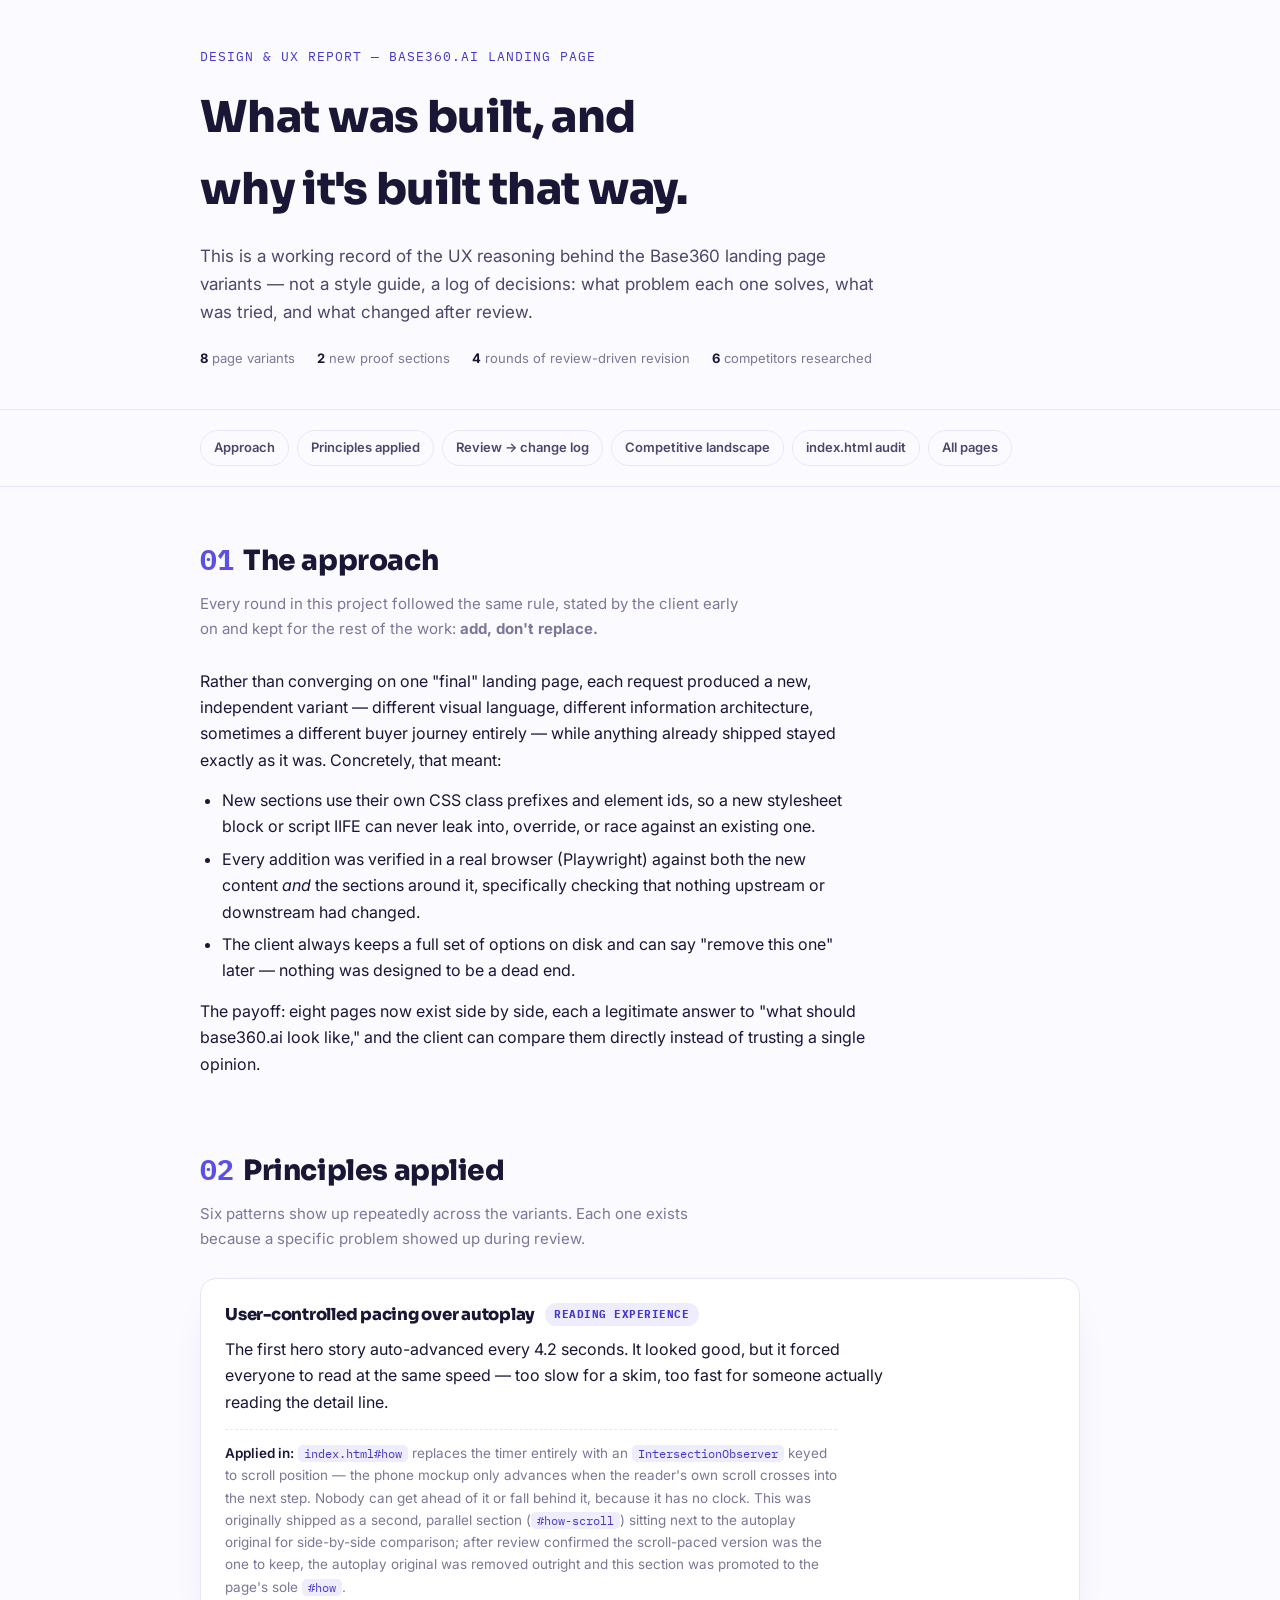
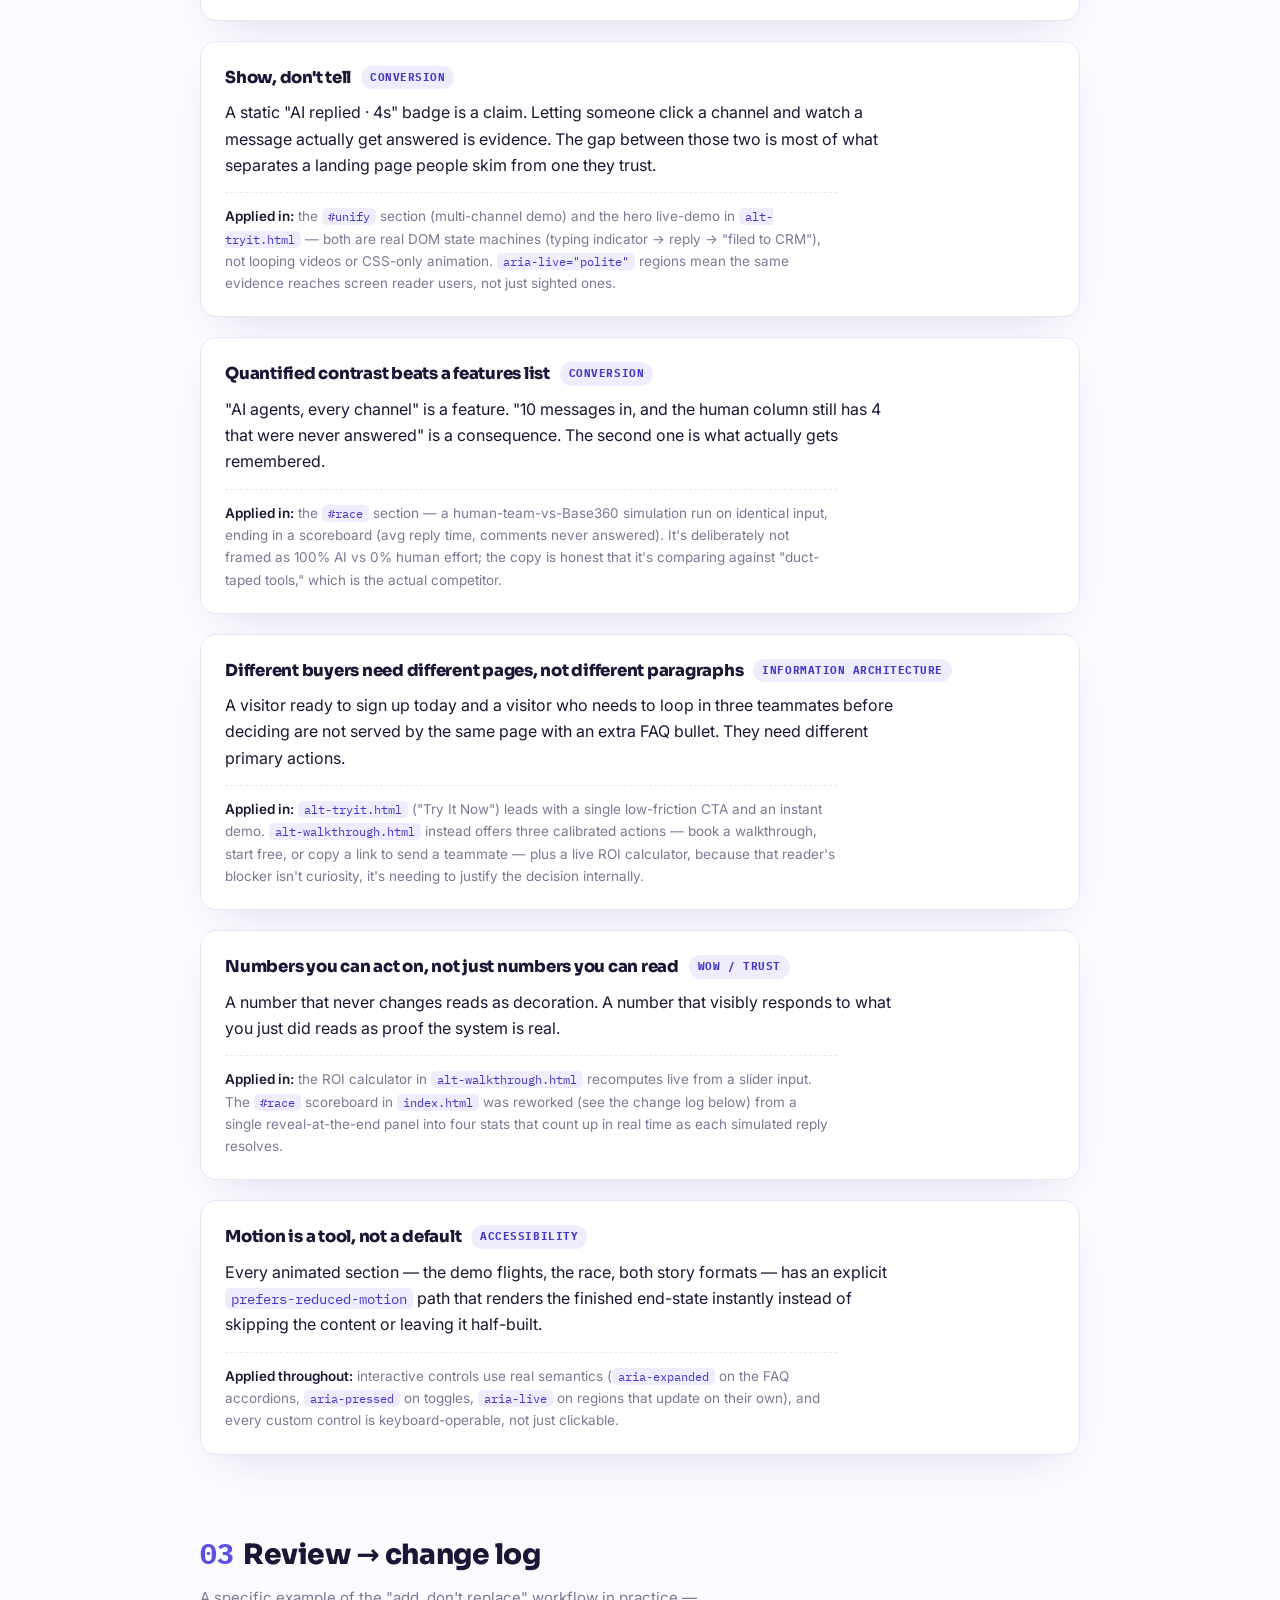
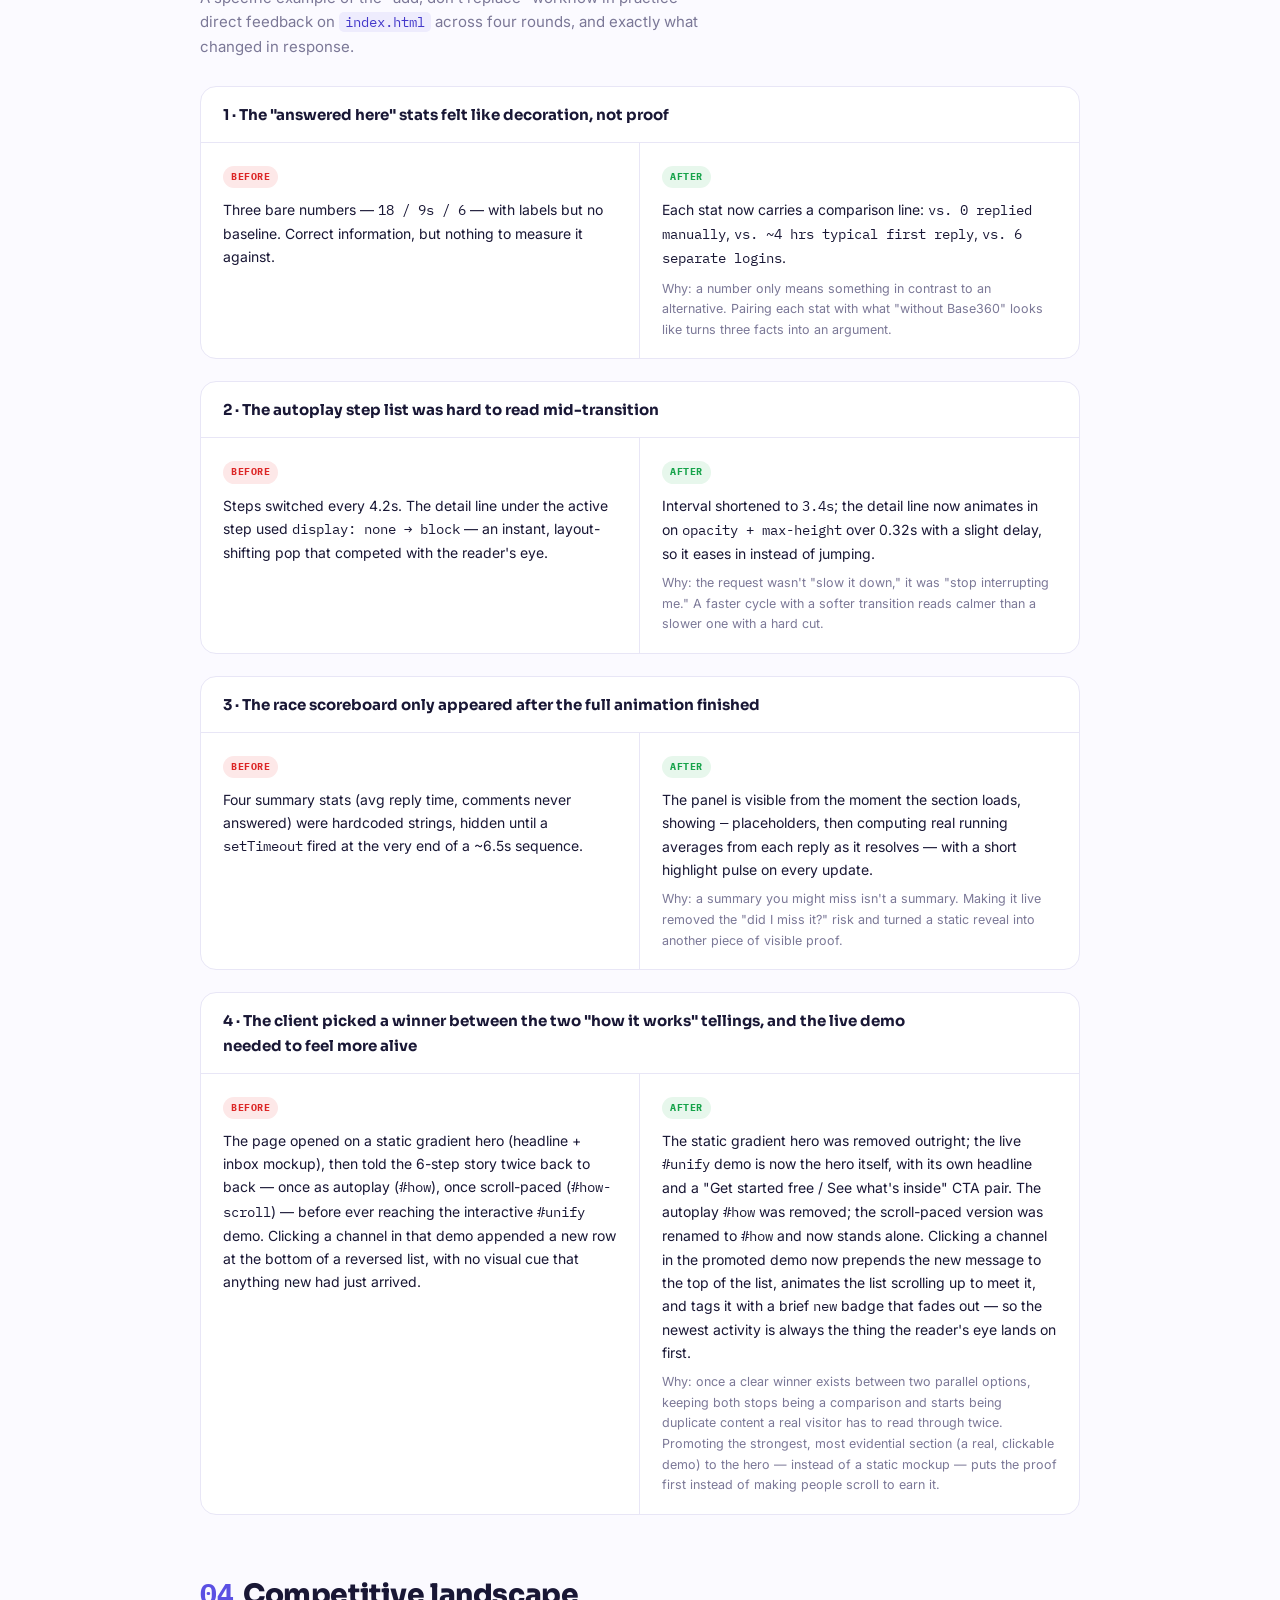
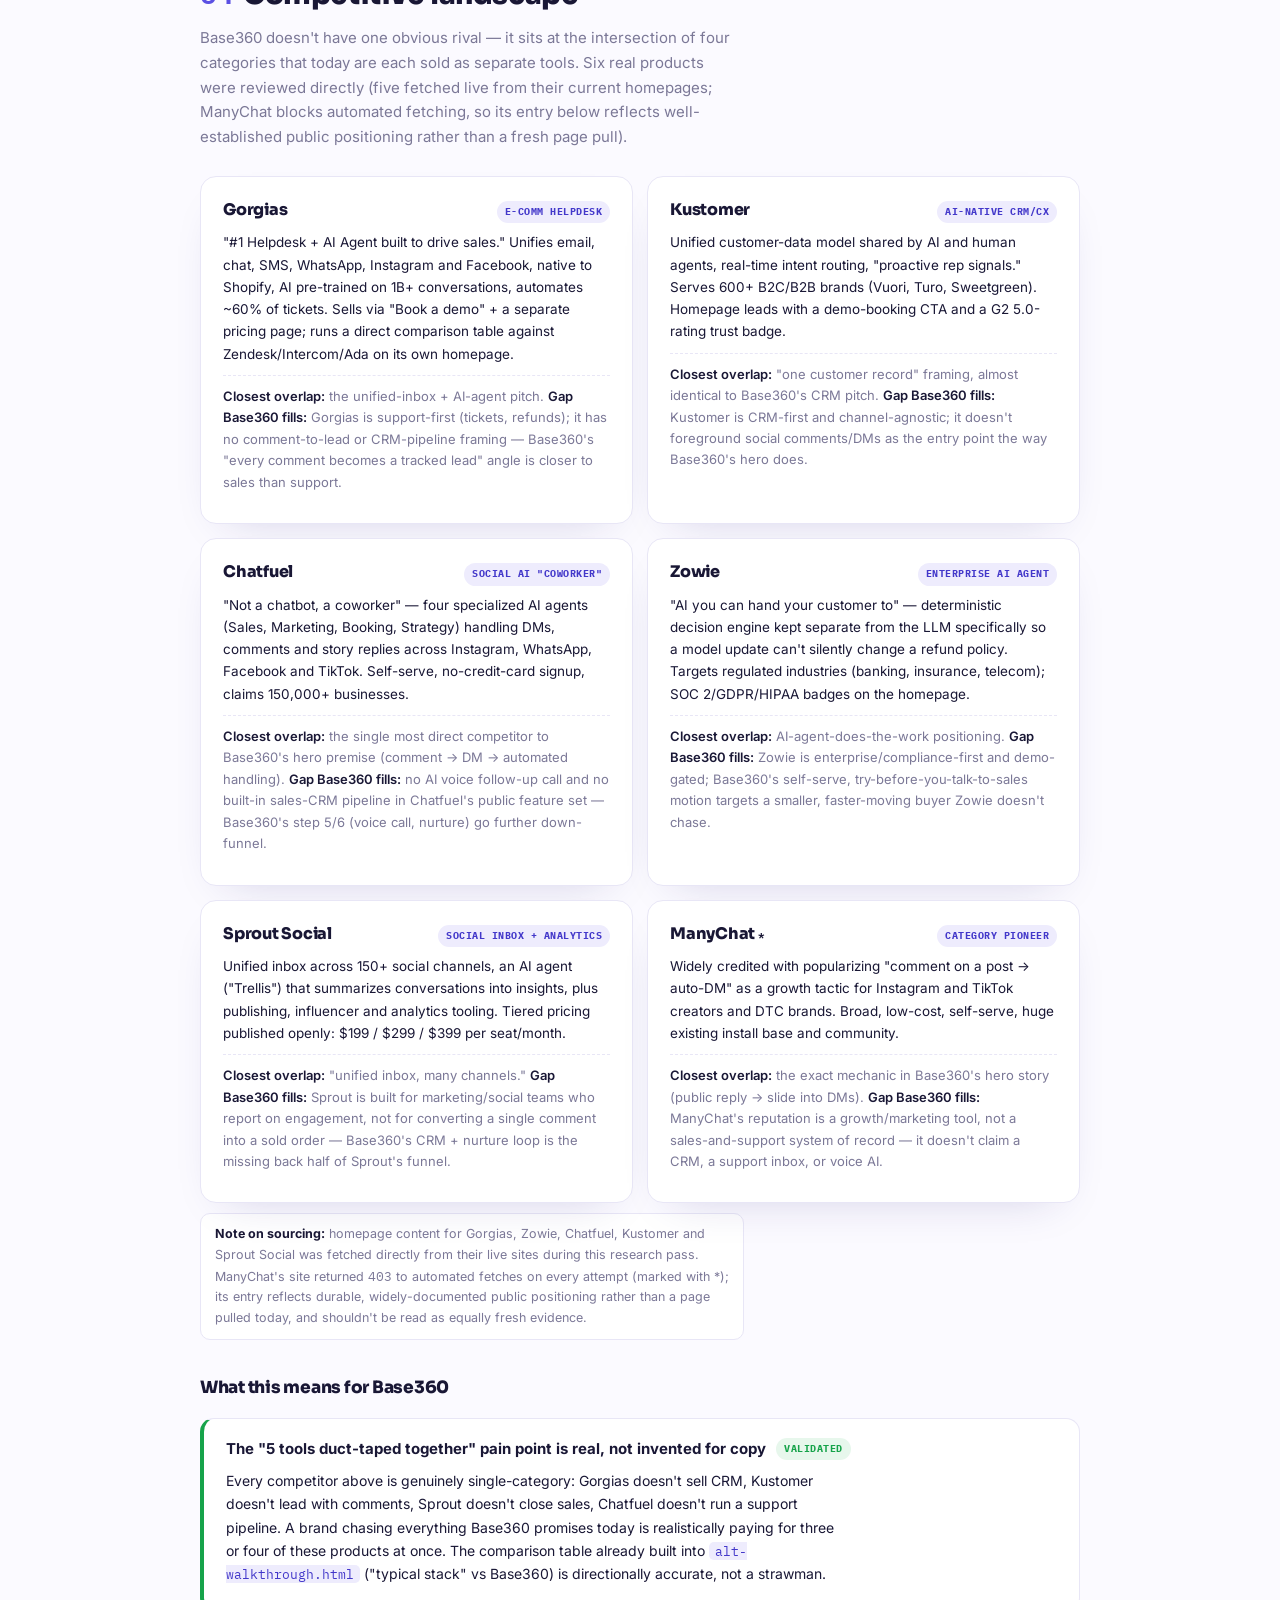
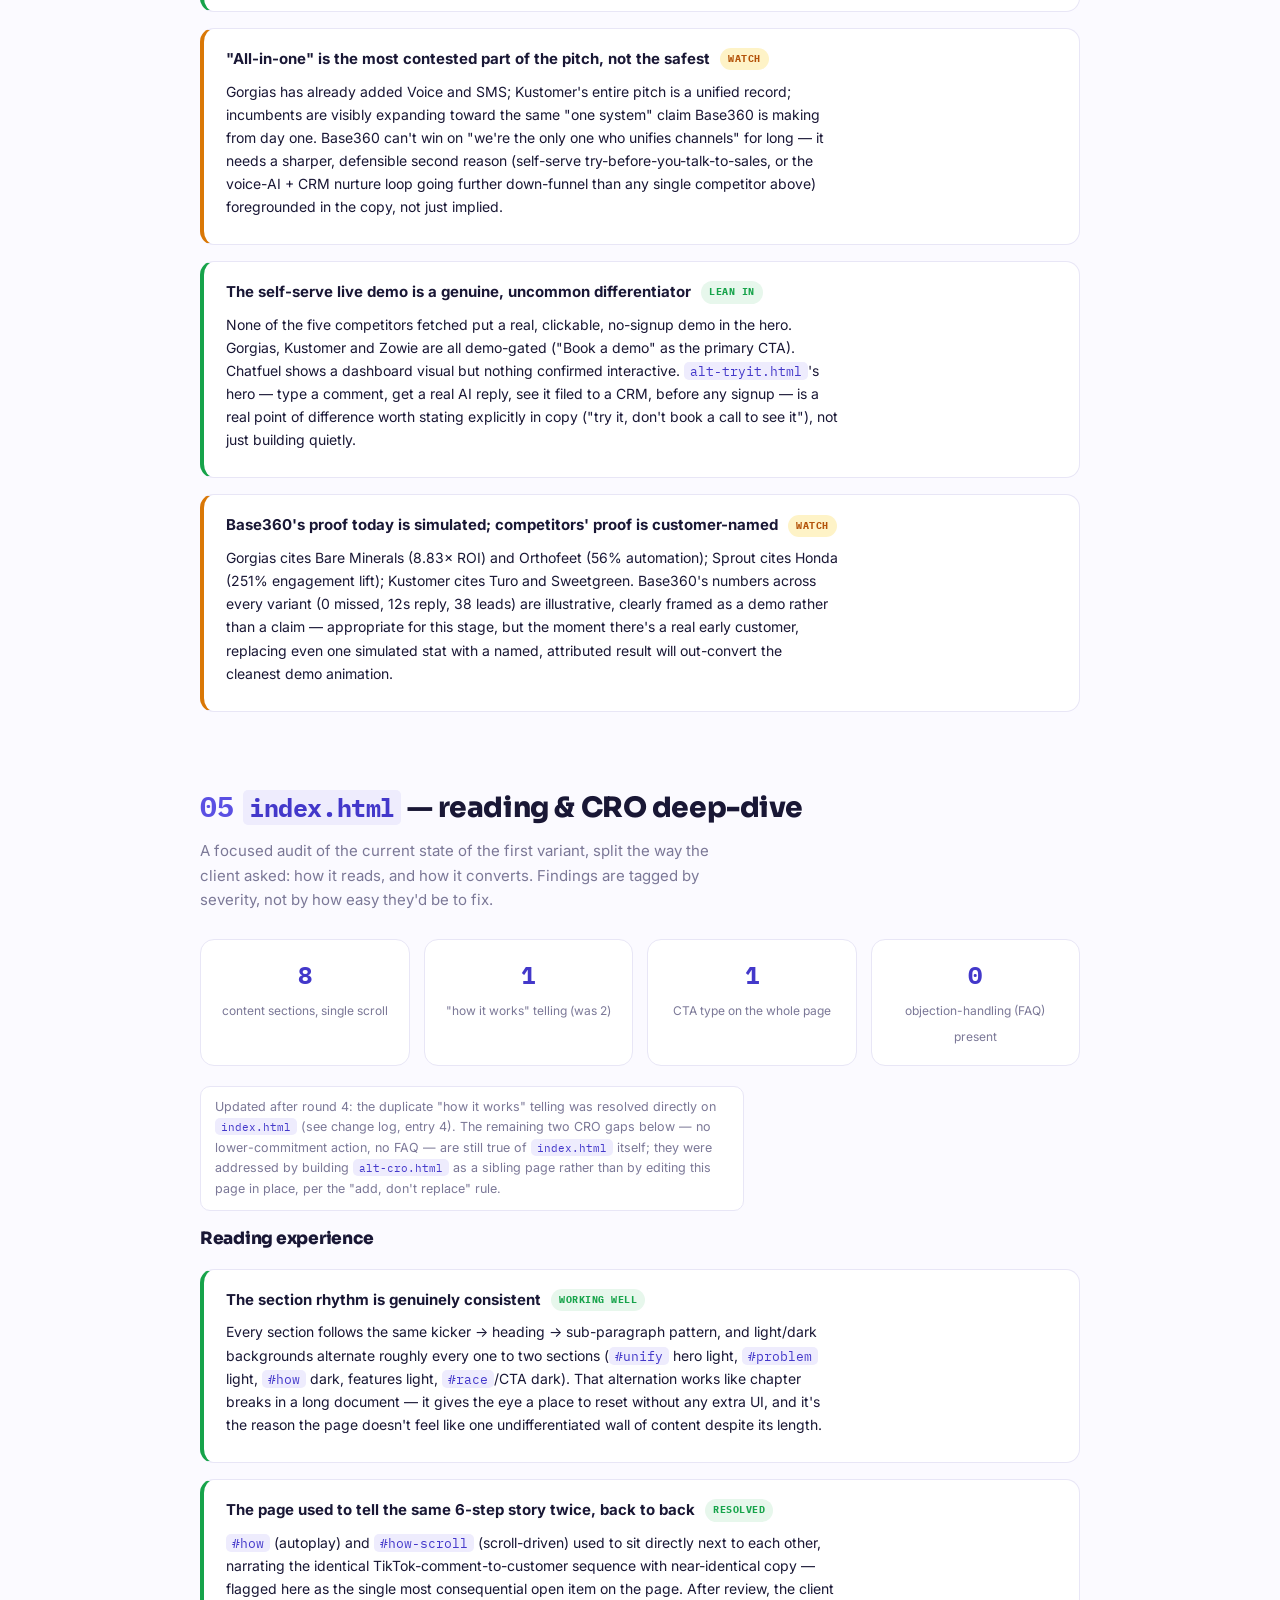
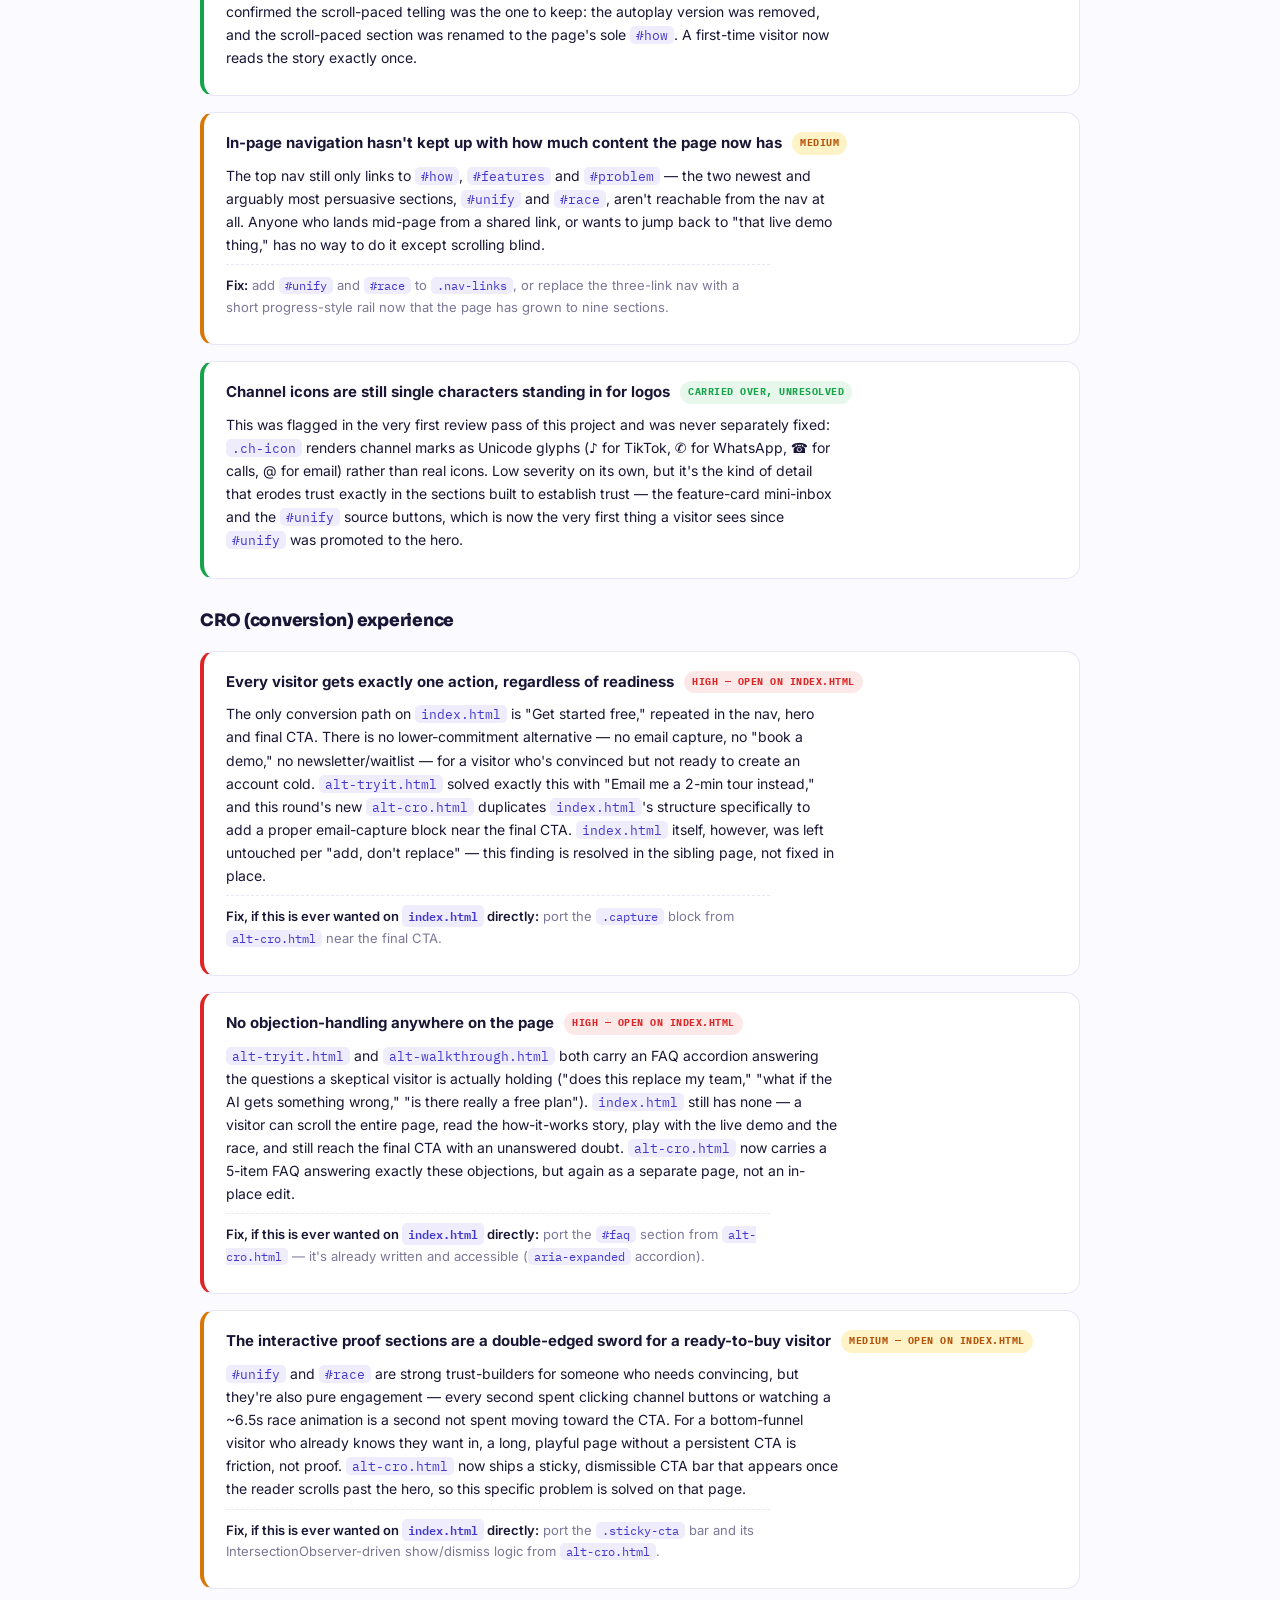
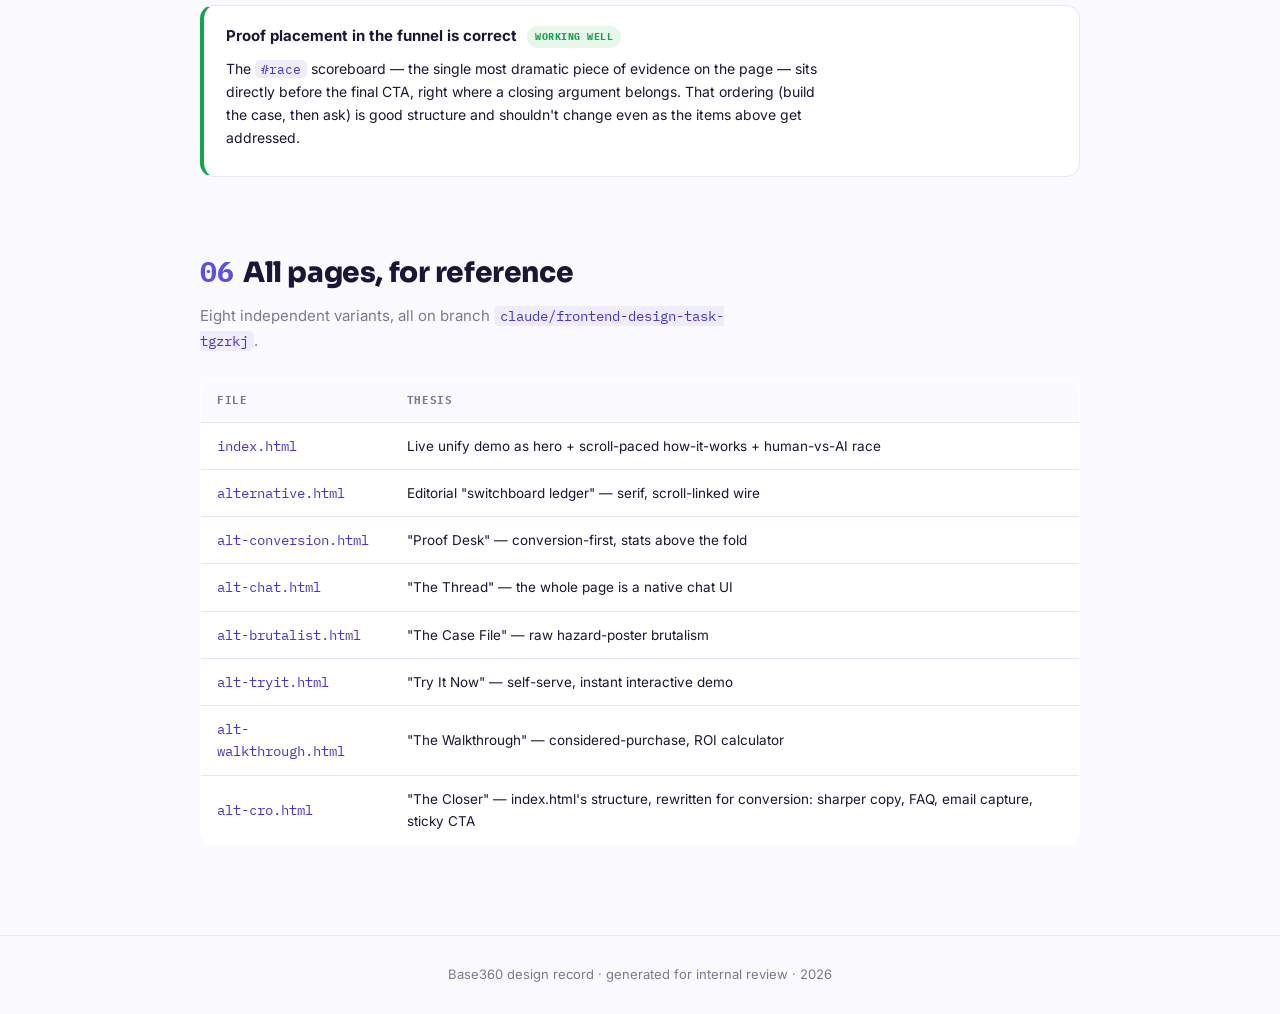
<file: design-report.html>
<!doctype html>
<html lang="en">
<head>
<meta charset="utf-8" />
<meta name="viewport" content="width=device-width, initial-scale=1" />
<title>Base360 — Design &amp; UX Report</title>
<meta name="description" content="A working record of the UX principles applied while designing the Base360 landing page variants: what was built, why, and what changed based on review." />
<link rel="preconnect" href="https://fonts.googleapis.com" />
<link rel="preconnect" href="https://fonts.gstatic.com" crossorigin />
<link href="https://fonts.googleapis.com/css2?family=Sora:wght@600;700;800&family=Inter:wght@400;500;600;700&family=IBM+Plex+Mono:wght@400;600&display=swap" rel="stylesheet" />
<style>
:root {
  --paper: #fbfaff; --card: #ffffff; --ink: #191735; --ink-soft: #4b4869; --muted: #7b7897;
  --line: #e8e6f6; --primary: #5b50e3; --primary-deep: #4338ca; --primary-soft: #eeecfd;
  --good: #16a34a; --good-soft: #e7f7ec; --bad: #dc2626; --bad-soft: #fde8e8;
  --shadow: 0 18px 44px -26px rgba(38, 27, 120, 0.22);
  --disp: "Sora", system-ui, sans-serif; --body: "Inter", system-ui, sans-serif; --mono: "IBM Plex Mono", ui-monospace, monospace;
}
@media (prefers-color-scheme: dark) {
  :root {
    --paper: #121022; --card: #1a1830; --ink: #ece9fb; --ink-soft: #b6b2d8; --muted: #8f8ab5;
    --line: #2c2a4a; --primary: #8b83ec; --primary-deep: #a89bff; --primary-soft: #241f45;
    --good: #4ade80; --good-soft: #123321; --bad: #ff8f7c; --bad-soft: #3a1616;
    --shadow: 0 18px 44px -26px rgba(0, 0, 0, 0.6);
  }
}
* { margin: 0; padding: 0; box-sizing: border-box; }
html { scroll-behavior: smooth; }
body { background: var(--paper); color: var(--ink); font-family: var(--body); line-height: 1.65; -webkit-font-smoothing: antialiased; }
.wrap { width: min(880px, 100% - 44px); margin-inline: auto; }
a { color: var(--primary-deep); }
h1, h2, h3 { font-family: var(--disp); font-weight: 800; letter-spacing: -0.015em; text-wrap: balance; }
.mono { font-family: var(--mono); }
code { font-family: var(--mono); font-size: 0.9em; background: var(--primary-soft); color: var(--primary-deep); padding: 1px 6px; border-radius: 5px; }

header.top { border-bottom: 1px solid var(--line); padding: 46px 0 40px; }
.kicker { font-family: var(--mono); font-size: 12.5px; letter-spacing: 0.08em; text-transform: uppercase; color: var(--primary-deep); margin-bottom: 14px; }
h1 { font-size: clamp(30px, 4.2vw, 44px); margin-bottom: 16px; max-width: 20ch; }
.lede { font-size: 17px; color: var(--ink-soft); max-width: 62ch; }
.meta-row { display: flex; gap: 22px; flex-wrap: wrap; margin-top: 22px; font-size: 13px; color: var(--muted); }
.meta-row b { color: var(--ink); }

nav.toc { display: flex; gap: 8px; flex-wrap: wrap; padding: 20px 0; border-bottom: 1px solid var(--line); position: sticky; top: 0; background: color-mix(in srgb, var(--paper) 92%, transparent); backdrop-filter: blur(8px); z-index: 10; }
nav.toc a { font-size: 13px; font-weight: 600; text-decoration: none; color: var(--ink-soft); border: 1px solid var(--line); border-radius: 999px; padding: 6px 13px; }
nav.toc a:hover { border-color: var(--primary); color: var(--primary-deep); }

main { padding: 50px 0 90px; }
section { padding-top: 56px; scroll-margin-top: 90px; }
section:first-of-type { padding-top: 0; }
h2 { font-size: clamp(22px, 2.8vw, 28px); margin-bottom: 8px; }
.h2-num { font-family: var(--mono); color: var(--primary); font-weight: 700; margin-right: 10px; }
.section-sub { color: var(--muted); font-size: 15px; max-width: 60ch; margin-bottom: 26px; }
p { margin-bottom: 14px; max-width: 68ch; }
ul, ol { margin: 0 0 14px 22px; max-width: 64ch; }
li { margin-bottom: 6px; }

.principle {
  background: var(--card); border: 1px solid var(--line); border-radius: 16px;
  padding: 22px 24px; margin: 20px 0; box-shadow: var(--shadow);
}
.principle h3 { font-size: 16.5px; margin-bottom: 8px; display: flex; align-items: center; gap: 10px; }
.principle h3 .tag { font-family: var(--mono); font-size: 10.5px; font-weight: 700; letter-spacing: 0.05em; text-transform: uppercase; background: var(--primary-soft); color: var(--primary-deep); padding: 3px 9px; border-radius: 999px; }
.principle p:last-child { margin-bottom: 0; }
.principle .applied { font-size: 13.5px; color: var(--muted); border-top: 1px dashed var(--line); margin-top: 12px; padding-top: 12px; }
.principle .applied b { color: var(--ink); font-weight: 600; }

.change-log { border: 1px solid var(--line); border-radius: 16px; overflow: hidden; background: var(--card); margin-top: 22px; }
.change-row { display: grid; grid-template-columns: 1fr 1fr; gap: 0; border-top: 1px solid var(--line); }
.change-row:first-child { border-top: none; }
.change-cell { padding: 18px 22px; }
.change-cell.before { border-right: 1px solid var(--line); }
.change-cell .tag2 { display: inline-block; font-family: var(--mono); font-size: 10px; font-weight: 700; letter-spacing: 0.05em; text-transform: uppercase; padding: 3px 8px; border-radius: 999px; margin-bottom: 10px; }
.change-cell.before .tag2 { background: var(--bad-soft); color: var(--bad); }
.change-cell.after .tag2 { background: var(--good-soft); color: var(--good); }
.change-row h4 { display: none; }
.change-title { grid-column: 1 / -1; padding: 16px 22px 0; font-family: var(--disp); font-weight: 700; font-size: 15px; }
.change-cell p { font-size: 14px; margin-bottom: 0; }
.change-cell .why { font-size: 12.5px; color: var(--muted); margin-top: 8px; }

table.spec { width: 100%; border-collapse: collapse; margin-top: 18px; background: var(--card); border: 1px solid var(--line); border-radius: 14px; overflow: hidden; }
table.spec th, table.spec td { text-align: left; padding: 12px 16px; font-size: 13.5px; border-bottom: 1px solid var(--line); }
table.spec th { font-family: var(--mono); font-size: 10.5px; letter-spacing: 0.06em; text-transform: uppercase; color: var(--muted); background: var(--paper); }
table.spec tr:last-child td { border-bottom: none; }
table.spec td.mono { color: var(--primary-deep); }

.src-note { font-size: 12.5px; color: var(--muted); background: var(--card); border: 1px solid var(--line); border-radius: 10px; padding: 10px 14px; margin-top: 10px; }
.src-note b { color: var(--ink); }

.competitor-grid { display: grid; grid-template-columns: 1fr 1fr; gap: 14px; margin-top: 20px; }
.competitor-card { background: var(--card); border: 1px solid var(--line); border-radius: 16px; padding: 20px 22px; box-shadow: var(--shadow); }
.competitor-card .ctop { display: flex; align-items: baseline; justify-content: space-between; gap: 10px; margin-bottom: 8px; }
.competitor-card h3 { font-size: 16px; }
.competitor-card .cat { font-family: var(--mono); font-size: 10px; font-weight: 700; letter-spacing: 0.05em; text-transform: uppercase; background: var(--primary-soft); color: var(--primary-deep); padding: 3px 8px; border-radius: 999px; white-space: nowrap; }
.competitor-card p { font-size: 13.5px; margin-bottom: 10px; }
.competitor-card .vs { font-size: 13px; color: var(--muted); border-top: 1px dashed var(--line); padding-top: 10px; margin-top: 4px; }
.competitor-card .vs b { color: var(--ink); font-weight: 600; }

.finding { background: var(--card); border: 1px solid var(--line); border-left: 4px solid var(--muted); border-radius: 14px; padding: 18px 22px; margin: 16px 0; }
.finding.sev-high { border-left-color: var(--bad); }
.finding.sev-med { border-left-color: #d97706; }
.finding.sev-low { border-left-color: var(--good); }
.finding h4 { font-size: 15px; margin-bottom: 8px; display: flex; align-items: center; gap: 10px; }
.finding .sev { font-family: var(--mono); font-size: 10px; font-weight: 700; letter-spacing: 0.05em; text-transform: uppercase; padding: 3px 8px; border-radius: 999px; }
.finding.sev-high .sev { background: var(--bad-soft); color: var(--bad); }
.finding.sev-med .sev { background: #fef3c7; color: #b45309; }
.finding.sev-low .sev { background: var(--good-soft); color: var(--good); }
@media (prefers-color-scheme: dark) { .finding.sev-med .sev { background: #3a2c10; color: #f6c976; } }
.finding p { font-size: 14px; margin-bottom: 8px; }
.finding .fix { font-size: 13px; color: var(--muted); border-top: 1px dashed var(--line); padding-top: 10px; margin-top: 4px; }
.finding .fix b { color: var(--ink); font-weight: 600; }
.audit-score { display: flex; gap: 14px; flex-wrap: wrap; margin: 20px 0; }
.audit-score > div { flex: 1; min-width: 150px; background: var(--card); border: 1px solid var(--line); border-radius: 14px; padding: 16px 18px; text-align: center; }
.audit-score b { display: block; font-family: var(--mono); font-size: 24px; color: var(--primary-deep); }
.audit-score span { font-size: 12px; color: var(--muted); }

.links-grid { display: grid; grid-template-columns: 1fr 1fr; gap: 12px; margin-top: 18px; }
.link-card { display: block; text-decoration: none; background: var(--card); border: 1px solid var(--line); border-radius: 14px; padding: 16px 18px; }
.link-card:hover { border-color: var(--primary); }
.link-card b { display: block; color: var(--ink); font-size: 14.5px; margin-bottom: 3px; }
.link-card span { display: block; color: var(--muted); font-size: 12.5px; }

footer { border-top: 1px solid var(--line); padding: 28px 0; text-align: center; color: var(--muted); font-size: 13px; }

@media (max-width: 720px) {
  .change-row { grid-template-columns: 1fr; }
  .change-cell.before { border-right: none; border-bottom: 1px solid var(--line); }
  .links-grid { grid-template-columns: 1fr; }
  .competitor-grid { grid-template-columns: 1fr; }
}
</style>
</head>
<body>

<header class="top">
  <div class="wrap">
    <p class="kicker">Design &amp; UX report — base360.ai landing page</p>
    <h1>What was built, and why it's built that way.</h1>
    <p class="lede">This is a working record of the UX reasoning behind the Base360 landing page variants — not a style guide, a log of decisions: what problem each one solves, what was tried, and what changed after review.</p>
    <div class="meta-row">
      <span><b>8</b> page variants</span>
      <span><b>2</b> new proof sections</span>
      <span><b>4</b> rounds of review-driven revision</span>
      <span><b>6</b> competitors researched</span>
    </div>
  </div>
</header>

<nav class="toc">
  <div class="wrap" style="display:flex; gap:8px; flex-wrap:wrap;">
    <a href="#approach">Approach</a>
    <a href="#principles">Principles applied</a>
    <a href="#changelog">Review → change log</a>
    <a href="#competitive">Competitive landscape</a>
    <a href="#audit">index.html audit</a>
    <a href="#pages">All pages</a>
  </div>
</nav>

<main class="wrap">

  <section id="approach">
    <h2><span class="h2-num">01</span>The approach</h2>
    <p class="section-sub">Every round in this project followed the same rule, stated by the client early on and kept for the rest of the work: <b>add, don't replace.</b></p>
    <p>Rather than converging on one "final" landing page, each request produced a new, independent variant — different visual language, different information architecture, sometimes a different buyer journey entirely — while anything already shipped stayed exactly as it was. Concretely, that meant:</p>
    <ul>
      <li>New sections use their own CSS class prefixes and element ids, so a new stylesheet block or script IIFE can never leak into, override, or race against an existing one.</li>
      <li>Every addition was verified in a real browser (Playwright) against both the new content <em>and</em> the sections around it, specifically checking that nothing upstream or downstream had changed.</li>
      <li>The client always keeps a full set of options on disk and can say "remove this one" later — nothing was designed to be a dead end.</li>
    </ul>
    <p>The payoff: eight pages now exist side by side, each a legitimate answer to "what should base360.ai look like," and the client can compare them directly instead of trusting a single opinion.</p>
  </section>

  <section id="principles">
    <h2><span class="h2-num">02</span>Principles applied</h2>
    <p class="section-sub">Six patterns show up repeatedly across the variants. Each one exists because a specific problem showed up during review.</p>

    <div class="principle">
      <h3>User-controlled pacing over autoplay <span class="tag">reading experience</span></h3>
      <p>The first hero story auto-advanced every 4.2 seconds. It looked good, but it forced everyone to read at the same speed — too slow for a skim, too fast for someone actually reading the detail line.</p>
      <p class="applied"><b>Applied in:</b> <code>index.html#how</code> replaces the timer entirely with an <code>IntersectionObserver</code> keyed to scroll position — the phone mockup only advances when the reader's own scroll crosses into the next step. Nobody can get ahead of it or fall behind it, because it has no clock. This was originally shipped as a second, parallel section (<code>#how-scroll</code>) sitting next to the autoplay original for side-by-side comparison; after review confirmed the scroll-paced version was the one to keep, the autoplay original was removed outright and this section was promoted to the page's sole <code>#how</code>.</p>
    </div>

    <div class="principle">
      <h3>Show, don't tell <span class="tag">conversion</span></h3>
      <p>A static "AI replied · 4s" badge is a claim. Letting someone click a channel and watch a message actually get answered is evidence. The gap between those two is most of what separates a landing page people skim from one they trust.</p>
      <p class="applied"><b>Applied in:</b> the <code>#unify</code> section (multi-channel demo) and the hero live-demo in <code>alt-tryit.html</code> — both are real DOM state machines (typing indicator → reply → "filed to CRM"), not looping videos or CSS-only animation. <code>aria-live="polite"</code> regions mean the same evidence reaches screen reader users, not just sighted ones.</p>
    </div>

    <div class="principle">
      <h3>Quantified contrast beats a features list <span class="tag">conversion</span></h3>
      <p>"AI agents, every channel" is a feature. "10 messages in, and the human column still has 4 that were never answered" is a consequence. The second one is what actually gets remembered.</p>
      <p class="applied"><b>Applied in:</b> the <code>#race</code> section — a human-team-vs-Base360 simulation run on identical input, ending in a scoreboard (avg reply time, comments never answered). It's deliberately not framed as 100% AI vs 0% human effort; the copy is honest that it's comparing against "duct-taped tools," which is the actual competitor.</p>
    </div>

    <div class="principle">
      <h3>Different buyers need different pages, not different paragraphs <span class="tag">information architecture</span></h3>
      <p>A visitor ready to sign up today and a visitor who needs to loop in three teammates before deciding are not served by the same page with an extra FAQ bullet. They need different primary actions.</p>
      <p class="applied"><b>Applied in:</b> <code>alt-tryit.html</code> ("Try It Now") leads with a single low-friction CTA and an instant demo. <code>alt-walkthrough.html</code> instead offers three calibrated actions — book a walkthrough, start free, or copy a link to send a teammate — plus a live ROI calculator, because that reader's blocker isn't curiosity, it's needing to justify the decision internally.</p>
    </div>

    <div class="principle">
      <h3>Numbers you can act on, not just numbers you can read <span class="tag">wow / trust</span></h3>
      <p>A number that never changes reads as decoration. A number that visibly responds to what you just did reads as proof the system is real.</p>
      <p class="applied"><b>Applied in:</b> the ROI calculator in <code>alt-walkthrough.html</code> recomputes live from a slider input. The <code>#race</code> scoreboard in <code>index.html</code> was reworked (see the change log below) from a single reveal-at-the-end panel into four stats that count up in real time as each simulated reply resolves.</p>
    </div>

    <div class="principle">
      <h3>Motion is a tool, not a default <span class="tag">accessibility</span></h3>
      <p>Every animated section — the demo flights, the race, both story formats — has an explicit <code>prefers-reduced-motion</code> path that renders the finished end-state instantly instead of skipping the content or leaving it half-built.</p>
      <p class="applied"><b>Applied throughout:</b> interactive controls use real semantics (<code>aria-expanded</code> on the FAQ accordions, <code>aria-pressed</code> on toggles, <code>aria-live</code> on regions that update on their own), and every custom control is keyboard-operable, not just clickable.</p>
    </div>
  </section>

  <section id="changelog">
    <h2><span class="h2-num">03</span>Review → change log</h2>
    <p class="section-sub">A specific example of the "add, don't replace" workflow in practice — direct feedback on <code>index.html</code> across four rounds, and exactly what changed in response.</p>

    <div class="change-log">
      <p class="change-title">1 · The "answered here" stats felt like decoration, not proof</p>
      <div class="change-row">
        <div class="change-cell before">
          <span class="tag2">Before</span>
          <p>Three bare numbers — <span class="mono">18 / 9s / 6</span> — with labels but no baseline. Correct information, but nothing to measure it against.</p>
        </div>
        <div class="change-cell after">
          <span class="tag2">After</span>
          <p>Each stat now carries a comparison line: <span class="mono">vs. 0 replied manually</span>, <span class="mono">vs. ~4 hrs typical first reply</span>, <span class="mono">vs. 6 separate logins</span>.</p>
          <p class="why">Why: a number only means something in contrast to an alternative. Pairing each stat with what "without Base360" looks like turns three facts into an argument.</p>
        </div>
      </div>
    </div>

    <div class="change-log">
      <p class="change-title">2 · The autoplay step list was hard to read mid-transition</p>
      <div class="change-row">
        <div class="change-cell before">
          <span class="tag2">Before</span>
          <p>Steps switched every 4.2s. The detail line under the active step used <span class="mono">display: none → block</span> — an instant, layout-shifting pop that competed with the reader's eye.</p>
        </div>
        <div class="change-cell after">
          <span class="tag2">After</span>
          <p>Interval shortened to <span class="mono">3.4s</span>; the detail line now animates in on <span class="mono">opacity + max-height</span> over 0.32s with a slight delay, so it eases in instead of jumping.</p>
          <p class="why">Why: the request wasn't "slow it down," it was "stop interrupting me." A faster cycle with a softer transition reads calmer than a slower one with a hard cut.</p>
        </div>
      </div>
    </div>

    <div class="change-log">
      <p class="change-title">3 · The race scoreboard only appeared after the full animation finished</p>
      <div class="change-row">
        <div class="change-cell before">
          <span class="tag2">Before</span>
          <p>Four summary stats (avg reply time, comments never answered) were hardcoded strings, hidden until a <span class="mono">setTimeout</span> fired at the very end of a ~6.5s sequence.</p>
        </div>
        <div class="change-cell after">
          <span class="tag2">After</span>
          <p>The panel is visible from the moment the section loads, showing <span class="mono">—</span> placeholders, then computing real running averages from each reply as it resolves — with a short highlight pulse on every update.</p>
          <p class="why">Why: a summary you might miss isn't a summary. Making it live removed the "did I miss it?" risk and turned a static reveal into another piece of visible proof.</p>
        </div>
      </div>
    </div>

    <div class="change-log">
      <p class="change-title">4 · The client picked a winner between the two "how it works" tellings, and the live demo needed to feel more alive</p>
      <div class="change-row">
        <div class="change-cell before">
          <span class="tag2">Before</span>
          <p>The page opened on a static gradient hero (headline + inbox mockup), then told the 6-step story twice back to back — once as autoplay (<span class="mono">#how</span>), once scroll-paced (<span class="mono">#how-scroll</span>) — before ever reaching the interactive <span class="mono">#unify</span> demo. Clicking a channel in that demo appended a new row at the bottom of a reversed list, with no visual cue that anything new had just arrived.</p>
        </div>
        <div class="change-cell after">
          <span class="tag2">After</span>
          <p>The static gradient hero was removed outright; the live <span class="mono">#unify</span> demo is now the hero itself, with its own headline and a "Get started free / See what's inside" CTA pair. The autoplay <span class="mono">#how</span> was removed; the scroll-paced version was renamed to <span class="mono">#how</span> and now stands alone. Clicking a channel in the promoted demo now prepends the new message to the top of the list, animates the list scrolling up to meet it, and tags it with a brief <span class="mono">new</span> badge that fades out — so the newest activity is always the thing the reader's eye lands on first.</p>
          <p class="why">Why: once a clear winner exists between two parallel options, keeping both stops being a comparison and starts being duplicate content a real visitor has to read through twice. Promoting the strongest, most evidential section (a real, clickable demo) to the hero — instead of a static mockup — puts the proof first instead of making people scroll to earn it.</p>
        </div>
      </div>
    </div>
  </section>

  <section id="competitive">
    <h2><span class="h2-num">04</span>Competitive landscape</h2>
    <p class="section-sub">Base360 doesn't have one obvious rival — it sits at the intersection of four categories that today are each sold as separate tools. Six real products were reviewed directly (five fetched live from their current homepages; ManyChat blocks automated fetching, so its entry below reflects well-established public positioning rather than a fresh page pull).</p>

    <div class="competitor-grid">
      <div class="competitor-card">
        <div class="ctop"><h3>Gorgias</h3><span class="cat">E-comm helpdesk</span></div>
        <p>"#1 Helpdesk + AI Agent built to drive sales." Unifies email, chat, SMS, WhatsApp, Instagram and Facebook, native to Shopify, AI pre-trained on 1B+ conversations, automates ~60% of tickets. Sells via "Book a demo" + a separate pricing page; runs a direct comparison table against Zendesk/Intercom/Ada on its own homepage.</p>
        <p class="vs"><b>Closest overlap:</b> the unified-inbox + AI-agent pitch. <b>Gap Base360 fills:</b> Gorgias is support-first (tickets, refunds); it has no comment-to-lead or CRM-pipeline framing — Base360's "every comment becomes a tracked lead" angle is closer to sales than support.</p>
      </div>
      <div class="competitor-card">
        <div class="ctop"><h3>Kustomer</h3><span class="cat">AI-native CRM/CX</span></div>
        <p>Unified customer-data model shared by AI and human agents, real-time intent routing, "proactive rep signals." Serves 600+ B2C/B2B brands (Vuori, Turo, Sweetgreen). Homepage leads with a demo-booking CTA and a G2 5.0-rating trust badge.</p>
        <p class="vs"><b>Closest overlap:</b> "one customer record" framing, almost identical to Base360's CRM pitch. <b>Gap Base360 fills:</b> Kustomer is CRM-first and channel-agnostic; it doesn't foreground social comments/DMs as the entry point the way Base360's hero does.</p>
      </div>
      <div class="competitor-card">
        <div class="ctop"><h3>Chatfuel</h3><span class="cat">Social AI "coworker"</span></div>
        <p>"Not a chatbot, a coworker" — four specialized AI agents (Sales, Marketing, Booking, Strategy) handling DMs, comments and story replies across Instagram, WhatsApp, Facebook and TikTok. Self-serve, no-credit-card signup, claims 150,000+ businesses.</p>
        <p class="vs"><b>Closest overlap:</b> the single most direct competitor to Base360's hero premise (comment → DM → automated handling). <b>Gap Base360 fills:</b> no AI voice follow-up call and no built-in sales-CRM pipeline in Chatfuel's public feature set — Base360's step 5/6 (voice call, nurture) go further down-funnel.</p>
      </div>
      <div class="competitor-card">
        <div class="ctop"><h3>Zowie</h3><span class="cat">Enterprise AI agent</span></div>
        <p>"AI you can hand your customer to" — deterministic decision engine kept separate from the LLM specifically so a model update can't silently change a refund policy. Targets regulated industries (banking, insurance, telecom); SOC 2/GDPR/HIPAA badges on the homepage.</p>
        <p class="vs"><b>Closest overlap:</b> AI-agent-does-the-work positioning. <b>Gap Base360 fills:</b> Zowie is enterprise/compliance-first and demo-gated; Base360's self-serve, try-before-you-talk-to-sales motion targets a smaller, faster-moving buyer Zowie doesn't chase.</p>
      </div>
      <div class="competitor-card">
        <div class="ctop"><h3>Sprout Social</h3><span class="cat">Social inbox + analytics</span></div>
        <p>Unified inbox across 150+ social channels, an AI agent ("Trellis") that summarizes conversations into insights, plus publishing, influencer and analytics tooling. Tiered pricing published openly: $199 / $299 / $399 per seat/month.</p>
        <p class="vs"><b>Closest overlap:</b> "unified inbox, many channels." <b>Gap Base360 fills:</b> Sprout is built for marketing/social teams who report on engagement, not for converting a single comment into a sold order — Base360's CRM + nurture loop is the missing back half of Sprout's funnel.</p>
      </div>
      <div class="competitor-card">
        <div class="ctop"><h3>ManyChat <span class="mono" style="font-size:11px;font-weight:600">*</span></h3><span class="cat">Category pioneer</span></div>
        <p>Widely credited with popularizing "comment on a post → auto-DM" as a growth tactic for Instagram and TikTok creators and DTC brands. Broad, low-cost, self-serve, huge existing install base and community.</p>
        <p class="vs"><b>Closest overlap:</b> the exact mechanic in Base360's hero story (public reply → slide into DMs). <b>Gap Base360 fills:</b> ManyChat's reputation is a growth/marketing tool, not a sales-and-support system of record — it doesn't claim a CRM, a support inbox, or voice AI.</p>
      </div>
    </div>
    <p class="src-note"><b>Note on sourcing:</b> homepage content for Gorgias, Zowie, Chatfuel, Kustomer and Sprout Social was fetched directly from their live sites during this research pass. ManyChat's site returned <span class="mono">403</span> to automated fetches on every attempt (marked with *); its entry reflects durable, widely-documented public positioning rather than a page pulled today, and shouldn't be read as equally fresh evidence.</p>

    <h3 style="font-size:17px;margin-top:34px;margin-bottom:10px;">What this means for Base360</h3>
    <div class="finding sev-low">
      <h4>The "5 tools duct-taped together" pain point is real, not invented for copy <span class="sev">Validated</span></h4>
      <p>Every competitor above is genuinely single-category: Gorgias doesn't sell CRM, Kustomer doesn't lead with comments, Sprout doesn't close sales, Chatfuel doesn't run a support pipeline. A brand chasing everything Base360 promises today is realistically paying for three or four of these products at once. The comparison table already built into <code>alt-walkthrough.html</code> ("typical stack" vs Base360) is directionally accurate, not a strawman.</p>
    </div>
    <div class="finding sev-med">
      <h4>"All-in-one" is the most contested part of the pitch, not the safest <span class="sev">Watch</span></h4>
      <p>Gorgias has already added Voice and SMS; Kustomer's entire pitch is a unified record; incumbents are visibly expanding toward the same "one system" claim Base360 is making from day one. Base360 can't win on "we're the only one who unifies channels" for long — it needs a sharper, defensible second reason (self-serve try-before-you-talk-to-sales, or the voice-AI + CRM nurture loop going further down-funnel than any single competitor above) foregrounded in the copy, not just implied.</p>
    </div>
    <div class="finding sev-low">
      <h4>The self-serve live demo is a genuine, uncommon differentiator <span class="sev">Lean in</span></h4>
      <p>None of the five competitors fetched put a real, clickable, no-signup demo in the hero. Gorgias, Kustomer and Zowie are all demo-gated ("Book a demo" as the primary CTA). Chatfuel shows a dashboard visual but nothing confirmed interactive. <code>alt-tryit.html</code>'s hero — type a comment, get a real AI reply, see it filed to a CRM, before any signup — is a real point of difference worth stating explicitly in copy ("try it, don't book a call to see it"), not just building quietly.</p>
    </div>
    <div class="finding sev-med">
      <h4>Base360's proof today is simulated; competitors' proof is customer-named <span class="sev">Watch</span></h4>
      <p>Gorgias cites Bare Minerals (8.83× ROI) and Orthofeet (56% automation); Sprout cites Honda (251% engagement lift); Kustomer cites Turo and Sweetgreen. Base360's numbers across every variant (0 missed, 12s reply, 38 leads) are illustrative, clearly framed as a demo rather than a claim — appropriate for this stage, but the moment there's a real early customer, replacing even one simulated stat with a named, attributed result will out-convert the cleanest demo animation.</p>
    </div>
  </section>

  <section id="audit">
    <h2><span class="h2-num">05</span><code>index.html</code> — reading &amp; CRO deep-dive</h2>
    <p class="section-sub">A focused audit of the current state of the first variant, split the way the client asked: how it reads, and how it converts. Findings are tagged by severity, not by how easy they'd be to fix.</p>

    <div class="audit-score">
      <div><b>8</b><span>content sections, single scroll</span></div>
      <div><b>1</b><span>"how it works" telling (was 2)</span></div>
      <div><b>1</b><span>CTA type on the whole page</span></div>
      <div><b>0</b><span>objection-handling (FAQ) present</span></div>
    </div>
    <p class="src-note">Updated after round 4: the duplicate "how it works" telling was resolved directly on <code>index.html</code> (see change log, entry 4). The remaining two CRO gaps below — no lower-commitment action, no FAQ — are still true of <code>index.html</code> itself; they were addressed by building <code>alt-cro.html</code> as a sibling page rather than by editing this page in place, per the "add, don't replace" rule.</p>

    <h3 style="font-size:17px;margin-bottom:6px;">Reading experience</h3>

    <div class="finding sev-low">
      <h4>The section rhythm is genuinely consistent <span class="sev">Working well</span></h4>
      <p>Every section follows the same kicker → heading → sub-paragraph pattern, and light/dark backgrounds alternate roughly every one to two sections (<code>#unify</code> hero light, <code>#problem</code> light, <code>#how</code> dark, features light, <code>#race</code>/CTA dark). That alternation works like chapter breaks in a long document — it gives the eye a place to reset without any extra UI, and it's the reason the page doesn't feel like one undifferentiated wall of content despite its length.</p>
    </div>

    <div class="finding sev-low">
      <h4>The page used to tell the same 6-step story twice, back to back <span class="sev">Resolved</span></h4>
      <p><code>#how</code> (autoplay) and <code>#how-scroll</code> (scroll-driven) used to sit directly next to each other, narrating the identical TikTok-comment-to-customer sequence with near-identical copy — flagged here as the single most consequential open item on the page. After review, the client confirmed the scroll-paced telling was the one to keep: the autoplay version was removed, and the scroll-paced section was renamed to the page's sole <code>#how</code>. A first-time visitor now reads the story exactly once.</p>
    </div>

    <div class="finding sev-med">
      <h4>In-page navigation hasn't kept up with how much content the page now has <span class="sev">Medium</span></h4>
      <p>The top nav still only links to <code>#how</code>, <code>#features</code> and <code>#problem</code> — the two newest and arguably most persuasive sections, <code>#unify</code> and <code>#race</code>, aren't reachable from the nav at all. Anyone who lands mid-page from a shared link, or wants to jump back to "that live demo thing," has no way to do it except scrolling blind.</p>
      <p class="fix"><b>Fix:</b> add <code>#unify</code> and <code>#race</code> to <code>.nav-links</code>, or replace the three-link nav with a short progress-style rail now that the page has grown to nine sections.</p>
    </div>

    <div class="finding sev-low">
      <h4>Channel icons are still single characters standing in for logos <span class="sev">Carried over, unresolved</span></h4>
      <p>This was flagged in the very first review pass of this project and was never separately fixed: <code>.ch-icon</code> renders channel marks as Unicode glyphs (♪ for TikTok, ✆ for WhatsApp, ☎ for calls, @ for email) rather than real icons. Low severity on its own, but it's the kind of detail that erodes trust exactly in the sections built to establish trust — the feature-card mini-inbox and the <code>#unify</code> source buttons, which is now the very first thing a visitor sees since <code>#unify</code> was promoted to the hero.</p>
    </div>

    <h3 style="font-size:17px;margin:28px 0 6px;">CRO (conversion) experience</h3>

    <div class="finding sev-high">
      <h4>Every visitor gets exactly one action, regardless of readiness <span class="sev">High — open on index.html</span></h4>
      <p>The only conversion path on <code>index.html</code> is "Get started free," repeated in the nav, hero and final CTA. There is no lower-commitment alternative — no email capture, no "book a demo," no newsletter/waitlist — for a visitor who's convinced but not ready to create an account cold. <code>alt-tryit.html</code> solved exactly this with "Email me a 2-min tour instead," and this round's new <code>alt-cro.html</code> duplicates <code>index.html</code>'s structure specifically to add a proper email-capture block near the final CTA. <code>index.html</code> itself, however, was left untouched per "add, don't replace" — this finding is resolved in the sibling page, not fixed in place.</p>
      <p class="fix"><b>Fix, if this is ever wanted on <code>index.html</code> directly:</b> port the <code>.capture</code> block from <code>alt-cro.html</code> near the final CTA.</p>
    </div>

    <div class="finding sev-high">
      <h4>No objection-handling anywhere on the page <span class="sev">High — open on index.html</span></h4>
      <p><code>alt-tryit.html</code> and <code>alt-walkthrough.html</code> both carry an FAQ accordion answering the questions a skeptical visitor is actually holding ("does this replace my team," "what if the AI gets something wrong," "is there really a free plan"). <code>index.html</code> still has none — a visitor can scroll the entire page, read the how-it-works story, play with the live demo and the race, and still reach the final CTA with an unanswered doubt. <code>alt-cro.html</code> now carries a 5-item FAQ answering exactly these objections, but again as a separate page, not an in-place edit.</p>
      <p class="fix"><b>Fix, if this is ever wanted on <code>index.html</code> directly:</b> port the <code>#faq</code> section from <code>alt-cro.html</code> — it's already written and accessible (<code>aria-expanded</code> accordion).</p>
    </div>

    <div class="finding sev-med">
      <h4>The interactive proof sections are a double-edged sword for a ready-to-buy visitor <span class="sev">Medium — open on index.html</span></h4>
      <p><code>#unify</code> and <code>#race</code> are strong trust-builders for someone who needs convincing, but they're also pure engagement — every second spent clicking channel buttons or watching a ~6.5s race animation is a second not spent moving toward the CTA. For a bottom-funnel visitor who already knows they want in, a long, playful page without a persistent CTA is friction, not proof. <code>alt-cro.html</code> now ships a sticky, dismissible CTA bar that appears once the reader scrolls past the hero, so this specific problem is solved on that page.</p>
      <p class="fix"><b>Fix, if this is ever wanted on <code>index.html</code> directly:</b> port the <code>.sticky-cta</code> bar and its IntersectionObserver-driven show/dismiss logic from <code>alt-cro.html</code>.</p>
    </div>

    <div class="finding sev-low">
      <h4>Proof placement in the funnel is correct <span class="sev">Working well</span></h4>
      <p>The <code>#race</code> scoreboard — the single most dramatic piece of evidence on the page — sits directly before the final CTA, right where a closing argument belongs. That ordering (build the case, then ask) is good structure and shouldn't change even as the items above get addressed.</p>
    </div>
  </section>

  <section id="pages">
    <h2><span class="h2-num">06</span>All pages, for reference</h2>
    <p class="section-sub">Eight independent variants, all on branch <code>claude/frontend-design-task-tgzrkj</code>.</p>
    <table class="spec">
      <thead><tr><th>File</th><th>Thesis</th></tr></thead>
      <tbody>
        <tr><td class="mono">index.html</td><td>Live unify demo as hero + scroll-paced how-it-works + human-vs-AI race</td></tr>
        <tr><td class="mono">alternative.html</td><td>Editorial "switchboard ledger" — serif, scroll-linked wire</td></tr>
        <tr><td class="mono">alt-conversion.html</td><td>"Proof Desk" — conversion-first, stats above the fold</td></tr>
        <tr><td class="mono">alt-chat.html</td><td>"The Thread" — the whole page is a native chat UI</td></tr>
        <tr><td class="mono">alt-brutalist.html</td><td>"The Case File" — raw hazard-poster brutalism</td></tr>
        <tr><td class="mono">alt-tryit.html</td><td>"Try It Now" — self-serve, instant interactive demo</td></tr>
        <tr><td class="mono">alt-walkthrough.html</td><td>"The Walkthrough" — considered-purchase, ROI calculator</td></tr>
        <tr><td class="mono">alt-cro.html</td><td>"The Closer" — index.html's structure, rewritten for conversion: sharper copy, FAQ, email capture, sticky CTA</td></tr>
      </tbody>
    </table>
  </section>

</main>

<footer>
  <div class="wrap">Base360 design record · generated for internal review · 2026</div>
</footer>

</body>
</html>
</file>
<file: styles.css>
/* ============================================================
   Base360 — landing page
   Design tokens
   ============================================================ */
:root {
  --primary: #5b50e3;
  --primary-deep: #4338ca;
  --primary-soft: #eeecfd;
  --violet: #8b5cf6;
  --ink: #191735;
  --ink-soft: #4b4869;
  --muted: #7b7897;
  --bg: #fbfaff;
  --card: #ffffff;
  --line: #e8e6f6;
  --dark: #161330;
  --dark-2: #1e1a40;
  --dark-line: rgba(255, 255, 255, 0.09);
  --dark-text: #c9c5ec;
  --green: #16a34a;
  --hot: #f97316;
  --radius: 18px;
  --shadow: 0 18px 50px -18px rgba(38, 27, 120, 0.22);
  --font-head: "Sora", "Inter", system-ui, -apple-system, "Segoe UI", sans-serif;
  --font-body: "Inter", system-ui, -apple-system, "Segoe UI", sans-serif;
}

* { margin: 0; padding: 0; box-sizing: border-box; }
html { scroll-behavior: smooth; }

body {
  font-family: var(--font-body);
  color: var(--ink);
  background: var(--bg);
  line-height: 1.6;
  -webkit-font-smoothing: antialiased;
  overflow-x: hidden;
}

.container { width: min(1120px, 100% - 48px); margin-inline: auto; }
h1, h2, h3 { font-family: var(--font-head); line-height: 1.14; letter-spacing: -0.02em; }
em { font-style: normal; }
img, svg { max-width: 100%; }

/* Scroll reveal */
.reveal { opacity: 0; transform: translateY(26px); transition: opacity 0.7s ease var(--d, 0s), transform 0.7s cubic-bezier(0.2, 0.7, 0.2, 1) var(--d, 0s); }
.reveal.in { opacity: 1; transform: none; }

/* ============ Buttons ============ */
.btn {
  display: inline-flex; align-items: center; justify-content: center;
  padding: 10px 20px; border-radius: 12px;
  font-weight: 600; font-size: 15px; text-decoration: none;
  transition: transform 0.15s ease, box-shadow 0.15s ease, background 0.15s ease;
  white-space: nowrap;
}
.btn:active { transform: translateY(1px); }
.btn-lg { padding: 14px 28px; font-size: 16px; border-radius: 14px; }
.btn-primary { background: linear-gradient(135deg, var(--primary), var(--primary-deep)); color: #fff; box-shadow: 0 10px 24px -10px rgba(91, 80, 227, 0.7); }
.btn-primary:hover { transform: translateY(-2px); box-shadow: 0 16px 30px -10px rgba(91, 80, 227, 0.75); }
.btn-outline { border: 1.5px solid var(--line); color: var(--ink); background: #fff; }
.btn-outline:hover { border-color: var(--primary); color: var(--primary); }
.btn-ghost { color: var(--ink-soft); }
.btn-ghost:hover { color: var(--primary); }
.btn-light { background: #fff; color: var(--primary-deep); }
.btn-light:hover { transform: translateY(-2px); box-shadow: 0 14px 30px -12px rgba(0, 0, 0, 0.5); }
.btn-outline-light { border: 1.5px solid rgba(255, 255, 255, 0.35); color: #fff; }
.btn-outline-light:hover { border-color: #fff; }

/* ============ Nav ============ */
.nav {
  position: sticky; top: 0; z-index: 50;
  background: rgba(251, 250, 255, 0.82);
  backdrop-filter: blur(14px);
  border-bottom: 1px solid var(--line);
}
.nav-inner { display: flex; align-items: center; gap: 32px; height: 68px; }
.logo { display: inline-flex; align-items: center; gap: 10px; text-decoration: none; color: var(--ink); }
.logo-mark { display: grid; place-items: center; }
.logo-word { font-family: var(--font-head); font-size: 21px; font-weight: 600; letter-spacing: -0.02em; }
.logo-word b { color: var(--primary); font-weight: 800; }
.nav-links { display: flex; gap: 26px; margin-inline: auto; }
.nav-links a { text-decoration: none; color: var(--ink-soft); font-weight: 500; font-size: 15px; transition: color 0.15s; }
.nav-links a:hover { color: var(--primary); }
.nav-cta { display: flex; gap: 10px; align-items: center; }

/* ============ Hero-scale primitives (reused by .unify-hero and .cta) ============ */
.pulse-dot { width: 8px; height: 8px; border-radius: 50%; background: var(--primary); animation: pulse 2s infinite; }
@keyframes pulse {
  0%, 100% { box-shadow: 0 0 0 0 rgba(91, 80, 227, 0.45); }
  60% { box-shadow: 0 0 0 7px rgba(91, 80, 227, 0); }
}
.hero-actions { display: flex; gap: 14px; flex-wrap: wrap; margin-bottom: 34px; }
.hero-actions.center { justify-content: center; margin-bottom: 18px; }

/* Channel icons (pure CSS dots w/ emoji-free look) — used in the features mini-inbox */
.ch-icon { width: 22px; height: 22px; border-radius: 7px; display: inline-grid; place-items: center; flex: none; position: relative; }
.ch-icon::after { font-size: 11px; color: #fff; font-style: normal; font-weight: 700; }
.ch-ig { background: linear-gradient(135deg, #f58529, #dd2a7b 55%, #8134af); }
.ch-ig::after { content: "◉"; }
.ch-tt { background: #111; }
.ch-tt::after { content: "♪"; }
.ch-wa { background: #25d366; }
.ch-wa::after { content: "✆"; }
.ch-sms { background: #38bdf8; }
.ch-sms::after { content: "✉"; }
.ch-call { background: #6366f1; }
.ch-call::after { content: "☎"; }
.ch-mail { background: #f43f5e; }
.ch-mail::after { content: "@"; font-size: 12px; }

/* ============ Section heads ============ */
section { padding: 90px 0; }
.section-head { text-align: center; max-width: 720px; margin: 0 auto 56px; }
.kicker { font-size: 13px; font-weight: 700; letter-spacing: 0.12em; text-transform: uppercase; color: var(--primary); margin-bottom: 14px; }
.section-head h2 { font-size: clamp(30px, 3.6vw, 42px); font-weight: 800; margin-bottom: 16px; }
.section-head .sub { color: var(--ink-soft); font-size: 17px; }

/* ============ Problem ============ */
.problem { background: #fff; border-block: 1px solid var(--line); }
.pain-grid { display: grid; grid-template-columns: repeat(3, 1fr); gap: 20px; }
.pain-card {
  background: var(--bg); border: 1px solid var(--line); border-radius: var(--radius);
  padding: 28px 26px; transition: transform 0.2s ease, box-shadow 0.2s ease;
}
.pain-card:hover { transform: translateY(-4px); box-shadow: var(--shadow); }
.pain-emoji { font-size: 28px; display: block; margin-bottom: 14px; }
.pain-card h3 { font-size: 18.5px; margin-bottom: 8px; }
.pain-card p { font-size: 14.5px; color: var(--ink-soft); }

/* ============ Story (dark section-head variant, shared by #how and #race) ============ */
.section-head-dark h2 { color: #fff; }
.section-head-dark h2 em { background: linear-gradient(120deg, #a5b4fc, #c4b5fd); -webkit-background-clip: text; background-clip: text; color: transparent; }
.section-head-dark .sub { color: var(--dark-text); }
.kicker-dark { color: #a5b4fc; }

@keyframes pop { from { opacity: 0; transform: translateY(12px) scale(0.97); } }

.avatar {
  width: 30px; height: 30px; border-radius: 50%; flex: none;
  display: inline-grid; place-items: center; font-weight: 700; font-size: 13px; color: #fff;
}
.avatar.big { width: 40px; height: 40px; font-size: 16px; }
.avatar.huge { width: 72px; height: 72px; font-size: 30px; border-radius: 24px; }
.av-1 { background: linear-gradient(135deg, #f472b6, #fb7185); }
.av-brand { background: linear-gradient(135deg, var(--primary), var(--violet)); font-family: var(--font-head); }

.ai-chip {
  display: inline-block; font-size: 9px; font-weight: 800; letter-spacing: 0.06em;
  background: linear-gradient(135deg, var(--primary), var(--violet)); color: #fff;
  padding: 2px 6px; border-radius: 999px; vertical-align: 2px; margin-left: 4px;
}

/* Screen 1-2: TikTok */
.tiktok-video { position: relative; border-radius: 18px; overflow: hidden; flex: 1; min-height: 120px; transition: flex 0.4s; }
.tiktok-video.small { flex: 0 0 96px; }
.tv-gradient { position: absolute; inset: 0; background: linear-gradient(160deg, #312e81, #7e22ce 55%, #db2777); }
.tv-gradient::after {
  content: "▶"; position: absolute; inset: 0; display: grid; place-items: center;
  color: rgba(255, 255, 255, 0.85); font-size: 26px;
}
.tv-caption { position: absolute; left: 12px; bottom: 10px; font-size: 11.5px; font-weight: 600; color: #fff; text-shadow: 0 1px 6px rgba(0,0,0,0.4); }
.tiktok-comments { display: grid; gap: 8px; align-content: start; }
.tk-comment {
  display: flex; gap: 9px; align-items: flex-start;
  background: rgba(255, 255, 255, 0.06); border: 1px solid rgba(255, 255, 255, 0.08);
  border-radius: 14px; padding: 9px 11px;
}
.tk-comment.brand { border-color: rgba(139, 92, 246, 0.5); background: rgba(91, 80, 227, 0.16); }
.tk-comment b { display: block; font-size: 11.5px; color: #e3e1f5; }
.tk-comment i { font-style: normal; font-size: 12px; color: #b6b2d8; line-height: 1.45; }
.dm-toast {
  justify-self: center; font-size: 11px; font-weight: 700; color: #c7d2fe;
  background: rgba(91, 80, 227, 0.25); border: 1px solid rgba(139, 92, 246, 0.4);
  padding: 5px 12px; border-radius: 999px;
}

/* Screen 3: DM */
.dm-head {
  display: flex; align-items: center; gap: 9px; font-size: 13px; font-weight: 700; color: #e3e1f5;
  padding-bottom: 10px; border-bottom: 1px solid rgba(255, 255, 255, 0.08);
}
.dm-body { display: grid; gap: 8px; align-content: start; padding-top: 4px; }
.bubble { max-width: 85%; padding: 8px 12px; border-radius: 15px; font-size: 12.5px; line-height: 1.45; }
.bubble.them { background: rgba(255, 255, 255, 0.08); color: #e3e1f5; border-bottom-left-radius: 5px; justify-self: start; }
.bubble.me { background: linear-gradient(135deg, var(--primary), var(--primary-deep)); color: #fff; border-bottom-right-radius: 5px; justify-self: end; }

/* Screen 4: CRM */
.crm-head { font-size: 12px; font-weight: 700; letter-spacing: 0.08em; text-transform: uppercase; color: #8f8ab5; }
.crm-card { background: rgba(255, 255, 255, 0.05); border: 1px solid rgba(255, 255, 255, 0.1); border-radius: 18px; padding: 14px; display: grid; gap: 12px; }
.crm-top { display: flex; gap: 11px; align-items: center; }
.crm-top b { display: block; font-size: 14px; color: #fff; }
.crm-top i { font-style: normal; font-size: 11.5px; color: #8f8ab5; }
.crm-rows { display: grid; grid-template-columns: 1fr 1fr; gap: 8px; }
.crm-rows span { display: grid; font-size: 10.5px; color: #8f8ab5; background: rgba(255,255,255,0.04); padding: 7px 9px; border-radius: 10px; }
.crm-rows b { font-size: 11.5px; color: #e3e1f5; font-weight: 600; }
.intent-hot { color: #fdba74 !important; }
.crm-timeline { display: grid; gap: 6px; }
.crm-timeline span { font-size: 11.5px; color: #b6b2d8; padding-left: 14px; position: relative; }
.crm-timeline span::before { content: ""; position: absolute; left: 0; top: 7px; width: 5px; height: 5px; border-radius: 50%; background: #4b4680; }
.crm-timeline span.now { color: #c7d2fe; font-weight: 700; }
.crm-timeline span.now::before { background: var(--violet); box-shadow: 0 0 0 3px rgba(139, 92, 246, 0.25); }

/* Screen 5: Call */
.fscreen-call { align-items: center; justify-content: center; text-align: center; gap: 12px; }
.call-name { font-size: 15px; font-weight: 700; color: #fff; }
.call-status { font-size: 12px; color: #8f8ab5; }
.waveform { display: flex; gap: 4px; align-items: center; height: 36px; }
.waveform span { width: 4px; border-radius: 999px; background: linear-gradient(180deg, var(--violet), var(--primary)); animation: wave 1s ease-in-out infinite; height: 30%; }
.waveform span:nth-child(2n) { animation-delay: 0.15s; }
.waveform span:nth-child(3n) { animation-delay: 0.3s; }
.waveform span:nth-child(4n) { animation-delay: 0.45s; }
@keyframes wave { 0%, 100% { height: 25%; } 50% { height: 95%; } }
.call-note { font-size: 12px; color: #b6b2d8; font-style: italic; max-width: 220px; line-height: 1.5; }

/* Screen 6: Email */
.email-card {
  background: #fff; border-radius: 16px; padding: 16px; display: grid; gap: 8px;
}
.email-tag { font-size: 10px; font-weight: 700; letter-spacing: 0.06em; text-transform: uppercase; color: var(--primary-deep); background: var(--primary-soft); padding: 3px 8px; border-radius: 999px; justify-self: start; }
.email-card b { font-size: 14px; color: var(--ink); font-family: var(--font-head); line-height: 1.3; }
.email-card i { font-style: normal; font-size: 12px; color: var(--muted); line-height: 1.5; }
.email-btn { background: linear-gradient(135deg, var(--primary), var(--primary-deep)); color: #fff; font-size: 12px; font-weight: 700; text-align: center; padding: 9px; border-radius: 10px; }
.email-stats { display: grid; gap: 6px; }
.email-stats span { display: flex; justify-content: space-between; font-size: 11.5px; color: #b6b2d8; background: rgba(255,255,255,0.05); border: 1px solid rgba(255,255,255,0.08); padding: 8px 11px; border-radius: 10px; }
.email-stats b { color: #e3e1f5; font-weight: 600; }
.email-stats .now { border-color: rgba(139, 92, 246, 0.5); }
.email-stats .now b { color: #c7d2fe; }

/* ============ Features ============ */
.feature-grid { display: grid; grid-template-columns: 1fr 1fr; gap: 22px; }
.feature-card {
  position: relative; background: var(--card); border: 1px solid var(--line);
  border-radius: 22px; padding: 32px 30px;
  transition: transform 0.2s ease, box-shadow 0.2s ease;
  display: flex; flex-direction: column;
}
.feature-card:hover { transform: translateY(-4px); box-shadow: var(--shadow); }
.feature-num {
  width: 38px; height: 38px; display: grid; place-items: center;
  background: linear-gradient(135deg, var(--primary), var(--violet)); color: #fff;
  border-radius: 12px; font-family: var(--font-head); font-weight: 800; font-size: 17px;
  margin-bottom: 18px;
}
.feature-card h3 { font-size: 20px; margin-bottom: 10px; }
.feature-card p { font-size: 14.5px; color: var(--ink-soft); margin-bottom: 22px; }

.mini { margin-top: auto; border: 1px solid var(--line); border-radius: 15px; background: #fcfbff; padding: 14px; }
.mini-inbox { display: grid; gap: 8px; }
.mini-inbox > span { display: flex; align-items: center; gap: 9px; font-size: 12.5px; font-weight: 600; background: #fff; border: 1px solid var(--line); border-radius: 10px; padding: 8px 11px; }
.mini-inbox em { font-style: normal; color: var(--muted); font-weight: 500; margin-left: auto; }
.mini-inbox .ch-icon { width: 19px; height: 19px; border-radius: 6px; }
.mini-inbox .ch-icon::after { font-size: 9.5px; }

.mini-agents { display: flex; flex-wrap: wrap; gap: 8px; }
.agent-pill { font-size: 12.5px; font-weight: 600; background: #fff; border: 1px dashed var(--line); color: var(--muted); border-radius: 999px; padding: 7px 13px; }
.agent-pill.on { border-style: solid; border-color: #ddd9fb; background: var(--primary-soft); color: var(--primary-deep); }
.agent-pill em { font-style: normal; font-weight: 500; opacity: 0.75; }

.mini-crm { display: grid; grid-template-columns: repeat(3, 1fr); gap: 8px; }
.kanban-col { background: #fff; border: 1px solid var(--line); border-radius: 10px; padding: 9px; display: grid; gap: 6px; align-content: start; }
.kanban-col b { font-size: 10.5px; font-weight: 700; color: var(--muted); text-transform: uppercase; letter-spacing: 0.04em; }
.kanban-col.hot { border-color: #fed7aa; background: #fffaf5; }
.kanban-col.hot b { color: #c2540a; }
.kb { height: 22px; border-radius: 6px; background: #efedf9; }
.kb-1 { background: #e9e6fb; } .kb-2 { background: #f1eefe; } .kb-3 { background: #ddd9fb; }

.mini-marketing { display: grid; grid-template-columns: 1fr auto; gap: 8px; align-items: stretch; }
.spark { grid-row: span 2; background: #fff; border: 1px solid var(--line); border-radius: 10px; padding: 10px 12px 8px; display: grid; gap: 4px; }
.spark svg { width: 100%; height: 44px; }
.spark em { font-style: normal; font-size: 11px; font-weight: 600; color: var(--muted); }
.mk-stat { background: #fff; border: 1px solid var(--line); border-radius: 10px; padding: 8px 14px; font-size: 11px; color: var(--muted); display: grid; place-items: center; text-align: center; }
.mk-stat b { font-size: 15px; color: var(--ink); font-family: var(--font-head); }

/* ============ CTA ============ */
.cta { padding-top: 20px; }
.cta-card {
  position: relative; overflow: hidden; text-align: center;
  background: var(--dark); color: #fff; border-radius: 30px;
  padding: 76px 32px 62px;
}
.cta-glow {
  position: absolute; inset: 0;
  background:
    radial-gradient(500px 260px at 20% 0%, rgba(139, 92, 246, 0.35), transparent 65%),
    radial-gradient(560px 300px at 85% 100%, rgba(91, 80, 227, 0.4), transparent 65%);
  pointer-events: none;
}
.cta-card h2 { position: relative; font-size: clamp(30px, 3.8vw, 44px); font-weight: 800; margin-bottom: 16px; }
.cta-card p { position: relative; color: var(--dark-text); font-size: 17px; margin-bottom: 30px; }
.cta-card .hero-actions { position: relative; }
.cta-fine { font-size: 13px !important; opacity: 0.75; margin-bottom: 0 !important; }

/* ============ Footer ============ */
.footer { border-top: 1px solid var(--line); padding: 34px 0; background: #fff; }
.footer-inner { display: flex; align-items: center; gap: 18px; flex-wrap: wrap; }
.footer-inner p { font-size: 14px; color: var(--muted); }
.footer-fine { margin-left: auto; }

/* ============ Responsive ============ */
@media (max-width: 960px) {
  .unify-hero { padding-top: 64px; }
  .pain-grid { grid-template-columns: 1fr; }
  .feature-grid { grid-template-columns: 1fr; }
  .nav-links { display: none; }
}
@media (max-width: 560px) {
  section { padding: 64px 0; }
  .nav-cta .btn-ghost { display: none; }
}

/* ============ Reduced motion ============ */
@media (prefers-reduced-motion: reduce) {
  html { scroll-behavior: auto; }
  .reveal { opacity: 1; transform: none; transition: none; }
  .pulse-dot, .waveform span { animation: none !important; }
}

/* ============================================================
   How it works (id="how"). The phone is pinned with
   position:sticky and its content is driven by which .fstep is
   centered in the viewport — no timer, so reading pace = scroll
   pace.
   ============================================================ */
.fs { background: radial-gradient(900px 500px at 30% -10%, rgba(91, 80, 227, 0.22), transparent 60%), var(--dark); color: #fff; padding-top: 90px; }
.fs-grid { display: grid; grid-template-columns: 1.05fr 0.95fr; gap: 56px; align-items: start; margin-top: 20px; }

.fs-steps { display: grid; }
.fstep {
  min-height: 66vh; display: flex; flex-direction: column; justify-content: center;
  padding: 36px 30px; border-radius: 18px; border-left: 3px solid transparent;
  transition: background .35s ease, border-color .35s ease;
}
.fstep.active { background: var(--dark-2); border-left-color: var(--primary); }
.fstep .fnum {
  width: 40px; height: 40px; flex: none; display: grid; place-items: center;
  border-radius: 12px; font-family: var(--font-head); font-weight: 800; font-size: 16px;
  background: rgba(255, 255, 255, 0.08); color: var(--dark-text);
  margin-bottom: 20px; transition: background .35s ease, color .35s ease, box-shadow .35s ease;
}
.fstep.active .fnum { background: linear-gradient(135deg, var(--primary), var(--violet)); color: #fff; box-shadow: 0 0 0 7px rgba(91, 80, 227, 0.16); }
.fstep h3 { font-family: var(--font-head); font-weight: 700; font-size: clamp(20px, 2.4vw, 25px); color: #fff; margin-bottom: 12px; max-width: 24ch; line-height: 1.3; }
.fstep p { color: var(--dark-text); font-size: 15.5px; line-height: 1.65; max-width: 48ch; opacity: .75; transition: opacity .35s ease; }
.fstep.active p { opacity: 1; }

.fs-sticky { position: sticky; top: 96px; display: grid; justify-items: center; gap: 20px; align-self: start; }
.fs-rail { display: flex; gap: 7px; }
.fs-rail span { width: 30px; height: 4px; border-radius: 99px; background: rgba(255, 255, 255, 0.12); transition: background .35s ease; }
.fs-rail span.done { background: rgba(91, 80, 227, 0.55); }
.fs-rail span.active { background: linear-gradient(90deg, var(--primary), var(--violet)); }

.fphone {
  position: relative; width: min(300px, 100%); aspect-ratio: 9 / 18.6;
  background: #0d0b20; border-radius: 42px; border: 1px solid rgba(255, 255, 255, 0.14);
  box-shadow: 0 40px 90px -30px rgba(0, 0, 0, 0.7), inset 0 0 0 7px #05040f;
  overflow: hidden;
}
.fphone-notch { position: absolute; top: 13px; left: 50%; transform: translateX(-50%); width: 88px; height: 20px; background: #05040f; border-radius: 999px; z-index: 5; }

.fscreen {
  position: absolute; inset: 7px; border-radius: 36px; padding: 44px 16px 18px;
  opacity: 0; transform: scale(0.98); pointer-events: none;
  transition: opacity .5s ease, transform .5s ease;
  display: flex; flex-direction: column; gap: 10px;
  background: #131029;
}
.fscreen.on { opacity: 1; transform: none; }
.fscreen.on .appear-1 { animation: pop 0.45s cubic-bezier(0.2, 0.7, 0.2, 1) 0.1s both; }
.fscreen.on .appear-2 { animation: pop 0.45s cubic-bezier(0.2, 0.7, 0.2, 1) 0.3s both; }
.fscreen.on .appear-3 { animation: pop 0.45s cubic-bezier(0.2, 0.7, 0.2, 1) 0.5s both; }
.fscreen.on .appear-4 { animation: pop 0.45s cubic-bezier(0.2, 0.7, 0.2, 1) 0.7s both; }

.fs-caption { font-size: 13.5px; color: var(--dark-text); text-align: center; max-width: 280px; min-height: 40px; }

@media (max-width: 960px) {
  .fs-grid { grid-template-columns: 1fr; gap: 32px; }
  .fs-sticky { position: static; order: -1; }
  .fstep { min-height: 0; padding: 22px 20px; }
  .fs-rail { display: none; }
}

@media (prefers-reduced-motion: reduce) {
  .fstep { transition: none; }
  .fnum { transition: none; }
  .fscreen { transition: none; }
  .fscreen.on .appear-1, .fscreen.on .appear-2, .fscreen.on .appear-3, .fscreen.on .appear-4 { animation: none !important; opacity: 1; }
}

/* ============================================================
   NEW — "See it unify" section (id="unify"). Purely additive:
   new classes throughout, does not touch the hero above it.
   Click a channel to fire a simulated message; it flies into the
   inbox, gets a typing indicator, then an AI reply — showing both
   "every channel, one inbox" and "answered automatically" at once.
   ============================================================ */
.unify { padding: 90px 0; background: #fff; border-bottom: 1px solid var(--line); }
.unify-hero { position: relative; overflow: hidden; padding-top: 108px; border-top: none; }
.unify-hero .hero-glow { position: absolute; inset: -30% -20% auto; height: 520px; background: radial-gradient(600px 320px at 24% 42%, rgba(139, 92, 246, 0.14), transparent 70%), radial-gradient(720px 400px at 78% 30%, rgba(91, 80, 227, 0.16), transparent 70%); pointer-events: none; }
.unify-hero .section-head { position: relative; }
.unify-hero .section-head h1 { font-family: var(--font-head); font-size: clamp(34px, 5vw, 54px); font-weight: 800; letter-spacing: -0.02em; line-height: 1.1; margin-bottom: 16px; }
.unify-hero .kicker { display: inline-flex; align-items: center; gap: 9px; font-size: 13.5px; font-weight: 600; color: var(--primary-deep); background: var(--primary-soft); border: 1px solid #ddd9fb; padding: 7px 14px; border-radius: 999px; text-transform: none; letter-spacing: normal; }
.unify-stage { position: relative; margin-top: 40px; }
.unify-sources { display: flex; flex-wrap: wrap; justify-content: center; gap: 10px; margin-bottom: 34px; }
.src-btn {
  position: relative; display: inline-flex; align-items: center; gap: 8px;
  border: 1.5px solid var(--line); background: var(--bg); color: var(--ink);
  border-radius: 999px; padding: 10px 16px 10px 12px; font-weight: 700; font-size: 13.5px;
  font-family: var(--font-body); cursor: pointer;
  transition: transform .15s, box-shadow .15s, border-color .15s;
}
.src-btn::before { content: ""; width: 10px; height: 10px; border-radius: 50%; background: var(--c); flex: none; }
.src-btn:hover { transform: translateY(-2px); border-color: var(--c); box-shadow: 0 8px 18px -10px color-mix(in srgb, var(--c) 60%, transparent); }
.src-btn:active { transform: translateY(0); }
.src-btn.pulse { animation: srcpulse .5s ease; }
@keyframes srcpulse { 0% { box-shadow: 0 0 0 0 color-mix(in srgb, var(--c) 45%, transparent); } 100% { box-shadow: 0 0 0 14px color-mix(in srgb, var(--c) 0%, transparent); } }

.unify-flyer { position: absolute; z-index: 30; width: 14px; height: 14px; border-radius: 50%; background: var(--c, var(--primary)); pointer-events: none; box-shadow: 0 0 0 5px color-mix(in srgb, var(--c, var(--primary)) 25%, transparent); transition: transform .55s cubic-bezier(.3,.6,.2,1), opacity .55s ease; }

.unify-inbox { max-width: 640px; margin-inline: auto; background: var(--card); border: 1px solid var(--line); border-radius: 20px; box-shadow: var(--shadow); overflow: hidden; transition: box-shadow .3s ease; }
.unify-inbox.hit { box-shadow: 0 0 0 4px color-mix(in srgb, var(--primary) 22%, transparent), var(--shadow); }
.unify-inbox-head { display: flex; align-items: center; justify-content: space-between; padding: 14px 20px; border-bottom: 1px solid var(--line); font-family: ui-monospace, "SF Mono", Menlo, Consolas, monospace; font-size: 12px; color: var(--muted); letter-spacing: .02em; }
.unify-live-dot { width: 8px; height: 8px; border-radius: 50%; background: var(--green); animation: unifylivepulse 2s infinite; }
@keyframes unifylivepulse { 0% { box-shadow: 0 0 0 0 rgba(22,163,74,.45); } 70% { box-shadow: 0 0 0 8px rgba(22,163,74,0); } 100% { box-shadow: 0 0 0 0 rgba(22,163,74,0); } }
.unify-rows { min-height: 210px; max-height: 340px; overflow-y: auto; scroll-behavior: smooth; padding: 8px; display: flex; flex-direction: column; gap: 6px; }
.unify-empty { padding: 30px 20px; text-align: center; color: var(--muted); font-size: 13.5px; }
.urow { position: relative; display: flex; align-items: center; gap: 12px; padding: 11px 12px; border-radius: 12px; background: var(--bg); border: 1px solid var(--line); animation: urowIn2 .4s cubic-bezier(.2,.7,.2,1) both; }
@keyframes urowIn2 { from { opacity: 0; transform: translateY(-10px); } }
.urow-new {
  position: absolute; top: -8px; left: 16px; z-index: 2;
  background: var(--hot); color: #fff; font-family: ui-monospace, "SF Mono", Menlo, Consolas, monospace;
  font-size: 9.5px; font-weight: 800; letter-spacing: .06em; text-transform: uppercase;
  padding: 2px 8px; border-radius: 999px; box-shadow: 0 3px 8px -2px rgba(0,0,0,.25);
  opacity: 1; transition: opacity .4s ease, transform .4s ease;
}
.urow-new.fade { opacity: 0; transform: translateY(-4px); }
.urow-dot { width: 10px; height: 10px; border-radius: 50%; background: var(--c); flex: none; }
.urow-body { min-width: 0; flex: 1; display: grid; }
.urow-body b { font-size: 12.5px; font-weight: 700; }
.urow-body span { font-size: 12.5px; color: var(--muted); overflow: hidden; text-overflow: ellipsis; white-space: nowrap; }
.urow-status { flex: none; font-family: ui-monospace, "SF Mono", Menlo, Consolas, monospace; font-size: 10.5px; font-weight: 700; padding: 4px 9px; border-radius: 999px; }
.urow-status.typing { background: var(--primary-soft); color: var(--primary-deep); }
.urow-status.replied { background: #e7f7ec; color: var(--green); }
.urow-typedots { display: inline-flex; gap: 3px; margin-left: 2px; }
.urow-typedots i { width: 4px; height: 4px; border-radius: 50%; background: currentColor; animation: urowbounce 1.1s infinite ease-in-out; }
.urow-typedots i:nth-child(2) { animation-delay: .15s; } .urow-typedots i:nth-child(3) { animation-delay: .3s; }
@keyframes urowbounce { 0%, 60%, 100% { transform: translateY(0); opacity: .5; } 30% { transform: translateY(-4px); opacity: 1; } }

.unify-stats { display: flex; justify-content: center; gap: 40px; margin-top: 30px; flex-wrap: wrap; }
.unify-stats div { text-align: center; }
.unify-stats b { display: block; font-family: ui-monospace, "SF Mono", Menlo, Consolas, monospace; font-size: 26px; font-weight: 700; color: var(--primary-deep); }
.unify-stats span { font-size: 12px; color: var(--muted); text-transform: uppercase; letter-spacing: .04em; }
.unify-vs { display: block; margin-top: 6px; font-style: normal; font-size: 11.5px; color: var(--hot); opacity: .85; }
.unify-hint { text-align: center; font-size: 12.5px; color: var(--muted); margin-top: 14px; }

@media (max-width: 620px) {
  .unify-sources { gap: 8px; }
  .src-btn { padding: 9px 13px 9px 10px; font-size: 12.5px; }
  .unify-flyer { display: none; }
}

/* ============================================================
   NEW — "Human vs AI" race section (id="race"). Also purely
   additive. Runs once automatically when scrolled into view,
   replayable on demand.
   ============================================================ */
.race { background: var(--dark); color: #fff; padding: 90px 0; }
.race .btn-outline-light { margin-top: 24px; }
.race-grid { display: grid; grid-template-columns: 1fr 1fr; gap: 20px; margin-top: 26px; }
.race-col { background: var(--dark-2); border: 1px solid var(--dark-line); border-radius: 18px; overflow: hidden; display: flex; flex-direction: column; }
.race-head { padding: 16px 18px; border-bottom: 1px solid var(--dark-line); display: flex; align-items: center; justify-content: space-between; gap: 10px; flex-wrap: wrap; }
.race-head h3 { font-family: var(--font-head); font-size: 16px; color: #fff; }
.race-tag { font-family: ui-monospace, "SF Mono", Menlo, Consolas, monospace; font-size: 10.5px; font-weight: 700; letter-spacing: .03em; text-transform: uppercase; padding: 4px 9px; border-radius: 999px; }
.race-tag.bad { background: #3a1616; color: #ff8f7c; }
.race-tag.good { background: rgba(22,163,74,.18); color: #4ade80; }

.race-queue { min-height: 320px; max-height: 380px; overflow-y: auto; padding: 10px; display: grid; gap: 6px; align-content: start; }
.rrow { display: flex; align-items: center; gap: 10px; padding: 9px 11px; border-radius: 10px; background: rgba(255,255,255,.04); border: 1px solid var(--dark-line); animation: urowIn2 .4s cubic-bezier(.2,.7,.2,1) both; }
.rrow-dot { width: 9px; height: 9px; border-radius: 50%; background: var(--c); flex: none; }
.rrow-text { flex: 1; min-width: 0; font-size: 12.5px; color: var(--dark-text); overflow: hidden; text-overflow: ellipsis; white-space: nowrap; }
.rrow-status { flex: none; font-family: ui-monospace, "SF Mono", Menlo, Consolas, monospace; font-size: 10.5px; font-weight: 700; padding: 4px 9px; border-radius: 999px; white-space: nowrap; }
.rrow-status.waiting { background: #3a2c10; color: #f6c976; }
.rrow-status.stuck { background: #3a1616; color: #ff8f7c; animation: rrowstuckpulse 1.4s infinite; }
.rrow-status.done { background: rgba(22,163,74,.18); color: #4ade80; }
.rrow-status.doneAI { background: var(--primary-soft); color: var(--primary-deep); }
@keyframes rrowstuckpulse { 0%, 100% { opacity: 1; } 50% { opacity: .55; } }

.race-foot { display: flex; justify-content: space-between; gap: 12px; padding: 12px 18px; border-top: 1px solid var(--dark-line); font-size: 12.5px; color: var(--dark-text); }
.race-foot b { color: #fff; font-family: ui-monospace, "SF Mono", Menlo, Consolas, monospace; }

.race-score { display: grid; grid-template-columns: repeat(4, 1fr); gap: 14px; margin-top: 26px; }
.race-score > div { background: var(--dark-2); border: 1px solid var(--dark-line); border-radius: 14px; padding: 18px; text-align: center; transition: border-color .3s ease, background .3s ease, transform .3s ease; }
.race-score > div.bump { border-color: rgba(91,80,227,.7); animation: scorebump .4s ease; }
@keyframes scorebump { 0% { transform: scale(1); } 35% { transform: scale(1.05); } 100% { transform: scale(1); } }
.race-score > div.hl { border-color: rgba(91,80,227,.5); background: rgba(91,80,227,.16); }
.race-score b { display: block; font-family: ui-monospace, "SF Mono", Menlo, Consolas, monospace; font-size: 22px; font-weight: 700; color: #fff; }
.race-score span { font-size: 11.5px; color: var(--dark-text); }
.race-fine { text-align: center; font-size: 12.5px; color: var(--dark-text); margin-top: 14px; }

@media (max-width: 780px) {
  .race-grid { grid-template-columns: 1fr; }
  .race-score { grid-template-columns: 1fr 1fr; }
}

@media (prefers-reduced-motion: reduce) {
  .unify-flyer { display: none; }
  .unify-rows { scroll-behavior: auto; }
  .urow { animation: none; opacity: 1; transform: none; }
  .urow-typedots i { animation: none; }
  .urow-new { transition: none; }
  .rrow { animation: none; opacity: 1; transform: none; }
  .rrow-status.stuck { animation: none; }
  .race-score > div { transition: none; }
  .race-score > div.bump { animation: none; }
}
</file>
